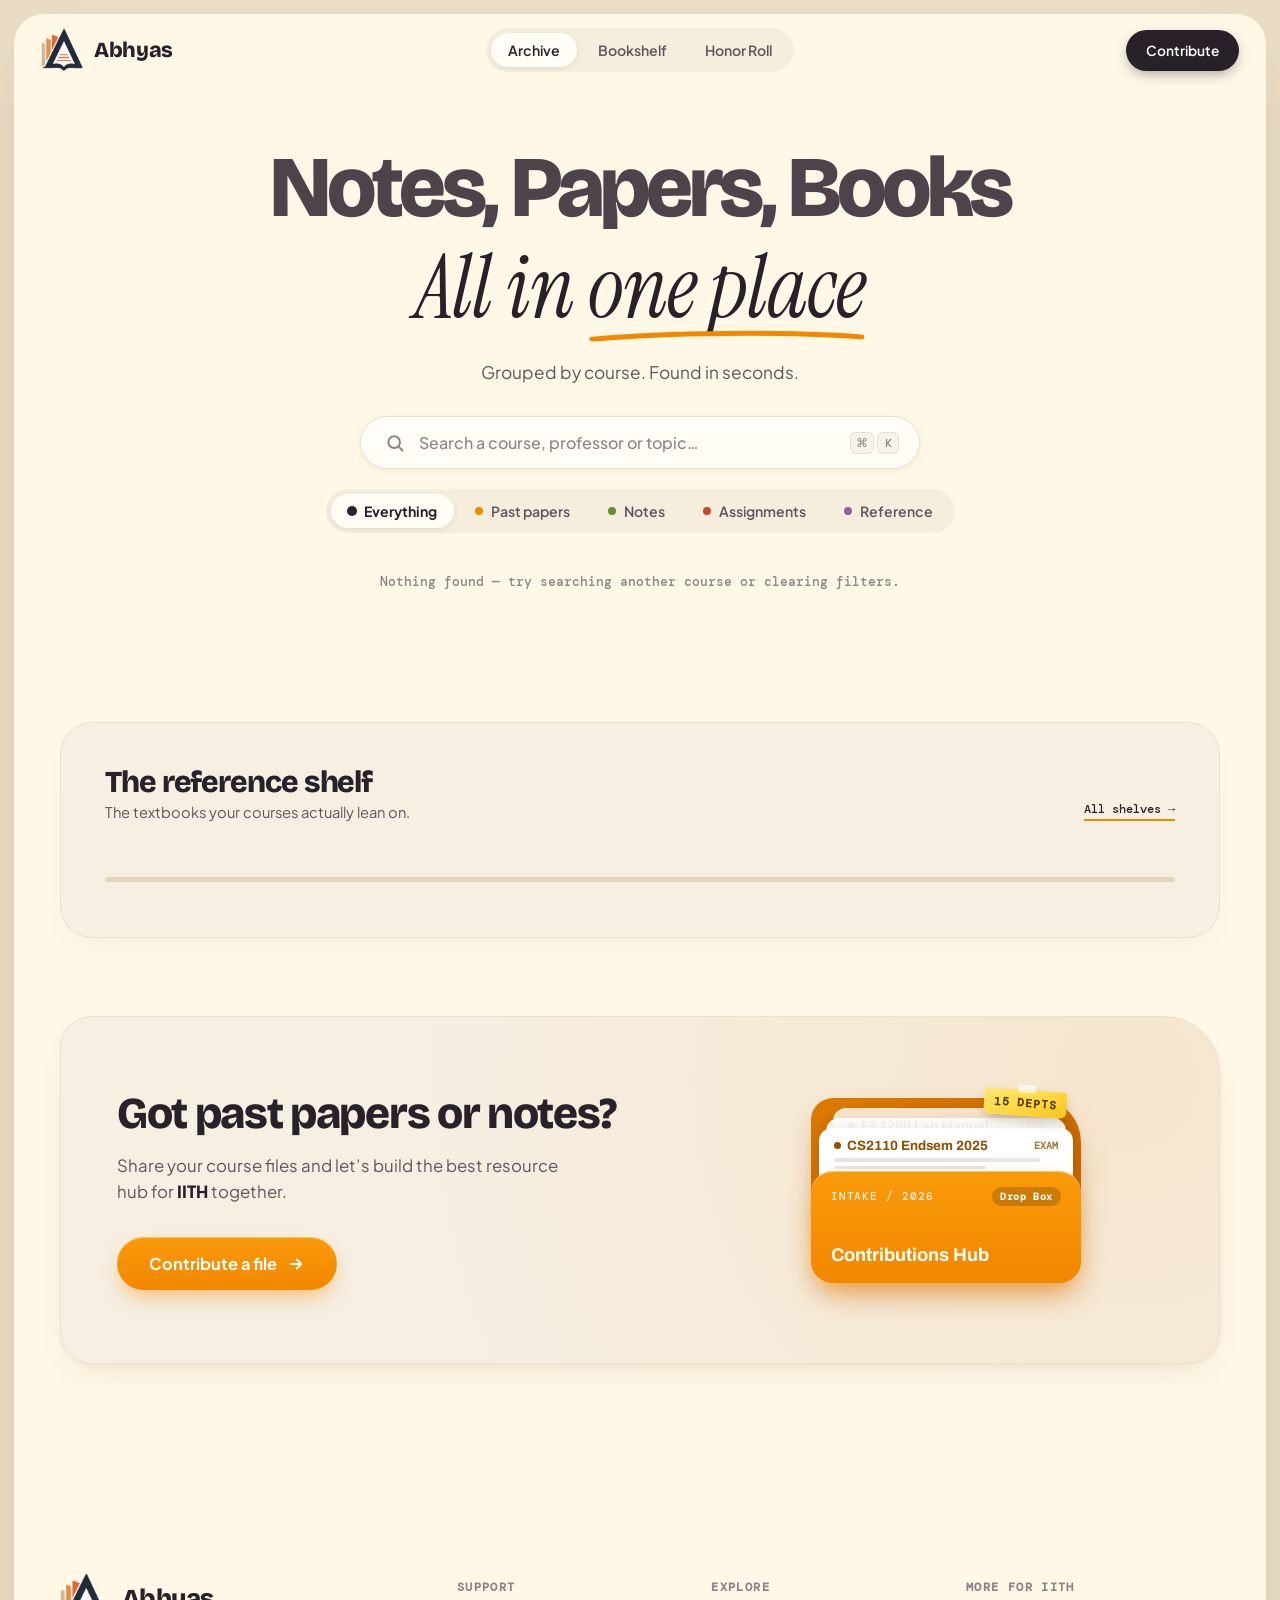
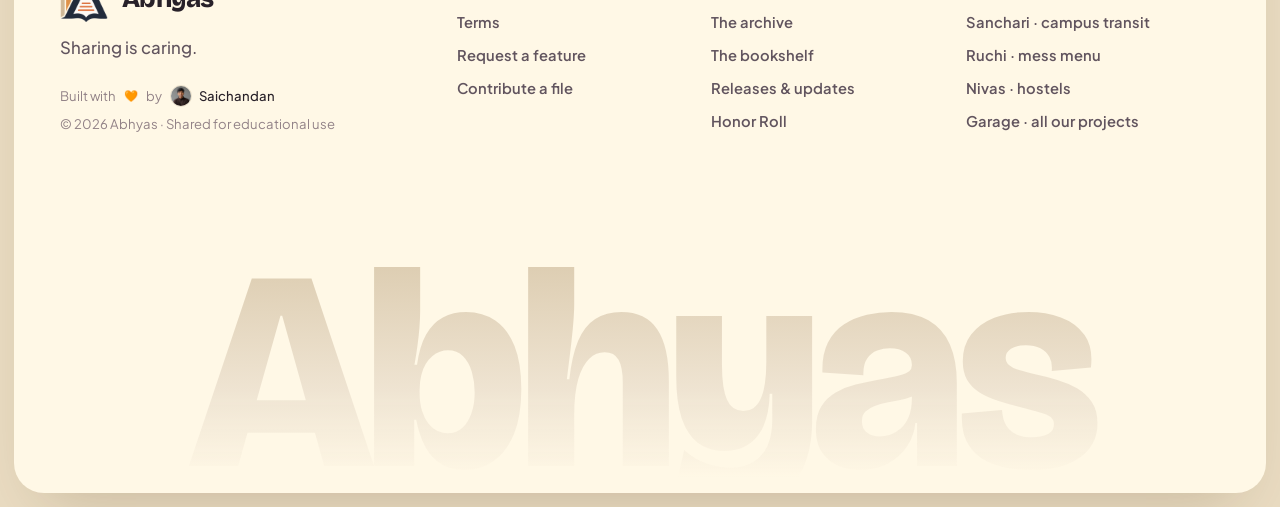
<file: index.html>
<!DOCTYPE html>
<html lang="en">
<head>
<meta charset="UTF-8">
<meta name="viewport" content="width=device-width, initial-scale=1.0">
<link rel="icon" type="image/png" href="assets/abhyas-mark.png">
<title>Abhyas</title>
<link rel="preconnect" href="https://fonts.googleapis.com">
<link rel="preconnect" href="https://fonts.gstatic.com" crossorigin>
<link href="https://fonts.googleapis.com/css2?family=Archivo:wght@700&family=Bricolage+Grotesque:opsz,wght@12..96,700;12..96,800&family=DM+Mono:wght@400;500&family=Instrument+Serif:ital@0;1&family=Newsreader:ital,opsz,wght@1,6..72,300;1,6..72,400&family=Plus+Jakarta+Sans:wght@400;500;600;700;800&display=swap" rel="stylesheet">
<link rel="stylesheet" href="styles.css?v=165">
</head>
<body>
<div class="shell">

  <header class="top">
    <div class="wrap top-in">
      <a class="logo" href="index.html"><img src="assets/abhyas-mark.png" alt="" width="42" height="42"> Abhyas</a>
      <nav>
        <a class="on" href="index.html">Archive</a>
        <a href="library.html">Bookshelf</a>
        <a href="leaderboard.html">Honor Roll</a>
      </nav>
      <a class="btn-add" href="contribute.html">Contribute</a>
      <button class="menu-toggle" id="menuToggle" aria-label="Toggle navigation menu" aria-expanded="false" type="button">
        <span></span>
        <span></span>
        <span></span>
      </button>
    </div>
  </header>

  <section class="hero" id="archive">
    <div class="wrap">
      <h1>
        <span class="h-muted"><span class="h-word" style="--w:0">Notes,</span> <span class="h-word" style="--w:1">Papers,</span> <span class="h-word" style="--w:2">Books</span></span>
        <span class="h-serif"><span class="h-word" style="--w:3">All</span> <span class="h-word" style="--w:4">in</span> <span class="h-underline"><span class="h-word" style="--w:5">one</span> <span class="h-word" style="--w:6">place</span><svg class="h-underline-svg no-split" viewBox="0 0 160 14" fill="none" preserveAspectRatio="none"><path d="M3 10C45 4 115 3 157 8" stroke="var(--papers)" stroke-width="4.5" stroke-linecap="round"/></svg></span></span>
      </h1>
      <p class="hero-sub">Grouped by course. Found in seconds.</p>

      <div class="search">
        <svg viewBox="0 0 24 24" width="20" height="20" fill="none" stroke="currentColor" stroke-width="2.4" stroke-linecap="round"><circle cx="11" cy="11" r="7"/><path d="M21 21l-4.3-4.3"/></svg>
        <input id="q" type="text" placeholder="Search a course, professor or topic…" autocomplete="off">
        <div class="search-kbd" title="Press ⌘K or / to search"><kbd>⌘</kbd><kbd>K</kbd></div>
      </div>
      <div class="pills">
        <button class="pill on" data-kind="all" type="button"><i></i> Everything</button>
        <button class="pill" data-kind="papers" type="button"><i style="background:var(--papers)"></i> Past papers</button>
        <button class="pill" data-kind="notes" type="button"><i style="background:var(--notes)"></i> Notes</button>
        <button class="pill" data-kind="assignment" type="button"><i style="background:var(--assignment)"></i> Assignments</button>
        <button class="pill" data-kind="reference" type="button"><i style="background:var(--reference)"></i> Reference</button>
      </div>
      <p class="count" id="count"></p>
    </div>
  </section>

  <main class="wrap">
    <div class="grid" id="grid"></div>

    <section class="library">
      <div class="lib-head">
        <div>
          <h2>The reference shelf</h2>
          <p>The textbooks your courses actually lean on.</p>
        </div>
        <a class="lib-hint lib-all" href="library.html">All shelves &rarr;</a>
      </div>
      <div class="shelf">
        <div class="shelf-row" id="shelfRow"></div>
      </div>
    </section>

    <!-- Global Pre-Footer CTA -->
    <section class="global-cta">
      <div class="cta-folder-card">
        
        <!-- Left Text Column -->
        <div class="cf-left">
          <h2 class="cf-title">
            <span class="h-solid">Got past papers or notes?</span>
          </h2>

          <p class="cf-desc">
            Share your course files and let’s build the best resource hub <span class="cf-nowrap">for <b>IITH</b> together.</span>
          </p>

          <div class="cf-actions">
            <a class="cta-solid cf-btn" href="contribute.html">
              Contribute a file
              <svg viewBox="0 0 24 24" width="18" height="18" fill="none" stroke="currentColor" stroke-width="2.4" stroke-linecap="round" stroke-linejoin="round"><path d="M5 12h14M13 6l6 6-6 6"/></svg>
            </a>
          </div>
        </div>

        <!-- Right Folder Artifact (Interactive Physics) -->
        <div class="cf-right">
          <div class="cf-stage" aria-hidden="true">
            <div class="cf-folder">
              
              <!-- Yellow Sticky Note -->
              <div class="cf-sticky">15 Depts</div>

              <!-- Folder Back Panel -->
              <div class="cf-fback"></div>
              
              <!-- Sheet 3: Terracotta (Assignments) -->
              <div class="cf-sheet cf-s3">
                <div class="cf-sheet-header">
                  <div class="cf-sheet-tag"><i></i> EE1200 Lab Manual</div>
                  <span class="cf-sheet-badge">Labs</span>
                </div>
                <div class="cf-sheet-lines"><span></span><span></span></div>
              </div>

              <!-- Sheet 2: Olive (Notes & Slides) -->
              <div class="cf-sheet cf-s2">
                <div class="cf-sheet-header">
                  <div class="cf-sheet-tag"><i></i> MA1110 Lecture Deck</div>
                  <span class="cf-sheet-badge">Slides</span>
                </div>
                <div class="cf-sheet-lines"><span></span><span></span></div>
              </div>

              <!-- Sheet 1: Amber (Past Exam Paper) -->
              <div class="cf-sheet cf-s1">
                <div class="cf-sheet-header">
                  <div class="cf-sheet-tag"><i></i> CS2110 Endsem 2025</div>
                  <span class="cf-sheet-badge">Exam</span>
                </div>
                <div class="cf-sheet-lines"><span></span><span></span></div>
              </div>

              <!-- Folder Front Pocket Flap -->
              <div class="cf-ffront">
                <div class="cf-ffront-top">
                  <span class="cf-ffront-code">INTAKE / 2026</span>
                  <span class="cf-ffront-pill">Drop Box</span>
                </div>
                <h3 class="cf-ffront-title">Contributions Hub</h3>
              </div>

            </div>
          </div>
        </div>

      </div>
    </section>
  </main>

  <footer class="foot">
    <div class="wrap">
      <div class="foot-top">

        <div class="foot-brand">
          <a class="foot-mark" href="index.html"><img src="assets/abhyas-mark.png" alt="" width="42" height="42"> Abhyas</a>
          <p class="foot-blurb">Sharing is caring.</p>
          <div class="foot-fine">
            <span class="foot-by">Built with <span class="foot-heart">🧡</span> by <a class="foot-person" href="https://github.com/chandanmettu" target="_blank" rel="noopener noreferrer"><img src="assets/chandan.png" alt="" width="22" height="22" onerror="this.remove()"><b>Saichandan</b></a></span>
            <span>&copy; 2026 Abhyas &middot; Shared for educational use</span>
          </div>
        </div>

        <div class="foot-col">
          <h3>Support</h3>
          <ul>
            <li><a href="terms.html">Terms</a></li>
            <li><a href="mailto:ms24btech11021@iith.ac.in?subject=Feature%20Request">Request a feature</a></li>
            <li><a href="contribute.html">Contribute a file</a></li>
          </ul>
        </div>

        <div class="foot-col">
          <h3>Explore</h3>
          <ul>
            <li><a href="index.html">The archive</a></li>
            <li><a href="library.html">The bookshelf</a></li>
            <li><a href="releases.html">Releases &amp; updates</a></li>
            <li><a href="leaderboard.html">Honor Roll</a></li>
          </ul>
        </div>

        <div class="foot-col">
          <h3>More for IITH</h3>
          <ul>
            <li><a href="https://sanchari.iith.online">Sanchari &middot; campus transit</a></li>
            <li><a href="https://ruchi.iith.online">Ruchi &middot; mess menu</a></li>
            <li><a href="https://nivas.iith.online">Nivas &middot; hostels</a></li>
            <li><a href="https://iith.online">Garage &middot; all our projects</a></li>
          </ul>
        </div>

      </div>

    </div>

    <div class="wrap foot-word-wrap">
      <div class="foot-word" aria-hidden="true">Abhyas</div>
    </div>
  </footer>

</div>

<!-- Book Detail Modal -->
<div class="modal" id="bookModal" role="dialog" aria-modal="true" aria-labelledby="modalBody" hidden>
  <div class="modal-back"></div>
  <div class="modal-card">
    <button class="modal-close" id="modalClose" type="button" aria-label="Close">&times;</button>
    <div class="modal-cover" id="modalCover"></div>
    <div class="modal-page">
      <div id="modalBody"></div>
      <div class="flap" id="modalFlap" aria-hidden="true"></div>
    </div>
  </div>
</div>

<!-- Course Folder Detail Modal -->
<div class="modal" id="folderModal" role="dialog" aria-modal="true" aria-labelledby="fmTitle" hidden>
  <div class="modal-back"></div>
  <div class="folder-modal-card">
    <button class="modal-close" id="folderModalClose" type="button" aria-label="Close">&times;</button>
    <div class="fm-header">
      <div class="fm-meta-row">
        <span class="fm-badge-dept" id="fmDept">Computer Science</span>
        <span class="fm-badge-code" id="fmCode">CS2010</span>
      </div>
      <h2 class="fm-title" id="fmTitle">Data Structures and Algorithms</h2>
      <p class="fm-sub" id="fmSub">All resources for this course, organized by category.</p>
      <div class="fm-tabs" id="fmTabs">
        <button class="fm-tab on" data-fmtab="all" type="button">All Files (<span id="fmTabAllCount">0</span>)</button>
        <button class="fm-tab" data-fmtab="papers" type="button">Past Papers</button>
        <button class="fm-tab" data-fmtab="notes" type="button">Notes & Slides</button>
        <button class="fm-tab" data-fmtab="assignment" type="button">Assignments</button>
        <button class="fm-tab" data-fmtab="reference" type="button">Reference Books</button>
      </div>
    </div>
    <div class="fm-body" id="fmBody">
      <!-- Dynamically generated resource rows -->
    </div>
    <div class="fm-footer">
      <button class="btn-share-course" id="fmShareBtn" type="button">
        <svg viewBox="0 0 24 24" width="16" height="16" fill="none" stroke="currentColor" stroke-width="2.2" stroke-linecap="round"><path d="M21 15v4a2 2 0 0 1-2 2H5a2 2 0 0 1-2-2v-4"/><polyline points="17 8 12 3 7 8"/><line x1="12" y1="3" x2="12" y2="15"/></svg>
        Upload a file to this course
      </button>
    </div>
  </div>
</div>

<!-- Share / Contribute Resource Modal -->
<div class="modal" id="shareModal" role="dialog" aria-modal="true" aria-labelledby="shareModalTitle" hidden>
  <div class="modal-back"></div>
  <div class="share-modal-card">
    <button class="modal-close" id="shareModalClose" type="button" aria-label="Close">&times;</button>
    <div class="sm-header">
      <div class="sm-icon">
        <svg viewBox="0 0 24 24" width="28" height="28" fill="none" stroke="currentColor" stroke-width="2.2" stroke-linecap="round" stroke-linejoin="round"><path d="M21 15v4a2 2 0 0 1-2 2H5a2 2 0 0 1-2-2v-4"/><polyline points="17 8 12 3 7 8"/><line x1="12" y1="3" x2="12" y2="15"/></svg>
      </div>
      <h2 class="sm-title" id="shareModalTitle">Share Course Resources</h2>
      <p class="sm-sub">Help fellow students by uploading past papers, lecture notes, or assignments.</p>
    </div>
    <div class="sm-dropzone" id="smDropzone">
      <svg viewBox="0 0 24 24" width="36" height="36" fill="none" stroke="currentColor" stroke-width="1.8"><path d="M14 2H6a2 2 0 0 0-2 2v16a2 2 0 0 0 2 2h12a2 2 0 0 0 2-2V8z"/><polyline points="14 2 14 8 20 8"/><line x1="12" y1="18" x2="12" y2="12"/><line x1="9" y1="15" x2="12" y2="12"/><line x1="15" y1="15" x2="12" y2="12"/></svg>
      <b>Drag & drop your file here</b>
      <span>PDF, PPTX, DOCX, ZIP up to 50MB</span>
      <button class="cta-solid sm-choose-btn" type="button">Browse Files</button>
      <input type="file" id="smFileInput" style="display:none" multiple>
    </div>
    <form class="sm-form" id="smForm" onsubmit="event.preventDefault();">
      <div class="sm-field">
        <label for="smCourseInput">Course Name or Code</label>
        <input type="text" id="smCourseInput" placeholder="e.g. Data Structures (CS2010)" required>
      </div>
      <div class="sm-grid">
        <div class="sm-field">
          <label for="smTypeSelect">Resource Type</label>
          <select id="smTypeSelect">
            <option value="papers">Past Exam Paper / Quiz</option>
            <option value="notes">Lecture Notes / Slides</option>
            <option value="assignment">Assignment / Lab Sheet</option>
            <option value="reference">Reference Book</option>
          </select>
        </div>
        <div class="sm-field">
          <label for="smDeptSelect">Branch</label>
          <select id="smDeptSelect"></select>
        </div>
        <div class="sm-field">
          <label for="smYearInput">Academic Year / Sem</label>
          <input type="text" id="smYearInput" placeholder="e.g. 2024 &middot; Sem 3">
        </div>
      </div>
      <button class="cta-solid sm-submit-btn" id="smSubmitBtn" type="submit">Submit Resource</button>
    </form>
  </div>
</div>

<!-- Floating Toast Notification -->
<div class="toast" id="toast" aria-live="polite" hidden></div>

<!-- Mobile nav menu + backdrop: moved outside .shell, which has
     overflow:clip. position:fixed descendants of an overflow:clip/
     hidden ancestor get clipped/broken (most reliably reproducible
     on iOS Safari) even though fixed is meant to be viewport-relative
     regardless of DOM nesting. .toast already lives out here for the
     same reason. -->
  <div class="mobile-menu" id="mobileMenu" aria-hidden="true">
    <ul class="mobile-nav-list">
      <li>
        <a class="mobile-nav-link active" href="index.html">
          <div class="mobile-nav-left">
            <div class="mobile-nav-icon">
              <svg viewBox="0 0 24 24" width="16" height="16" fill="none" stroke="currentColor" stroke-width="2.2" stroke-linecap="round"><path d="M4 19.5A2.5 2.5 0 0 1 6.5 17H20"/><path d="M6.5 2H20v20H6.5A2.5 2.5 0 0 1 4 19.5v-15A2.5 2.5 0 0 1 6.5 2z"/></svg>
            </div>
            <span>Archive</span>
          </div>
        </a>
      </li>
      <li>
        <a class="mobile-nav-link" href="library.html">
          <div class="mobile-nav-left">
            <div class="mobile-nav-icon">
              <svg viewBox="0 0 24 24" width="16" height="16" fill="none" stroke="currentColor" stroke-width="2.2" stroke-linecap="round"><path d="M4 6h16M4 12h16M4 18h7"/></svg>
            </div>
            <span>Bookshelf</span>
          </div>
        </a>
      </li>
      <li>
        <a class="mobile-nav-link" href="leaderboard.html">
          <div class="mobile-nav-left">
            <div class="mobile-nav-icon">
              <svg viewBox="0 0 24 24" width="16" height="16" fill="none" stroke="currentColor" stroke-width="2.2" stroke-linecap="round"><path d="M6 9H4.5a2.5 2.5 0 0 1 0-5H6M18 9h1.5a2.5 2.5 0 0 0 0-5H18M4 22h16M10 14.66V17c0 .55-.45 1-1 1H7v4h10v-4h-2c-.55 0-1-.45-1-1v-2.34M7 4h10v6a5 5 0 0 1-10 0V4z"/></svg>
            </div>
            <span>Honor Roll</span>
          </div>
        </a>
      </li>
      <li>
        <a class="mobile-nav-link" href="releases.html">
          <div class="mobile-nav-left">
            <div class="mobile-nav-icon">
              <svg viewBox="0 0 24 24" width="16" height="16" fill="none" stroke="currentColor" stroke-width="2.2" stroke-linecap="round"><path d="M12 2v4M12 18v4M4.93 4.93l2.83 2.83M16.24 16.24l2.83 2.83M2 12h4M18 12h4M4.93 19.07l2.83-2.83M16.24 7.76l2.83-2.83"/></svg>
            </div>
            <span>Releases</span>
          </div>
        </a>
      </li>
      <li>
        <a class="mobile-nav-link" href="terms.html">
          <div class="mobile-nav-left">
            <div class="mobile-nav-icon">
              <svg viewBox="0 0 24 24" width="16" height="16" fill="none" stroke="currentColor" stroke-width="2.2" stroke-linecap="round"><path d="M14 2H6a2 2 0 0 0-2 2v16a2 2 0 0 0 2 2h12a2 2 0 0 0 2-2V8z"/><polyline points="14 2 14 8 20 8"/></svg>
            </div>
            <span>Terms & Rules</span>
          </div>
        </a>
      </li>
    </ul>

    <div class="mobile-divider"></div>

    <a class="mobile-menu-cta" href="contribute.html">
      <div style="display:flex; align-items:center; gap:8px;">
        <span class="mobile-cta-pulse"></span>
        <span>Contribute to Archive</span>
      </div>
      <svg viewBox="0 0 24 24" width="18" height="18" fill="none" stroke="currentColor" stroke-width="2.4" stroke-linecap="round"><path d="M5 12h14M12 5l7 7-7 7"/></svg>
    </a>
  </div>

  <div class="mobile-backdrop" id="mobileBackdrop"></div>

<script src="lenis.min.js"></script>
<script src="smooth.js?v=10"></script>
<script src="data.js?v=14"></script>
<script src="books.js?v=8"></script>
<script src="app.js?v=19"></script>
</body>
</html>
</file>
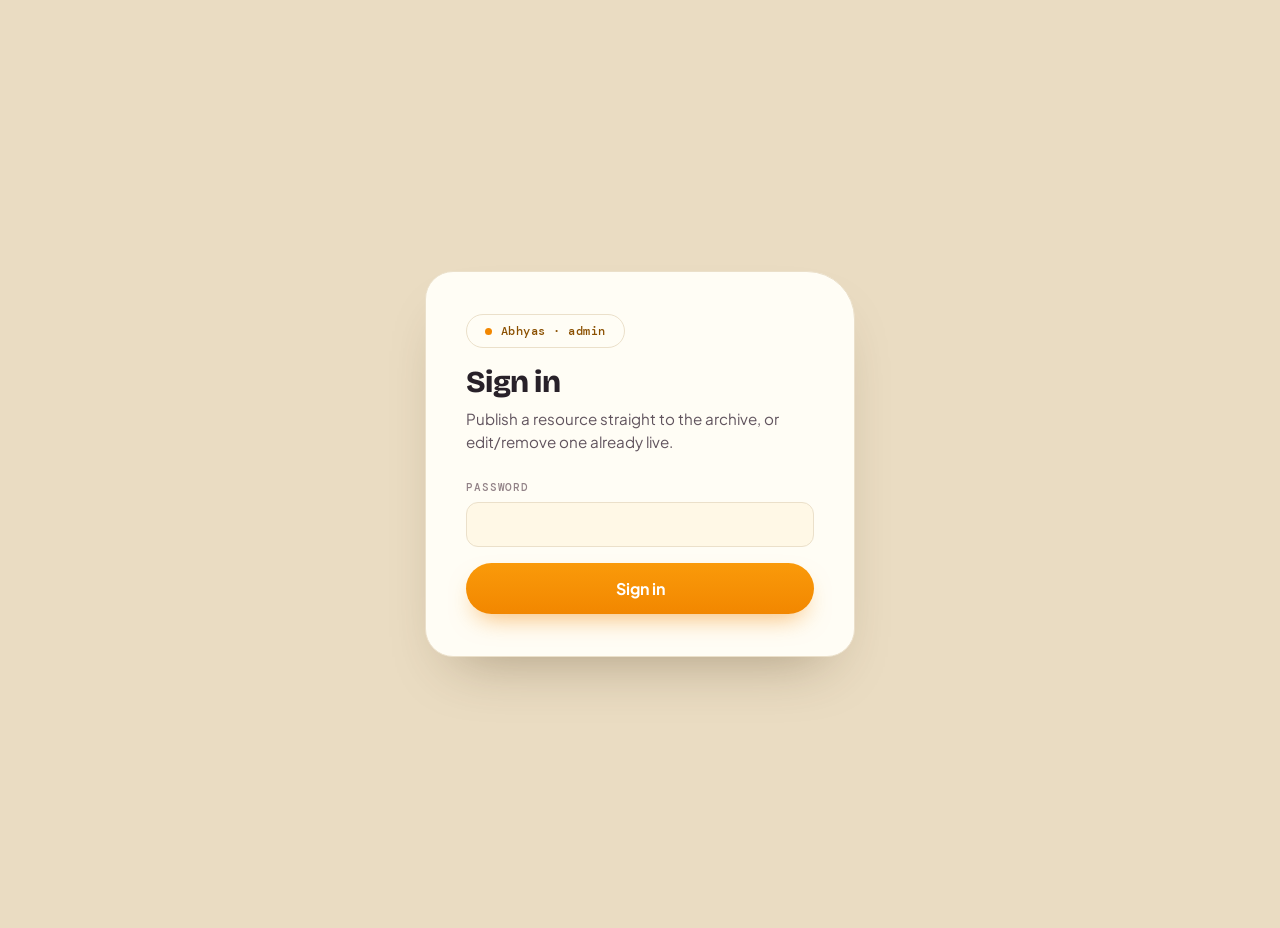
<file: admin/index.html>
<!DOCTYPE html>
<html lang="en">
<head>
<meta charset="UTF-8">
<meta name="viewport" content="width=device-width, initial-scale=1.0">
<meta name="robots" content="noindex, nofollow">
<link rel="icon" type="image/png" href="../assets/abhyas-mark.png">
<title>Admin &middot; Abhyas</title>
<link rel="preconnect" href="https://fonts.googleapis.com">
<link rel="preconnect" href="https://fonts.gstatic.com" crossorigin>
<link href="https://fonts.googleapis.com/css2?family=Archivo:wght@700&family=Bricolage+Grotesque:opsz,wght@12..96,700;12..96,800&family=DM+Mono:wght@400;500&family=Plus+Jakarta+Sans:wght@400;500;600;700;800&display=swap" rel="stylesheet">
<link rel="stylesheet" href="admin.css?v=13">
</head>
<body>

<!-- ============================================================
     Login gate. The real check happens server-side; this only
     hides the console until the session cookie exists.
     ============================================================ -->
<div class="ab-login-wrap" id="loginWrap">
  <form class="ab-login" id="loginForm">
    <span class="ab-kicker"><i></i> Abhyas · admin</span>
    <h1>Sign in</h1>
    <p>Publish a resource straight to the archive, or edit/remove one already live.</p>
    <p class="ab-err" id="loginErr" hidden></p>
    <label class="ab-field">
      <span>Password</span>
      <input type="password" id="pw" autocomplete="current-password" required>
    </label>
    <button class="ab-btn-primary" type="submit">Sign in</button>
  </form>
</div>

<!-- ============================================================
     Console
     ============================================================ -->
<div class="ab-shell" id="console" hidden>

  <div class="ab-top">
    <div class="ab-brand">
      <img src="../assets/abhyas-mark.png" alt="" width="34" height="34">
      <b>Abhyas</b>
      <span>Admin</span>
    </div>
    <div class="ab-topright">
      <span class="ab-who" id="who"></span>
      <button class="ab-logout" type="button" id="logout">Sign out</button>
    </div>
  </div>

  <div class="ab-stats">
    <div class="ab-stat is-live"><b id="sPublished">0</b><span>Published</span></div>
    <div class="ab-stat"><b id="sContrib">0</b><span>Contributors</span></div>
    <div class="ab-stat"><b id="sPending">0</b><span>Pending review</span></div>
  </div>

  <div class="ab-tabs" id="tabs" role="group" aria-label="Queue filter">
    <button class="ab-tab on" type="button" data-tab="pending">Pending <i id="cPending">0</i></button>
    <button class="ab-tab" type="button" data-tab="published">Published <i id="cPublished">0</i></button>
    <button class="ab-tab" type="button" data-tab="trash">Trash <i id="cTrash">0</i></button>
    <button class="ab-tab" type="button" data-tab="people">Contributors <i id="cPeople">0</i></button>
  </div>

  <div class="ab-toolbar">
    <input class="ab-search" type="search" id="search" placeholder="Search by title, code, or contributor&hellip;">
    <button class="ab-review-btn" type="button" id="btnAdd">+ Add resource</button>
  </div>

  <!-- Reuses the site's own .pill component (styles.css) rather than a
       second filter-pill implementation just for the admin console. -->
  <div class="ab-filters" id="filterBar">
    <div class="pills">
      <button class="pill on" data-kind="all" type="button"><i></i> Everything</button>
      <button class="pill" data-kind="papers" type="button"><i style="background:var(--papers)"></i> Past papers</button>
      <button class="pill" data-kind="notes" type="button"><i style="background:var(--notes)"></i> Notes</button>
      <button class="pill" data-kind="assignment" type="button"><i style="background:var(--assignment)"></i> Assignments</button>
      <button class="pill" data-kind="reference" type="button"><i style="background:var(--reference)"></i> Reference</button>
    </div>
    <select class="ab-filter-select" id="filterDept"><option value="all">Branch: All</option></select>
    <select class="ab-filter-select" id="filterYear"><option value="all">Year: All</option></select>
  </div>

  <div class="ab-queue" id="queue"></div>
</div>

<!-- ============================================================
     Add / edit — PDF preview on the left, editable metadata on
     the right. When adding, the preview is the file you just
     picked, rendered entirely in your browser before anything is
     uploaded. When editing, it's the file already live on the site.
     ============================================================ -->
<div class="ab-review" id="review" role="dialog" aria-modal="true" aria-labelledby="revTitle">
  <div class="ab-review-back" id="reviewBack"></div>
  <div class="ab-review-panel">

    <div class="ab-pdf" id="pdfPane"></div>

    <div class="ab-side">
      <div class="ab-side-head">
        <h2 id="revTitle">Add resource</h2>
        <button class="ab-close" type="button" id="revClose" aria-label="Close">&times;</button>
      </div>

      <div class="ab-side-body">
        <p class="ab-warn" id="dupeWarn" hidden></p>
        <p class="ab-hint" id="submissionInfo" hidden></p>

        <label class="ab-field" id="fileField">
          <span id="fileFieldLabel">PDF file</span>
          <input type="file" id="fFile" accept="application/pdf">
        </label>
        <!-- A reference book has nowhere legal to host the actual text —
             it's a pointer to a real book, not a copy of one — so it skips
             the file entirely and takes a link out instead. Any other type
             still requires the PDF field above. -->
        <p class="ab-hint" id="noFileHint" hidden>Reference books don't need a file — add a link to find it online instead.</p>

        <label class="ab-field">
          <span>Course code</span>
          <input type="text" id="fCode" list="codeList" placeholder="CS2110">
        </label>
        <datalist id="codeList"></datalist>
        <p class="ab-hint" id="codeHint" hidden></p>

        <label class="ab-field">
          <span>Course name</span>
          <input type="text" id="fCourse">
        </label>

        <label class="ab-field">
          <span>Branch</span>
          <select id="fDept"></select>
        </label>

        <div class="ab-row2">
          <label class="ab-field">
            <span>Type</span>
            <select id="fType">
              <option value="papers">Past paper / quiz</option>
              <option value="notes">Notes / slides</option>
              <option value="assignment">Assignment / lab</option>
              <option value="reference">Reference book</option>
            </select>
          </label>
          <!-- A span, not a bare number: see academicYear() in data.js for
               why "2025" on its own is the one field two people reliably
               fill in two different ways. The option VALUE is still the
               single start-year integer the record stores. -->
          <label class="ab-field">
            <span>Academic year</span>
            <select id="fYear"></select>
          </label>
        </div>

        <!-- Free text, not a fixed <select>: the Contribute page offers this
             same field as open text ("Resource Title / Specifics"), so a
             submission can arrive saying "Quiz 2" or "Lab Manual". A select
             with four options silently blanked anything outside its list on
             review, losing what the student actually wrote. The datalist
             keeps the common answers one keystroke away without closing the
             door on the rest. -->
        <label class="ab-field">
          <span>Exam type</span>
          <input type="text" id="fExam" list="examList" placeholder="Mid-Sem, Quiz 2, Lab Manual… (optional)" autocomplete="off">
          <datalist id="examList">
            <option value="Mid-Sem"></option>
            <option value="End-Sem"></option>
            <option value="Quiz 1"></option>
            <option value="Quiz 2"></option>
            <option value="Makeup"></option>
            <option value="Lecture Notes"></option>
            <option value="Lab Manual"></option>
          </datalist>
        </label>

        <!-- The headline shown on the card, the resource page and search.
             It is normally derived (course — exam type) and stays derived
             while this is blank, so correcting a course name corrects the
             title everywhere too. Type here only to override that. -->
        <label class="ab-field" id="titleField">
          <span>Display title</span>
          <input type="text" id="fTitle" autocomplete="off">
        </label>
        <p class="ab-hint" id="titleHint">Leave blank to build it from the course name and exam type.</p>

        <!-- Reference books carry the payload library.html renders. Without it
             the Bookshelf filters the record out and the shelf shows nothing. -->
        <div id="bookFields" hidden>
          <label class="ab-field"><span>Book title</span><input type="text" id="fBookTitle" placeholder="Thomas' Calculus"></label>
          <div class="ab-row2">
            <label class="ab-field"><span>Book author</span><input type="text" id="fBookAuthor"></label>
            <label class="ab-field"><span>Publisher</span><input type="text" id="fBookPublisher"></label>
          </div>
          <div class="ab-row2">
            <label class="ab-field"><span>Pages</span><input type="number" id="fBookPages" min="1"></label>
            <label class="ab-field">
              <span>Cover</span>
              <select id="fBookCover">
                <option value="ink">Ink</option><option value="amber">Amber</option>
                <option value="crimson">Crimson</option><option value="mint">Mint</option>
                <option value="violet">Violet</option><option value="sky">Sky</option>
              </select>
            </label>
          </div>
          <label class="ab-field"><span>Summary</span><textarea id="fBookGist" rows="5" placeholder="A couple of paragraphs on what the book covers and why it's on this list."></textarea></label>
          <label class="ab-field"><span>Link to find it online</span><input type="url" id="fBookLink" placeholder="https://..."></label>
        </div>

        <label class="ab-field">
          <span>Professor</span>
          <input type="text" id="fProf" placeholder="Comma-separated if more than one">
        </label>

        <div class="ab-row2">
          <label class="ab-field">
            <span>Contributor</span>
            <input type="text" id="fContrib" placeholder="Leave blank for no credit">
          </label>
          <label class="ab-field">
            <span>Roll number</span>
            <input type="text" id="fRoll" placeholder="MS24BTECH11021" maxlength="20" autocomplete="off">
          </label>
        </div>
      </div>

      <div class="ab-side-foot">
        <button class="ab-reject" type="button" id="btnDelete" hidden>Delete</button>
        <button class="ab-reject" type="button" id="btnReject" hidden>Reject</button>
        <button class="ab-approve" type="button" id="btnSave">Publish</button>
      </div>
    </div>

  </div>
</div>

<!-- Same toast used site-wide (styles.css) — not a separate admin-only notification system. -->
<div class="toast" id="toast" aria-live="polite" hidden></div>

<script src="../data.js?v=14"></script>
<script src="admin.js?v=26"></script>
</body>
</html>
</file>
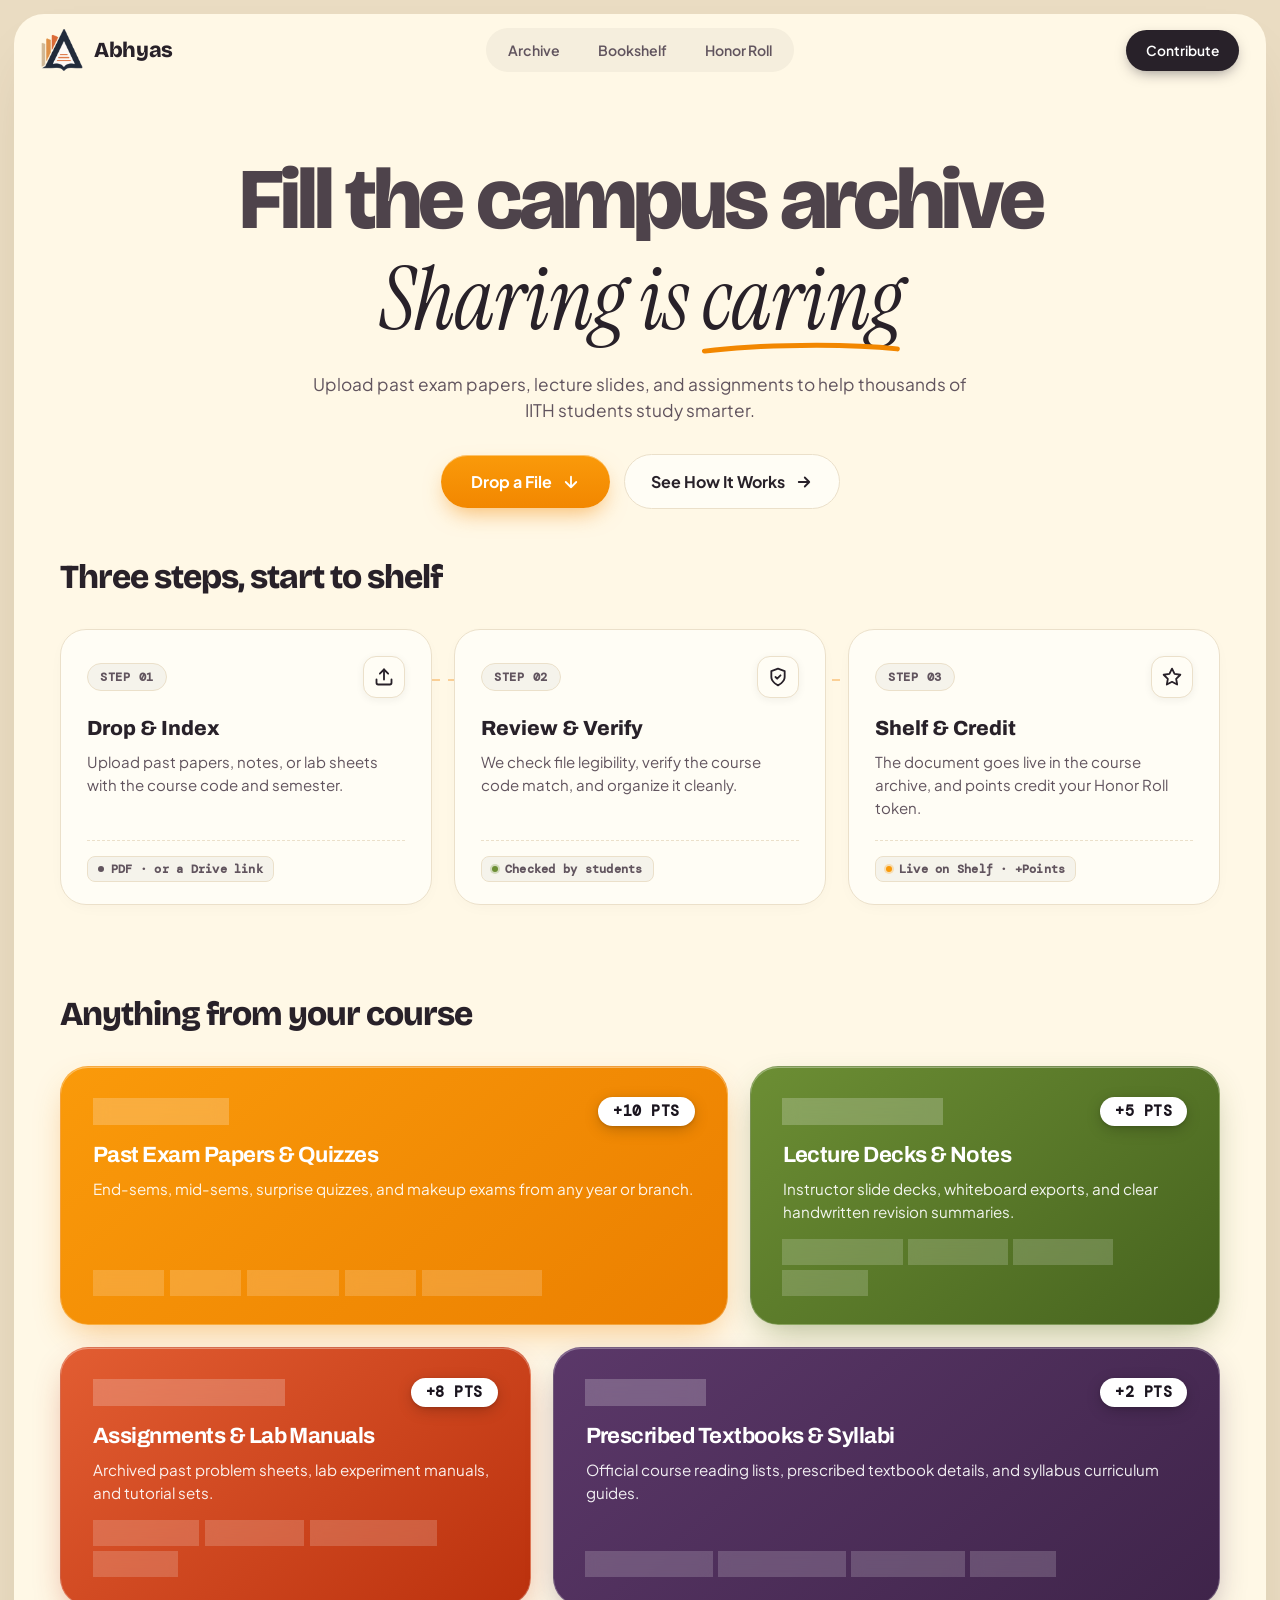
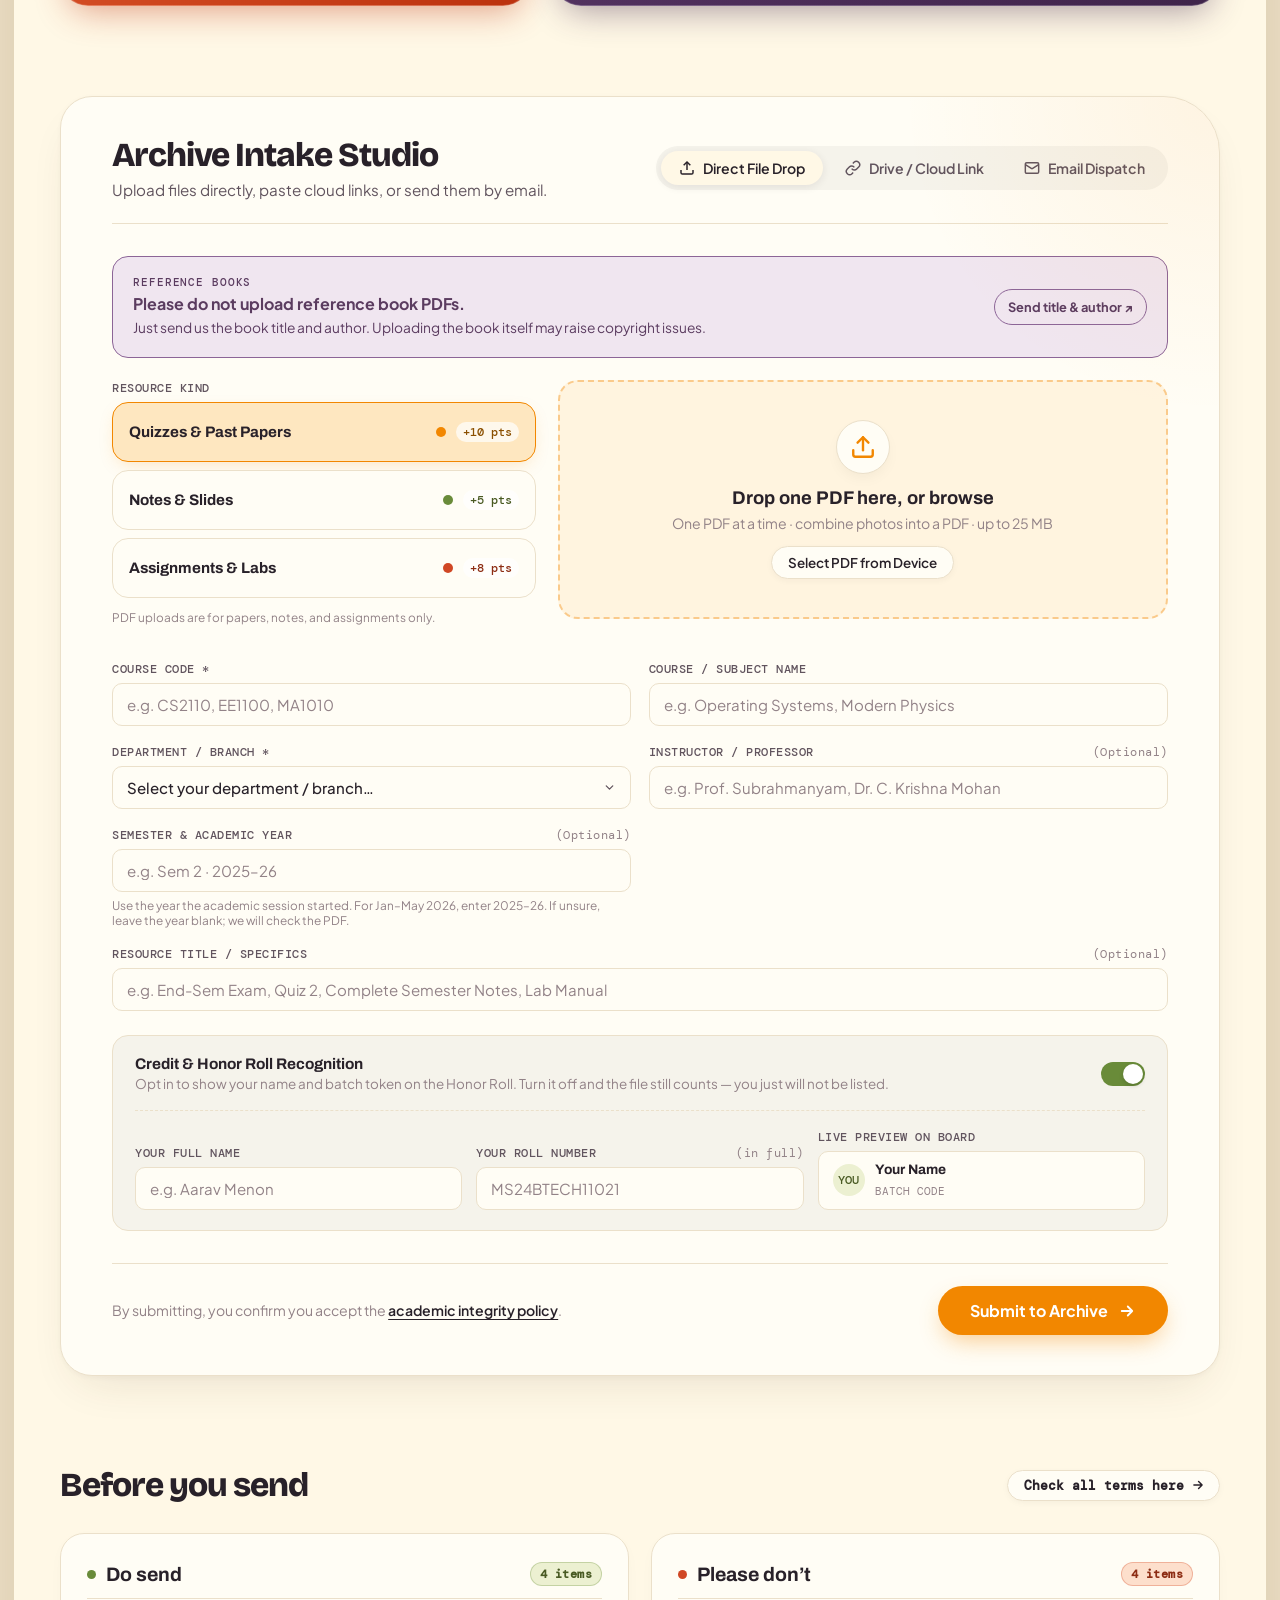
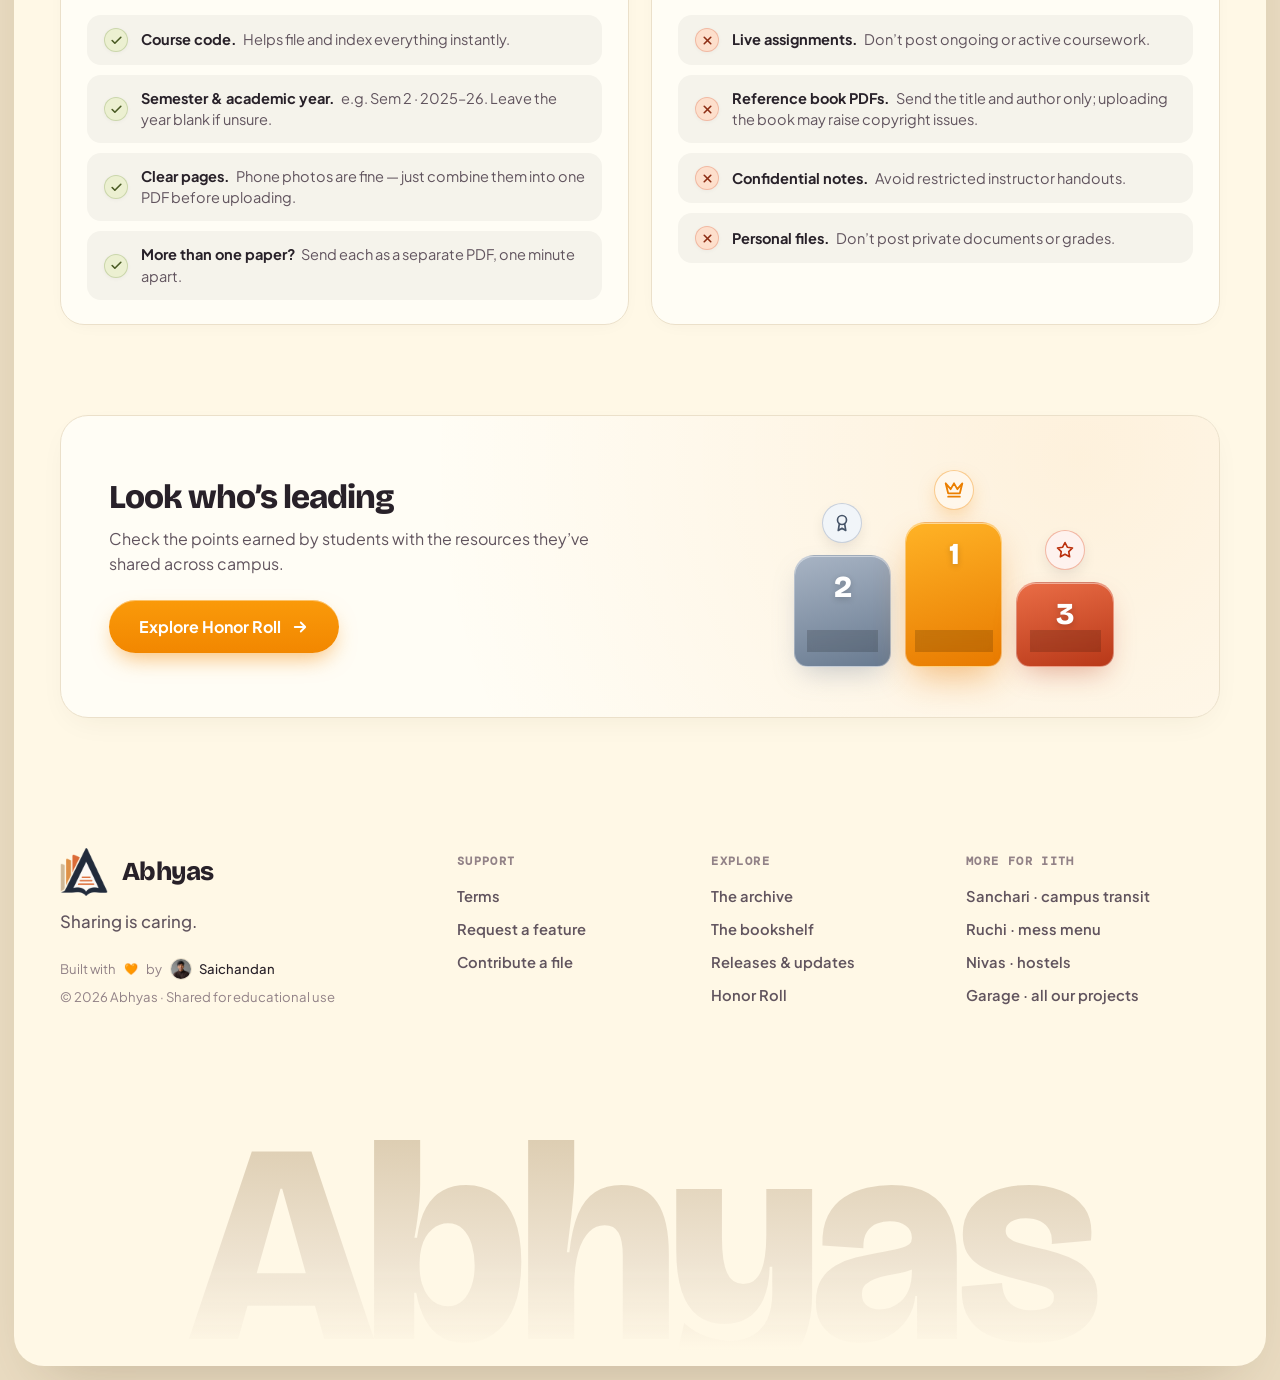
<file: contribute.html>
<!DOCTYPE html>
<html lang="en">
<head>
<meta charset="UTF-8">
<meta name="viewport" content="width=device-width, initial-scale=1.0">
<link rel="icon" type="image/png" href="assets/abhyas-mark.png">
<title>Contribute &middot; Abhyas</title>
<link rel="preconnect" href="https://fonts.googleapis.com">
<link rel="preconnect" href="https://fonts.gstatic.com" crossorigin>
<link href="https://fonts.googleapis.com/css2?family=Archivo:wght@700&family=Bricolage+Grotesque:opsz,wght@12..96,700;12..96,800&family=DM+Mono:wght@400;500&family=Instrument+Serif:ital@0;1&family=Newsreader:ital,opsz,wght@1,6..72,300;1,6..72,400&family=Plus+Jakarta+Sans:wght@400;500;600;700;800&display=swap" rel="stylesheet">
<link rel="stylesheet" href="styles.css?v=166">
</head>
<body>
<div class="shell">

  <header class="top">
    <div class="wrap top-in">
      <a class="logo" href="index.html"><img src="assets/abhyas-mark.png" alt="" width="42" height="42"> Abhyas</a>
      <nav>
        <a href="index.html">Archive</a>
        <a href="library.html">Bookshelf</a>
        <a href="leaderboard.html">Honor Roll</a>
      </nav>
      <a class="btn-add on" href="contribute.html">Contribute</a>
      <button class="menu-toggle" id="menuToggle" aria-label="Toggle navigation menu" aria-expanded="false" type="button">
        <span></span>
        <span></span>
        <span></span>
      </button>
    </div>
  </header>

  <section class="hero ctr-hero">
    <div class="wrap">
      <h1>
        <span class="h-muted"><span class="h-word" style="--w:0">Fill</span> <span class="h-word" style="--w:1">the</span> <span class="h-word" style="--w:2">campus</span> <span class="h-word" style="--w:3">archive</span></span>
        <span class="h-serif"><span class="h-word" style="--w:4">Sharing</span> <span class="h-word" style="--w:5">is</span> <span class="h-underline"><span class="h-word" style="--w:6">caring</span><svg class="h-underline-svg no-split" viewBox="0 0 160 14" fill="none" preserveAspectRatio="none"><path d="M3 10C45 4 115 3 157 8" stroke="var(--papers)" stroke-width="4.5" stroke-linecap="round"/></svg></span></span>
      </h1>
      <p class="hero-sub">Upload past exam papers, lecture slides, and assignments to help thousands of IITH students study smarter.</p>

      <div class="cta-row" style="margin-top: 24px;">
        <a class="cta-solid" href="#intakeStudio">
          Drop a File
          <svg viewBox="0 0 24 24" width="18" height="18" fill="none" stroke="currentColor" stroke-width="2.4" stroke-linecap="round" stroke-linejoin="round"><path d="M12 5v14M19 12l-7 7-7-7"/></svg>
        </a>
        <a class="cta-ghost" href="#howItWorks">
          See How It Works
          <svg viewBox="0 0 24 24" width="18" height="18" fill="none" stroke="currentColor" stroke-width="2.4" stroke-linecap="round" stroke-linejoin="round"><path d="M5 12h14M13 6l6 6-6 6"/></svg>
        </a>
      </div>
    </div>
  </section>

  <main class="wrap">

    <!-- ============================================================
         How it works — Three Steps
         ============================================================ -->
    <section class="cg-sec" id="howItWorks">
      <div class="reveal">
        <h2 class="cg-sec-title">Three steps, start to shelf</h2>

        <div class="cg-pipeline">

          <!-- Step 01 -->
          <article class="cg-pipe-docket">
            <div class="cg-pipe-head">
              <div class="cg-pipe-badge">
                <span class="cg-pipe-step">Step 01</span>
              </div>
              <div class="cg-pipe-icon-wrap">
                <svg viewBox="0 0 24 24" width="20" height="20" fill="none" stroke="currentColor" stroke-width="2.2" stroke-linecap="round" stroke-linejoin="round"><path d="M21 15v4a2 2 0 0 1-2 2H5a2 2 0 0 1-2-2v-4"/><polyline points="17 8 12 3 7 8"/><line x1="12" y1="3" x2="12" y2="15"/></svg>
              </div>
            </div>

            <div class="cg-pipe-body">
              <h3>Drop &amp; Index</h3>
              <p>Upload past papers, notes, or lab sheets with the course code and semester.</p>
            </div>

            <div class="cg-pipe-foot">
              <div class="cg-pipe-chip">
                <span class="cg-pipe-chip-dot"></span>
                <span>PDF &middot; or a Drive link</span>
              </div>
            </div>
          </article>

          <!-- Step 02 -->
          <article class="cg-pipe-docket">
            <div class="cg-pipe-head">
              <div class="cg-pipe-badge">
                <span class="cg-pipe-step">Step 02</span>
              </div>
              <div class="cg-pipe-icon-wrap">
                <svg viewBox="0 0 24 24" width="20" height="20" fill="none" stroke="currentColor" stroke-width="2.2" stroke-linecap="round" stroke-linejoin="round"><path d="M12 22s8-4 8-10V5l-8-3-8 3v7c0 6 8 10 8 10z"/><polyline points="9 12 11 14 15 10"/></svg>
              </div>
            </div>

            <div class="cg-pipe-body">
              <h3>Review &amp; Verify</h3>
              <p>We check file legibility, verify the course code match, and organize it cleanly.</p>
            </div>

            <div class="cg-pipe-foot">
              <div class="cg-pipe-chip">
                <span class="cg-pipe-chip-dot dot-green"></span>
                <span>Checked by students</span>
              </div>
            </div>
          </article>

          <!-- Step 03 -->
          <article class="cg-pipe-docket">
            <div class="cg-pipe-head">
              <div class="cg-pipe-badge">
                <span class="cg-pipe-step">Step 03</span>
              </div>
              <div class="cg-pipe-icon-wrap">
                <svg viewBox="0 0 24 24" width="20" height="20" fill="none" stroke="currentColor" stroke-width="2.2" stroke-linecap="round" stroke-linejoin="round"><polygon points="12 2 15.09 8.26 22 9.27 17 14.14 18.18 21.02 12 17.77 5.82 21.02 7 14.14 2 9.27 8.91 8.26 12 2"/></svg>
              </div>
            </div>

            <div class="cg-pipe-body">
              <h3>Shelf &amp; Credit</h3>
              <p>The document goes live in the course archive, and points credit your Honor Roll token.</p>
            </div>

            <div class="cg-pipe-foot">
              <div class="cg-pipe-chip">
                <span class="cg-pipe-chip-dot dot-amber"></span>
                <span>Live on Shelf &middot; +Points</span>
              </div>
            </div>
          </article>

        </div>
      </div>
    </section>

    <!-- ============================================================
         What we take — 12-Column Bento Specimen Showcase
         ============================================================ -->
    <section class="cg-sec">
      <div class="reveal">
        <h2 class="cg-sec-title">Anything from your course</h2>

        <div class="cg-bento">

          <!-- Specimen 1: Past Papers (Amber - span 7) -->
          <article class="cg-bento-card cg-bento-amber">
            <div class="cg-bento-head">
              <span class="cg-bento-badge">
                <svg viewBox="0 0 24 24" width="14" height="14" fill="none" stroke="currentColor" stroke-width="2.2" stroke-linecap="round" stroke-linejoin="round"><path d="M14 2H6a2 2 0 0 0-2 2v16a2 2 0 0 0 2 2h12a2 2 0 0 0 2-2V8z"/><polyline points="14 2 14 8 20 8"/></svg>
                Past Papers
              </span>
              <span class="cg-bento-pts-badge">+10 PTS</span>
            </div>
            <h3>Past Exam Papers &amp; Quizzes</h3>
            <p>End-sems, mid-sems, surprise quizzes, and makeup exams from any year or branch.</p>
            <div class="cg-bento-tags">
              <span>End-Sem</span>
              <span>Mid-Sem</span>
              <span>Quiz 1 &amp; 2</span>
              <span>Makeups</span>
              <span>Surprise Tests</span>
            </div>
          </article>

          <!-- Specimen 2: Notes & Slides (Green - span 5) -->
          <article class="cg-bento-card cg-bento-green">
            <div class="cg-bento-head">
              <span class="cg-bento-badge">
                <svg viewBox="0 0 24 24" width="14" height="14" fill="none" stroke="currentColor" stroke-width="2.2" stroke-linecap="round" stroke-linejoin="round"><path d="M12 20h9"/><path d="M16.5 3.5a2.121 2.121 0 0 1 3 3L7 19l-4 1 1-4L16.5 3.5z"/></svg>
                Notes &amp; Slides
              </span>
              <span class="cg-bento-pts-badge">+5 PTS</span>
            </div>
            <h3>Lecture Decks &amp; Notes</h3>
            <p>Instructor slide decks, whiteboard exports, and clear handwritten revision summaries.</p>
            <div class="cg-bento-tags">
              <span>Lecture Slides</span>
              <span>Handwritten</span>
              <span>Cheatsheets</span>
              <span>Summaries</span>
            </div>
          </article>

          <!-- Specimen 3: Assignments & Labs (Red - span 5) -->
          <article class="cg-bento-card cg-bento-red">
            <div class="cg-bento-head">
              <span class="cg-bento-badge">
                <svg viewBox="0 0 24 24" width="14" height="14" fill="none" stroke="currentColor" stroke-width="2.2" stroke-linecap="round" stroke-linejoin="round"><polyline points="16 18 22 12 16 6"/><polyline points="8 6 2 12 8 18"/></svg>
                Assignments &amp; Labs
              </span>
              <span class="cg-bento-pts-badge">+8 PTS</span>
            </div>
            <h3>Assignments &amp; Lab Manuals</h3>
            <p>Archived past problem sheets, lab experiment manuals, and tutorial sets.</p>
            <div class="cg-bento-tags">
              <span>Problem Sets</span>
              <span>Lab Manuals</span>
              <span>Tutorial Sheets</span>
              <span>Viva Prep</span>
            </div>
          </article>

          <!-- Specimen 4: Reference Books (Purple - span 7) -->
          <article class="cg-bento-card cg-bento-purple">
            <div class="cg-bento-head">
              <span class="cg-bento-badge">
                <svg viewBox="0 0 24 24" width="14" height="14" fill="none" stroke="currentColor" stroke-width="2.2" stroke-linecap="round" stroke-linejoin="round"><path d="M4 19.5A2.5 2.5 0 0 1 6.5 17H20"/><path d="M6.5 2H20v20H6.5A2.5 2.5 0 0 1 4 19.5v-15A2.5 2.5 0 0 1 6.5 2z"/></svg>
                Reference
              </span>
              <span class="cg-bento-pts-badge">+2 PTS</span>
            </div>
            <h3>Prescribed Textbooks &amp; Syllabi</h3>
            <p>Official course reading lists, prescribed textbook details, and syllabus curriculum guides.</p>
            <div class="cg-bento-tags">
              <span>Prescribed Text</span>
              <span>Course Syllabus</span>
              <span>Reading Lists</span>
              <span>Handbooks</span>
            </div>
          </article>

        </div>
      </div>
    </section>

    <!-- ============================================================
         Intake studio — the primary section.
         ============================================================ -->
    <section class="cg-sec" id="intakeStudio">
      <div class="cg-studio reveal">

        <div class="cg-studio-header">
          <div class="cg-studio-title">
            <h2>Archive Intake Studio</h2>
            <p>Upload files directly, paste cloud links, or send them by email.</p>
          </div>

          <div class="cg-modes" role="tablist">
            <button class="cg-mode-btn on" type="button" data-mode="files" role="tab" aria-selected="true">
              <svg viewBox="0 0 24 24" width="16" height="16" fill="none" stroke="currentColor" stroke-width="2.2"><path d="M21 15v4a2 2 0 0 1-2 2H5a2 2 0 0 1-2-2v-4"/><polyline points="17 8 12 3 7 8"/><line x1="12" y1="3" x2="12" y2="15"/></svg>
              Direct File Drop
            </button>
            <button class="cg-mode-btn" type="button" data-mode="link" role="tab" aria-selected="false">
              <svg viewBox="0 0 24 24" width="16" height="16" fill="none" stroke="currentColor" stroke-width="2.2"><path d="M10 13a5 5 0 0 0 7.54.54l3-3a5 5 0 0 0-7.07-7.07l-1.72 1.71"/><path d="M14 11a5 5 0 0 0-7.54-.54l-3 3a5 5 0 0 0 7.07 7.07l1.71-1.71"/></svg>
              Drive / Cloud Link
            </button>
            <button class="cg-mode-btn" type="button" data-mode="mail" role="tab" aria-selected="false">
              <svg viewBox="0 0 24 24" width="16" height="16" fill="none" stroke="currentColor" stroke-width="2.2"><rect width="20" height="16" x="2" y="4" rx="2"/><path d="m22 7-8.97 5.7a1.94 1.94 0 0 1-2.06 0L2 7"/></svg>
              Email Dispatch
            </button>
          </div>
        </div>

        <!-- Panel 1 — direct upload -->
        <div class="cg-panel on" id="cgPanel-files" role="tabpanel">

          <aside class="cg-book-notice" aria-label="Reference book upload notice">
            <div>
              <span class="cg-book-notice-kicker">Reference books</span>
              <strong>Please do not upload reference book PDFs.</strong>
              <p>Just send us the book title and author. Uploading the book itself may raise copyright issues.</p>
            </div>
            <a href="mailto:ms24btech11021@iith.ac.in?subject=Abhyas%20reference%20book%20suggestion&amp;body=Book%20title%3A%0AAuthor%3A%0ACourse%20code%20%28optional%29%3A" aria-label="Email a reference book title and author without attaching the book">Send title &amp; author <span aria-hidden="true">↗</span></a>
          </aside>

          <div class="cg-intake-split">

            <div class="cg-intake-kinds">
              <label class="cg-label">
                <span>Resource Kind</span>
              </label>
              <div class="cg-kind-selector" id="cgKindSelector"></div>
              <p class="cg-label-hint">PDF uploads are for papers, notes, and assignments only.</p>
            </div>

            <div class="cg-intake-drop">
              <div class="cg-dropzone" id="cgDropzone" role="button" tabindex="0" aria-label="Select one PDF to upload">
                <input type="file" id="cgFileInput" accept=".pdf,application/pdf" style="display:none">
                <div class="cg-dropzone-icon">
                  <svg viewBox="0 0 24 24" width="26" height="26" fill="none" stroke="currentColor" stroke-width="2.2" stroke-linecap="round" stroke-linejoin="round"><path d="M21 15v4a2 2 0 0 1-2 2H5a2 2 0 0 1-2-2v-4"/><polyline points="17 8 12 3 7 8"/><line x1="12" y1="3" x2="12" y2="15"/></svg>
                </div>
                <h3>Drop one PDF here, or browse</h3>
                <p>One PDF at a time &middot; combine photos into a PDF &middot; up to 25 MB</p>
                <span class="cg-dropzone-btn">Select PDF from Device</span>
              </div>
              <div class="cg-file-list" id="cgFileList"></div>
            </div>

          </div>

          <div class="cg-form-grid">
            <div class="cg-field">
              <label class="cg-label" for="cgCourseCode">Course Code *</label>
              <input class="cg-input" id="cgCourseCode" type="text" list="cgCodeList" placeholder="e.g. CS2110, EE1100, MA1010" autocomplete="off">
              <datalist id="cgCodeList"></datalist>
              <span class="cg-label-hint" id="cgCodeHint" hidden></span>
            </div>

            <div class="cg-field">
              <label class="cg-label" for="cgCourseName">Course / Subject Name</label>
              <input class="cg-input" id="cgCourseName" type="text" placeholder="e.g. Operating Systems, Modern Physics" autocomplete="off">
            </div>

            <div class="cg-field">
              <label class="cg-label" for="cgDept">Department / Branch *</label>
              <select class="cg-select" id="cgDept"><option value="">Select your department / branch…</option></select>
            </div>

            <div class="cg-field">
              <label class="cg-label" for="cgProfessor">Instructor / Professor <span class="cg-label-hint">(Optional)</span></label>
              <input class="cg-input" id="cgProfessor" type="text" placeholder="e.g. Prof. Subrahmanyam, Dr. C. Krishna Mohan" autocomplete="off">
            </div>

            <div class="cg-field">
              <label class="cg-label" for="cgSemesterYear">Semester &amp; Academic Year <span class="cg-label-hint">(Optional)</span></label>
              <input class="cg-input" id="cgSemesterYear" type="text" placeholder="e.g. Sem 2 · 2025–26" autocomplete="off" aria-describedby="cgYearHelp">
              <span class="cg-label-hint" id="cgYearHelp">Use the year the academic session started. For Jan–May 2026, enter 2025–26. If unsure, leave the year blank; we will check the PDF.</span>
            </div>

            <div class="cg-field cg-field-full">
              <label class="cg-label" for="cgExamType">Resource Title / Specifics <span class="cg-label-hint">(Optional)</span></label>
              <input class="cg-input" id="cgExamType" type="text" list="cgExamList" placeholder="e.g. End-Sem Exam, Quiz 2, Complete Semester Notes, Lab Manual" autocomplete="off">
              <datalist id="cgExamList">
                <option value="End-Semester Exam">
                <option value="Mid-Semester Exam">
                <option value="Quiz 1">
                <option value="Quiz 2">
                <option value="Complete Semester Notes">
                <option value="Lab Manual / Assignment">
                <option value="Cheatsheet / Summary">
                <option value="Reference Material">
              </datalist>
            </div>
          </div>

          <div class="cg-attr-box">
            <div class="cg-attr-toggle-row">
              <div class="cg-attr-toggle-info">
                <h4>Credit &amp; Honor Roll Recognition</h4>
                <p>Opt in to show your name and batch token on the Honor Roll. Turn it off and the file still counts &mdash; you just will not be listed.</p>
              </div>
              <div class="cg-switch on" id="cgAttrSwitch" role="switch" aria-checked="true" tabindex="0">
                <div class="cg-switch-knob"></div>
              </div>
            </div>

            <div class="cg-attr-fields" id="cgAttrFields">
              <div class="cg-field">
                <label class="cg-label" for="cgContribName">Your Full Name</label>
                <input class="cg-input" id="cgContribName" type="text" placeholder="e.g. Aarav Menon">
              </div>
              <div class="cg-field">
                <label class="cg-label" for="cgContribRoll">Your Roll Number <span class="cg-label-hint">(in full)</span></label>
                <input class="cg-input" id="cgContribRoll" type="text" placeholder="MS24BTECH11021" maxlength="20" autocomplete="off">
              </div>
              <div class="cg-field">
                <label class="cg-label">Live Preview on Board</label>
                <div class="cg-live-preview-chip">
                  <div class="cg-live-preview-avatar" id="cgPrevAvatar">YOU</div>
                  <div class="cg-live-preview-text">
                    <b id="cgPrevName">Your Name</b>
                    <span id="cgPrevRoll">BATCH CODE</span>
                  </div>
                </div>
              </div>
            </div>
          </div>

          <div class="cg-submit-bar">
            <p class="cg-submit-terms">
              By submitting, you confirm you accept the <a href="terms.html">academic integrity policy</a>.
            </p>
            <button class="cg-submit-btn" id="cgSubmitBtn" type="button">
              Submit to Archive
              <svg viewBox="0 0 24 24" width="18" height="18" fill="none" stroke="currentColor" stroke-width="2.4" stroke-linecap="round" stroke-linejoin="round"><path d="M5 12h14M13 6l6 6-6 6"/></svg>
            </button>
          </div>
        </div>

        <!-- Panel 2 — cloud link -->
        <div class="cg-panel" id="cgPanel-link" role="tabpanel">
          <div class="cg-cloud-box">
            <div class="cg-callout">
              Got a whole folder of notes and papers on Drive or OneDrive? Paste the link to open a pre-filled email draft, then send it to us. Please make sure anyone with the link can view the folder.
            </div>

            <div class="cg-form-grid">
              <div class="cg-field cg-field-full">
                <label class="cg-label" for="cgLinkUrl">Cloud Drive / Folder URL *</label>
                <input class="cg-input" id="cgLinkUrl" type="url" placeholder="https://drive.google.com/drive/folders/&hellip;">
              </div>
              <div class="cg-field cg-field-full">
                <label class="cg-label" for="cgLinkSemester">Semester &amp; Academic Year</label>
                <input class="cg-input" id="cgLinkSemester" type="text" placeholder="e.g. Sem 3 &amp; 4 · 2025–26">
              </div>
              <div class="cg-field cg-field-full">
                <label class="cg-label" for="cgLinkNotes">Folder Description / Included Courses &amp; Instructors</label>
                <textarea class="cg-textarea" id="cgLinkNotes" placeholder="List the course codes, professors, or anything special in the folder&hellip;"></textarea>
              </div>
            </div>

            <div class="cg-submit-bar">
              <p class="cg-submit-terms">
                Folders are reviewed in accordance with our <a href="terms.html">terms</a>.
              </p>
              <button class="cg-submit-btn" id="cgLinkSubmitBtn" type="button">
                Open Email Draft
                <svg viewBox="0 0 24 24" width="18" height="18" fill="none" stroke="currentColor" stroke-width="2.4" stroke-linecap="round" stroke-linejoin="round"><path d="M5 12h14M13 6l6 6-6 6"/></svg>
              </button>
            </div>
          </div>
        </div>

        <!-- Panel 3 — email -->
        <div class="cg-panel" id="cgPanel-mail" role="tabpanel">
          <div class="cg-email-box">
            <div class="cg-callout">
              Prefer sending straight from your institute email? Copy the address, or open a pre-filled draft.
            </div>

            <div class="ctr-drop-mail" style="margin:0">
              <span class="ctr-drop-addr" id="ctrAddr">ms24btech11021@iith.ac.in</span>
              <button class="ctr-copy" id="ctrCopy" type="button">Copy</button>
            </div>

            <div class="cg-mail-preview-sheet">
              <div class="ctr-note-head"><span class="ctr-note-dot"></span> Pre-composed email</div>
              <ul class="ctr-note-lines">
                <li><b>To</b><span>ms24btech11021@iith.ac.in</span></li>
                <li><b>Subject</b><span>Abhyas contribution</span></li>
                <li><b>Body</b><span>Course code, professor, semester &amp; year, credit</span></li>
                <li><b>Attach</b><span>Papers and notes only; no book PDFs</span></li>
              </ul>
            </div>

            <div class="cg-submit-bar">
              <p class="cg-submit-terms">
                Emails are processed in accordance with our <a href="terms.html">terms</a>.
              </p>
              <a class="cta-solid" href="mailto:ms24btech11021@iith.ac.in?subject=Abhyas%20contribution&amp;body=Course%20name%20%26%20code%3A%0AInstructor%20%2F%20Professor%3A%0ASemester%20%26%20academic%20year%20%28e.g.%20Sem%202%202025-26%29%3A%0AType%20%28past%20paper%20/%20notes%20/%20assignment%20/%20reference%20book%29%3A%0ABook%20title%20and%20author%20%28if%20suggesting%20a%20book%29%3A%0ACredit%20me%20as%20%28or%20write%3A%20anonymous%29%3A%0A%0AAttach%20only%20papers%2C%20notes%2C%20or%20assignments.%20Do%20not%20attach%20book%20PDFs.">
                Open Email Client
                <svg viewBox="0 0 24 24" width="18" height="18" fill="none" stroke="currentColor" stroke-width="2.4" stroke-linecap="round" stroke-linejoin="round"><path d="M5 12h14M13 6l6 6-6 6"/></svg>
              </a>
            </div>
          </div>
        </div>

      </div>
    </section>

    <!-- ============================================================
         Before you send — Guidelines (Do's & Don'ts)
         ============================================================ -->
    <section class="cg-sec">
      <div class="reveal">
        <div class="cg-sec-head-row">
          <h2 class="cg-sec-title" style="margin-bottom:0">Before you send</h2>
          <a class="cg-sec-link" href="terms.html">
            Check all terms here
            <svg viewBox="0 0 24 24" width="14" height="14" fill="none" stroke="currentColor" stroke-width="2.5" stroke-linecap="round" stroke-linejoin="round"><path d="M5 12h14M13 6l6 6-6 6"/></svg>
          </a>
        </div>

        <div class="ctr-rules">
          <!-- Do Send -->
          <div class="ctr-rulecol ctr-yes">
            <div class="ctr-rulecol-head">
              <div class="ctr-rulecol-title">
                <span class="ctr-rulecol-dot"></span>
                <h3>Do send</h3>
              </div>
              <span class="ctr-rulecol-badge">4 items</span>
            </div>
            <ul>
              <li class="ctr-rule-row">
                <span class="ctr-rule-mark">
                  <svg viewBox="0 0 24 24" width="13" height="13" fill="none" stroke="currentColor" stroke-width="3" stroke-linecap="round" stroke-linejoin="round"><polyline points="20 6 9 17 4 12"/></svg>
                </span>
                <span class="ctr-rule-text"><b>Course code.</b> Helps file and index everything instantly.</span>
              </li>
              <li class="ctr-rule-row">
                <span class="ctr-rule-mark">
                  <svg viewBox="0 0 24 24" width="13" height="13" fill="none" stroke="currentColor" stroke-width="3" stroke-linecap="round" stroke-linejoin="round"><polyline points="20 6 9 17 4 12"/></svg>
                </span>
                <span class="ctr-rule-text"><b>Semester &amp; academic year.</b> e.g. Sem 2 · 2025–26. Leave the year blank if unsure.</span>
              </li>
              <li class="ctr-rule-row">
                <span class="ctr-rule-mark">
                  <svg viewBox="0 0 24 24" width="13" height="13" fill="none" stroke="currentColor" stroke-width="3" stroke-linecap="round" stroke-linejoin="round"><polyline points="20 6 9 17 4 12"/></svg>
                </span>
                <span class="ctr-rule-text"><b>Clear pages.</b> Phone photos are fine &mdash; just combine them into one PDF before uploading.</span>
              </li>
              <li class="ctr-rule-row">
                <span class="ctr-rule-mark">
                  <svg viewBox="0 0 24 24" width="13" height="13" fill="none" stroke="currentColor" stroke-width="3" stroke-linecap="round" stroke-linejoin="round"><polyline points="20 6 9 17 4 12"/></svg>
                </span>
                <span class="ctr-rule-text"><b>More than one paper?</b> Send each as a separate PDF, one minute apart.</span>
              </li>
            </ul>
          </div>

          <!-- Please Don't -->
          <div class="ctr-rulecol ctr-no">
            <div class="ctr-rulecol-head">
              <div class="ctr-rulecol-title">
                <span class="ctr-rulecol-dot"></span>
                <h3>Please don&rsquo;t</h3>
              </div>
              <span class="ctr-rulecol-badge">4 items</span>
            </div>
            <ul>
              <li class="ctr-rule-row">
                <span class="ctr-rule-mark">
                  <svg viewBox="0 0 24 24" width="13" height="13" fill="none" stroke="currentColor" stroke-width="3" stroke-linecap="round" stroke-linejoin="round"><line x1="18" y1="6" x2="6" y2="18"/><line x1="6" y1="6" x2="18" y2="18"/></svg>
                </span>
                <span class="ctr-rule-text"><b>Live assignments.</b> Don&rsquo;t post ongoing or active coursework.</span>
              </li>
              <li class="ctr-rule-row">
                <span class="ctr-rule-mark">
                  <svg viewBox="0 0 24 24" width="13" height="13" fill="none" stroke="currentColor" stroke-width="3" stroke-linecap="round" stroke-linejoin="round"><line x1="18" y1="6" x2="6" y2="18"/><line x1="6" y1="6" x2="18" y2="18"/></svg>
                </span>
                <span class="ctr-rule-text"><b>Reference book PDFs.</b> Send the title and author only; uploading the book may raise copyright issues.</span>
              </li>
              <li class="ctr-rule-row">
                <span class="ctr-rule-mark">
                  <svg viewBox="0 0 24 24" width="13" height="13" fill="none" stroke="currentColor" stroke-width="3" stroke-linecap="round" stroke-linejoin="round"><line x1="18" y1="6" x2="6" y2="18"/><line x1="6" y1="6" x2="18" y2="18"/></svg>
                </span>
                <span class="ctr-rule-text"><b>Confidential notes.</b> Avoid restricted instructor handouts.</span>
              </li>
              <li class="ctr-rule-row">
                <span class="ctr-rule-mark">
                  <svg viewBox="0 0 24 24" width="13" height="13" fill="none" stroke="currentColor" stroke-width="3" stroke-linecap="round" stroke-linejoin="round"><line x1="18" y1="6" x2="6" y2="18"/><line x1="6" y1="6" x2="18" y2="18"/></svg>
                </span>
                <span class="ctr-rule-text"><b>Personal files.</b> Don&rsquo;t post private documents or grades.</span>
              </li>
            </ul>
          </div>
        </div>
      </div>
    </section>

    <!-- ============================================================
         Closing CTA — Honor Roll Podium Banner
         ============================================================ -->
    <section class="cg-sec">
      <div class="ctr-drop reveal">

        <div class="ctr-drop-l">
          <h2>Look who&rsquo;s leading</h2>
          <p>Check the points earned by students with the resources they&rsquo;ve shared across campus.</p>

          <div class="ctr-drop-actions">
            <a class="cta-solid" href="leaderboard.html">
              Explore Honor Roll
              <svg viewBox="0 0 24 24" width="18" height="18" fill="none" stroke="currentColor" stroke-width="2.4" stroke-linecap="round" stroke-linejoin="round"><path d="M5 12h14M13 6l6 6-6 6"/></svg>
            </a>
          </div>
        </div>

        <div class="ctr-drop-r">
          <div class="ctr-podium-artifact">
            
            <!-- Podium 2nd Place -->
            <div class="ctr-pod-col ctr-pod-2">
              <div class="ctr-pod-cap cap-silver">
                <svg viewBox="0 0 24 24" width="18" height="18" fill="none" stroke="currentColor" stroke-width="2.2" stroke-linecap="round" stroke-linejoin="round">
                  <circle cx="12" cy="8" r="6"/>
                  <path d="M15.477 12.89 17 22l-5-3-5 3 1.523-9.11"/>
                </svg>
              </div>
              <div class="ctr-pod-pillar">
                <span class="ctr-pod-num">2</span>
                <span class="ctr-pod-tag">+50 PTS</span>
              </div>
            </div>

            <!-- Podium 1st Place (Hero) -->
            <div class="ctr-pod-col ctr-pod-1">
              <div class="ctr-pod-cap cap-gold">
                <svg viewBox="0 0 24 24" width="20" height="20" fill="none" stroke="currentColor" stroke-width="2.2" stroke-linecap="round" stroke-linejoin="round">
                  <path d="m2 4 3 12h14l3-12-6 7-4-7-4 7-6-7zm3 16h14"/>
                </svg>
              </div>
              <div class="ctr-pod-pillar">
                <span class="ctr-pod-num">1</span>
                <span class="ctr-pod-tag">+100 PTS</span>
              </div>
            </div>

            <!-- Podium 3rd Place -->
            <div class="ctr-pod-col ctr-pod-3">
              <div class="ctr-pod-cap cap-bronze">
                <svg viewBox="0 0 24 24" width="18" height="18" fill="none" stroke="currentColor" stroke-width="2.2" stroke-linecap="round" stroke-linejoin="round">
                  <polygon points="12 2 15.09 8.26 22 9.27 17 14.14 18.18 21.02 12 17.77 5.82 21.02 7 14.14 2 9.27 8.91 8.26 12 2"/>
                </svg>
              </div>
              <div class="ctr-pod-pillar">
                <span class="ctr-pod-num">3</span>
                <span class="ctr-pod-tag">+25 PTS</span>
              </div>
            </div>

          </div>
        </div>

      </div>
    </section>

  </main>

  <footer class="foot">
    <div class="wrap">
      <div class="foot-top">

        <div class="foot-brand">
          <a class="foot-mark" href="index.html"><img src="assets/abhyas-mark.png" alt="" width="42" height="42"> Abhyas</a>
          <p class="foot-blurb">Sharing is caring.</p>
          <div class="foot-fine">
            <span class="foot-by">Built with <span class="foot-heart">🧡</span> by <a class="foot-person" href="https://github.com/chandanmettu" target="_blank" rel="noopener noreferrer"><img src="assets/chandan.png" alt="" width="22" height="22" onerror="this.remove()"><b>Saichandan</b></a></span>
            <span>&copy; 2026 Abhyas &middot; Shared for educational use</span>
          </div>
        </div>

        <div class="foot-col">
          <h3>Support</h3>
          <ul>
            <li><a href="terms.html">Terms</a></li>
            <li><a href="mailto:ms24btech11021@iith.ac.in?subject=Feature%20Request">Request a feature</a></li>
            <li><a class="on" href="contribute.html">Contribute a file</a></li>
          </ul>
        </div>

        <div class="foot-col">
          <h3>Explore</h3>
          <ul>
            <li><a href="index.html">The archive</a></li>
            <li><a href="library.html">The bookshelf</a></li>
            <li><a href="releases.html">Releases &amp; updates</a></li>
            <li><a href="leaderboard.html">Honor Roll</a></li>
          </ul>
        </div>

        <div class="foot-col">
          <h3>More for IITH</h3>
          <ul>
            <li><a href="https://sanchari.iith.online">Sanchari &middot; campus transit</a></li>
            <li><a href="https://ruchi.iith.online">Ruchi &middot; mess menu</a></li>
            <li><a href="https://nivas.iith.online">Nivas &middot; hostels</a></li>
            <li><a href="https://iith.online">Garage &middot; all our projects</a></li>
          </ul>
        </div>

      </div>

    </div>

    <div class="wrap foot-word-wrap">
      <div class="foot-word" aria-hidden="true">Abhyas</div>
    </div>
  </footer>

</div>

<!-- Floating Toast Notification -->
<div class="toast" id="toast" aria-live="polite" hidden></div>

<!-- Mobile nav menu + backdrop: moved outside .shell, which has
     overflow:clip. position:fixed descendants of an overflow:clip/
     hidden ancestor get clipped/broken (most reliably reproducible
     on iOS Safari) even though fixed is meant to be viewport-relative
     regardless of DOM nesting. .toast already lives out here for the
     same reason. -->
  <div class="mobile-menu" id="mobileMenu" aria-hidden="true">
    <ul class="mobile-nav-list">
      <li>
        <a class="mobile-nav-link" href="index.html">
          <div class="mobile-nav-left">
            <div class="mobile-nav-icon">
              <svg viewBox="0 0 24 24" width="16" height="16" fill="none" stroke="currentColor" stroke-width="2.2" stroke-linecap="round"><path d="M4 19.5A2.5 2.5 0 0 1 6.5 17H20"/><path d="M6.5 2H20v20H6.5A2.5 2.5 0 0 1 4 19.5v-15A2.5 2.5 0 0 1 6.5 2z"/></svg>
            </div>
            <span>Archive</span>
          </div>
        </a>
      </li>
      <li>
        <a class="mobile-nav-link" href="library.html">
          <div class="mobile-nav-left">
            <div class="mobile-nav-icon">
              <svg viewBox="0 0 24 24" width="16" height="16" fill="none" stroke="currentColor" stroke-width="2.2" stroke-linecap="round"><path d="M4 6h16M4 12h16M4 18h7"/></svg>
            </div>
            <span>Bookshelf</span>
          </div>
        </a>
      </li>
      <li>
        <a class="mobile-nav-link" href="leaderboard.html">
          <div class="mobile-nav-left">
            <div class="mobile-nav-icon">
              <svg viewBox="0 0 24 24" width="16" height="16" fill="none" stroke="currentColor" stroke-width="2.2" stroke-linecap="round"><path d="M6 9H4.5a2.5 2.5 0 0 1 0-5H6M18 9h1.5a2.5 2.5 0 0 0 0-5H18M4 22h16M10 14.66V17c0 .55-.45 1-1 1H7v4h10v-4h-2c-.55 0-1-.45-1-1v-2.34M7 4h10v6a5 5 0 0 1-10 0V4z"/></svg>
            </div>
            <span>Honor Roll</span>
          </div>
        </a>
      </li>
      <li>
        <a class="mobile-nav-link" href="releases.html">
          <div class="mobile-nav-left">
            <div class="mobile-nav-icon">
              <svg viewBox="0 0 24 24" width="16" height="16" fill="none" stroke="currentColor" stroke-width="2.2" stroke-linecap="round"><path d="M12 2v4M12 18v4M4.93 4.93l2.83 2.83M16.24 16.24l2.83 2.83M2 12h4M18 12h4M4.93 19.07l2.83-2.83M16.24 7.76l2.83-2.83"/></svg>
            </div>
            <span>Releases</span>
          </div>
        </a>
      </li>
      <li>
        <a class="mobile-nav-link" href="terms.html">
          <div class="mobile-nav-left">
            <div class="mobile-nav-icon">
              <svg viewBox="0 0 24 24" width="16" height="16" fill="none" stroke="currentColor" stroke-width="2.2" stroke-linecap="round"><path d="M14 2H6a2 2 0 0 0-2 2v16a2 2 0 0 0 2 2h12a2 2 0 0 0 2-2V8z"/><polyline points="14 2 14 8 20 8"/></svg>
            </div>
            <span>Terms & Rules</span>
          </div>
        </a>
      </li>
    </ul>

    <div class="mobile-divider"></div>

    <a class="mobile-menu-cta" href="contribute.html">
      <div style="display:flex; align-items:center; gap:8px;">
        <span class="mobile-cta-pulse"></span>
        <span>Contribute to Archive</span>
      </div>
      <svg viewBox="0 0 24 24" width="18" height="18" fill="none" stroke="currentColor" stroke-width="2.4" stroke-linecap="round"><path d="M5 12h14M12 5l7 7-7 7"/></svg>
    </a>
  </div>

  <div class="mobile-backdrop" id="mobileBackdrop"></div>

<script src="lenis.min.js"></script>
<script src="smooth.js?v=10"></script>
<script src="data.js?v=14"></script>
<script src="contribute.js?v=16"></script>
</body>
</html>
</file>
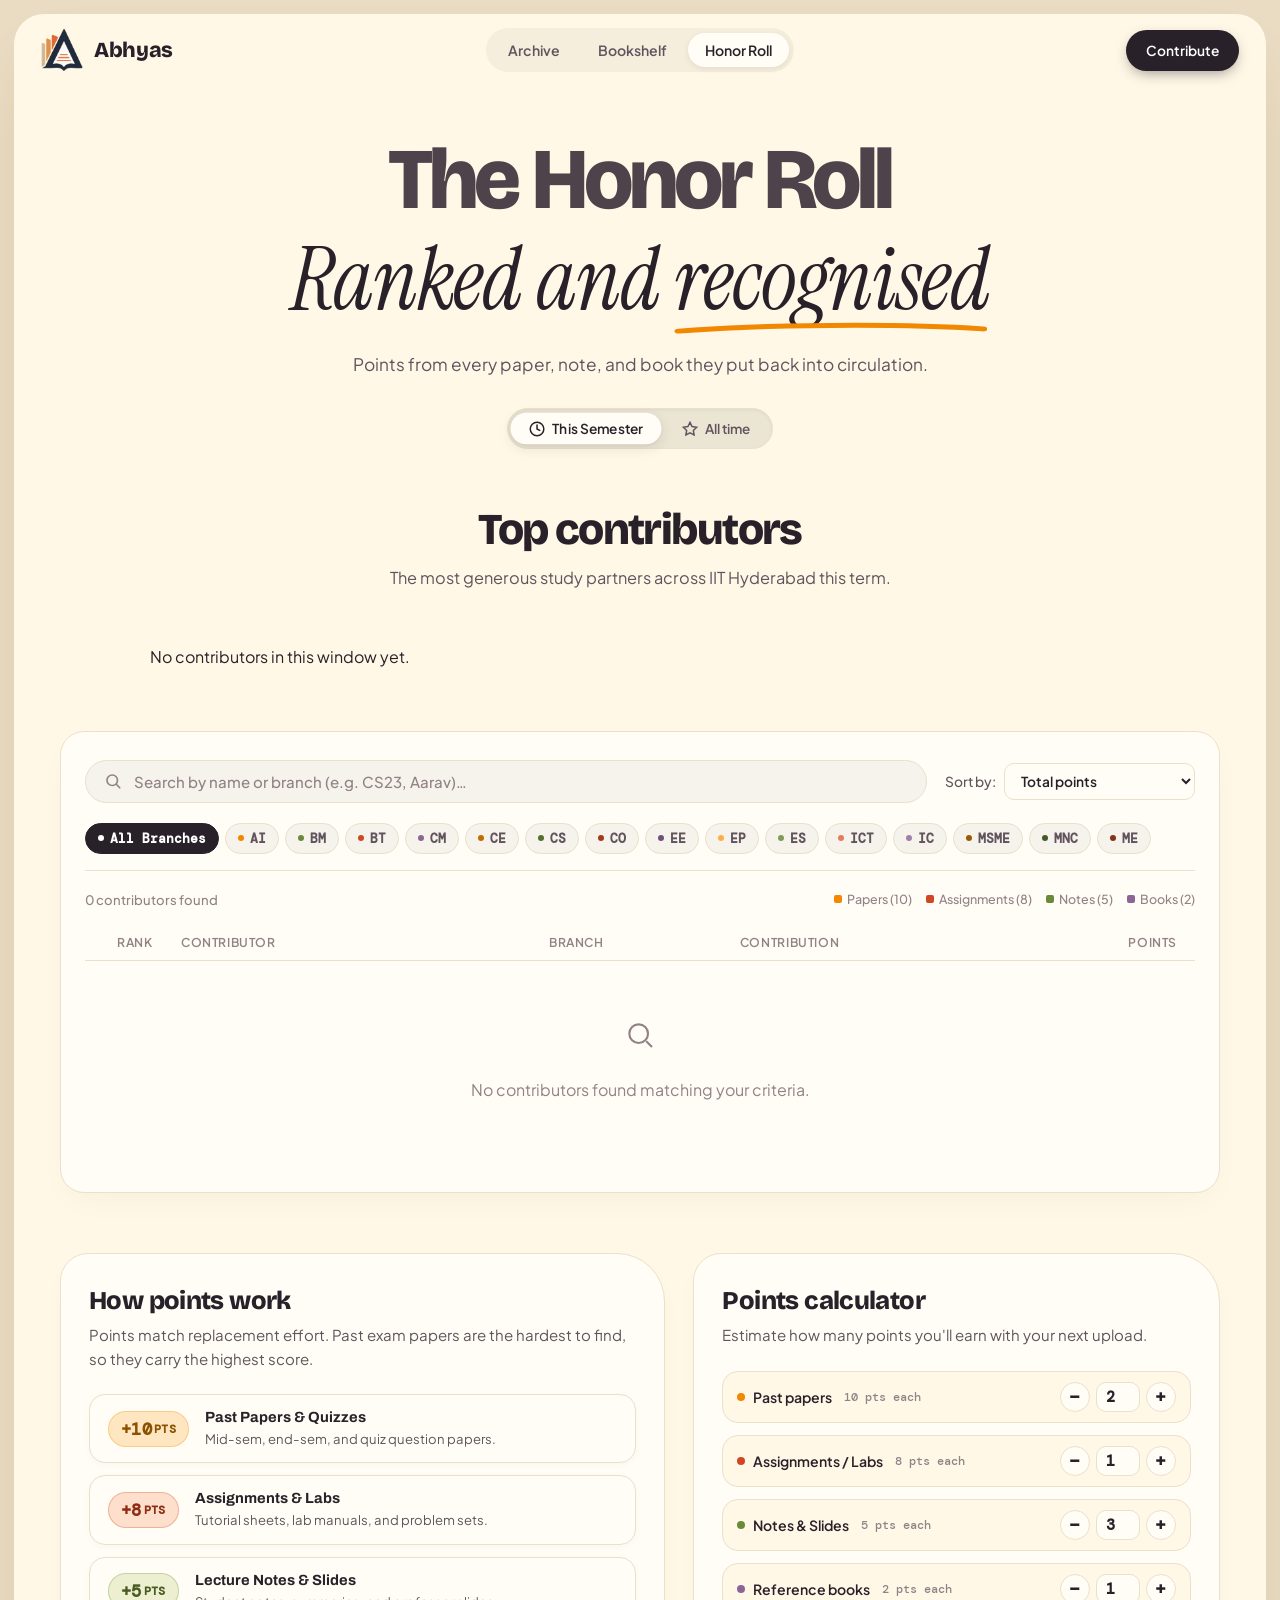
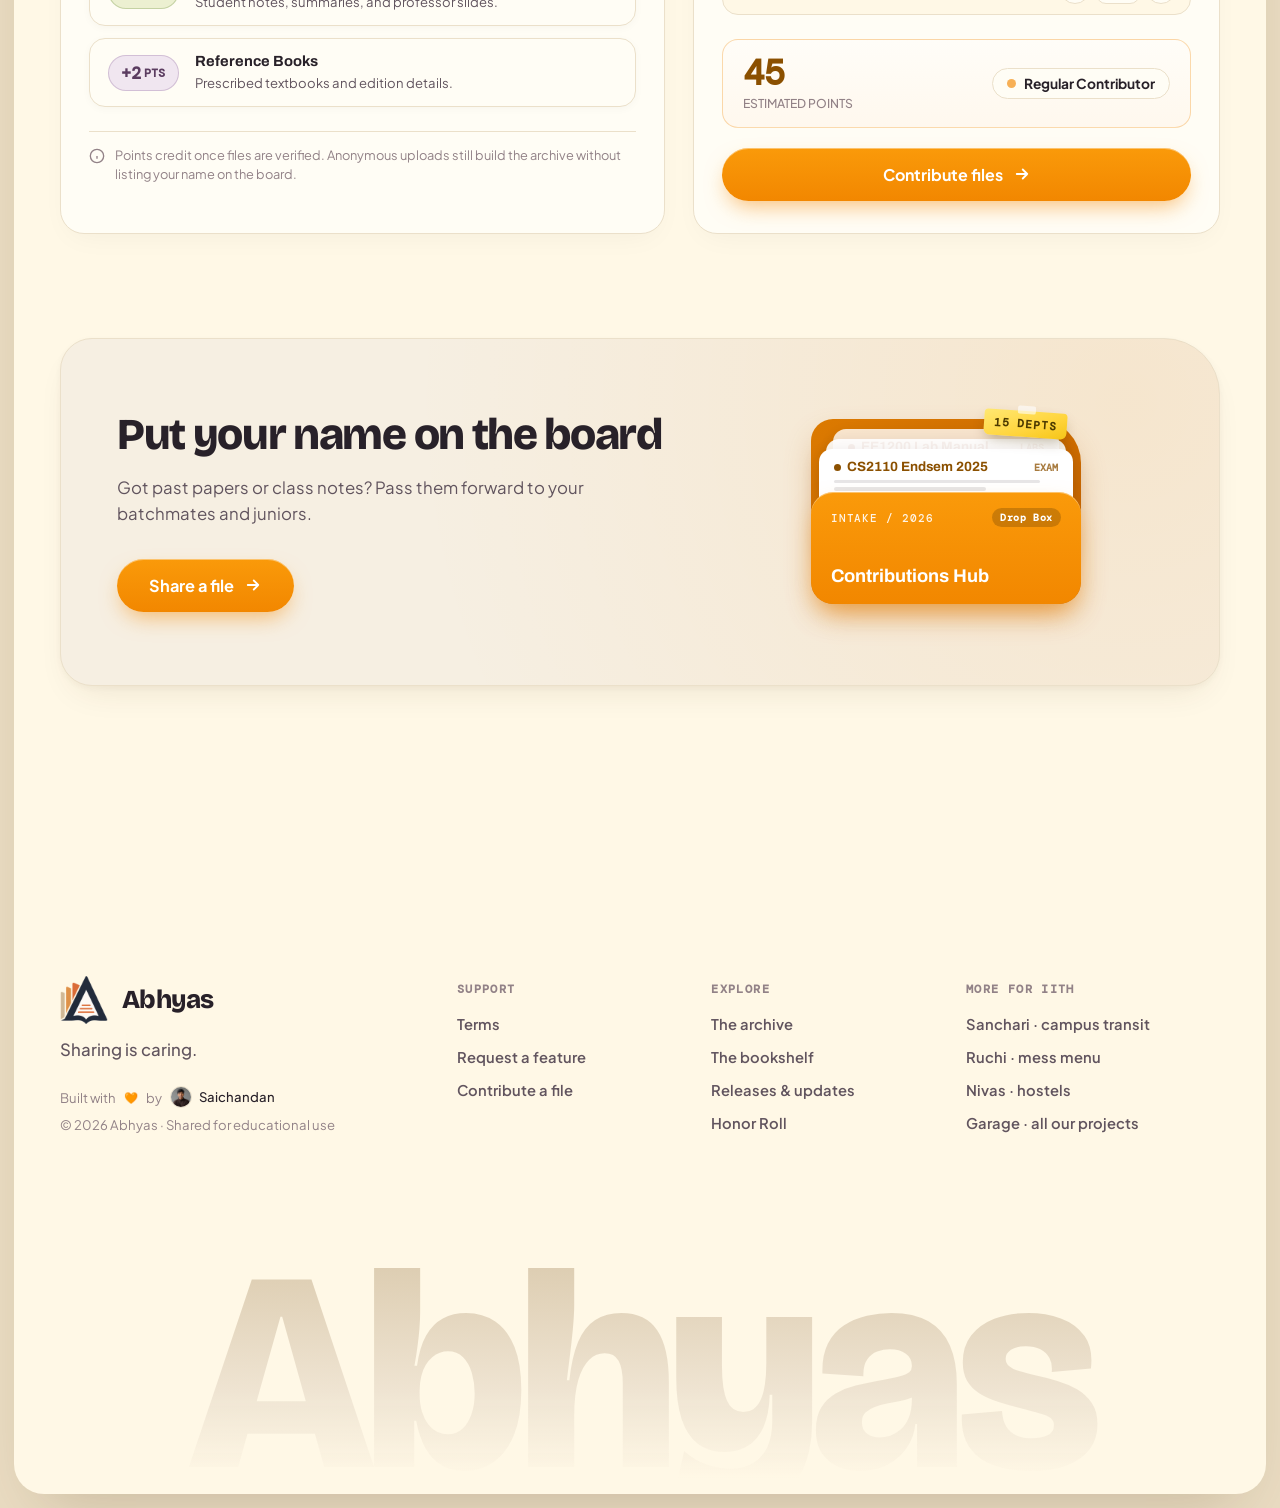
<file: leaderboard.html>
<!DOCTYPE html>
<html lang="en">
<head>
<meta charset="UTF-8">
<meta name="viewport" content="width=device-width, initial-scale=1.0">
<link rel="icon" type="image/png" href="assets/abhyas-mark.png">
<title>Honor Roll — Abhyas</title>
<link rel="preconnect" href="https://fonts.googleapis.com">
<link rel="preconnect" href="https://fonts.gstatic.com" crossorigin>
<link href="https://fonts.googleapis.com/css2?family=Archivo:wght@700&family=Bricolage+Grotesque:opsz,wght@12..96,700;12..96,800&family=DM+Mono:wght@400;500&family=Instrument+Serif:ital@0;1&family=Newsreader:ital,opsz,wght@1,6..72,300;1,6..72,400&family=Plus+Jakarta+Sans:wght@400;500;600;700;800&display=swap" rel="stylesheet">
<link rel="stylesheet" href="styles.css?v=165">
</head>
<body>
<div class="shell">

  <!-- Header / Navigation -->
  <header class="top">
    <div class="wrap top-in">
      <a class="logo" href="index.html"><img src="assets/abhyas-mark.png" alt="" width="42" height="42"> Abhyas</a>
      <nav>
        <a href="index.html">Archive</a>
        <a href="library.html">Bookshelf</a>
        <a class="on" href="leaderboard.html">Honor Roll</a>
      </nav>
      <a class="btn-add" href="contribute.html">Contribute</a>
      <button class="menu-toggle" id="menuToggle" aria-label="Toggle navigation menu" aria-expanded="false" type="button">
        <span></span>
        <span></span>
        <span></span>
      </button>
    </div>
  </header>

  <!-- Honor Roll Hero -->
  <section class="hero lbg-hero">
    <div class="wrap">
      <h1>
        <span class="h-muted"><span class="h-word" style="--w:0">The</span> <span class="h-word" style="--w:1">Honor</span> <span class="h-word" style="--w:2">Roll</span></span>
        <span class="h-serif"><span class="h-word" style="--w:3">Ranked</span> <span class="h-word" style="--w:4">and</span> <span class="h-underline"><span class="h-word" style="--w:5">recognised</span><svg class="h-underline-svg no-split" viewBox="0 0 160 14" fill="none" preserveAspectRatio="none"><path d="M3 10C45 4 115 3 157 8" stroke="var(--papers)" stroke-width="4.5" stroke-linecap="round"/></svg></span></span>
      </h1>
      <p class="hero-sub">Points from every paper, note, and book they put back into circulation.</p>

      <!-- Scope Switcher: Semester vs All-time -->
      <div class="lbg-scope-bar">
        <div class="lbg-scope-toggle" role="tablist" aria-label="Honor Roll scope">
          <button class="lbg-scope-btn on" id="scopeSemesterBtn" role="tab" aria-selected="true" type="button">
            <svg viewBox="0 0 24 24" width="16" height="16" fill="none" stroke="currentColor" stroke-width="2.2" stroke-linecap="round"><circle cx="12" cy="12" r="10"/><polyline points="12 6 12 12 16 14"/></svg>
            <span id="scopeSemesterLabel">This semester</span>
          </button>
          <button class="lbg-scope-btn" id="scopeAllTimeBtn" role="tab" aria-selected="false" type="button">
            <svg viewBox="0 0 24 24" width="16" height="16" fill="none" stroke="currentColor" stroke-width="2.2" stroke-linecap="round"><path d="M12 2l3.09 6.26L22 9.27l-5 4.87 1.18 6.88L12 17.77l-6.18 3.25L7 14.14 2 9.27l6.91-1.01L12 2z"/></svg>
            <span>All time</span>
          </button>
        </div>
      </div>
    </div>
  </section>

  <!-- Main Content Area -->
  <main class="wrap lbg-main">

    <!-- 1. The Podium Showcase (Top 3 staircase) -->
    <section class="lbg-podium-sec" id="lbgPodiumSec" aria-label="Top 3 Contributors">
      <div class="lbg-sec-head">
        <div>
          <h2>Top contributors</h2>
          <p id="lbgPodiumSub">The most generous study partners across IIT Hyderabad this term.</p>
        </div>
      </div>
      <div class="lbg-podium" id="lbgPodium">
        <!-- Rendered dynamically by leaderboard.js -->
      </div>
    </section>

    <!-- 2. Controls: Search, Branch Pills, and Sort Switcher -->
    <section class="lbg-board-sec">
      <div class="lbg-controls-bar">
        
        <!-- Search Input -->
        <div class="lbg-search-box">
          <svg viewBox="0 0 24 24" width="18" height="18" fill="none" stroke="currentColor" stroke-width="2.2" stroke-linecap="round"><circle cx="11" cy="11" r="7"/><path d="M21 21l-4.3-4.3"/></svg>
          <input type="text" id="lbgSearch" placeholder="Search by name or branch (e.g. CS23, Aarav)…" autocomplete="off">
        </div>

        <!-- Sort Select / Options -->
        <div class="lbg-sort-wrap">
          <label for="lbgSortSelect">Sort by:</label>
          <select id="lbgSortSelect" class="lbg-sort-select">
            <option value="points">Total points</option>
            <option value="papers">Past papers (+10 pts)</option>
            <option value="assignment">Assignments (+8 pts)</option>
            <option value="notes">Notes &amp; slides (+5 pts)</option>
            <option value="reference">Books (+2 pts)</option>
            <option value="count">Total files</option>
          </select>
        </div>
      </div>

      <!-- Department Filter Pills -->
      <div class="lbg-dept-pills" id="lbgDeptPills">
        <!-- Rendered dynamically with dot accents -->
      </div>

      <!-- Live Count / Filter Status -->
      <div class="lbg-table-meta">
        <span class="lbg-filter-count" id="lbgFilterCount">Showing all contributors</span>
        <div class="lbg-legend">
          <span class="lbg-legend-item"><i style="background:var(--papers)"></i> Papers (10)</span>
          <span class="lbg-legend-item"><i style="background:var(--assignment)"></i> Assignments (8)</span>
          <span class="lbg-legend-item"><i style="background:var(--notes)"></i> Notes (5)</span>
          <span class="lbg-legend-item"><i style="background:var(--reference)"></i> Books (2)</span>
        </div>
      </div>

      <!-- The Contributor Ranking Table / Cards List -->
      <div class="lbg-table-container">
        <div class="lbg-table-header">
          <span class="col-rank">Rank</span>
          <span class="col-user">Contributor</span>
          <span class="col-branch">Branch</span>
          <span class="col-composition">Contribution</span>
          <span class="col-score">Points</span>
        </div>

        <div class="lbg-table-body" id="lbgTableBody">
          <!-- Dynamically populated rows -->
        </div>
      </div>
    </section>

    <!-- 3. Gamification Rulebook & Interactive Score Simulator -->
    <section class="lbg-rules-sec">
      <div class="lbg-rules-grid">

        <!-- Left: How Points Work Cards -->
        <div class="lbg-rules-card">
          <h3>How points work</h3>
          <p>Points match replacement effort. Past exam papers are the hardest to find, so they carry the highest score.</p>

          <div class="lbg-points-grid">
            <div class="lbg-point-item k-papers">
              <div class="lbg-point-score">+10<span>pts</span></div>
              <div class="lbg-point-info">
                <b>Past Papers &amp; Quizzes</b>
                <span>Mid-sem, end-sem, and quiz question papers.</span>
              </div>
            </div>

            <div class="lbg-point-item k-assignment">
              <div class="lbg-point-score">+8<span>pts</span></div>
              <div class="lbg-point-info">
                <b>Assignments &amp; Labs</b>
                <span>Tutorial sheets, lab manuals, and problem sets.</span>
              </div>
            </div>

            <div class="lbg-point-item k-notes">
              <div class="lbg-point-score">+5<span>pts</span></div>
              <div class="lbg-point-info">
                <b>Lecture Notes &amp; Slides</b>
                <span>Student notes, summaries, and professor slides.</span>
              </div>
            </div>

            <div class="lbg-point-item k-reference">
              <div class="lbg-point-score">+2<span>pts</span></div>
              <div class="lbg-point-info">
                <b>Reference Books</b>
                <span>Prescribed textbooks and edition details.</span>
              </div>
            </div>
          </div>

          <div class="lbg-rules-note">
            <svg viewBox="0 0 24 24" width="16" height="16" fill="none" stroke="currentColor" stroke-width="2"><circle cx="12" cy="12" r="10"/><line x1="12" y1="16" x2="12" y2="12"/><line x1="12" y1="8" x2="12.01" y2="8"/></svg>
            <span>Points credit once files are verified. Anonymous uploads still build the archive without listing your name on the board.</span>
          </div>
        </div>

        <!-- Right: Interactive Point Calculator Simulator -->
        <div class="lbg-sim-card">
          <h3>Points calculator</h3>
          <p>Estimate how many points you'll earn with your next upload.</p>

          <form class="lbg-sim-form" id="lbgSimForm" onsubmit="event.preventDefault();">
            <div class="lbg-sim-inputs">
              
              <div class="lbg-sim-row">
                <div class="lbg-sim-row-label">
                  <i style="background:var(--papers)"></i>
                  <span>Past papers</span>
                  <small>10 pts each</small>
                </div>
                <div class="lbg-sim-stepper">
                  <button type="button" class="lbg-step-btn" data-field="papers" data-dir="-1">&minus;</button>
                  <input type="number" id="simPapers" min="0" max="50" value="2">
                  <button type="button" class="lbg-step-btn" data-field="papers" data-dir="1">&plus;</button>
                </div>
              </div>

              <div class="lbg-sim-row">
                <div class="lbg-sim-row-label">
                  <i style="background:var(--assignment)"></i>
                  <span>Assignments / Labs</span>
                  <small>8 pts each</small>
                </div>
                <div class="lbg-sim-stepper">
                  <button type="button" class="lbg-step-btn" data-field="assignment" data-dir="-1">&minus;</button>
                  <input type="number" id="simAssignment" min="0" max="50" value="1">
                  <button type="button" class="lbg-step-btn" data-field="assignment" data-dir="1">&plus;</button>
                </div>
              </div>

              <div class="lbg-sim-row">
                <div class="lbg-sim-row-label">
                  <i style="background:var(--notes)"></i>
                  <span>Notes &amp; Slides</span>
                  <small>5 pts each</small>
                </div>
                <div class="lbg-sim-stepper">
                  <button type="button" class="lbg-step-btn" data-field="notes" data-dir="-1">&minus;</button>
                  <input type="number" id="simNotes" min="0" max="50" value="3">
                  <button type="button" class="lbg-step-btn" data-field="notes" data-dir="1">&plus;</button>
                </div>
              </div>

              <div class="lbg-sim-row">
                <div class="lbg-sim-row-label">
                  <i style="background:var(--reference)"></i>
                  <span>Reference books</span>
                  <small>2 pts each</small>
                </div>
                <div class="lbg-sim-stepper">
                  <button type="button" class="lbg-step-btn" data-field="reference" data-dir="-1">&minus;</button>
                  <input type="number" id="simReference" min="0" max="50" value="1">
                  <button type="button" class="lbg-step-btn" data-field="reference" data-dir="1">&plus;</button>
                </div>
              </div>

            </div>

            <!-- Estimated Calculation Result -->
            <div class="lbg-sim-result">
              <div class="lbg-sim-total">
                <span class="lbg-sim-val" id="simTotalScore">45</span>
                <span class="lbg-sim-tag">Estimated points</span>
              </div>
              <div class="lbg-sim-tier" id="simTierBadge">
                <span class="tier-icon">🏅</span>
                <span class="tier-name">Regular Contributor</span>
              </div>
            </div>

            <a class="cta-solid lbg-sim-cta" href="contribute.html">
              Contribute files
              <svg viewBox="0 0 24 24" width="18" height="18" fill="none" stroke="currentColor" stroke-width="2.4" stroke-linecap="round" stroke-linejoin="round"><path d="M5 12h14M13 6l6 6-6 6"/></svg>
            </a>
          </form>
        </div>

      </div>
    </section>

    <!-- Global Pre-Footer CTA -->
    <section class="global-cta">
      <div class="cta-folder-card">
        
        <!-- Left Text Column -->
        <div class="cf-left">
          <h2 class="cf-title">
            <span class="h-solid">Put your name on the board</span>
          </h2>

          <p class="cf-desc">
            Got past papers or class notes? Pass them forward to your batchmates and juniors.
          </p>

          <div class="cf-actions">
            <a class="cta-solid cf-btn" href="contribute.html">
              Share a file
              <svg viewBox="0 0 24 24" width="18" height="18" fill="none" stroke="currentColor" stroke-width="2.4" stroke-linecap="round" stroke-linejoin="round"><path d="M5 12h14M13 6l6 6-6 6"/></svg>
            </a>
          </div>
        </div>

        <!-- Right Folder Artifact (Interactive Physics) -->
        <div class="cf-right">
          <div class="cf-stage" aria-hidden="true">
            <div class="cf-folder">
              
              <!-- Yellow Sticky Note -->
              <div class="cf-sticky">15 Depts</div>

              <!-- Folder Back Panel -->
              <div class="cf-fback"></div>
              
              <!-- Sheet 3: Terracotta (Assignments) -->
              <div class="cf-sheet cf-s3">
                <div class="cf-sheet-header">
                  <div class="cf-sheet-tag"><i></i> EE1200 Lab Manual</div>
                  <span class="cf-sheet-badge">Labs</span>
                </div>
                <div class="cf-sheet-lines"><span></span><span></span></div>
              </div>

              <!-- Sheet 2: Olive (Notes & Slides) -->
              <div class="cf-sheet cf-s2">
                <div class="cf-sheet-header">
                  <div class="cf-sheet-tag"><i></i> MA1110 Lecture Deck</div>
                  <span class="cf-sheet-badge">Slides</span>
                </div>
                <div class="cf-sheet-lines"><span></span><span></span></div>
              </div>

              <!-- Sheet 1: Amber (Past Exam Paper) -->
              <div class="cf-sheet cf-s1">
                <div class="cf-sheet-header">
                  <div class="cf-sheet-tag"><i></i> CS2110 Endsem 2025</div>
                  <span class="cf-sheet-badge">Exam</span>
                </div>
                <div class="cf-sheet-lines"><span></span><span></span></div>
              </div>

              <!-- Folder Front Pocket Flap -->
              <div class="cf-ffront">
                <div class="cf-ffront-top">
                  <span class="cf-ffront-code">INTAKE / 2026</span>
                  <span class="cf-ffront-pill">Drop Box</span>
                </div>
                <h3 class="cf-ffront-title">Contributions Hub</h3>
              </div>

            </div>
          </div>
        </div>

      </div>
    </section>

  </main>

  <!-- Footer -->
  <footer class="foot">
    <div class="wrap">
      <div class="foot-top">

        <div class="foot-brand">
          <a class="foot-mark" href="index.html"><img src="assets/abhyas-mark.png" alt="" width="42" height="42"> Abhyas</a>
          <p class="foot-blurb">Sharing is caring.</p>
          <div class="foot-fine">
            <span class="foot-by">Built with <span class="foot-heart">🧡</span> by <a class="foot-person" href="https://github.com/chandanmettu" target="_blank" rel="noopener noreferrer"><img src="assets/chandan.png" alt="" width="22" height="22" onerror="this.remove()"><b>Saichandan</b></a></span>
            <span>&copy; 2026 Abhyas &middot; Shared for educational use</span>
          </div>
        </div>

        <div class="foot-col">
          <h3>Support</h3>
          <ul>
            <li><a href="terms.html">Terms</a></li>
            <li><a href="mailto:ms24btech11021@iith.ac.in?subject=Feature%20Request">Request a feature</a></li>
            <li><a href="contribute.html">Contribute a file</a></li>
          </ul>
        </div>

        <div class="foot-col">
          <h3>Explore</h3>
          <ul>
            <li><a href="index.html">The archive</a></li>
            <li><a href="library.html">The bookshelf</a></li>
            <li><a href="releases.html">Releases &amp; updates</a></li>
            <li><a class="on" href="leaderboard.html">Honor Roll</a></li>
          </ul>
        </div>

        <div class="foot-col">
          <h3>More for IITH</h3>
          <ul>
            <li><a href="https://sanchari.iith.online">Sanchari &middot; campus transit</a></li>
            <li><a href="https://ruchi.iith.online">Ruchi &middot; mess menu</a></li>
            <li><a href="https://nivas.iith.online">Nivas &middot; hostels</a></li>
            <li><a href="https://iith.online">Garage &middot; all our projects</a></li>
          </ul>
        </div>

      </div>
    </div>

    <div class="wrap foot-word-wrap">
      <div class="foot-word" aria-hidden="true">Abhyas</div>
    </div>
  </footer>

</div>

<!-- Contributor Profile Inspection Drawer / Modal -->
<div class="modal" id="lbgProfileModal" role="dialog" aria-modal="true" aria-labelledby="lbgModalTitle" hidden>
  <div class="modal-back" id="lbgModalBack"></div>
  <div class="lbg-modal-card">
    <button class="modal-close" id="lbgModalClose" type="button" aria-label="Close">&times;</button>
    
    <div class="lbg-m-header">
      <div class="lbg-m-avatar" id="lbgModalAvatar">AM</div>
      <div class="lbg-m-title-block">
        <div class="lbg-m-tier" id="lbgModalTier">Academic Legend</div>
        <h2 class="lbg-m-name" id="lbgModalName">Aarav Menon</h2>
        <div class="lbg-m-sub">
          <span class="lbg-m-roll" id="lbgModalRoll">CS23</span>
          <span class="lbg-m-dept" id="lbgModalDept">Computer Science</span>
        </div>
      </div>
      <div class="lbg-m-score-box">
        <span class="lbg-m-score-num" id="lbgModalScore">0</span>
        <span class="lbg-m-score-lbl">Total Score</span>
      </div>
    </div>

    <!-- Modal Breakdown Chart & Kind stats -->
    <div class="lbg-m-breakdown-sec">
      <h4>Resource Contribution Breakdown</h4>
      <div class="lbg-m-bar" id="lbgModalBar"></div>
      <div class="lbg-m-stats-grid" id="lbgModalStatsGrid">
        <!-- Dynamically injected -->
      </div>
    </div>

    <!-- Uploaded Resources List -->
    <div class="lbg-m-files-sec">
      <div class="lbg-m-files-head">
        <h4>Shared Resources (<span id="lbgModalFileCount">0</span>)</h4>
        <span class="lbg-m-files-hint">Verified in archive</span>
      </div>
      <div class="lbg-m-files-list" id="lbgModalFilesList">
        <!-- Dynamically injected rows -->
      </div>
    </div>

    <div class="lbg-m-footer">
      <a class="cta-solid lbg-m-contribute-btn" href="contribute.html">
        Share another file &rarr;
      </a>
    </div>
  </div>
</div>

<!-- Floating Toast Notification -->
<div class="toast" id="toast" aria-live="polite" hidden></div>

<!-- Scripts -->
<!-- Mobile nav menu + backdrop: moved outside .shell, which has
     overflow:clip. position:fixed descendants of an overflow:clip/
     hidden ancestor get clipped/broken (most reliably reproducible
     on iOS Safari) even though fixed is meant to be viewport-relative
     regardless of DOM nesting. .toast already lives out here for the
     same reason. -->
  <div class="mobile-menu" id="mobileMenu" aria-hidden="true">
    <ul class="mobile-nav-list">
      <li>
        <a class="mobile-nav-link" href="index.html">
          <div class="mobile-nav-left">
            <div class="mobile-nav-icon">
              <svg viewBox="0 0 24 24" width="16" height="16" fill="none" stroke="currentColor" stroke-width="2.2" stroke-linecap="round"><path d="M4 19.5A2.5 2.5 0 0 1 6.5 17H20"/><path d="M6.5 2H20v20H6.5A2.5 2.5 0 0 1 4 19.5v-15A2.5 2.5 0 0 1 6.5 2z"/></svg>
            </div>
            <span>Archive</span>
          </div>
        </a>
      </li>
      <li>
        <a class="mobile-nav-link" href="library.html">
          <div class="mobile-nav-left">
            <div class="mobile-nav-icon">
              <svg viewBox="0 0 24 24" width="16" height="16" fill="none" stroke="currentColor" stroke-width="2.2" stroke-linecap="round"><path d="M4 6h16M4 12h16M4 18h7"/></svg>
            </div>
            <span>Bookshelf</span>
          </div>
        </a>
      </li>
      <li>
        <a class="mobile-nav-link active" href="leaderboard.html">
          <div class="mobile-nav-left">
            <div class="mobile-nav-icon">
              <svg viewBox="0 0 24 24" width="16" height="16" fill="none" stroke="currentColor" stroke-width="2.2" stroke-linecap="round"><path d="M6 9H4.5a2.5 2.5 0 0 1 0-5H6M18 9h1.5a2.5 2.5 0 0 0 0-5H18M4 22h16M10 14.66V17c0 .55-.45 1-1 1H7v4h10v-4h-2c-.55 0-1-.45-1-1v-2.34M7 4h10v6a5 5 0 0 1-10 0V4z"/></svg>
            </div>
            <span>Honor Roll</span>
          </div>
        </a>
      </li>
      <li>
        <a class="mobile-nav-link" href="releases.html">
          <div class="mobile-nav-left">
            <div class="mobile-nav-icon">
              <svg viewBox="0 0 24 24" width="16" height="16" fill="none" stroke="currentColor" stroke-width="2.2" stroke-linecap="round"><path d="M12 2v4M12 18v4M4.93 4.93l2.83 2.83M16.24 16.24l2.83 2.83M2 12h4M18 12h4M4.93 19.07l2.83-2.83M16.24 7.76l2.83-2.83"/></svg>
            </div>
            <span>Releases</span>
          </div>
        </a>
      </li>
      <li>
        <a class="mobile-nav-link" href="terms.html">
          <div class="mobile-nav-left">
            <div class="mobile-nav-icon">
              <svg viewBox="0 0 24 24" width="16" height="16" fill="none" stroke="currentColor" stroke-width="2.2" stroke-linecap="round"><path d="M14 2H6a2 2 0 0 0-2 2v16a2 2 0 0 0 2 2h12a2 2 0 0 0 2-2V8z"/><polyline points="14 2 14 8 20 8"/></svg>
            </div>
            <span>Terms & Rules</span>
          </div>
        </a>
      </li>
    </ul>

    <div class="mobile-divider"></div>

    <a class="mobile-menu-cta" href="contribute.html">
      <div style="display:flex; align-items:center; gap:8px;">
        <span class="mobile-cta-pulse"></span>
        <span>Contribute to Archive</span>
      </div>
      <svg viewBox="0 0 24 24" width="18" height="18" fill="none" stroke="currentColor" stroke-width="2.4" stroke-linecap="round"><path d="M5 12h14M12 5l7 7-7 7"/></svg>
    </a>
  </div>

  <div class="mobile-backdrop" id="mobileBackdrop"></div>

<script src="lenis.min.js"></script>
<script src="smooth.js?v=10"></script>
<script src="data.js?v=14"></script>
<script src="leaderboard.js?v=21"></script>
</body>
</html>
</file>
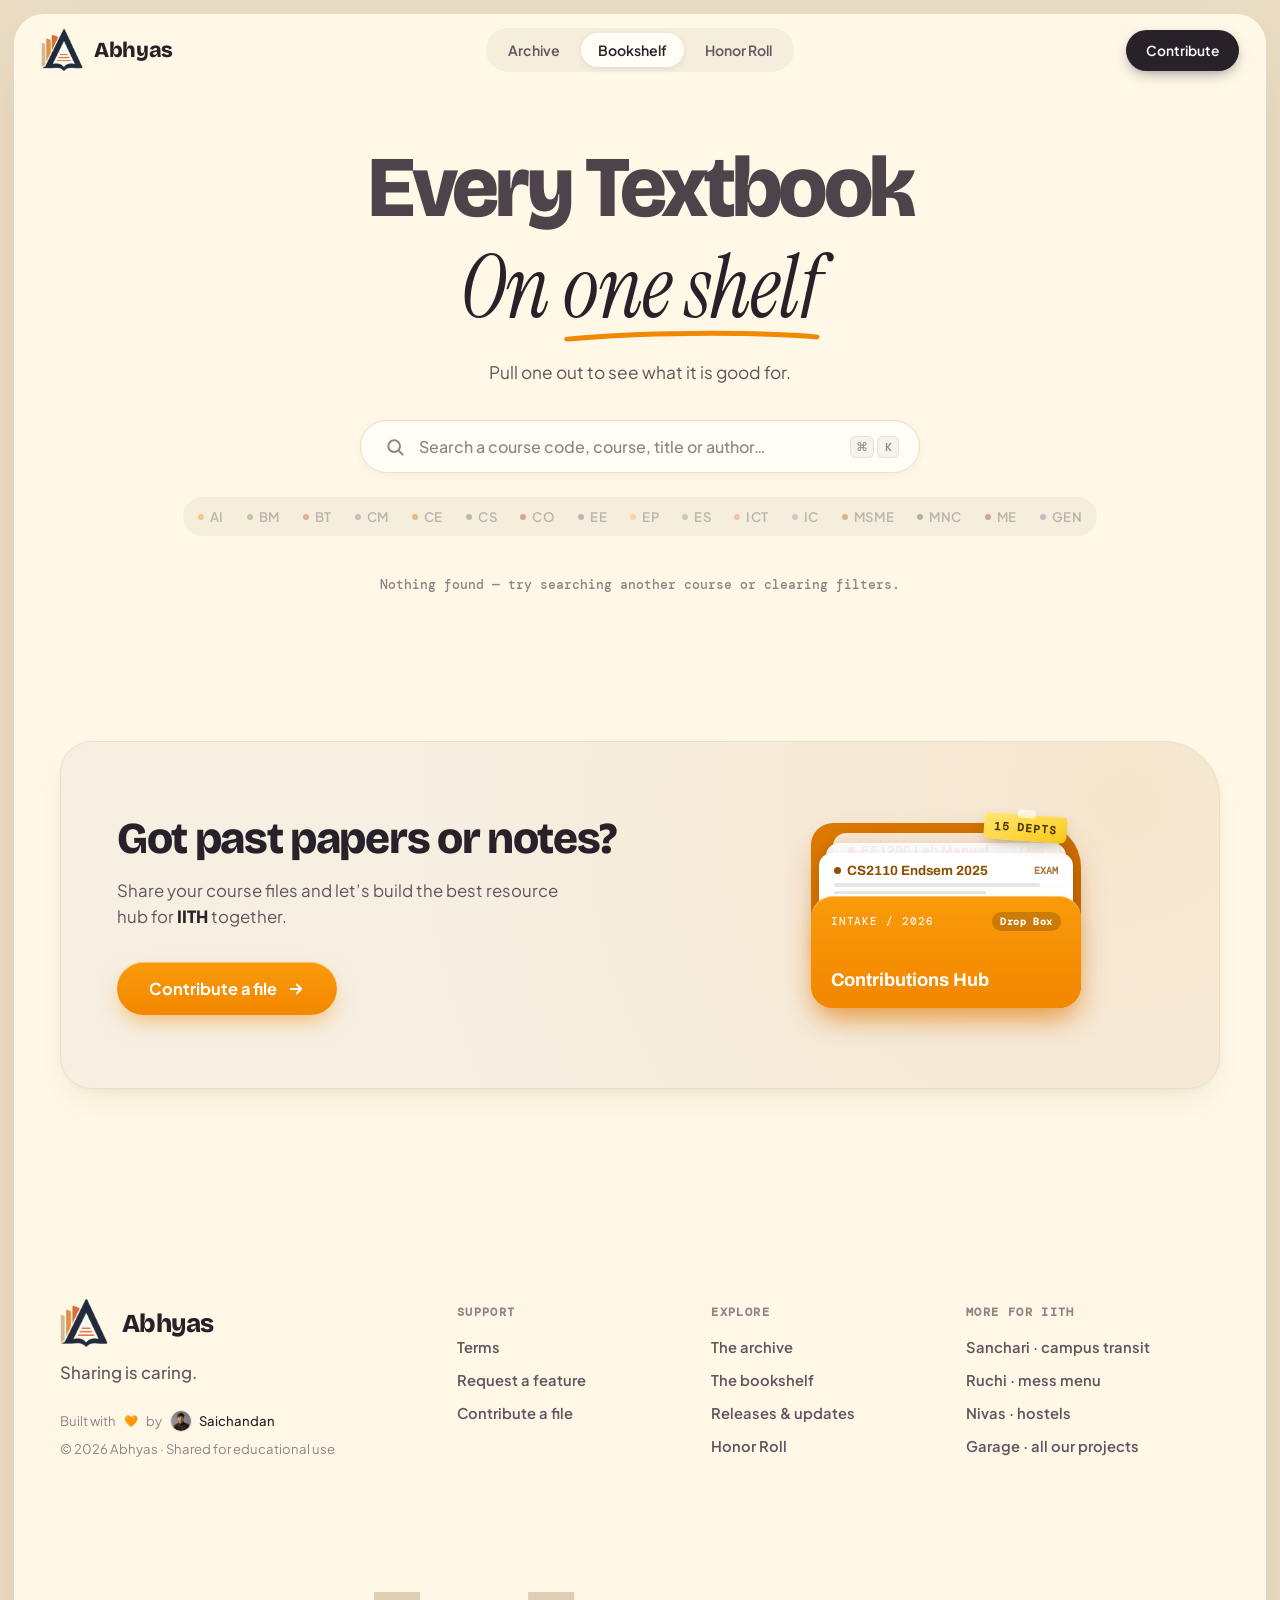
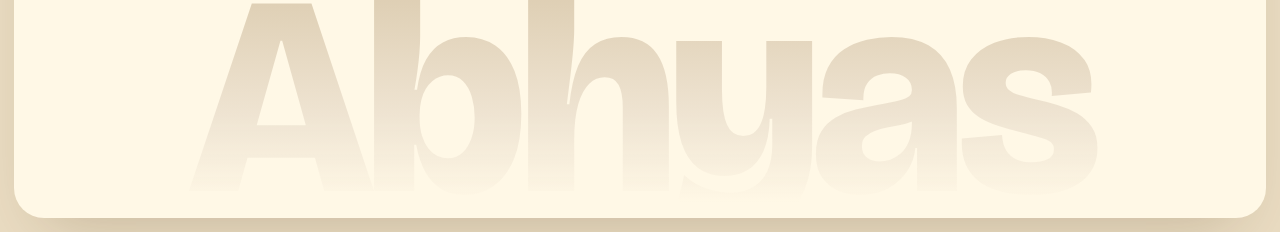
<file: library.html>
<!DOCTYPE html>
<html lang="en">
<head>
<meta charset="UTF-8">
<meta name="viewport" content="width=device-width, initial-scale=1.0">
<link rel="icon" type="image/png" href="assets/abhyas-mark.png">
<title>The Bookshelf — Abhyas</title>
<link rel="preconnect" href="https://fonts.googleapis.com">
<link rel="preconnect" href="https://fonts.gstatic.com" crossorigin>
<link href="https://fonts.googleapis.com/css2?family=Archivo:wght@700&family=Bricolage+Grotesque:opsz,wght@12..96,700;12..96,800&family=DM+Mono:wght@400;500&family=Instrument+Serif:ital@0;1&family=Newsreader:ital,opsz,wght@1,6..72,300;1,6..72,400&family=Plus+Jakarta+Sans:wght@400;500;600;700;800&display=swap" rel="stylesheet">
<link rel="stylesheet" href="styles.css?v=165">
</head>
<body>
<div class="shell">

  <header class="top">
    <div class="wrap top-in">
      <a class="logo" href="index.html"><img src="assets/abhyas-mark.png" alt="" width="42" height="42"> Abhyas</a>
      <nav>
        <a href="index.html">Archive</a>
        <a class="on" href="library.html">Bookshelf</a>
        <a href="leaderboard.html">Honor Roll</a>
      </nav>
      <a class="btn-add" href="contribute.html">Contribute</a>
      <button class="menu-toggle" id="menuToggle" aria-label="Toggle navigation menu" aria-expanded="false" type="button">
        <span></span>
        <span></span>
        <span></span>
      </button>
    </div>
  </header>

  <section class="hero lib-hero">
    <div class="wrap">
      <h1>
        <span class="h-muted"><span class="h-word" style="--w:0">Every</span> <span class="h-word" style="--w:1">Textbook</span></span>
        <span class="h-serif"><span class="h-word" style="--w:2">On</span> <span class="h-underline"><span class="h-word" style="--w:3">one</span> <span class="h-word" style="--w:4">shelf</span><svg class="h-underline-svg no-split" viewBox="0 0 160 14" fill="none" preserveAspectRatio="none"><path d="M3 10C45 4 115 3 157 8" stroke="var(--papers)" stroke-width="4.5" stroke-linecap="round"/></svg></span></span>
      </h1>
      <p class="hero-sub">Pull one out to see what it is good for.</p>

      <div class="search">
        <svg viewBox="0 0 24 24" width="20" height="20" fill="none" stroke="currentColor" stroke-width="2.4" stroke-linecap="round"><circle cx="11" cy="11" r="7"/><path d="M21 21l-4.3-4.3"/></svg>
        <input id="libSearch" type="text" placeholder="Search a course code, course, title or author…" autocomplete="off">
        <div class="search-kbd" title="Press ⌘K or / to search"><kbd>⌘</kbd><kbd>K</kbd></div>
      </div>
      <div class="pills" id="libPills"></div>
      <p class="count" id="libCount"></p>
    </div>
  </section>

  <main class="wrap">
    <div id="shelves"></div>

    <!-- Global Pre-Footer CTA -->
    <section class="global-cta">
      <div class="cta-folder-card">
        
        <!-- Left Text Column -->
        <div class="cf-left">
          <h2 class="cf-title">
            <span class="h-solid">Got past papers or notes?</span>
          </h2>

          <p class="cf-desc">
            Share your course files and let’s build the best resource hub <span class="cf-nowrap">for <b>IITH</b> together.</span>
          </p>

          <div class="cf-actions">
            <a class="cta-solid cf-btn" href="contribute.html">
              Contribute a file
              <svg viewBox="0 0 24 24" width="18" height="18" fill="none" stroke="currentColor" stroke-width="2.4" stroke-linecap="round" stroke-linejoin="round"><path d="M5 12h14M13 6l6 6-6 6"/></svg>
            </a>
          </div>
        </div>

        <!-- Right Folder Artifact (Interactive Physics) -->
        <div class="cf-right">
          <div class="cf-stage" aria-hidden="true">
            <div class="cf-folder">
              
              <!-- Yellow Sticky Note -->
              <div class="cf-sticky">15 Depts</div>

              <!-- Folder Back Panel -->
              <div class="cf-fback"></div>
              
              <!-- Sheet 3: Terracotta (Assignments) -->
              <div class="cf-sheet cf-s3">
                <div class="cf-sheet-header">
                  <div class="cf-sheet-tag"><i></i> EE1200 Lab Manual</div>
                  <span class="cf-sheet-badge">Labs</span>
                </div>
                <div class="cf-sheet-lines"><span></span><span></span></div>
              </div>

              <!-- Sheet 2: Olive (Notes & Slides) -->
              <div class="cf-sheet cf-s2">
                <div class="cf-sheet-header">
                  <div class="cf-sheet-tag"><i></i> MA1110 Lecture Deck</div>
                  <span class="cf-sheet-badge">Slides</span>
                </div>
                <div class="cf-sheet-lines"><span></span><span></span></div>
              </div>

              <!-- Sheet 1: Amber (Past Exam Paper) -->
              <div class="cf-sheet cf-s1">
                <div class="cf-sheet-header">
                  <div class="cf-sheet-tag"><i></i> CS2110 Endsem 2025</div>
                  <span class="cf-sheet-badge">Exam</span>
                </div>
                <div class="cf-sheet-lines"><span></span><span></span></div>
              </div>

              <!-- Folder Front Pocket Flap -->
              <div class="cf-ffront">
                <div class="cf-ffront-top">
                  <span class="cf-ffront-code">INTAKE / 2026</span>
                  <span class="cf-ffront-pill">Drop Box</span>
                </div>
                <h3 class="cf-ffront-title">Contributions Hub</h3>
              </div>

            </div>
          </div>
        </div>

      </div>
    </section>
  </main>

  <footer class="foot">
    <div class="wrap">
      <div class="foot-top">

        <div class="foot-brand">
          <a class="foot-mark" href="index.html"><img src="assets/abhyas-mark.png" alt="" width="42" height="42"> Abhyas</a>
          <p class="foot-blurb">Sharing is caring.</p>
          <div class="foot-fine">
            <span class="foot-by">Built with <span class="foot-heart">🧡</span> by <a class="foot-person" href="https://github.com/chandanmettu" target="_blank" rel="noopener noreferrer"><img src="assets/chandan.png" alt="" width="22" height="22" onerror="this.remove()"><b>Saichandan</b></a></span>
            <span>&copy; 2026 Abhyas &middot; Shared for educational use</span>
          </div>
        </div>

        <div class="foot-col">
          <h3>Support</h3>
          <ul>
            <li><a href="terms.html">Terms</a></li>
            <li><a href="mailto:ms24btech11021@iith.ac.in?subject=Feature%20Request">Request a feature</a></li>
            <li><a href="contribute.html">Contribute a file</a></li>
          </ul>
        </div>

        <div class="foot-col">
          <h3>Explore</h3>
          <ul>
            <li><a href="index.html">The archive</a></li>
            <li><a href="library.html">The bookshelf</a></li>
            <li><a href="releases.html">Releases &amp; updates</a></li>
            <li><a href="leaderboard.html">Honor Roll</a></li>
          </ul>
        </div>

        <div class="foot-col">
          <h3>More for IITH</h3>
          <ul>
            <li><a href="https://sanchari.iith.online">Sanchari &middot; campus transit</a></li>
            <li><a href="https://ruchi.iith.online">Ruchi &middot; mess menu</a></li>
            <li><a href="https://nivas.iith.online">Nivas &middot; hostels</a></li>
            <li><a href="https://iith.online">Garage &middot; all our projects</a></li>
          </ul>
        </div>

      </div>

    </div>

    <div class="wrap foot-word-wrap">
      <div class="foot-word" aria-hidden="true">Abhyas</div>
    </div>
  </footer>

</div>

<div class="modal" id="bookModal" role="dialog" aria-modal="true" aria-labelledby="modalBody" hidden>
  <div class="modal-back"></div>
  <div class="modal-card">
    <button class="modal-close" id="modalClose" type="button" aria-label="Close">&times;</button>
    <div class="modal-cover" id="modalCover"></div>
    <div class="modal-page">
      <div id="modalBody"></div>
      <div class="flap" id="modalFlap" aria-hidden="true"></div>
    </div>
  </div>
</div>

<!-- Share / Contribute Resource Modal -->
<div class="modal" id="shareModal" role="dialog" aria-modal="true" aria-labelledby="shareModalTitle" hidden>
  <div class="modal-back"></div>
  <div class="share-modal-card">
    <button class="modal-close" id="shareModalClose" type="button" aria-label="Close">&times;</button>
    <div class="sm-header">
      <div class="sm-icon">
        <svg viewBox="0 0 24 24" width="28" height="28" fill="none" stroke="currentColor" stroke-width="2.2" stroke-linecap="round" stroke-linejoin="round"><path d="M21 15v4a2 2 0 0 1-2 2H5a2 2 0 0 1-2-2v-4"/><polyline points="17 8 12 3 7 8"/><line x1="12" y1="3" x2="12" y2="15"/></svg>
      </div>
      <h2 class="sm-title" id="shareModalTitle">Add a Book / Resource</h2>
      <p class="sm-sub">Recommend or upload a textbook for courses at IITH.</p>
    </div>
    <div class="sm-dropzone" id="smDropzone">
      <svg viewBox="0 0 24 24" width="36" height="36" fill="none" stroke="currentColor" stroke-width="1.8"><path d="M14 2H6a2 2 0 0 0-2 2v16a2 2 0 0 0 2 2h12a2 2 0 0 0 2-2V8z"/><polyline points="14 2 14 8 20 8"/><line x1="12" y1="18" x2="12" y2="12"/><line x1="9" y1="15" x2="12" y2="12"/><line x1="15" y1="15" x2="12" y2="12"/></svg>
      <b>Drag & drop textbook PDF here</b>
      <span>PDF up to 100MB</span>
      <button class="cta-solid sm-choose-btn" type="button">Browse Files</button>
      <input type="file" id="smFileInput" style="display:none" multiple>
    </div>
    <form class="sm-form" id="smForm" onsubmit="event.preventDefault();">
      <div class="sm-field">
        <label for="smCourseInput">Book Title & Author</label>
        <input type="text" id="smCourseInput" placeholder="e.g. Introduction to Algorithms — CLRS" required>
      </div>
      <div class="sm-grid">
        <div class="sm-field">
          <label for="smTypeSelect">Department</label>
          <select id="smTypeSelect"></select>
        </div>
        <div class="sm-field">
          <label for="smYearInput">Course Code</label>
          <input type="text" id="smYearInput" placeholder="e.g. CS2010">
        </div>
      </div>
      <button class="cta-solid sm-submit-btn" id="smSubmitBtn" type="submit">Submit Book</button>
    </form>
  </div>
</div>

<!-- Floating Toast Notification -->
<div class="toast" id="toast" aria-live="polite" hidden></div>

<!-- Mobile nav menu + backdrop: moved outside .shell, which has
     overflow:clip. position:fixed descendants of an overflow:clip/
     hidden ancestor get clipped/broken (most reliably reproducible
     on iOS Safari) even though fixed is meant to be viewport-relative
     regardless of DOM nesting. .toast already lives out here for the
     same reason. -->
  <div class="mobile-menu" id="mobileMenu" aria-hidden="true">
    <ul class="mobile-nav-list">
      <li>
        <a class="mobile-nav-link" href="index.html">
          <div class="mobile-nav-left">
            <div class="mobile-nav-icon">
              <svg viewBox="0 0 24 24" width="16" height="16" fill="none" stroke="currentColor" stroke-width="2.2" stroke-linecap="round"><path d="M4 19.5A2.5 2.5 0 0 1 6.5 17H20"/><path d="M6.5 2H20v20H6.5A2.5 2.5 0 0 1 4 19.5v-15A2.5 2.5 0 0 1 6.5 2z"/></svg>
            </div>
            <span>Archive</span>
          </div>
        </a>
      </li>
      <li>
        <a class="mobile-nav-link active" href="library.html">
          <div class="mobile-nav-left">
            <div class="mobile-nav-icon">
              <svg viewBox="0 0 24 24" width="16" height="16" fill="none" stroke="currentColor" stroke-width="2.2" stroke-linecap="round"><path d="M4 6h16M4 12h16M4 18h7"/></svg>
            </div>
            <span>Bookshelf</span>
          </div>
        </a>
      </li>
      <li>
        <a class="mobile-nav-link" href="leaderboard.html">
          <div class="mobile-nav-left">
            <div class="mobile-nav-icon">
              <svg viewBox="0 0 24 24" width="16" height="16" fill="none" stroke="currentColor" stroke-width="2.2" stroke-linecap="round"><path d="M6 9H4.5a2.5 2.5 0 0 1 0-5H6M18 9h1.5a2.5 2.5 0 0 0 0-5H18M4 22h16M10 14.66V17c0 .55-.45 1-1 1H7v4h10v-4h-2c-.55 0-1-.45-1-1v-2.34M7 4h10v6a5 5 0 0 1-10 0V4z"/></svg>
            </div>
            <span>Honor Roll</span>
          </div>
        </a>
      </li>
      <li>
        <a class="mobile-nav-link" href="releases.html">
          <div class="mobile-nav-left">
            <div class="mobile-nav-icon">
              <svg viewBox="0 0 24 24" width="16" height="16" fill="none" stroke="currentColor" stroke-width="2.2" stroke-linecap="round"><path d="M12 2v4M12 18v4M4.93 4.93l2.83 2.83M16.24 16.24l2.83 2.83M2 12h4M18 12h4M4.93 19.07l2.83-2.83M16.24 7.76l2.83-2.83"/></svg>
            </div>
            <span>Releases</span>
          </div>
        </a>
      </li>
      <li>
        <a class="mobile-nav-link" href="terms.html">
          <div class="mobile-nav-left">
            <div class="mobile-nav-icon">
              <svg viewBox="0 0 24 24" width="16" height="16" fill="none" stroke="currentColor" stroke-width="2.2" stroke-linecap="round"><path d="M14 2H6a2 2 0 0 0-2 2v16a2 2 0 0 0 2 2h12a2 2 0 0 0 2-2V8z"/><polyline points="14 2 14 8 20 8"/></svg>
            </div>
            <span>Terms & Rules</span>
          </div>
        </a>
      </li>
    </ul>

    <div class="mobile-divider"></div>

    <a class="mobile-menu-cta" href="contribute.html">
      <div style="display:flex; align-items:center; gap:8px;">
        <span class="mobile-cta-pulse"></span>
        <span>Contribute to Archive</span>
      </div>
      <svg viewBox="0 0 24 24" width="18" height="18" fill="none" stroke="currentColor" stroke-width="2.4" stroke-linecap="round"><path d="M5 12h14M12 5l7 7-7 7"/></svg>
    </a>
  </div>

  <div class="mobile-backdrop" id="mobileBackdrop"></div>

<script src="lenis.min.js"></script>
<script src="smooth.js?v=10"></script>
<script src="data.js?v=14"></script>
<script src="books.js?v=8"></script>
<script src="library.js?v=11"></script>
</body>
</html>
</file>
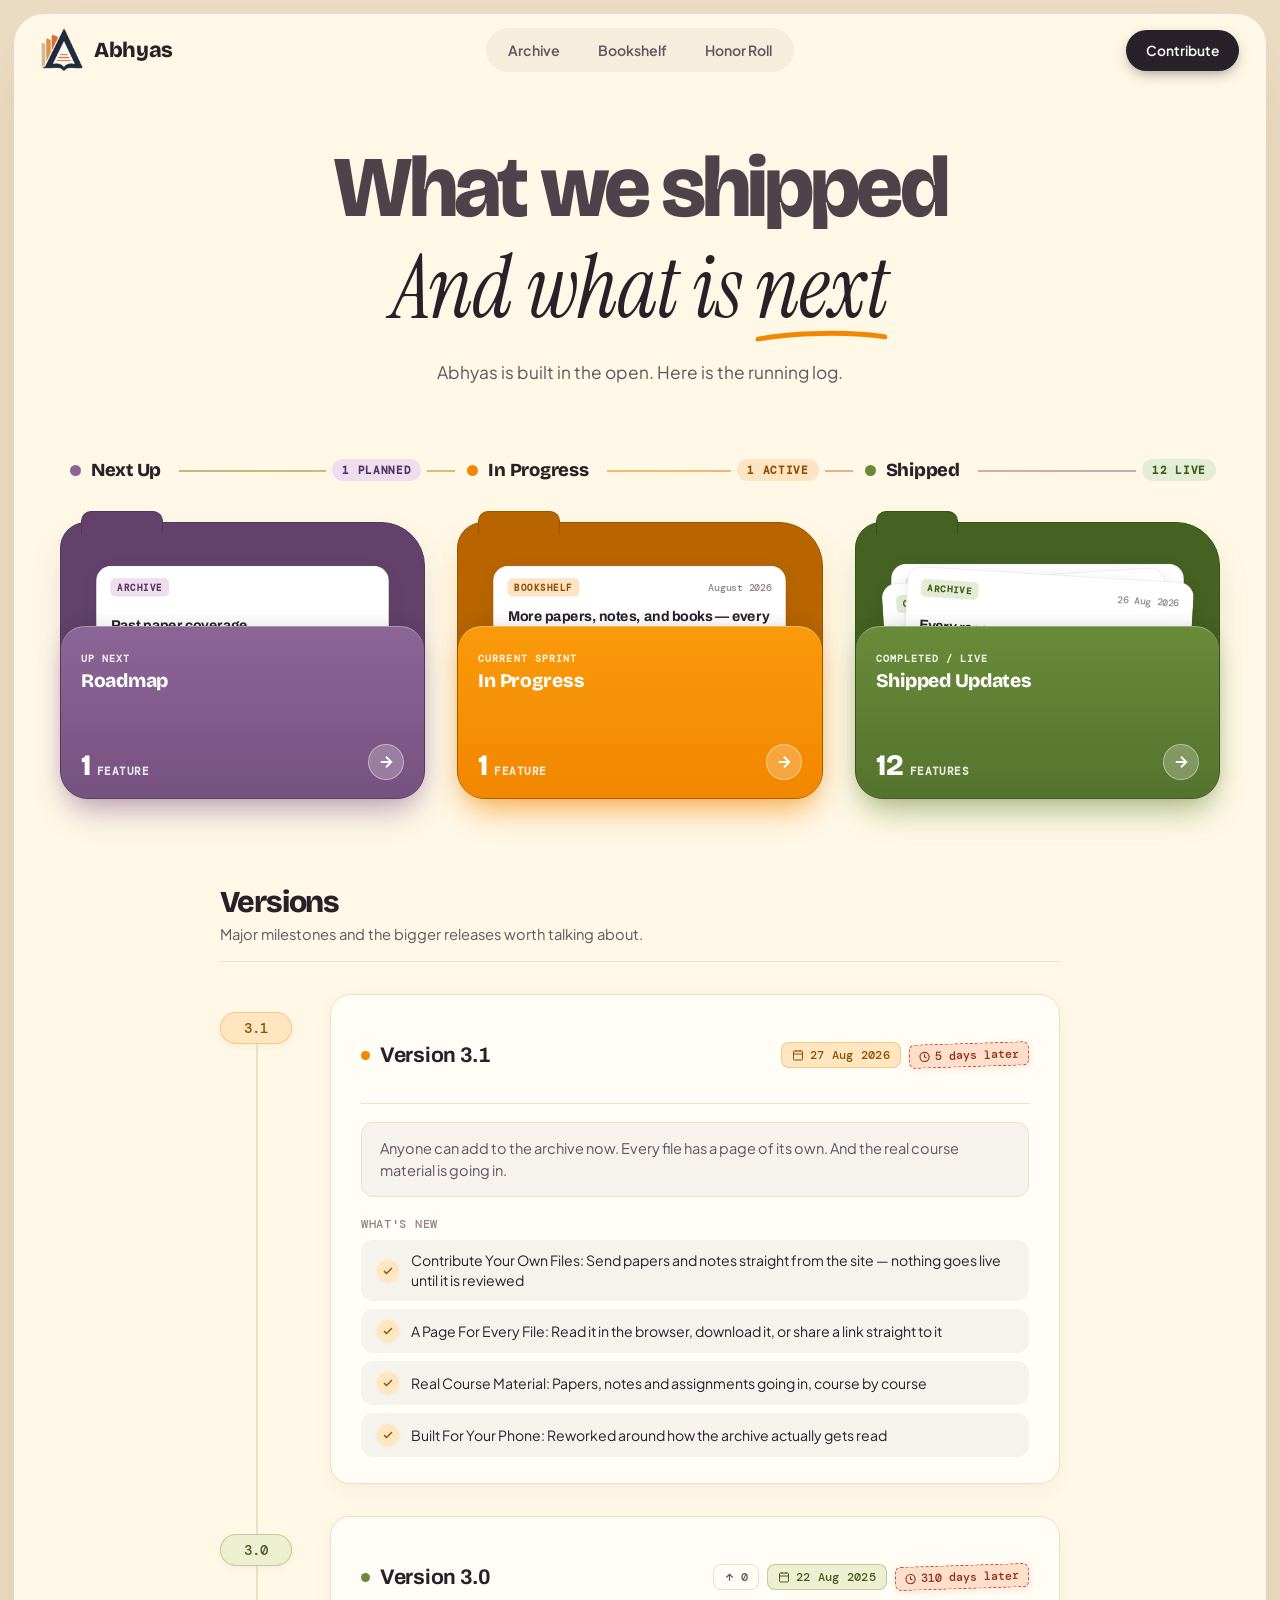
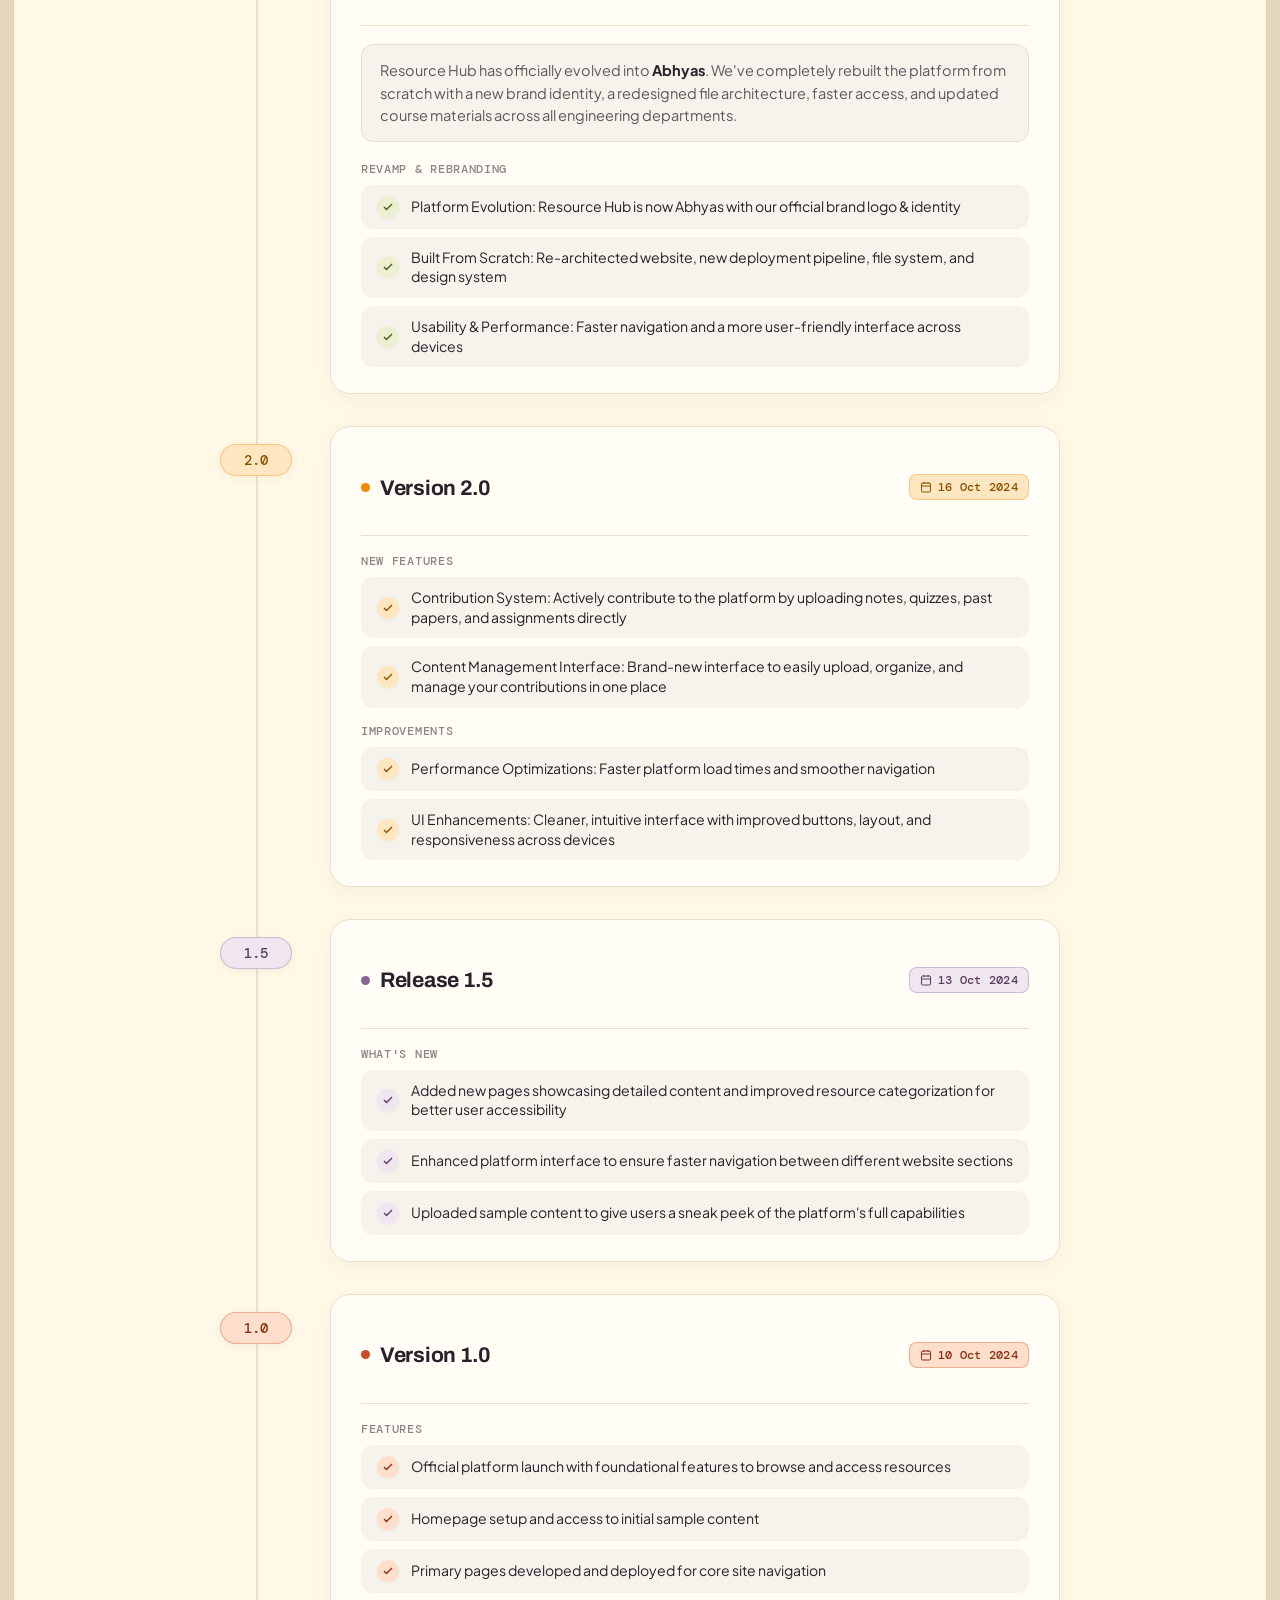
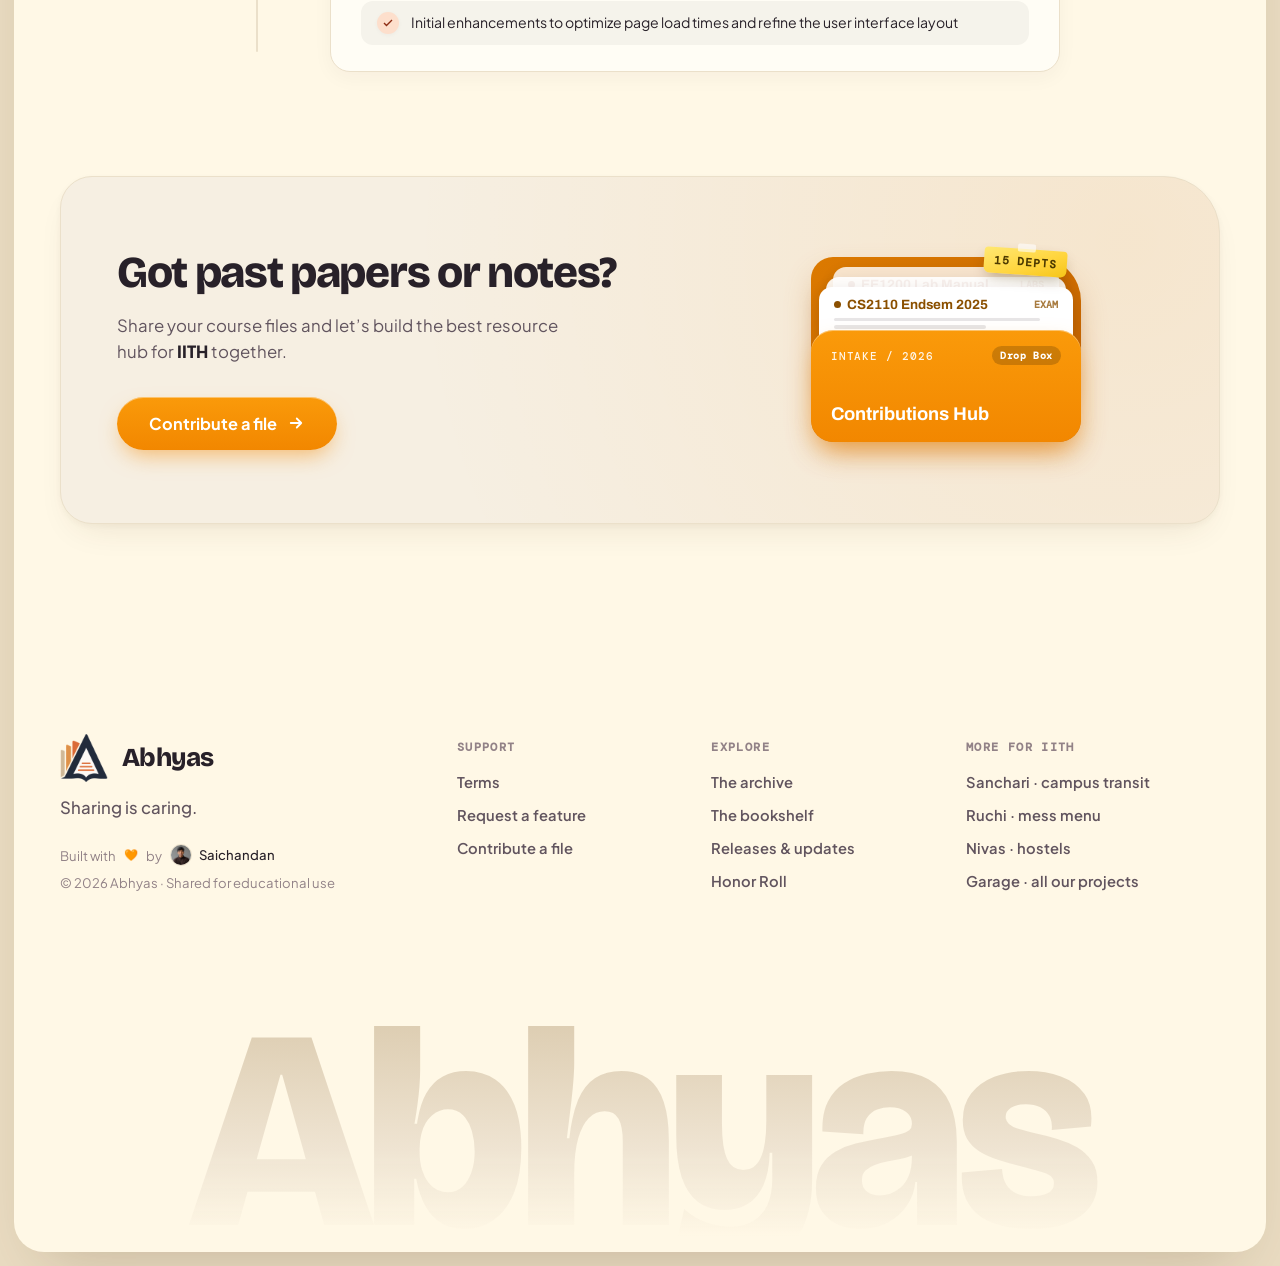
<file: releases.html>
<!DOCTYPE html>
<html lang="en">
<head>
<meta charset="UTF-8">
<meta name="viewport" content="width=device-width, initial-scale=1.0">
<link rel="icon" type="image/png" href="assets/abhyas-mark.png">
<title>Releases &mdash; Abhyas</title>
<link rel="preconnect" href="https://fonts.googleapis.com">
<link rel="preconnect" href="https://fonts.gstatic.com" crossorigin>
<link href="https://fonts.googleapis.com/css2?family=Archivo:wght@700&family=Bricolage+Grotesque:opsz,wght@12..96,700;12..96,800&family=DM+Mono:wght@400;500&family=Instrument+Serif:ital@0;1&family=Newsreader:ital,opsz,wght@1,6..72,300;1,6..72,400&family=Plus+Jakarta+Sans:wght@400;500;600;700;800&display=swap" rel="stylesheet">
<link rel="stylesheet" href="styles.css?v=165">
</head>
<body>
<div class="shell">

  <header class="top">
    <div class="wrap top-in">
      <a class="logo" href="index.html"><img src="assets/abhyas-mark.png" alt="" width="42" height="42"> Abhyas</a>
      <nav>
        <a href="index.html">Archive</a>
        <a href="library.html">Bookshelf</a>
        <a href="leaderboard.html">Honor Roll</a>
      </nav>
      <a class="btn-add" href="contribute.html">Contribute</a>
      <button class="menu-toggle" id="menuToggle" aria-label="Toggle navigation menu" aria-expanded="false" type="button">
        <span></span>
        <span></span>
        <span></span>
      </button>
    </div>
  </header>

  <section class="hero rel-hero">
    <div class="wrap">
      <h1>
        <span class="h-muted"><span class="h-word" style="--w:0">What</span> <span class="h-word" style="--w:1">we</span> <span class="h-word" style="--w:2">shipped</span></span>
        <span class="h-serif"><span class="h-word" style="--w:3">And</span> <span class="h-word" style="--w:4">what</span> <span class="h-word" style="--w:5">is</span> <span class="h-underline"><span class="h-word" style="--w:6">next</span><svg class="h-underline-svg no-split" viewBox="0 0 160 14" fill="none" preserveAspectRatio="none"><path d="M3 10C45 4 115 3 157 8" stroke="var(--papers)" stroke-width="4.5" stroke-linecap="round"/></svg></span></span>
      </h1>
      <p class="hero-sub">Abhyas is built in the open. Here is the running log.</p>
    </div>
  </section>

  <main class="wrap">
    <div class="rel-board" id="releaseList"></div>

    <section class="vt" id="versions">
      <header class="vt-header">
        <div class="vt-title-group">
          <h2>Versions</h2>
          <p>Major milestones and the bigger releases worth talking about.</p>
        </div>
      </header>
      <div class="vt-timeline" id="versionTimeline">
        <div class="vt-rail-line" aria-hidden="true"><div class="vt-rail-fill" id="railFill"></div></div>
      </div>
    </section>

    <!-- Global Pre-Footer CTA -->
    <section class="global-cta">
      <div class="cta-folder-card">
        
        <!-- Left Text Column -->
        <div class="cf-left">
          <h2 class="cf-title">
            <span class="h-solid">Got past papers or notes?</span>
          </h2>

          <p class="cf-desc">
            Share your course files and let’s build the best resource hub <span class="cf-nowrap">for <b>IITH</b> together.</span>
          </p>

          <div class="cf-actions">
            <a class="cta-solid cf-btn" href="contribute.html">
              Contribute a file
              <svg viewBox="0 0 24 24" width="18" height="18" fill="none" stroke="currentColor" stroke-width="2.4" stroke-linecap="round" stroke-linejoin="round"><path d="M5 12h14M13 6l6 6-6 6"/></svg>
            </a>
          </div>
        </div>

        <!-- Right Folder Artifact (Interactive Physics) -->
        <div class="cf-right">
          <div class="cf-stage" aria-hidden="true">
            <div class="cf-folder">
              
              <!-- Yellow Sticky Note -->
              <div class="cf-sticky">15 Depts</div>

              <!-- Folder Back Panel -->
              <div class="cf-fback"></div>
              
              <!-- Sheet 3: Terracotta (Assignments) -->
              <div class="cf-sheet cf-s3">
                <div class="cf-sheet-header">
                  <div class="cf-sheet-tag"><i></i> EE1200 Lab Manual</div>
                  <span class="cf-sheet-badge">Labs</span>
                </div>
                <div class="cf-sheet-lines"><span></span><span></span></div>
              </div>

              <!-- Sheet 2: Olive (Notes & Slides) -->
              <div class="cf-sheet cf-s2">
                <div class="cf-sheet-header">
                  <div class="cf-sheet-tag"><i></i> MA1110 Lecture Deck</div>
                  <span class="cf-sheet-badge">Slides</span>
                </div>
                <div class="cf-sheet-lines"><span></span><span></span></div>
              </div>

              <!-- Sheet 1: Amber (Past Exam Paper) -->
              <div class="cf-sheet cf-s1">
                <div class="cf-sheet-header">
                  <div class="cf-sheet-tag"><i></i> CS2110 Endsem 2025</div>
                  <span class="cf-sheet-badge">Exam</span>
                </div>
                <div class="cf-sheet-lines"><span></span><span></span></div>
              </div>

              <!-- Folder Front Pocket Flap -->
              <div class="cf-ffront">
                <div class="cf-ffront-top">
                  <span class="cf-ffront-code">INTAKE / 2026</span>
                  <span class="cf-ffront-pill">Drop Box</span>
                </div>
                <h3 class="cf-ffront-title">Contributions Hub</h3>
              </div>

            </div>
          </div>
        </div>

      </div>
    </section>
  </main>

  <footer class="foot">
    <div class="wrap">
      <div class="foot-top">

        <div class="foot-brand">
          <a class="foot-mark" href="index.html"><img src="assets/abhyas-mark.png" alt="" width="42" height="42"> Abhyas</a>
          <p class="foot-blurb">Sharing is caring.</p>
          <div class="foot-fine">
            <span class="foot-by">Built with <span class="foot-heart">🧡</span> by <a class="foot-person" href="https://github.com/chandanmettu" target="_blank" rel="noopener noreferrer"><img src="assets/chandan.png" alt="" width="22" height="22" onerror="this.remove()"><b>Saichandan</b></a></span>
            <span>&copy; 2026 Abhyas &middot; Shared for educational use</span>
          </div>
        </div>

        <div class="foot-col">
          <h3>Support</h3>
          <ul>
            <li><a href="terms.html">Terms</a></li>
            <li><a href="mailto:ms24btech11021@iith.ac.in?subject=Feature%20Request">Request a feature</a></li>
            <li><a href="contribute.html">Contribute a file</a></li>
          </ul>
        </div>

        <div class="foot-col">
          <h3>Explore</h3>
          <ul>
            <li><a href="index.html">The archive</a></li>
            <li><a href="library.html">The bookshelf</a></li>
            <li><a href="releases.html">Releases &amp; updates</a></li>
            <li><a href="leaderboard.html">Honor Roll</a></li>
          </ul>
        </div>

        <div class="foot-col">
          <h3>More for IITH</h3>
          <ul>
            <li><a href="https://sanchari.iith.online">Sanchari &middot; campus transit</a></li>
            <li><a href="https://ruchi.iith.online">Ruchi &middot; mess menu</a></li>
            <li><a href="https://nivas.iith.online">Nivas &middot; hostels</a></li>
            <li><a href="https://iith.online">Garage &middot; all our projects</a></li>
          </ul>
        </div>

      </div>

    </div>

    <div class="wrap foot-word-wrap">
      <div class="foot-word" aria-hidden="true">Abhyas</div>
    </div>
  </footer>

</div>

<!-- Mobile nav menu + backdrop: moved outside .shell, which has
     overflow:clip. position:fixed descendants of an overflow:clip/
     hidden ancestor get clipped/broken (most reliably reproducible
     on iOS Safari) even though fixed is meant to be viewport-relative
     regardless of DOM nesting. .toast already lives out here for the
     same reason. -->
  <div class="mobile-menu" id="mobileMenu" aria-hidden="true">
    <ul class="mobile-nav-list">
      <li>
        <a class="mobile-nav-link" href="index.html">
          <div class="mobile-nav-left">
            <div class="mobile-nav-icon">
              <svg viewBox="0 0 24 24" width="16" height="16" fill="none" stroke="currentColor" stroke-width="2.2" stroke-linecap="round"><path d="M4 19.5A2.5 2.5 0 0 1 6.5 17H20"/><path d="M6.5 2H20v20H6.5A2.5 2.5 0 0 1 4 19.5v-15A2.5 2.5 0 0 1 6.5 2z"/></svg>
            </div>
            <span>Archive</span>
          </div>
        </a>
      </li>
      <li>
        <a class="mobile-nav-link" href="library.html">
          <div class="mobile-nav-left">
            <div class="mobile-nav-icon">
              <svg viewBox="0 0 24 24" width="16" height="16" fill="none" stroke="currentColor" stroke-width="2.2" stroke-linecap="round"><path d="M4 6h16M4 12h16M4 18h7"/></svg>
            </div>
            <span>Bookshelf</span>
          </div>
        </a>
      </li>
      <li>
        <a class="mobile-nav-link" href="leaderboard.html">
          <div class="mobile-nav-left">
            <div class="mobile-nav-icon">
              <svg viewBox="0 0 24 24" width="16" height="16" fill="none" stroke="currentColor" stroke-width="2.2" stroke-linecap="round"><path d="M6 9H4.5a2.5 2.5 0 0 1 0-5H6M18 9h1.5a2.5 2.5 0 0 0 0-5H18M4 22h16M10 14.66V17c0 .55-.45 1-1 1H7v4h10v-4h-2c-.55 0-1-.45-1-1v-2.34M7 4h10v6a5 5 0 0 1-10 0V4z"/></svg>
            </div>
            <span>Honor Roll</span>
          </div>
        </a>
      </li>
      <li>
        <a class="mobile-nav-link active" href="releases.html">
          <div class="mobile-nav-left">
            <div class="mobile-nav-icon">
              <svg viewBox="0 0 24 24" width="16" height="16" fill="none" stroke="currentColor" stroke-width="2.2" stroke-linecap="round"><path d="M12 2v4M12 18v4M4.93 4.93l2.83 2.83M16.24 16.24l2.83 2.83M2 12h4M18 12h4M4.93 19.07l2.83-2.83M16.24 7.76l2.83-2.83"/></svg>
            </div>
            <span>Releases</span>
          </div>
        </a>
      </li>
      <li>
        <a class="mobile-nav-link" href="terms.html">
          <div class="mobile-nav-left">
            <div class="mobile-nav-icon">
              <svg viewBox="0 0 24 24" width="16" height="16" fill="none" stroke="currentColor" stroke-width="2.2" stroke-linecap="round"><path d="M14 2H6a2 2 0 0 0-2 2v16a2 2 0 0 0 2 2h12a2 2 0 0 0 2-2V8z"/><polyline points="14 2 14 8 20 8"/></svg>
            </div>
            <span>Terms & Rules</span>
          </div>
        </a>
      </li>
    </ul>

    <div class="mobile-divider"></div>

    <a class="mobile-menu-cta" href="contribute.html">
      <div style="display:flex; align-items:center; gap:8px;">
        <span class="mobile-cta-pulse"></span>
        <span>Contribute to Archive</span>
      </div>
      <svg viewBox="0 0 24 24" width="18" height="18" fill="none" stroke="currentColor" stroke-width="2.4" stroke-linecap="round"><path d="M5 12h14M12 5l7 7-7 7"/></svg>
    </a>
  </div>

  <div class="mobile-backdrop" id="mobileBackdrop"></div>

<script src="lenis.min.js"></script>
<script src="smooth.js?v=10"></script>
<script src="releases.js?v=24"></script>
</body>
</html>
</file>
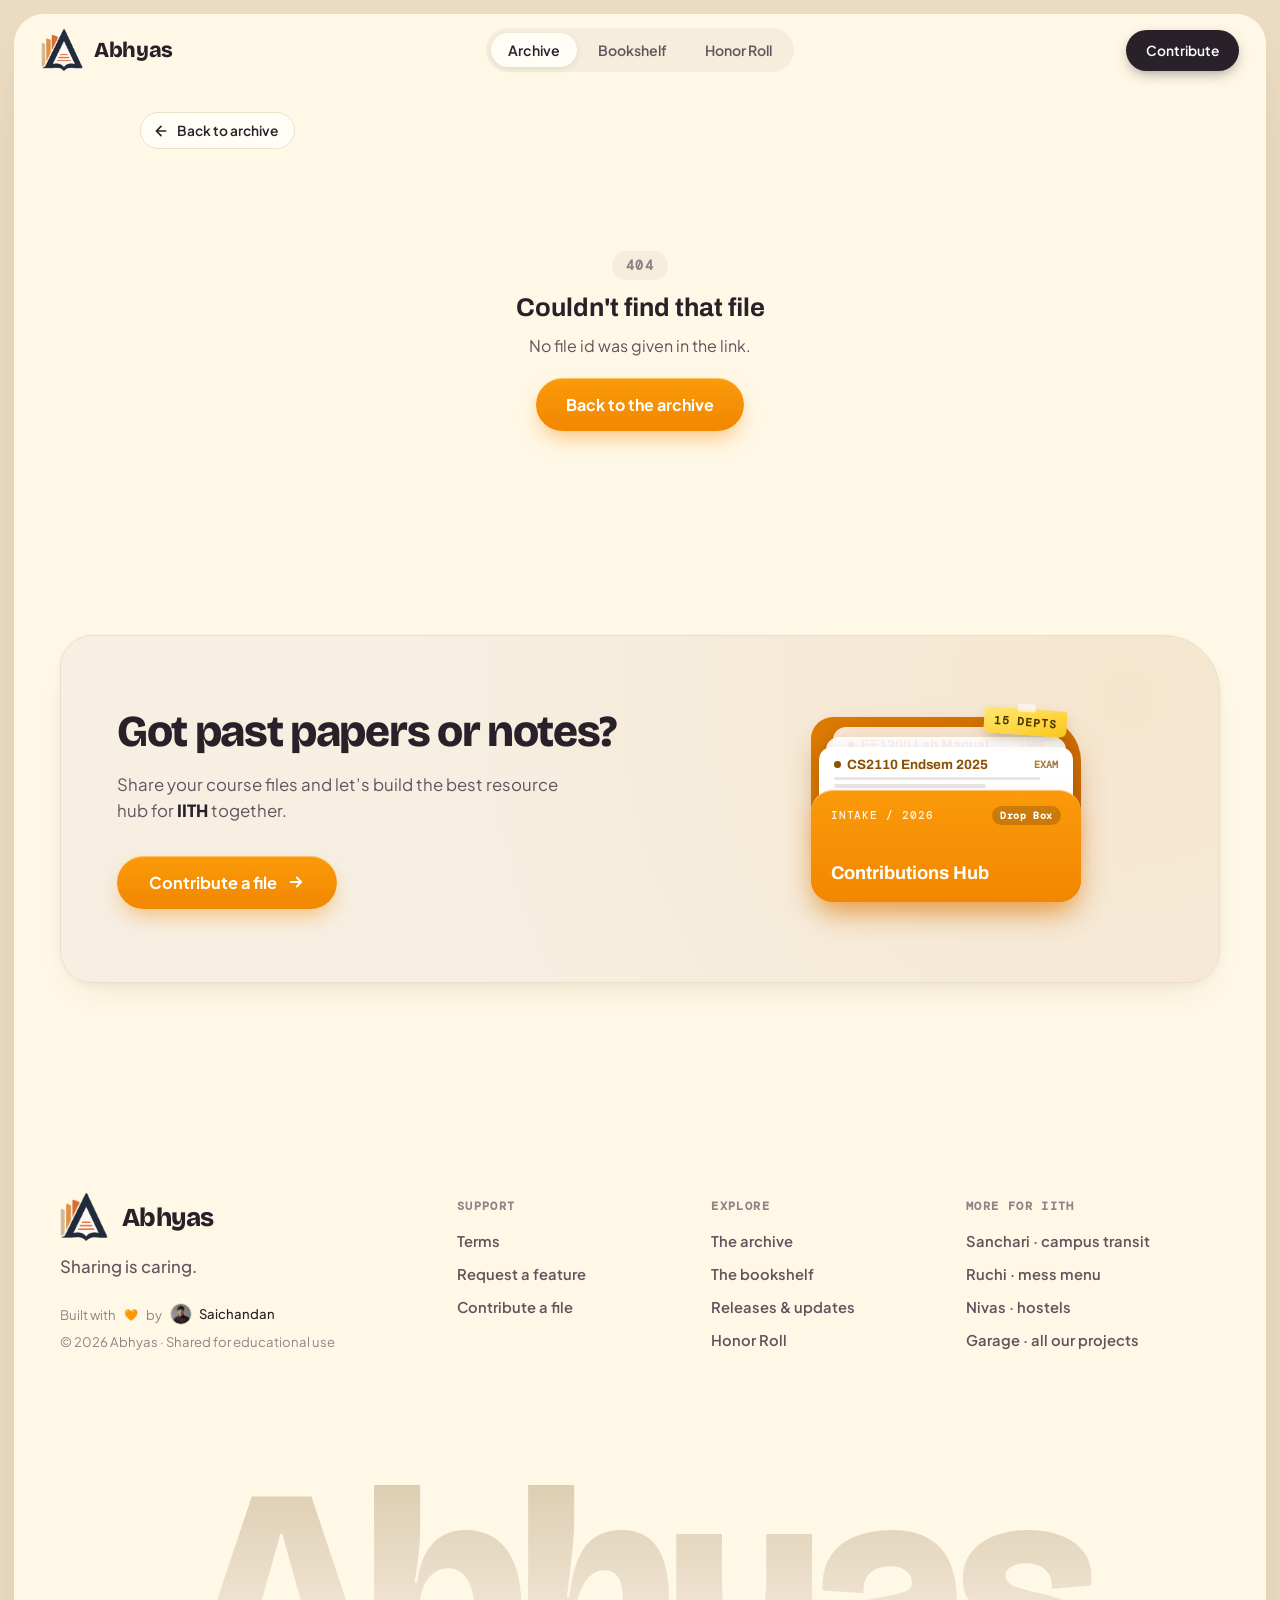
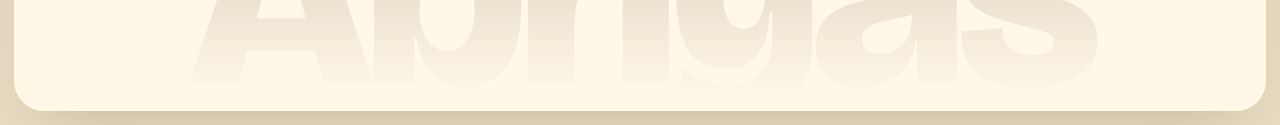
<file: resource.html>
<!DOCTYPE html>
<html lang="en">
<head>
<meta charset="UTF-8">
<meta name="viewport" content="width=device-width, initial-scale=1.0">
<link rel="icon" type="image/png" href="assets/abhyas-mark.png">
<title id="rpPageTitle">Resource &middot; Abhyas</title>
<link rel="preconnect" href="https://fonts.googleapis.com">
<link rel="preconnect" href="https://fonts.gstatic.com" crossorigin>
<link href="https://fonts.googleapis.com/css2?family=Archivo:wght@700&family=Bricolage+Grotesque:opsz,wght@12..96,700;12..96,800&family=DM+Mono:wght@400;500&family=Instrument+Serif:ital@0;1&family=Newsreader:ital,opsz,wght@1,6..72,300;1,6..72,400&family=Plus+Jakarta+Sans:wght@400;500;600;700;800&display=swap" rel="stylesheet">
<link rel="stylesheet" href="styles.css?v=165">
</head>
<body>
<div class="shell">

  <header class="top">
    <div class="wrap top-in">
      <a class="logo" href="index.html"><img src="assets/abhyas-mark.png" alt="" width="42" height="42"> Abhyas</a>
      <nav>
        <a class="on" href="index.html">Archive</a>
        <a href="library.html">Bookshelf</a>
        <a href="leaderboard.html">Honor Roll</a>
      </nav>
      <a class="btn-add" href="contribute.html">Contribute</a>
      <button class="menu-toggle" id="menuToggle" aria-label="Toggle navigation menu" aria-expanded="false" type="button">
        <span></span>
        <span></span>
        <span></span>
      </button>
    </div>
  </header>

  <main class="wrap rp-wrap">
    <a class="rp-back" href="index.html">
      <svg viewBox="0 0 24 24" width="16" height="16" fill="none" stroke="currentColor" stroke-width="2.4" stroke-linecap="round" stroke-linejoin="round"><path d="M19 12H5M12 19l-7-7 7-7"/></svg>
      Back to archive
    </a>

    <!-- resource.js fills this in once the file is found — a loading
         skeleton first, then either the real layout or a not-found state. -->
    <div id="rpRoot" class="rp-loading">
      <div class="rp-loading-line" style="width:40%"></div>
      <div class="rp-loading-line" style="width:70%; height:34px; margin-top:14px;"></div>
      <div class="rp-loading-line" style="width:100%; height:340px; margin-top:26px; border-radius:22px;"></div>
    </div>
  </main>

  <!-- Global Pre-Footer CTA — every other page carries this; resource.html
       had dropped it simply because it was built from scratch instead of
       from an existing page's boilerplate. Same markup as terms.html. -->
  <section class="global-cta wrap">
    <div class="cta-folder-card">

      <div class="cf-left">
        <h2 class="cf-title">
          <span class="h-solid">Got past papers or notes?</span>
        </h2>

        <p class="cf-desc">
          Share your course files and let&rsquo;s build the best resource hub <span class="cf-nowrap">for <b>IITH</b> together.</span>
        </p>

        <div class="cf-actions">
          <a class="cta-solid cf-btn" href="contribute.html">
            Contribute a file
            <svg viewBox="0 0 24 24" width="18" height="18" fill="none" stroke="currentColor" stroke-width="2.4" stroke-linecap="round" stroke-linejoin="round"><path d="M5 12h14M13 6l6 6-6 6"/></svg>
          </a>
        </div>
      </div>

      <div class="cf-right">
        <div class="cf-stage" aria-hidden="true">
          <div class="cf-folder">
            <div class="cf-sticky">15 Depts</div>
            <div class="cf-fback"></div>

            <div class="cf-sheet cf-s3">
              <div class="cf-sheet-header">
                <div class="cf-sheet-tag"><i></i> EE1200 Lab Manual</div>
                <span class="cf-sheet-badge">Labs</span>
              </div>
              <div class="cf-sheet-lines"><span></span><span></span></div>
            </div>

            <div class="cf-sheet cf-s2">
              <div class="cf-sheet-header">
                <div class="cf-sheet-tag"><i></i> MA1110 Lecture Deck</div>
                <span class="cf-sheet-badge">Slides</span>
              </div>
              <div class="cf-sheet-lines"><span></span><span></span></div>
            </div>

            <div class="cf-sheet cf-s1">
              <div class="cf-sheet-header">
                <div class="cf-sheet-tag"><i></i> CS2110 Endsem 2025</div>
                <span class="cf-sheet-badge">Exam</span>
              </div>
              <div class="cf-sheet-lines"><span></span><span></span></div>
            </div>

            <div class="cf-ffront">
              <div class="cf-ffront-top">
                <span class="cf-ffront-code">INTAKE / 2026</span>
                <span class="cf-ffront-pill">Drop Box</span>
              </div>
              <h3 class="cf-ffront-title">Contributions Hub</h3>
            </div>
          </div>
        </div>
      </div>

    </div>
  </section>

  <footer class="foot">
    <div class="wrap">
      <div class="foot-top">

        <div class="foot-brand">
          <a class="foot-mark" href="index.html"><img src="assets/abhyas-mark.png" alt="" width="42" height="42"> Abhyas</a>
          <p class="foot-blurb">Sharing is caring.</p>
          <div class="foot-fine">
            <span class="foot-by">Built with <span class="foot-heart">🧡</span> by <a class="foot-person" href="https://github.com/chandanmettu" target="_blank" rel="noopener noreferrer"><img src="assets/chandan.png" alt="" width="22" height="22" onerror="this.remove()"><b>Saichandan</b></a></span>
            <span>&copy; 2026 Abhyas &middot; Shared for educational use</span>
          </div>
        </div>

        <div class="foot-col">
          <h3>Support</h3>
          <ul>
            <li><a href="terms.html">Terms</a></li>
            <li><a href="mailto:ms24btech11021@iith.ac.in?subject=Feature%20Request">Request a feature</a></li>
            <li><a href="contribute.html">Contribute a file</a></li>
          </ul>
        </div>

        <div class="foot-col">
          <h3>Explore</h3>
          <ul>
            <li><a class="on" href="index.html">The archive</a></li>
            <li><a href="library.html">The bookshelf</a></li>
            <li><a href="releases.html">Releases &amp; updates</a></li>
            <li><a href="leaderboard.html">Honor Roll</a></li>
          </ul>
        </div>

        <div class="foot-col">
          <h3>More for IITH</h3>
          <ul>
            <li><a href="https://sanchari.iith.online">Sanchari &middot; campus transit</a></li>
            <li><a href="https://ruchi.iith.online">Ruchi &middot; mess menu</a></li>
            <li><a href="https://nivas.iith.online">Nivas &middot; hostels</a></li>
            <li><a href="https://iith.online">Garage &middot; all our projects</a></li>
          </ul>
        </div>

      </div>

    </div>

    <div class="wrap foot-word-wrap">
      <div class="foot-word" aria-hidden="true">Abhyas</div>
    </div>
  </footer>

</div>

<!-- Floating Toast Notification -->
<div class="toast" id="toast" aria-live="polite" hidden></div>

<!-- Mobile nav menu + backdrop: moved outside .shell, which has
     overflow:clip. position:fixed descendants of an overflow:clip/
     hidden ancestor get clipped/broken (most reliably reproducible
     on iOS Safari) even though fixed is meant to be viewport-relative
     regardless of DOM nesting. .toast already lives out here for the
     same reason. -->
  <div class="mobile-menu" id="mobileMenu" aria-hidden="true">
    <ul class="mobile-nav-list">
      <li>
        <a class="mobile-nav-link active" href="index.html">
          <div class="mobile-nav-left">
            <div class="mobile-nav-icon">
              <svg viewBox="0 0 24 24" width="16" height="16" fill="none" stroke="currentColor" stroke-width="2.2" stroke-linecap="round"><path d="M4 19.5A2.5 2.5 0 0 1 6.5 17H20"/><path d="M6.5 2H20v20H6.5A2.5 2.5 0 0 1 4 19.5v-15A2.5 2.5 0 0 1 6.5 2z"/></svg>
            </div>
            <span>Archive</span>
          </div>
        </a>
      </li>
      <li>
        <a class="mobile-nav-link" href="library.html">
          <div class="mobile-nav-left">
            <div class="mobile-nav-icon">
              <svg viewBox="0 0 24 24" width="16" height="16" fill="none" stroke="currentColor" stroke-width="2.2" stroke-linecap="round"><path d="M4 6h16M4 12h16M4 18h7"/></svg>
            </div>
            <span>Bookshelf</span>
          </div>
        </a>
      </li>
      <li>
        <a class="mobile-nav-link" href="leaderboard.html">
          <div class="mobile-nav-left">
            <div class="mobile-nav-icon">
              <svg viewBox="0 0 24 24" width="16" height="16" fill="none" stroke="currentColor" stroke-width="2.2" stroke-linecap="round"><path d="M6 9H4.5a2.5 2.5 0 0 1 0-5H6M18 9h1.5a2.5 2.5 0 0 0 0-5H18M4 22h16M10 14.66V17c0 .55-.45 1-1 1H7v4h10v-4h-2c-.55 0-1-.45-1-1v-2.34M7 4h10v6a5 5 0 0 1-10 0V4z"/></svg>
            </div>
            <span>Honor Roll</span>
          </div>
        </a>
      </li>
      <li>
        <a class="mobile-nav-link" href="releases.html">
          <div class="mobile-nav-left">
            <div class="mobile-nav-icon">
              <svg viewBox="0 0 24 24" width="16" height="16" fill="none" stroke="currentColor" stroke-width="2.2" stroke-linecap="round"><path d="M12 2v4M12 18v4M4.93 4.93l2.83 2.83M16.24 16.24l2.83 2.83M2 12h4M18 12h4M4.93 19.07l2.83-2.83M16.24 7.76l2.83-2.83"/></svg>
            </div>
            <span>Releases</span>
          </div>
        </a>
      </li>
      <li>
        <a class="mobile-nav-link" href="terms.html">
          <div class="mobile-nav-left">
            <div class="mobile-nav-icon">
              <svg viewBox="0 0 24 24" width="16" height="16" fill="none" stroke="currentColor" stroke-width="2.2" stroke-linecap="round"><path d="M14 2H6a2 2 0 0 0-2 2v16a2 2 0 0 0 2 2h12a2 2 0 0 0 2-2V8z"/><polyline points="14 2 14 8 20 8"/></svg>
            </div>
            <span>Terms & Rules</span>
          </div>
        </a>
      </li>
    </ul>

    <div class="mobile-divider"></div>

    <a class="mobile-menu-cta" href="contribute.html">
      <div style="display:flex; align-items:center; gap:8px;">
        <span class="mobile-cta-pulse"></span>
        <span>Contribute to Archive</span>
      </div>
      <svg viewBox="0 0 24 24" width="18" height="18" fill="none" stroke="currentColor" stroke-width="2.4" stroke-linecap="round"><path d="M5 12h14M12 5l7 7-7 7"/></svg>
    </a>
  </div>

  <div class="mobile-backdrop" id="mobileBackdrop"></div>

<script src="lenis.min.js"></script>
<script src="smooth.js?v=10"></script>
<script src="data.js?v=14"></script>
<script src="resource.js?v=16"></script>
</body>
</html>
</file>
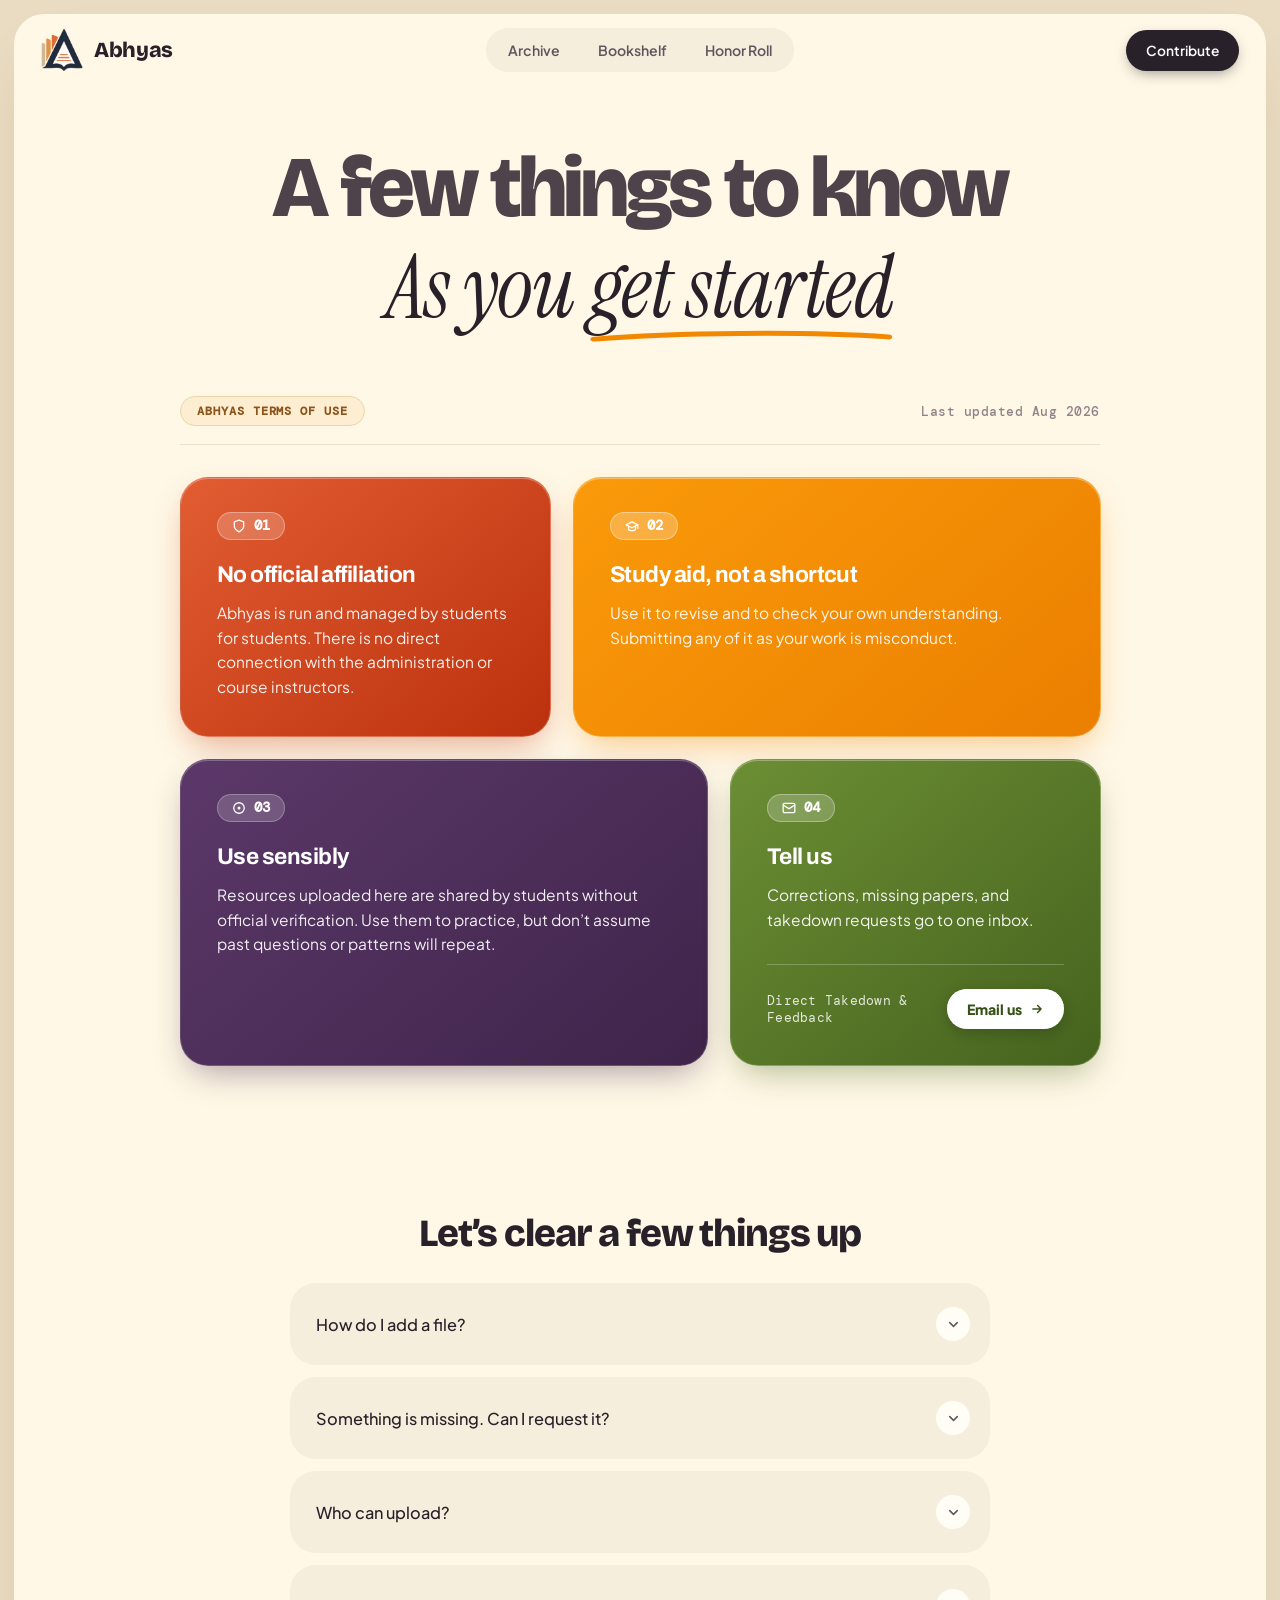
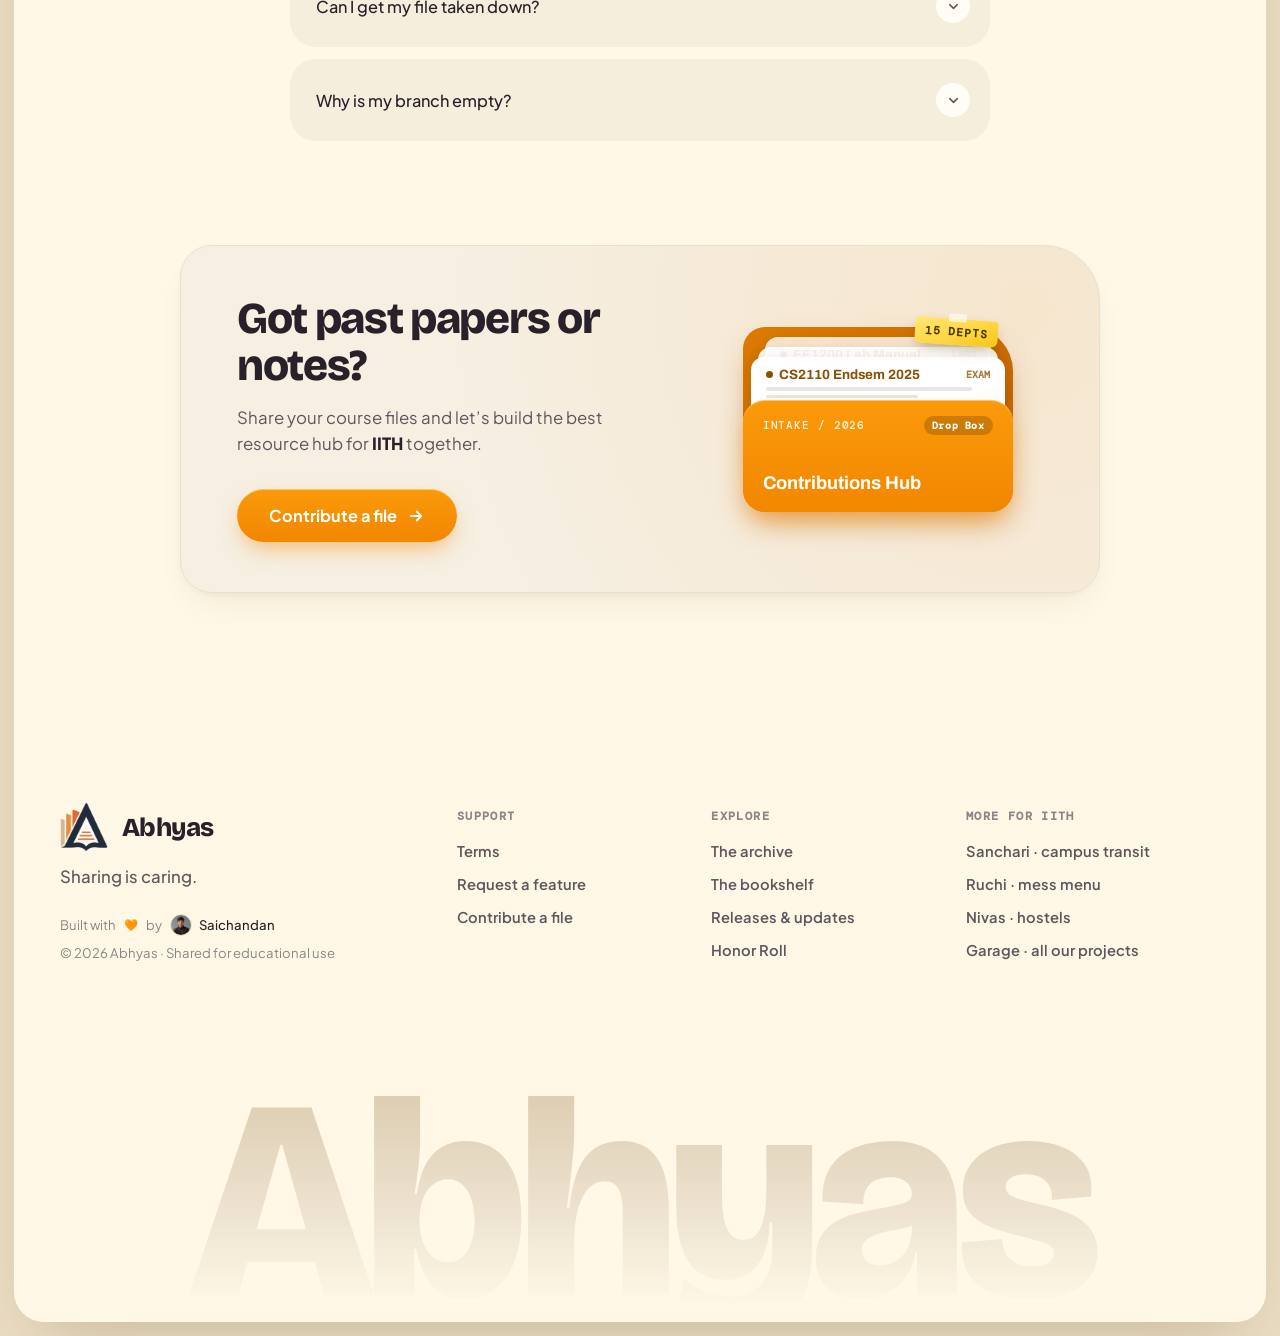
<file: terms.html>
<!DOCTYPE html>
<html lang="en">
<head>
<meta charset="UTF-8">
<meta name="viewport" content="width=device-width, initial-scale=1.0">
<link rel="icon" type="image/png" href="assets/abhyas-mark.png">
<title>Terms &middot; Abhyas</title>
<link rel="preconnect" href="https://fonts.googleapis.com">
<link rel="preconnect" href="https://fonts.gstatic.com" crossorigin>
<link href="https://fonts.googleapis.com/css2?family=Archivo:wght@700&family=Bricolage+Grotesque:opsz,wght@12..96,700;12..96,800&family=DM+Mono:wght@400;500&family=Instrument+Serif:ital@0;1&family=Newsreader:ital,opsz,wght@1,6..72,300;1,6..72,400&family=Plus+Jakarta+Sans:wght@400;500;600;700;800&display=swap" rel="stylesheet">
<link rel="stylesheet" href="styles.css?v=165">
</head>
<body>
<div class="shell">

  <header class="top">
    <div class="wrap top-in">
      <a class="logo" href="index.html"><img src="assets/abhyas-mark.png" alt="" width="42" height="42"> Abhyas</a>
      <nav>
        <a href="index.html">Archive</a>
        <a href="library.html">Bookshelf</a>
        <a href="leaderboard.html">Honor Roll</a>
      </nav>
      <a class="btn-add" href="contribute.html">Contribute</a>
      <button class="menu-toggle" id="menuToggle" aria-label="Toggle navigation menu" aria-expanded="false" type="button">
        <span></span>
        <span></span>
        <span></span>
      </button>
    </div>
  </header>

  <section class="hero doc-hero">
    <div class="wrap">
      <h1>
        <span class="h-muted"><span class="h-word" style="--w:0">A</span> <span class="h-word" style="--w:1">few</span> <span class="h-word" style="--w:2">things</span> <span class="h-word" style="--w:3">to</span> <span class="h-word" style="--w:4">know</span></span>
        <span class="h-serif"><span class="h-word" style="--w:5">As</span> <span class="h-word" style="--w:6">you</span> <span class="h-underline"><span class="h-word" style="--w:7">get</span> <span class="h-word" style="--w:8">started</span><svg class="h-underline-svg no-split" viewBox="0 0 160 14" fill="none" preserveAspectRatio="none"><path d="M3 10C45 4 115 3 157 8" stroke="var(--papers)" stroke-width="4.5" stroke-linecap="round"/></svg></span></span>
      </h1>
    </div>
  </section>

  <main class="wrap ts-wrap">
    <header class="ts-section-head">
      <div class="ts-subhead">
        <span class="ts-kicker-pill">Abhyas terms of use</span>
        <span class="ts-meta">Last updated Aug 2026</span>
      </div>
    </header>

    <div class="ts-grid">
      <article class="ts-card ts-card-red">
        <div class="ts-card-top">
          <span class="ts-card-badge">
            <svg class="ts-card-icon" viewBox="0 0 24 24" width="14" height="14" fill="none" stroke="currentColor" stroke-width="2.2" stroke-linecap="round" stroke-linejoin="round"><path d="M12 22s8-4 8-10V5l-8-3-8 3v7c0 6 8 10 8 10z"/></svg>
            01
          </span>
        </div>
        <h2>No official affiliation</h2>
        <p>Abhyas is run and managed by students for students. There is no direct connection with the administration or course instructors.</p>
      </article>

      <article class="ts-card ts-card-amber">
        <div class="ts-card-top">
          <span class="ts-card-badge">
            <svg class="ts-card-icon" viewBox="0 0 24 24" width="14" height="14" fill="none" stroke="currentColor" stroke-width="2.2" stroke-linecap="round" stroke-linejoin="round"><path d="M22 10v6M2 10l10-5 10 5-10 5z"/><path d="M6 12v5c0 2 3 3 6 3s6-1 6-3v-5"/></svg>
            02
          </span>
        </div>
        <h2>Study aid, not a shortcut</h2>
        <p>Use it to revise and to check your own understanding. Submitting any of it as your work is misconduct.</p>
      </article>

      <article class="ts-card ts-card-purple">
        <div class="ts-card-top">
          <span class="ts-card-badge">
            <svg class="ts-card-icon" viewBox="0 0 24 24" width="14" height="14" fill="none" stroke="currentColor" stroke-width="2.2" stroke-linecap="round" stroke-linejoin="round"><circle cx="12" cy="12" r="9"/><circle cx="12" cy="12" r="1.5" fill="currentColor"/></svg>
            03
          </span>
        </div>
        <h2>Use sensibly</h2>
        <p>Resources uploaded here are shared by students without official verification. Use them to practice, but don’t assume past questions or patterns will repeat.</p>
      </article>

      <article class="ts-card ts-card-green">
        <div class="ts-card-top">
          <span class="ts-card-badge">
            <svg class="ts-card-icon" viewBox="0 0 24 24" width="14" height="14" fill="none" stroke="currentColor" stroke-width="2.2" stroke-linecap="round" stroke-linejoin="round"><rect width="20" height="16" x="2" y="4" rx="2"/><path d="m22 7-8.97 5.7a1.94 1.94 0 0 1-2.06 0L2 7"/></svg>
            04
          </span>
        </div>
        <h2>Tell us</h2>
        <p>Corrections, missing papers, and takedown requests go to one inbox.</p>
        <div class="ts-card-foot">
          <span class="ts-card-foot-label">Direct Takedown &amp; Feedback</span>
          <a class="ts-card-btn" href="mailto:ms24btech11021@iith.ac.in?subject=Abhyas" aria-label="Email Abhyas at ms24btech11021@iith.ac.in">
            Email us
            <svg viewBox="0 0 24 24" width="14" height="14" fill="none" stroke="currentColor" stroke-width="2.6" stroke-linecap="round" stroke-linejoin="round"><path d="M5 12h14M13 6l6 6-6 6"/></svg>
          </a>
        </div>
      </article>
    </div>

    <section class="faq">
      <div class="faq-intro">
        <h2>Let’s clear a few things up</h2>
      </div>
      <ul class="faq-list">
        <li class="faq-item">
          <button class="faq-q" type="button" aria-expanded="false" aria-controls="faq0">
            <span>How do I add a file?</span>
            <span class="faq-icon" aria-hidden="true">
              <svg viewBox="0 0 24 24" width="15" height="15" fill="none" stroke="currentColor" stroke-width="2.4" stroke-linecap="round" stroke-linejoin="round"><path d="m6 9 6 6 6-6"/></svg>
            </span>
          </button>
          <div class="faq-panel" id="faq0" role="region">
            <div class="faq-panel-in"><p>Use <b>Share a file</b> in the header and send us the course code, resource type, and file. We&rsquo;ll review it before it joins the archive.</p></div>
          </div>
        </li>
        <li class="faq-item">
          <button class="faq-q" type="button" aria-expanded="false" aria-controls="faq1">
            <span>Something is missing. Can I request it?</span>
            <span class="faq-icon" aria-hidden="true">
              <svg viewBox="0 0 24 24" width="15" height="15" fill="none" stroke="currentColor" stroke-width="2.4" stroke-linecap="round" stroke-linejoin="round"><path d="m6 9 6 6 6-6"/></svg>
            </span>
          </button>
          <div class="faq-panel" id="faq1" role="region">
            <div class="faq-panel-in"><p>Yes. Send the course code and the resource you&rsquo;re looking for to the address in <b>Tell us</b>. We&rsquo;ll add it to the list and fill it when a copy turns up.</p></div>
          </div>
        </li>
        <li class="faq-item">
          <button class="faq-q" type="button" aria-expanded="false" aria-controls="faq2">
            <span>Who can upload?</span>
            <span class="faq-icon" aria-hidden="true">
              <svg viewBox="0 0 24 24" width="15" height="15" fill="none" stroke="currentColor" stroke-width="2.4" stroke-linecap="round" stroke-linejoin="round"><path d="m6 9 6 6 6-6"/></svg>
            </span>
          </button>
          <div class="faq-panel" id="faq2" role="region">
            <div class="faq-panel-in"><p>Anyone from IITH can share a useful file. Please upload only material you&rsquo;re allowed to share, and include the course code so others can find it.</p></div>
          </div>
        </li>
        <li class="faq-item">
          <button class="faq-q" type="button" aria-expanded="false" aria-controls="faq3">
            <span>Can I get my file taken down?</span>
            <span class="faq-icon" aria-hidden="true">
              <svg viewBox="0 0 24 24" width="15" height="15" fill="none" stroke="currentColor" stroke-width="2.4" stroke-linecap="round" stroke-linejoin="round"><path d="m6 9 6 6 6-6"/></svg>
            </span>
          </button>
          <div class="faq-panel" id="faq3" role="region">
            <div class="faq-panel-in"><p>Yes. Email us with the link or course details. We&rsquo;ll remove it promptly&mdash;no explanation required.</p></div>
          </div>
        </li>
        <li class="faq-item">
          <button class="faq-q" type="button" aria-expanded="false" aria-controls="faq4">
            <span>Why is my branch empty?</span>
            <span class="faq-icon" aria-hidden="true">
              <svg viewBox="0 0 24 24" width="15" height="15" fill="none" stroke="currentColor" stroke-width="2.4" stroke-linecap="round" stroke-linejoin="round"><path d="m6 9 6 6 6-6"/></svg>
            </span>
          </button>
          <div class="faq-panel" id="faq4" role="region">
            <div class="faq-panel-in"><p>It simply hasn&rsquo;t had a contribution yet. As students finish courses and pass material forward, more branches will fill in.</p></div>
          </div>
        </li>
      </ul>
    </section>

    <!-- Global Pre-Footer CTA -->
    <section class="global-cta">
      <div class="cta-folder-card">
        
        <!-- Left Text Column -->
        <div class="cf-left">
          <h2 class="cf-title">
            <span class="h-solid">Got past papers or notes?</span>
          </h2>

          <p class="cf-desc">
            Share your course files and let’s build the best resource hub <span class="cf-nowrap">for <b>IITH</b> together.</span>
          </p>

          <div class="cf-actions">
            <a class="cta-solid cf-btn" href="contribute.html">
              Contribute a file
              <svg viewBox="0 0 24 24" width="18" height="18" fill="none" stroke="currentColor" stroke-width="2.4" stroke-linecap="round" stroke-linejoin="round"><path d="M5 12h14M13 6l6 6-6 6"/></svg>
            </a>
          </div>
        </div>

        <!-- Right Folder Artifact (Interactive Physics) -->
        <div class="cf-right">
          <div class="cf-stage" aria-hidden="true">
            <div class="cf-folder">
              
              <!-- Yellow Sticky Note -->
              <div class="cf-sticky">15 Depts</div>

              <!-- Folder Back Panel -->
              <div class="cf-fback"></div>
              
              <!-- Sheet 3: Terracotta (Assignments) -->
              <div class="cf-sheet cf-s3">
                <div class="cf-sheet-header">
                  <div class="cf-sheet-tag"><i></i> EE1200 Lab Manual</div>
                  <span class="cf-sheet-badge">Labs</span>
                </div>
                <div class="cf-sheet-lines"><span></span><span></span></div>
              </div>

              <!-- Sheet 2: Olive (Notes & Slides) -->
              <div class="cf-sheet cf-s2">
                <div class="cf-sheet-header">
                  <div class="cf-sheet-tag"><i></i> MA1110 Lecture Deck</div>
                  <span class="cf-sheet-badge">Slides</span>
                </div>
                <div class="cf-sheet-lines"><span></span><span></span></div>
              </div>

              <!-- Sheet 1: Amber (Past Exam Paper) -->
              <div class="cf-sheet cf-s1">
                <div class="cf-sheet-header">
                  <div class="cf-sheet-tag"><i></i> CS2110 Endsem 2025</div>
                  <span class="cf-sheet-badge">Exam</span>
                </div>
                <div class="cf-sheet-lines"><span></span><span></span></div>
              </div>

              <!-- Folder Front Pocket Flap -->
              <div class="cf-ffront">
                <div class="cf-ffront-top">
                  <span class="cf-ffront-code">INTAKE / 2026</span>
                  <span class="cf-ffront-pill">Drop Box</span>
                </div>
                <h3 class="cf-ffront-title">Contributions Hub</h3>
              </div>

            </div>
          </div>
        </div>

      </div>
    </section>
  </main>

  <footer class="foot">
    <div class="wrap">
      <div class="foot-top">

        <div class="foot-brand">
          <a class="foot-mark" href="index.html"><img src="assets/abhyas-mark.png" alt="" width="42" height="42"> Abhyas</a>
          <p class="foot-blurb">Sharing is caring.</p>
          <div class="foot-fine">
            <span class="foot-by">Built with <span class="foot-heart">🧡</span> by <a class="foot-person" href="https://github.com/chandanmettu" target="_blank" rel="noopener noreferrer"><img src="assets/chandan.png" alt="" width="22" height="22" onerror="this.remove()"><b>Saichandan</b></a></span>
            <span>&copy; 2026 Abhyas &middot; Shared for educational use</span>
          </div>
        </div>

        <div class="foot-col">
          <h3>Support</h3>
          <ul>
            <li><a class="on" href="terms.html">Terms</a></li>
            <li><a href="mailto:ms24btech11021@iith.ac.in?subject=Feature%20Request">Request a feature</a></li>
            <li><a href="contribute.html">Contribute a file</a></li>
          </ul>
        </div>

        <div class="foot-col">
          <h3>Explore</h3>
          <ul>
            <li><a href="index.html">The archive</a></li>
            <li><a href="library.html">The bookshelf</a></li>
            <li><a href="releases.html">Releases &amp; updates</a></li>
            <li><a href="leaderboard.html">Honor Roll</a></li>
          </ul>
        </div>

        <div class="foot-col">
          <h3>More for IITH</h3>
          <ul>
            <li><a href="https://sanchari.iith.online">Sanchari &middot; campus transit</a></li>
            <li><a href="https://ruchi.iith.online">Ruchi &middot; mess menu</a></li>
            <li><a href="https://nivas.iith.online">Nivas &middot; hostels</a></li>
            <li><a href="https://iith.online">Garage &middot; all our projects</a></li>
          </ul>
        </div>

      </div>

    </div>

    <div class="wrap foot-word-wrap">
      <div class="foot-word" aria-hidden="true">Abhyas</div>
    </div>
  </footer>

</div>

<!-- Mobile nav menu + backdrop: moved outside .shell, which has
     overflow:clip. position:fixed descendants of an overflow:clip/
     hidden ancestor get clipped/broken (most reliably reproducible
     on iOS Safari) even though fixed is meant to be viewport-relative
     regardless of DOM nesting. .toast already lives out here for the
     same reason. -->
  <div class="mobile-menu" id="mobileMenu" aria-hidden="true">
    <ul class="mobile-nav-list">
      <li>
        <a class="mobile-nav-link" href="index.html">
          <div class="mobile-nav-left">
            <div class="mobile-nav-icon">
              <svg viewBox="0 0 24 24" width="16" height="16" fill="none" stroke="currentColor" stroke-width="2.2" stroke-linecap="round"><path d="M4 19.5A2.5 2.5 0 0 1 6.5 17H20"/><path d="M6.5 2H20v20H6.5A2.5 2.5 0 0 1 4 19.5v-15A2.5 2.5 0 0 1 6.5 2z"/></svg>
            </div>
            <span>Archive</span>
          </div>
        </a>
      </li>
      <li>
        <a class="mobile-nav-link" href="library.html">
          <div class="mobile-nav-left">
            <div class="mobile-nav-icon">
              <svg viewBox="0 0 24 24" width="16" height="16" fill="none" stroke="currentColor" stroke-width="2.2" stroke-linecap="round"><path d="M4 6h16M4 12h16M4 18h7"/></svg>
            </div>
            <span>Bookshelf</span>
          </div>
        </a>
      </li>
      <li>
        <a class="mobile-nav-link" href="leaderboard.html">
          <div class="mobile-nav-left">
            <div class="mobile-nav-icon">
              <svg viewBox="0 0 24 24" width="16" height="16" fill="none" stroke="currentColor" stroke-width="2.2" stroke-linecap="round"><path d="M6 9H4.5a2.5 2.5 0 0 1 0-5H6M18 9h1.5a2.5 2.5 0 0 0 0-5H18M4 22h16M10 14.66V17c0 .55-.45 1-1 1H7v4h10v-4h-2c-.55 0-1-.45-1-1v-2.34M7 4h10v6a5 5 0 0 1-10 0V4z"/></svg>
            </div>
            <span>Honor Roll</span>
          </div>
        </a>
      </li>
      <li>
        <a class="mobile-nav-link" href="releases.html">
          <div class="mobile-nav-left">
            <div class="mobile-nav-icon">
              <svg viewBox="0 0 24 24" width="16" height="16" fill="none" stroke="currentColor" stroke-width="2.2" stroke-linecap="round"><path d="M12 2v4M12 18v4M4.93 4.93l2.83 2.83M16.24 16.24l2.83 2.83M2 12h4M18 12h4M4.93 19.07l2.83-2.83M16.24 7.76l2.83-2.83"/></svg>
            </div>
            <span>Releases</span>
          </div>
        </a>
      </li>
      <li>
        <a class="mobile-nav-link active" href="terms.html">
          <div class="mobile-nav-left">
            <div class="mobile-nav-icon">
              <svg viewBox="0 0 24 24" width="16" height="16" fill="none" stroke="currentColor" stroke-width="2.2" stroke-linecap="round"><path d="M14 2H6a2 2 0 0 0-2 2v16a2 2 0 0 0 2 2h12a2 2 0 0 0 2-2V8z"/><polyline points="14 2 14 8 20 8"/></svg>
            </div>
            <span>Terms & Rules</span>
          </div>
        </a>
      </li>
    </ul>

    <div class="mobile-divider"></div>

    <a class="mobile-menu-cta" href="contribute.html">
      <div style="display:flex; align-items:center; gap:8px;">
        <span class="mobile-cta-pulse"></span>
        <span>Contribute to Archive</span>
      </div>
      <svg viewBox="0 0 24 24" width="18" height="18" fill="none" stroke="currentColor" stroke-width="2.4" stroke-linecap="round"><path d="M5 12h14M12 5l7 7-7 7"/></svg>
    </a>
  </div>

  <div class="mobile-backdrop" id="mobileBackdrop"></div>

<script src="lenis.min.js"></script>
<script src="smooth.js?v=10"></script>
<script src="data.js?v=14"></script>
<script src="books.js?v=8"></script>
<script src="terms.js?v=2"></script>
</body>
</html>
</file>
<file: styles.css>
/* ============================================================
   Abhyas — light revamp
   Warm paper background, friendly type, one distinct material
   per resource kind so you can spot a type before you read it.
   Standalone: nothing here is loaded by index.html yet.
   ============================================================ */

:root {
  /* --- ground ---
   The whole palette is tuned a few hundred K warm, the way a screen looks
   under macOS Night Shift, and the four resource hues carry ~20% more
   saturation. Night Shift is a display filter, so it never reaches a
   visitor's screen; this bakes the same feel into the design itself.
   Verified: no text pair lost contrast, four pairs gained. --- */
  --paper: #FFF8E6;          /* warm cream page */
  --surface: #FFFDF5;
  --ink: #282129;
  --ink-soft: #61545E;
  --muted: #928287;
  --hair: #EBE0CA;
  /* --- washes ---
     Soft surfaces are ink at low alpha, not opaque greys. A wash picks up
     whatever sits behind it, so a chip on the cream sheet and the same chip
     inside a white panel stay related instead of looking like two greys. --- */
  --wash:        rgba(40, 33, 41, .045);
  --wash-strong: rgba(40, 33, 41, .09);

  /* --- brand --- */
  --brand: #6A57E0;
  --brand-soft: #EEEAF8;
  --pink: #FF6B9D;

  /* --- one colour family per resource kind ---
     All four are pulled toward the warm cream ground and the amber CTA:
     amber is the anchor, the rest are its warm neighbours (terracotta,
     olive, clay-mauve) rather than four unrelated primaries. --- */
  --papers: #F28700;         /* quizzes & past papers — the CTA amber itself */
  --papers-tint: #FEE7C0;
  --papers-ink: #8B5000;

  --notes: #698B39;          /* notes & slides — warm olive */
  --notes-tint: #ECF0D1;
  --notes-ink: #495A23;

  --assignment: #D04724;     /* assignments — terracotta */
  --assignment-tint: #FDDFCC;
  --assignment-ink: #8D2D14;

  --reference: #8C6597;      /* reference books — clay mauve */
  --reference-tint: #F0E6F0;
  --reference-ink: #5B3C60;

  --font-display: "Bricolage Grotesque", "Plus Jakarta Sans", sans-serif;
  --font-body: "Plus Jakarta Sans", -apple-system, sans-serif;
  --font-mono: "DM Mono", ui-monospace, monospace;
  /* course names — the one thing people scan, so it gets its own face */
  --font-course: "Archivo", "Bricolage Grotesque", sans-serif;

  /* one vertical rhythm for content blocks — sections should not each
     invent their own padding */
  --section-y: 80px;

  --r-sm: 10px;
  --r-md: 16px;
  --r-lg: 24px;

  /* --- optical tracking ---
     Letter-spacing scales with size: display type needs to be pulled tight,
     body type needs none. Pick the band by rendered px, not by eye. Archivo
     runs one band looser than these — its counters close up faster than
     Bricolage's. --- */
  --track-hero: -.045em;   /* 48px+   */
  --track-xl:   -.036em;   /* 30–48px */
  --track-lg:   -.030em;   /* 24–30px */
  --track-md:   -.024em;   /* 19–24px */
  --track-sm:   -.014em;   /* 16–19px */
  --track-xs:   0;         /* <16px   */

  --ease: cubic-bezier(.2, .9, .3, 1);
  --pop: cubic-bezier(.34, 1.56, .64, 1);
  /* --- motion ---
     One curve for arrivals, heavily decelerated, and deliberately long:
     a slow front-loaded ease is most of what reads as "premium". Hovers
     stay short — a slow hover feels broken, not luxurious. --- */
  --ease-out-expo: cubic-bezier(.16, 1, .3, 1);
  --dur-arrive: .9s;
  --dur-hover: .28s;
}

* { box-sizing: border-box; }
html { scroll-behavior: smooth; }
html.lenis, html.lenis body { height: auto; }
html.lenis { scroll-behavior: auto; }
.lenis.lenis-smooth { scroll-behavior: auto !important; }
.lenis.lenis-stopped { overflow: hidden; }

body {
  margin: 0;
  color: var(--ink);
  font-family: var(--font-body);
  -webkit-font-smoothing: antialiased;
}
/* Bumped from clamp(20px,3.2vw,36px) 2026-08-26: folder cards and the
   leaderboard table were reading edge-to-edge / "elongated" on phone and
   tablet widths. This is the ONE shared container for every page (Browse,
   Library, Leaderboard, Releases, Terms, Contribute all use it, unmodified
   per-page) — so bumping it here fixes the side-margin everywhere at once. */
.wrap { max-width: 1240px; margin: 0 auto; padding: 0 clamp(24px, 4vw, 40px); }

/* ------------------------------------------------------------
   Page shell — the whole site sits on a tinted frame as a
   rounded sheet of paper.
   ------------------------------------------------------------ */
body { background: #EADCC2; padding: 14px; }
.shell {
  background: var(--paper);
  border-radius: 30px;
  min-height: calc(100vh - 28px);
  box-shadow: 0 30px 60px -30px rgba(70, 50, 20, .25);
  overflow: clip;
}

/* ------------------------------------------------------------
   Header — Floating glass morphing bar
   ------------------------------------------------------------ */
.top {
  position: sticky;
  top: 10px;
  z-index: 90;
  padding: 0;
  pointer-events: none;
}
.top-in {
  pointer-events: auto;
  display: flex;
  align-items: center;
  height: 72px;
  padding: 0 20px;
  border-radius: 999px;
  border: 1px solid transparent;
  transition:
    background-color .45s var(--ease-out-expo),
    border-color .45s var(--ease-out-expo),
    box-shadow .45s var(--ease-out-expo),
    backdrop-filter .45s var(--ease-out-expo),
    -webkit-backdrop-filter .45s var(--ease-out-expo),
    height .35s var(--ease-out-expo);
}
.top[data-scrolled="true"] .top-in {
  background-color: rgba(254, 252, 248, 0.82);
  backdrop-filter: blur(20px);
  -webkit-backdrop-filter: blur(20px);
  border-color: rgba(235, 224, 202, 0.85);
  box-shadow: 0 10px 32px -8px rgba(40, 33, 41, 0.09), inset 0 1px 0 rgba(255, 255, 255, 0.95);
  height: 64px;
}
.logo {
  display: flex; align-items: center; gap: 11px;
  font-family: var(--font-display); font-weight: 800;
  font-size: 1.34rem; letter-spacing: var(--track-sm);
  text-decoration: none; color: var(--ink);
}
/* the mark carries its own ink and amber, so it needs no badge behind it */
.logo img {
  width: 42px; height: 42px; flex-shrink: 0;
  display: block; object-fit: contain;
  transition: transform .4s var(--pop);
}
.logo:hover img { transform: rotate(-10deg) scale(1.08); }

.top nav {
  position: absolute; left: 50%; transform: translateX(-50%);
  display: flex; gap: 4px; padding: 5px;
  background: var(--wash); border-radius: 999px;
  transition: background .3s var(--ease);
}
.top nav a {
  text-decoration: none; color: var(--ink-soft);
  font-size: .88rem; font-weight: 600;
  padding: 8px 17px; border-radius: 999px;
  transition: background .25s var(--ease), color .25s var(--ease), transform .2s var(--pop);
}
.top nav a:hover { color: var(--ink); }
.top nav a:active { transform: scale(0.95); }
.top nav a.on { background: var(--surface); color: var(--ink); box-shadow: 0 2px 6px rgba(70,50,20,.09); }

.btn-add {
  /* now an <a> to the contribute page, not a button that opens a modal */
  display: inline-flex; align-items: center; text-decoration: none;
  margin-left: auto; border: 0; cursor: pointer; font-family: inherit;
  background: var(--ink); color: #fff; font-weight: 600; font-size: .86rem;
  padding: 12px 20px; border-radius: 999px;
  transition: transform .2s var(--pop), box-shadow .2s var(--ease);
  box-shadow: 0 5px 14px -4px rgba(38,33,46,.5);
}
.btn-add:hover { transform: translateY(-2px); box-shadow: 0 10px 20px -6px rgba(38,33,46,.55); }
.btn-add:active { transform: scale(0.975); }

/* ------------------------------------------------------------
   Mobile Navigation Toggle & Floating Glass Dropdown (Option A)
   ------------------------------------------------------------ */
.menu-toggle {
  display: none;
  width: 42px;
  height: 42px;
  border-radius: 50%;
  border: 1px solid var(--hair);
  background: var(--surface);
  color: var(--ink);
  flex-direction: column;
  align-items: center;
  justify-content: center;
  gap: 4.5px;
  cursor: pointer;
  padding: 0;
  margin-left: auto;
  transition: all 0.25s var(--ease);
  position: relative;
  box-shadow: 0 2px 8px rgba(40, 33, 41, 0.05);
  z-index: 102;
}
.menu-toggle:hover {
  background: #fff;
  border-color: var(--ink);
}
.menu-toggle:active {
  transform: scale(0.94);
}
.menu-toggle span {
  display: block;
  width: 19px;
  height: 2px;
  background: var(--ink);
  border-radius: 2px;
  transition: transform 0.28s var(--ease), opacity 0.2s var(--ease), width 0.2s var(--ease);
}
/* Morph to "X" close icon.
   Driven by body[data-menu-open], not a class on this element — see the
   comment on .mobile-menu below for why: one flag, one place it's set,
   nothing to fall out of sync. */
body[data-menu-open="true"] .menu-toggle {
  background: var(--ink);
  border-color: var(--ink);
}
body[data-menu-open="true"] .menu-toggle span {
  background: #fff;
}
body[data-menu-open="true"] .menu-toggle span:nth-child(1) {
  transform: translateY(6.5px) rotate(45deg);
}
body[data-menu-open="true"] .menu-toggle span:nth-child(2) {
  opacity: 0;
  transform: scaleX(0);
}
body[data-menu-open="true"] .menu-toggle span:nth-child(3) {
  transform: translateY(-6.5px) rotate(-45deg);
}

/* Floating Glass Dropdown Menu */
.mobile-menu {
  display: none;
  position: fixed;
  top: 86px;
  left: 14px;
  right: 14px;
  max-width: 480px;
  margin: 0 auto;
  background: rgba(255, 253, 245, 0.96);
  backdrop-filter: blur(24px) saturate(180%);
  -webkit-backdrop-filter: blur(24px) saturate(180%);
  border: 1px solid rgba(235, 224, 202, 0.95);
  border-radius: 28px;
  padding: 16px;
  box-shadow: 0 20px 50px -10px rgba(40, 33, 41, 0.24), 0 2px 6px rgba(40, 33, 41, 0.04);
  z-index: 998;
  opacity: 0;
  visibility: hidden;
  transform: translateY(-12px) scale(0.96);
  transition: opacity 0.28s var(--ease), transform 0.32s var(--ease), visibility 0.28s;
  pointer-events: none;
}
/* Single source of truth: one attribute, set once, in one place — the
   same mechanic iith-athletics' nav uses (.nav[data-open="true"] driving
   everything via CSS). Abhyas previously toggled three separate classes
   on three separate elements (menu-toggle, mobile-menu, mobile-backdrop)
   from JS — three DOM writes that could desync if any one silently
   failed (e.g. a null element skipped by an `if` guard), instead of one
   flag every rule reads from. .mobile-menu can't use this same selector
   directly relative to a data-attribute on <header> because it was
   deliberately moved to be a <body>-level sibling of .shell (see the
   earlier fix for why) — so the flag lives on <body> itself, the nearest
   common ancestor of the toggle, the menu, and the backdrop. */
body[data-menu-open="true"] .mobile-menu {
  opacity: 1;
  visibility: visible;
  transform: translateY(0) scale(1);
  pointer-events: auto;
}

.mobile-nav-list {
  display: flex;
  flex-direction: column;
  gap: 5px;
  list-style: none;
  padding: 0;
  margin: 0;
}
.mobile-nav-link {
  display: flex;
  align-items: center;
  justify-content: space-between;
  padding: 12px 16px;
  border-radius: 16px;
  color: var(--ink);
  font-size: 0.95rem;
  font-weight: 600;
  text-decoration: none;
  background: transparent;
  transition: background 0.18s var(--ease), color 0.18s var(--ease), transform 0.15s var(--ease);
}
.mobile-nav-left {
  display: flex;
  align-items: center;
  gap: 12px;
}
.mobile-nav-icon {
  width: 32px;
  height: 32px;
  border-radius: 10px;
  background: var(--wash);
  display: flex;
  align-items: center;
  justify-content: center;
  color: var(--ink-soft);
  transition: all 0.2s var(--ease);
}
.mobile-nav-link:hover {
  background: var(--wash);
}
.mobile-nav-link:active {
  transform: scale(0.98);
}
.mobile-nav-link.active {
  background: var(--surface);
  color: var(--ink);
  box-shadow: 0 2px 8px rgba(70, 50, 20, 0.06);
  border: 1px solid var(--hair);
  font-weight: 700;
}
.mobile-nav-link.active .mobile-nav-icon {
  background: var(--papers-tint);
  color: var(--papers-ink);
}
.mobile-nav-badge {
  font-family: var(--font-mono);
  font-size: 0.68rem;
  font-weight: 600;
  color: var(--muted);
  background: var(--wash);
  padding: 2px 8px;
  border-radius: 999px;
}

.mobile-divider {
  height: 1px;
  background: var(--hair);
  margin: 10px 4px;
}

/* Prominent Featured CTA inside Mobile Menu */
.mobile-menu-cta {
  display: flex;
  align-items: center;
  justify-content: space-between;
  background: linear-gradient(135deg, #FA9A0A 0%, #F28700 100%);
  color: #fff;
  padding: 14px 18px;
  border-radius: 20px;
  text-decoration: none;
  font-weight: 700;
  font-size: 0.94rem;
  box-shadow: 0 8px 20px -4px rgba(242, 135, 0, 0.5), inset 0 1px 0 rgba(255, 255, 255, 0.35);
  transition: transform 0.18s var(--ease), box-shadow 0.18s var(--ease);
  margin-top: 4px;
}
.mobile-menu-cta:hover {
  transform: translateY(-2px);
  box-shadow: 0 12px 24px -4px rgba(242, 135, 0, 0.6);
}
.mobile-menu-cta:active {
  transform: scale(0.98);
}
.mobile-cta-pulse {
  width: 8px;
  height: 8px;
  border-radius: 50%;
  background: #fff;
  box-shadow: 0 0 0 3px rgba(255, 255, 255, 0.4);
  animation: pulseDot 2s infinite;
}
@keyframes pulseDot {
  0%, 100% { transform: scale(1); opacity: 1; }
  50% { transform: scale(1.3); opacity: 0.7; }
}

/* Fullscreen Dimming Backdrop */
.mobile-backdrop {
  display: none;
  position: fixed;
  top: 0;
  left: 0;
  right: 0;
  bottom: 0;
  background: rgba(40, 33, 41, 0.3);
  backdrop-filter: blur(4px);
  -webkit-backdrop-filter: blur(4px);
  z-index: 997;
  opacity: 0;
  visibility: hidden;
  transition: opacity 0.28s var(--ease), visibility 0.28s;
}
body[data-menu-open="true"] .mobile-backdrop {
  opacity: 1;
  visibility: visible;
}

/* ------------------------------------------------------------
   Hero — pill, two-tone headline, one line, two buttons
   Headline reveals smoothly line-by-line without DOM word splitting
   or inline-block bounding box clipping.
   ------------------------------------------------------------ */
.hero { padding: 52px 0 20px; text-align: center; }
.badge {
  display: inline-flex; align-items: center; gap: 9px;
  font-size: .82rem; font-weight: 600; color: var(--ink-soft);
  background: var(--surface); border: 1px solid var(--hair);
  padding: 8px 17px; border-radius: 999px; margin-bottom: 26px;
  box-shadow: 0 2px 8px rgba(70,50,20,.06);
}
.badge i { width: 7px; height: 7px; border-radius: 50%; background: var(--papers); animation: blip 2.4s infinite; }
.badge b { font-weight: 800; color: var(--ink); }
@keyframes blip { 0%,100% { opacity: 1; } 50% { opacity: .35; } }

.hero h1 {
  font-family: var(--font-display); font-weight: 800;
  /* Floor was 2.35rem — since 7.4vw only clears that at ~508px, every phone
     was rendering at the floor value, not scaling with viewport at all.
     Raised the floor itself so phones get a visibly bigger headline; the
     vw term and the 5.4rem cap above ~508px are unchanged. */
  font-size: clamp(2.7rem, 7.4vw, 5.4rem);
  line-height: 1.12; letter-spacing: var(--track-hero);
  margin: 0 0 22px;
  overflow: visible;
}
.hero h1 > span {
  display: block;
  text-wrap: balance;
  overflow: visible;
  line-height: 1.16;
}

/* Word-by-word cinematic kinetic blur reveal.
   Each word animates smoothly on its own staggered trajectory without
   bounding box clipping, maintaining pristine italic swashes and punctuation. */
.hero h1 .h-word {
  display: inline-block;
  vertical-align: baseline;
  overflow: visible;
  padding: 0.06em 0.25em 0.06em 0.08em;
  margin: -0.06em -0.25em -0.06em -0.08em;
  opacity: 0;
  filter: blur(18px);
  transform: translateY(22px) scale(0.96);
  will-change: transform, opacity, filter;
  transition:
    opacity 0.85s cubic-bezier(0.16, 1, 0.3, 1),
    filter 0.95s cubic-bezier(0.16, 1, 0.3, 1),
    transform 0.95s cubic-bezier(0.16, 1, 0.3, 1);
  transition-delay: calc(var(--w, 0) * 0.085s + 0.04s);
}

.hero.in h1 .h-word,
.in.hero h1 .h-word,
.in h1 .h-word {
  opacity: 1;
  filter: blur(0px);
  transform: translateY(0) scale(1);
}

/* Fallback: if lines do not use .h-word, animate lines directly */
.hero h1 > span:not(:has(.h-word)) {
  opacity: 0;
  filter: blur(14px);
  transform: translateY(28px) scale(0.97);
  will-change: transform, opacity, filter;
  transition:
    opacity 1.15s cubic-bezier(0.16, 1, 0.3, 1),
    filter 1.25s cubic-bezier(0.16, 1, 0.3, 1),
    transform 1.25s cubic-bezier(0.16, 1, 0.3, 1);
}
.hero h1 > span:not(:has(.h-word)):first-child {
  transition-delay: 0.06s;
}
.hero h1 > span:not(:has(.h-word)):nth-child(2) {
  transition-delay: 0.22s;
}

.hero.in h1 > span:not(:has(.h-word)),
.in.hero h1 > span:not(:has(.h-word)),
.in h1 > span:not(:has(.h-word)) {
  opacity: 1;
  filter: none;
  transform: none;
}

/* The hero is clamp()ed from 37.6px to 86.4px, so its tracking has to move
   with it: below ~650px it drops out of the 48px+ band and needs one step
   looser, or it reads cramped on a phone. */
@media (max-width: 650px) {
  .hero h1 { letter-spacing: var(--track-xl); }
}
.h-muted { color: #4E434B; }
.h-solid { color: var(--ink); }
.h-serif {
  font-family: "Instrument Serif", "Newsreader", serif;
  font-style: italic;
  font-weight: 400;
  color: var(--ink);
  letter-spacing: -0.012em;
  line-height: 1.25;
  overflow: visible;
}
.h-serif .h-word {
  padding-right: 0.38em;
  margin-right: -0.38em;
  padding-left: 0.14em;
  margin-left: -0.14em;
}
.hero h1 .h-underline {
  position: relative;
  display: inline-block !important;
  white-space: nowrap;
  overflow: visible;
}
.h-underline-svg {
  position: absolute;
  left: 0;
  bottom: -0.06em;
  width: 100%;
  height: 0.18em;
  pointer-events: none;
  overflow: visible;
}
.h-underline-svg path {
  stroke: var(--papers);
  stroke-width: 4.5;
  stroke-linecap: round;
  stroke-linejoin: round;
  stroke-dasharray: 220;
  stroke-dashoffset: 220;
  transition: stroke-dashoffset 1.35s cubic-bezier(0.22, 1, 0.36, 1) 0.52s;
}
.hero.in .h-underline-svg path,
.in .h-underline-svg path {
  stroke-dashoffset: 0;
}

.hero-sub {
  font-size: 1.08rem;
  color: var(--ink-soft);
  margin: 0 auto 30px;
  max-width: 52ch;
  line-height: 1.5;
  opacity: 0;
  filter: blur(10px);
  transform: translateY(16px);
  will-change: transform, opacity, filter;
  transition:
    opacity 1.1s cubic-bezier(0.16, 1, 0.3, 1) 0.55s,
    filter 1.1s cubic-bezier(0.16, 1, 0.3, 1) 0.55s,
    transform 1.1s cubic-bezier(0.16, 1, 0.3, 1) 0.55s;
}

.hero.in .hero-sub,
.in .hero-sub {
  opacity: 1;
  filter: none;
  transform: none;
}

@media (prefers-reduced-motion: reduce) {
  .hero h1 > span,
  .hero h1 .h-word,
  .hero-sub,
  .h-serif,
  .h-muted {
    opacity: 1 !important;
    filter: none !important;
    transform: none !important;
    transition: none !important;
  }
  .h-underline-svg path {
    stroke-dashoffset: 0 !important;
    transition: none !important;
  }
}

.cta-row { display: flex; gap: 14px; justify-content: center; align-items: center; flex-wrap: wrap; }
.cta-solid {
  display: inline-flex; align-items: center; gap: 10px; text-decoration: none;
  background: linear-gradient(180deg, #FA9A0A 0%, #F28700 100%);
  color: #fff; font-weight: 700; font-size: 1rem;
  padding: 16px 30px; border-radius: 999px;
  box-shadow: 0 10px 22px -6px rgba(242, 135, 0, .55), inset 0 1px 0 rgba(255,255,255,.4);
  transition: transform .18s var(--ease), box-shadow .18s var(--ease);
}
.cta-solid:hover { transform: translateY(-3px); box-shadow: 0 16px 30px -8px rgba(242, 135, 0, .6), inset 0 1px 0 rgba(255,255,255,.4); }
.cta-solid:active { transform: scale(0.975) translateY(1px); }
.cta-ghost {
  display: inline-flex; align-items: center; gap: 10px; text-decoration: none;
  color: var(--ink); font-weight: 700; font-size: 1rem;
  padding: 16px 26px; border-radius: 999px;
  background: var(--surface); border: 1.5px solid var(--hair);
  transition: transform .2s var(--pop), border-color .2s, background .2s;
}
.cta-ghost:hover { transform: translateY(-3px); border-color: var(--ink); }
.cta-ghost:active { transform: scale(0.975); }
.cta-ghost svg, .cta-solid svg { transition: transform .3s var(--pop); }
.cta-ghost:hover svg { transform: translateX(4px); }

/* ------------------------------------------------------------
   Hero stage — one big folder, two cards floating over it
   ------------------------------------------------------------ */
.stage { position: relative; margin-top: 52px; padding-bottom: 40px; min-height: 330px; }

/* the hero folder and floating cards were replaced by the fan (see below) */
/* ------------------------------------------------------------
   Filters — same segment-track as the hero nav, centred.
   One track, one raised chip, so the whole site speaks once.
   ------------------------------------------------------------ */
.controls { padding: 26px 0 30px; text-align: center; }

/* the search field borrows the hero badge's shape and shadow */
.search {
  display: flex; align-items: center; gap: 12px;
  max-width: 560px; margin: 0 auto 20px;
  background: var(--surface); border: 1px solid var(--hair);
  border-radius: 999px; padding: 14px 20px 14px 24px;
  box-shadow: 0 2px 8px rgba(70, 50, 20, .06);
  transition: border-color .22s var(--ease), box-shadow .22s var(--ease), transform .22s var(--ease);
}
.search:focus-within {
  border-color: var(--ink);
  transform: translateY(-1px);
  box-shadow: 0 8px 24px -6px rgba(70, 50, 20, .22), 0 0 0 3px var(--wash);
}
.search input { flex: 1; border: 0; outline: 0; font: 500 1rem var(--font-body); color: var(--ink); background: transparent; }
.search input::placeholder { color: var(--muted); }
.search svg { color: var(--muted); flex-shrink: 0; }
.search-kbd {
  display: flex; align-items: center; gap: 3px;
  margin-left: auto; pointer-events: none; flex-shrink: 0;
}
.search-kbd kbd {
  display: inline-flex; align-items: center; justify-content: center;
  min-width: 22px; height: 22px; padding: 0 5px;
  font-family: var(--font-mono); font-size: .74rem; font-weight: 500;
  color: var(--muted); background: var(--wash);
  border: 1px solid var(--wash-strong); border-radius: 6px;
}

/* the track — identical construction to .top nav */
.pills {
  display: inline-flex; gap: 4px; padding: 5px;
  background: var(--wash);
  border-radius: 999px;
  max-width: 100%; overflow-x: auto;
  scrollbar-width: none;
}
@media (max-width: 640px) {
  /* Wrap filter toggles on mobile, centered, so all 5 categories are visible without horizontal scroll */
  .pills {
    display: flex;
    flex-wrap: wrap;
    justify-content: center;
    align-items: center;
    gap: 6px;
    padding: 6px;
    border-radius: 22px;
    max-width: 360px;
    margin: 0 auto;
    overflow-x: visible;
    -webkit-mask-image: none;
    mask-image: none;
  }
}
.pills::-webkit-scrollbar { display: none; }

.pill {
  cursor: pointer; font-family: inherit; white-space: nowrap;
  display: inline-flex; align-items: center; gap: 8px;
  font-size: .88rem; font-weight: 600;
  padding: 8px 17px; border-radius: 999px;
  background: transparent; border: 0; color: var(--ink-soft);
  transition: background .25s var(--ease), color .25s var(--ease), box-shadow .25s var(--ease), transform .2s var(--pop);
}
.pill i { width: 8px; height: 8px; border-radius: 50%; background: currentColor; transition: transform .3s var(--pop); }
.pill:hover { color: var(--ink); }
.pill:active { transform: scale(0.95); }
/* the raised chip — the same white lift the nav uses */
.pill.on {
  background: var(--surface);
  box-shadow: 0 2px 6px rgba(70, 50, 20, .09);
  font-weight: 700;
}
.pill.on i { transform: scale(1.25); }
.pill[data-kind="all"].on        { color: var(--ink); }
.pill[data-kind="papers"].on     { color: var(--papers-ink); }
.pill[data-kind="notes"].on      { color: var(--notes-ink); }
.pill[data-kind="assignment"].on { color: var(--assignment-ink); }
.pill[data-kind="reference"].on  { color: var(--reference-ink); }

/* only speaks when a filter returns nothing — otherwise it takes no space */
/* Doubles as the empty-state message on both the Archive and Bookshelf
   pages (app.js / library.js) — empty the rest of the time, per
   .count:empty below. The larger top margin here is deliberate: this is
   the ONLY thing on screen when a search/filter matches nothing, right
   under the filter pills, and it read as cramped against them. */
.count { font: 500 .82rem var(--font-mono); color: var(--muted); margin: 40px 0 0; text-align: center; }
.count:empty { display: none; }

/* ------------------------------------------------------------
   Folder cards
   Three real layers: .fc-back (the folder), the sheets in the
   middle, .fc-front (the pocket flap) on top. On hover the sheets
   spring out and the flap sinks — opposing motion is what sells it.
   Each resource kind gets its own way of opening.
   ------------------------------------------------------------ */
/* Fixed-width tiles, left-aligned, and the last row is allowed to end
   ragged. A `1fr` track would stretch the cards to fill the row, which
   makes a card a different size at every viewport width and pads a short
   last row out to nothing. */
.grid {
  display: grid;
  grid-template-columns: repeat(auto-fill, minmax(260px, 1fr));
  /* Row gap was 30px — .t-papers's hover lift rises sheets up to 64px
     (.t-papers:hover .s3 { transform: translateY(-64px) }), and that sheet
     starts at top:10px inside a 220px card, so on hover it pokes
     10-64 = -54px above its own card's top edge. A 30px gap only covered
     just over half that, so a hovered card in row 2 visibly overlapped
     row 1's card sitting right above it. 64px row gap clears the worst
     case (papers) with a few px to spare; every other kind's lift is
     smaller so they clear with room to spare. Column gap unchanged. */
  gap: 64px 24px;
  padding: 22px 0 var(--section-y);
}

.fcard {
  position: relative;
  height: 220px;
  cursor: pointer;
  user-select: none;
  border-radius: 28px 48px 28px 28px;
  will-change: transform, opacity, filter;
  transition: transform .38s cubic-bezier(0.16, 1, 0.3, 1), box-shadow .38s cubic-bezier(0.16, 1, 0.3, 1);
}
.fcard.reveal-card {
  opacity: 0;
  transform: scale(0.92) translateY(24px);
  filter: blur(4px);
  transition: transform var(--dur-arrive) var(--ease-out-expo),
              opacity var(--dur-arrive) var(--ease-out-expo),
              filter var(--dur-arrive) var(--ease-out-expo),
              box-shadow .38s var(--ease-out-expo);
  transition-delay: var(--d, 0ms);
}
.fcard.reveal-card.in {
  opacity: 1;
  transform: scale(1) translateY(0);
  filter: blur(0px);
}
.fcard:hover, .fcard:focus-visible {
  transform: translateY(-6px) scale(1.018);
  box-shadow: 0 20px 38px -12px rgba(50, 35, 10, .22), 0 4px 10px rgba(0, 0, 0, .04);
}

/* layer 1 — the folder itself */
.fc-back {
  position: absolute; inset: 0; z-index: 1;
  border-radius: 28px 48px 28px 28px;
  background: var(--back);
}

/* layer 2 — the paper inside; these carry the real file names */
.fc-sheet {
  position: absolute; z-index: 2;
  background: #fff;
  border-radius: 14px;
  padding: 9px 14px;
  box-shadow: 0 4px 12px rgba(0, 0, 0, .08);
  transition: transform .38s cubic-bezier(.34, 1.56, .64, 1);
}
.fc-sheet b {
  display: block; font-size: .84rem; font-weight: 700; color: var(--ink);
  line-height: 1.25; letter-spacing: var(--track-xs); margin-bottom: 6px;
  overflow: hidden; text-overflow: ellipsis; white-space: nowrap;
}
/* marker and year share one row, which buys the room the ruled lines need */
.sh-top { display: flex; align-items: center; justify-content: space-between; gap: 8px; margin-bottom: 4px; }
.fc-sheet small { font: 500 .68rem var(--font-mono); color: var(--muted); }
.fc-sheet i {
  display: block; width: 22px; height: 4px; border-radius: 2px;
  background: var(--dot); flex-shrink: 0;
}

/* the page should read as written-on, not blank: ruled lines standing in for
   body text. Two show at rest; the rest arrive as the sheets spring out. */
.fc-rule { display: flex; flex-direction: column; gap: 4px; }
.fc-rule span { height: 3.5px; border-radius: 2px; background: rgba(38, 33, 46, .13); }
.fc-rule span:nth-child(2) { width: 92%; }
.fc-rule span:nth-child(3) { width: 74%; }
.fc-rule span:nth-child(4) { width: 88%; }
.fc-rule span:nth-child(5) { width: 56%; }

/* layer 3 — the pocket flap; it carries the card's name */
.fc-front {
  position: absolute; bottom: 0; left: 0; right: 0; z-index: 3;
  height: 132px;
  border-radius: 28px;
  padding: 22px;
  display: flex; justify-content: space-between; align-items: flex-end;
  color: #fff;
  background: var(--front);
  box-shadow: 0 12px 24px -6px var(--glow);
  transition: transform .35s ease;
}
.fcard:hover .fc-front { transform: translateY(4px); }

/* identity on the left of the flap, count on the right — the two children
   .fc-front was always laid out for. */
.fc-id { min-width: 0; }
.fc-meta {
  font: 500 .7rem var(--font-mono);
  opacity: .85; margin-bottom: 5px; letter-spacing: .06em;
}
.fc-title {
  font-family: var(--font-course); font-size: 16.5px; font-weight: 700;
  line-height: 1.22; letter-spacing: var(--track-sm);
  display: -webkit-box; -webkit-line-clamp: 2; -webkit-box-orient: vertical; overflow: hidden;
}
.fc-stat { font-size: 26px; font-weight: 800; line-height: 1; flex-shrink: 0; text-align: right; padding-left: 12px; }
.fc-stat span { display: block; font-size: 10px; font-weight: 600; opacity: .8; letter-spacing: .05em; text-transform: uppercase; margin-top: 3px; }
.fc-open {
  margin-top: 9px; font-size: 10px; font-weight: 700;
  letter-spacing: .08em; text-transform: uppercase; opacity: .82;
}
.fc-open span { display: inline-block; transition: transform .3s var(--pop); }
.fcard:hover .fc-open span { transform: translateX(3px); }

/* the file count rides the card as a little stuck-on note */
.sticky {
  position: absolute; top: 12px; right: 12px; z-index: 5;
  display: flex; flex-direction: column; align-items: center; justify-content: center;
  min-width: 42px; padding: 7px 9px 6px;
  border-radius: 4px 4px 6px 6px;
  background: linear-gradient(158deg, #ffe873 0%, #ffd43b 62%, #f5c518 100%);
  box-shadow: 0 5px 12px -4px rgba(80, 60, 0, .45);
  transform: rotate(-4deg);
  transition: transform .35s var(--pop);
}
.sticky b { font-size: 1.24rem; font-weight: 800; color: #4d3a00; line-height: 1; }
.sticky span { margin-top: 2px; font-size: .5rem; font-weight: 800; letter-spacing: .1em; text-transform: uppercase; color: #8a6a10; }
/* the strip of tape across the top */
.sticky::before {
  content: ""; position: absolute; top: -5px; left: 50%; transform: translateX(-50%);
  width: 22px; height: 10px; border-radius: 2px;
  background: rgba(255, 255, 255, .55);
}
/* the turned-up bottom corner */
.sticky::after {
  content: ""; position: absolute; right: 0; bottom: 0;
  width: 10px; height: 10px;
  background: linear-gradient(135deg, rgba(0, 0, 0, .14), transparent 60%);
  border-radius: 0 0 6px 0;
}
.fcard:hover .sticky { transform: rotate(3deg) scale(1.06); }
.grid .fcard:hover .sticky { transform: scale(1.07); }

.grid .sticky {
  top: 10px; right: 10px;
  flex-direction: row; align-items: baseline; gap: 4px;
  min-width: 0; padding: 5px 9px;
  transform: none;
}
.grid .sticky b { font-size: .82rem; }
.grid .sticky span { margin-top: 0; font-size: .48rem; letter-spacing: .07em; }
.grid .sticky::before { width: 18px; height: 8px; top: -4px; }
.grid .sticky::after { width: 8px; height: 8px; }


/* =========================================================
   PAST PAPERS — the lift.
   One stack of sheets rises straight out of the pocket.
   ========================================================= */
.t-papers {
  /* Reverted again, explicitly: match .cf-ffront (the "Got past papers or
     notes?" CTA folder every page's footer already carries) exactly —
     #FA9A0A -> #F28700, the site's original brighter --papers CTA amber.
     That CTA folder was the actual reference this time ("look at the
     yellow from the other section... it looks so nice"), not the Harvest
     mockup from the round before. White text on this gradient is
     2.17-2.55:1, under the 4.5:1 AA floor (same number DESIGN.md already
     documents) — flagged, not silently worked around, because the call
     to accept that anyway for visual consistency with .cf-ffront (which
     ships the same combination unflagged) was made explicitly this round. */
  --back: #DC7A00;
  --front: linear-gradient(180deg, #FA9A0A 0%, #F28700 100%);
  --glow: rgba(242, 135, 0, .4);
  --dot: #F28700;
}
.t-papers .fc-sheet { top: 22px; left: 20px; right: 20px; height: 132px; }
.t-papers .s2 { top: 16px; left: 27px; right: 27px; z-index: 1; opacity: .72; }
.t-papers .s3 { top: 10px; left: 34px; right: 34px; z-index: 0; opacity: .5; }
.t-papers.one .fc-sheet { top: 26px; }
.t-papers:hover .s1 { transform: translateY(-38px); }
.t-papers:hover .s2 { transform: translateY(-52px); }
.t-papers:hover .s3 { transform: translateY(-64px); }

/* =========================================================
   NOTES & SLIDES — the angular cutout (Folder 4).
   The front panel is clipped with a diagonal notch at the
   top right; the pages sit in that notch and slide out
   diagonally on hover.
   ========================================================= */
.t-notes {
  /* The back must be clearly darker than the front: the notch in .fc-front
     cuts a hole, and what shows through it IS the inside of the folder. Same
     lightness on both layers and the card reads as a flat rectangle. */
  /* Desaturated ~10 points (HSL) off every stop — same lightness, same
     hue, just pulled back from the original's saturation the way the
     assignment terracotta already was and got a good reaction for. */
  --back: linear-gradient(135deg, #425825 0%, #2E3F19 100%);
  --front: linear-gradient(180deg, #779148 0%, #587433 100%);
  --glow: rgba(89, 124, 43, .42);
  --dot: #678143;
}
.t-notes .fc-mid { display: none; }
.t-notes .fc-back { border-radius: 28px; }

/* the pages, tucked into the notch */
.t-notes .fc-sheet {
  left: auto; height: 108px; width: 52%;
  border-radius: 13px; padding: 11px 12px 11px 14px;
  background: #fff;
  box-shadow: 0 5px 13px -6px rgba(58, 68, 30, .45);
  transition: transform .42s cubic-bezier(.34, 1.5, .64, 1);
}
.t-notes .fc-sheet i { display: none; }
.t-notes .s1 { top: 13px; right: 13px; z-index: 3; }
.t-notes .s2 { top: 23px; right: 27px; width: 49%; z-index: 2; opacity: .8; }
.t-notes .s3 { display: none; }
.t-notes:hover .s1 { transform: translate(7px, -31px) rotate(4.5deg); }
.t-notes:hover .s2 { transform: translate(-11px, -39px) rotate(-6.5deg); }
.t-notes.one .s1 { top: 16px; right: 18px; }

/* the clipped front */
.t-notes .fc-front {
  top: 0; height: auto; z-index: 4;
  border-radius: 28px;
  clip-path: polygon(0 0, 33% 0, 46% 38%, 100% 38%, 100% 100%, 0 100%);
  box-shadow: 0 14px 26px -10px var(--glow);
  transition: transform .35s ease;
}
.t-notes:hover .fc-front { transform: translateY(3px); }

/* =========================================================
   ASSIGNMENTS — the frosted reveal.
   The flap is glass; the paper blurs through it before it rises.
   ========================================================= */
/* Reverted: tried a dark sheet behind the frosted glass so the blur had
   something to differentiate against (white sheet through white-tinted
   glass was reading as one washed-out smear). Explicit call: every kind's
   sheet stays the site's one white paper — consistent white sheets across
   all four kinds is the actual decision, over any one kind's blur getting
   slightly more definition from a dark sheet. */
.t-assignment {
  /* Re-anchored to "Harvest"'s softer terracotta (#CE6046) instead of the
     brighter --assignment CTA red (#D04724) the back gradient used before —
     same reasoning as .t-papers above. */
  --back: linear-gradient(135deg, #D57862 0%, #904331 100%);
  --front: rgba(255, 255, 255, .22);
  --glow: rgba(206, 96, 70, .32);
  --dot: #CE6046;
}
.t-assignment .fc-front {
  backdrop-filter: blur(14px); -webkit-backdrop-filter: blur(14px);
  border: 1px solid rgba(255, 255, 255, .35);
  transition: transform .35s ease, background .3s ease;
}
.t-assignment:hover .fc-front { background: rgba(255, 255, 255, .3); }
.t-assignment .fc-sheet { top: 24px; left: 26px; right: 26px; height: 124px; }
.t-assignment .s2 { top: 17px; left: 34px; right: 34px; z-index: 1; opacity: .7; }
.t-assignment .s3 { display: none; }
.t-assignment .fc-sheet { transition: transform .35s cubic-bezier(.34, 1.45, .64, 1); }
.t-assignment:hover .s1 { transform: translateY(-40px); }
.t-assignment:hover .s2 { transform: translateY(-54px); }

/* =========================================================
   REFERENCE BOOKS — the stepped stack.
   Tiers rise by different amounts, like books pulled off a shelf.
   ========================================================= */
.t-reference {
  --back: transparent;
  --front: #46354E;
  --glow: rgba(73, 46, 85, .45);
  --dot: #8C6597;
}
.t-reference .fc-back { display: none; }
.fc-tier {
  position: absolute; z-index: 2;
  border-radius: 24px 24px 0 0;
  transition: transform .35s cubic-bezier(.34, 1.4, .64, 1);
  padding: 13px 20px 0;
  color: #fff;
  font-size: .78rem; font-weight: 700;
  overflow: hidden; white-space: nowrap; text-overflow: ellipsis;
}
.fc-tier small { display: block; font: 500 .64rem var(--font-mono); opacity: .78; margin-top: 2px; }
/* Desaturated ~10 points (HSL) off every tier and the front flap — same
   lightness and hue as before, just pulled back from the original's
   saturation, matching the softer touch the assignment terracotta got. */
.t3 { top: 0;  height: 86px; width: 80%;  left: 10%; background: #CBBED0; color: #46354E; }
.t2 { top: 12px; height: 86px; width: 90%; left: 5%;  background: #A28FAB; }
.t1 { top: 24px; height: 86px; width: 100%; left: 0;  background: #6B5976; }
.t-reference:hover .t3 { transform: translateY(-26px); }
.t-reference:hover .t2 { transform: translateY(-15px); }
.t-reference:hover .t1 { transform: translateY(-6px); }
.t-reference .fc-front { height: 140px; border-radius: 26px; }
/* ------------------------------------------------------------
   List view — the same folders, same order, no preview. One row
   each, aligned on a shared column grid so the eye can run down
   any single field.
   ------------------------------------------------------------ */
/* ------------------------------------------------------------
   Small screens
   ------------------------------------------------------------ */
@media (max-width: 620px) {
  .grid { grid-template-columns: repeat(auto-fill, minmax(240px, 1fr)); }
}

@media (max-width: 720px) {
  .wrap { padding: 0 18px; }
  .top nav { display: none; }
  .top .btn-add { display: none; }
  .menu-toggle { display: flex; }
  .mobile-menu { display: block; }
  .mobile-backdrop { display: block; }
  .top-in { gap: 12px; }
  .logo { margin-right: auto; }
  .btn-add { white-space: nowrap; padding: 10px 15px; font-size: .82rem; }
  .hero-stats { gap: 24px; }
  .confetti { display: none; }
  .pills {
    display: flex;
    flex-wrap: wrap;
    justify-content: center;
    align-items: center;
    gap: 6px;
    padding: 6px;
    border-radius: 22px;
    max-width: 360px;
    margin: 0 auto;
    overflow-x: visible;
  }
  .pill { font-size: .82rem; padding: 7px 13px; }
  .search { padding: 13px 18px; margin-bottom: 16px; }
  /* Was 8px flat — less than desktop's 14px, so the header (and the
     logo/hamburger inside it) sat closer to the screen's top edge on
     phones than anywhere else on the site. Top gets desktop's breathing
     room back; sides stay tighter since width is actually scarce there. */
  body { padding: 14px 8px 8px; }
  .shell { border-radius: 22px; }
  .top-in { height: 64px; }
  .hero { padding: 30px 0 10px; }
  .stage { margin-top: 36px; min-height: 0; }
  .cta-row { flex-direction: column; align-items: stretch; }
  .cta-solid, .cta-ghost { justify-content: center; }

  /* Folder cards only — scoped to .grid, not .wrap.
     Reduced padding-top from 64px to 28px to eliminate excessive dead air
     between the category pills and the first row of cards on mobile. */
  .grid { padding-top: 28px; }
}

/* Folder cards only, narrowest phones — .grid, not .wrap, so the search bar
   and pills (which already use .wrap and already look right) stay untouched.
   At one column wide, `1fr` stretched every card edge-to-edge against a
   fixed 220px height, reading as an elongated bar rather than a card. Extra
   side padding here narrows it without shrinking the flap content inside. */
@media (max-width: 480px) {
  .grid { padding-left: 14px; padding-right: 14px; }
}

/* ------------------------------------------------------------
   The reference shelf — books stand up, you pull one out.
   ------------------------------------------------------------ */
.library {
  background: #f6efe2;
  border: 1px solid var(--hair);
  border-radius: 32px;
  margin: 10px 0 54px;
  padding: 44px 44px 16px;
  box-shadow: 0 16px 36px -18px rgba(70, 50, 20, .08);
}
.lib-head { display: flex; align-items: flex-end; justify-content: space-between; gap: 20px; margin-bottom: 30px; }
.lib-head h2 { font-family: var(--font-display); font-size: 1.9rem; font-weight: 800; letter-spacing: var(--track-xl); line-height: 1.02; margin: 0 0 5px; }
.lib-head p { margin: 0; color: var(--ink-soft); font-size: .92rem; }
.lib-hint { font: 500 .74rem var(--font-mono); color: var(--muted); white-space: nowrap; }

.shelf { position: relative; padding-bottom: 44px; }
.shelf-row {
  display: flex; gap: 30px; align-items: flex-end;
  overflow-x: auto; padding: 26px 4px 0;   /* no bottom pad — the books rest on the plank */
  scrollbar-width: none;
}
.shelf-row::-webkit-scrollbar { display: none; }
/* the plank: its top edge is exactly where the books end */
.shelf::after {
  content: ""; position: absolute; left: 0; right: 0; bottom: 39px; height: 5px;
  border-radius: 99px; background: #e2d5bd;
  box-shadow: 0 10px 22px -8px rgba(90, 66, 24, .45);
}

.book {
  position: relative; display: block; flex: 0 0 auto;
  width: 132px; aspect-ratio: 2 / 3;
  border: 0; padding: 0; cursor: pointer; font-family: inherit; text-align: left;
  border-radius: 3px 9px 9px 3px;
  background: linear-gradient(135deg, var(--c1), var(--c2));
  color: var(--c-ink);
  box-shadow: 6px 10px 16px -12px rgba(50, 35, 10, .75);
  transition: transform .42s cubic-bezier(.34, 1.5, .64, 1), box-shadow .42s var(--ease);
  transform-origin: bottom center;
}
/* pulled straight off the shelf towards the reader — no tilt */
.book:hover, .book:focus-visible {
  transform: translateY(-16px) scale(1.045);
  box-shadow: 8px 26px 32px -18px rgba(50, 35, 10, .6);
  outline: none;
}
.book:hover .pages, .book:focus-visible .pages { right: -5px; }
.book:focus-visible { box-shadow: 0 32px 42px -16px rgba(50,35,10,.5), 0 0 0 3px var(--ink); }

/* spine on the left, page block on the right */
.book .spine {
  position: absolute; left: 0; top: 0; bottom: 0; width: 11px;
  background: linear-gradient(90deg, rgba(0,0,0,.3), rgba(0,0,0,.04));
  border-radius: 3px 0 0 3px;
}
.book .pages {
  position: absolute; right: -3px; transition: right .42s var(--ease); top: 5px; bottom: 5px; width: 5px;
  border-radius: 0 3px 3px 0;
  background: repeating-linear-gradient(180deg, #fdfaf3 0 2px, #ded7c8 2px 3px);
}
/* An uploaded cover scan: fills the board edge to edge, under the spine
   and page-block so the shelf still reads as a 3D book. Inherits the
   book's rounded corner and clips the image to it. */
.book .cover-art { position: absolute; inset: 0; border-radius: inherit; overflow: hidden; background: linear-gradient(135deg, var(--c1), var(--c2)); }
.book .cover-art img { width: 100%; height: 100%; object-fit: cover; object-position: center; display: block; }
.book .cover-in { position: absolute; inset: 0; padding: 20px 15px 16px 21px; display: flex; flex-direction: column; }
.book .b-title { font-family: var(--font-course); font-size: .92rem; font-weight: 800; line-height: 1.18; letter-spacing: var(--track-xs); }
.book .b-author { margin-top: auto; font-size: .62rem; font-weight: 700; opacity: .8; letter-spacing: .04em; text-transform: uppercase; }
.book .b-rule { width: 26px; height: 3px; border-radius: 2px; background: currentColor; opacity: .55; margin: 9px 0 0; }

/* cover palettes */
.c-ink     { --c1: #3b3446; --c2: #221d2b; --c-ink: #fff; }
.c-amber   { --c1: #FA9A0A; --c2: #E27D00; --c-ink: #412100; }
.c-crimson { --c1: #E16331; --c2: #b04327; --c-ink: #fff; }
.c-mint    { --c1: #8ca860; --c2: #526e35; --c-ink: #fff; }
.c-violet  { --c1: #a585b5; --c2: #6b4c7d; --c-ink: #fff; }
.c-sky     { --c1: #8aa8b8; --c2: #4c6b7d; --c-ink: #fff; }

/* ------------------------------------------------------------
   Book detail — the cover flies from the shelf into the panel
   ------------------------------------------------------------ */
.modal { position: fixed; inset: 0; z-index: 200; display: grid; place-items: center; padding: 24px; overflow-y: auto; }
.modal[hidden] { display: none; }
.modal-back {
  position: absolute; inset: 0;
  background: rgba(38, 33, 46, .48); backdrop-filter: blur(14px); -webkit-backdrop-filter: blur(14px);
  opacity: 0; transition: opacity .35s var(--ease);
}
.modal.open .modal-back { opacity: 1; }

/* Course Folder Modal */
.folder-modal-card {
  /* Not `min(720px, 100%)`: .modal is `display:grid; place-items:center`
     with no explicit column track, so a percentage on a grid item has no
     definite basis to resolve against here — it silently loses to the
     720px branch instead of constraining it, and the card ran off both
     edges of the viewport on phones. calc(100vw - 48px) matches .modal's
     24px padding on each side and is viewport-relative regardless of grid
     sizing quirks — same fix already used correctly by .lbg-modal-card. */
  position: relative; width: min(720px, calc(100vw - 48px));
  background: var(--surface); border-radius: 28px;
  padding: 34px 32px 26px;
  box-shadow: 0 40px 90px -25px rgba(50, 35, 10, .5);
  max-height: calc(100vh - 56px);
  display: flex; flex-direction: column;
  opacity: 0; transform: translateY(22px) scale(.96);
  transition: opacity .32s var(--ease), transform .42s var(--pop);
}
.modal.open .folder-modal-card { opacity: 1; transform: none; }
.fm-header { margin-bottom: 20px; }
.fm-meta-row { display: flex; align-items: center; gap: 8px; margin-bottom: 10px; }
.fm-badge-dept {
  font: 500 .74rem var(--font-mono); text-transform: uppercase; letter-spacing: .06em;
  padding: 5px 12px; border-radius: 999px; background: var(--brand-soft); color: var(--brand);
}
.fm-badge-code {
  font: 500 .74rem var(--font-mono); color: var(--ink-soft); background: var(--wash);
  letter-spacing: .06em;
  padding: 5px 12px; border-radius: 999px;
}
.fm-title {
  font-family: var(--font-course); font-size: 1.72rem; font-weight: 700; letter-spacing: var(--track-md);
  line-height: 1.05; margin: 0 0 6px;
}
.fm-sub { color: var(--ink-soft); font-size: .92rem; margin: 0 0 18px; }
/* WRAPS, never scrolls sideways. The old strip scrolled with a fade to
   hint at more, and the hint did not work: a tab you cannot see is a tab
   nobody finds, which is the same conclusion the archive's own filter
   pills reached. Two things make wrapping affordable here — empty tabs
   are no longer rendered at all, and a folder holding one kind drops the
   strip entirely (both in openFolderModal) — so five tabs is now the rare
   case rather than the default. */
.fm-tabs {
  display: flex; flex-wrap: wrap; gap: 6px;
  padding-bottom: 8px; border-bottom: 1px solid var(--hair);
}
.fm-tab[hidden], .fm-tabs[hidden] { display: none; }
.fm-tab {
  border: 0; background: transparent; cursor: pointer; font-family: inherit;
  font-size: .84rem; font-weight: 600; color: var(--ink-soft);
  padding: 8px 15px; border-radius: 999px;
  transition: background .2s, color .2s; white-space: nowrap;
}
.fm-tab:hover { color: var(--ink); background: var(--wash); }
.fm-tab.on { background: var(--ink); color: #fff; }
/* The "All Files" tab stays neutral ink — it isn't one kind. Each of the
   other four picks up its own color when selected, so the color story
   lives on the toggle itself rather than being repeated down every card. */
.fm-tab.on[data-fmtab="papers"] { background: var(--papers); }
.fm-tab.on[data-fmtab="notes"] { background: var(--notes); }
.fm-tab.on[data-fmtab="assignment"] { background: var(--assignment); }
.fm-tab.on[data-fmtab="reference"] { background: var(--reference); }

.fm-body {
  /* padding-top/bottom (not just padding-right, which was already here for
     the scrollbar) so the hover lift + glow on the first/last row has room
     to render instead of getting clipped flat by this scrollport's own
     edge — that's what was cutting off the top border on hover. */
  overflow-y: auto; max-height: 380px; padding: 6px 4px; margin: 16px 0;
  display: flex; flex-direction: column; gap: 10px;
}
.fm-row {
  display: flex; align-items: center; justify-content: space-between; gap: 14px;
  padding: 14px 18px; border-radius: 18px;
  /* A soft wash of the kind's own color instead of a flat neutral —
     reads as "this card belongs to this kind" without a hard accent bar. */
  background: color-mix(in srgb, var(--k, var(--wash)) 12%, var(--wash));
  border: 1px solid var(--hair);
  transition: transform .18s var(--ease), border-color .2s, background .2s, box-shadow .2s;
}
/* Going white on hover made the row look deselected/blank against its own
   colored wash — confusing, since the card the pointer is over should read
   as MORE its color, not less. Deepen the same tint instead, add a border
   in the kind's own color, and a soft glow behind it — all still the one
   hue already established for that card, just turned up. */
.fm-row:hover {
  background: color-mix(in srgb, var(--k, var(--ink)) 22%, var(--surface));
  border-color: var(--k, rgba(38, 33, 46, .35));
  transform: translateY(-2px);
  box-shadow: 0 10px 24px -8px color-mix(in srgb, var(--k, rgba(70, 50, 20, 1)) 55%, transparent);
}
/* Each row carries its kind (.k-papers/.k-notes/.k-assignment/.k-reference,
   already defined site-wide with --k/--k-tint/--k-ink) so the row's own
   background wash and the year chip can pick up the same amber/olive/
   terracotta/mauve family used everywhere else, instead of introducing
   new colors. */
.fm-row-left { display: flex; align-items: flex-start; gap: 14px; min-width: 0; }
.fm-type-dot { width: 10px; height: 10px; border-radius: 50%; flex-shrink: 0; margin-top: 7px; }
.fm-info { min-width: 0; display: flex; flex-direction: column; gap: 4px; }
.fm-info b { display: block; font-size: .94rem; font-weight: 700; color: var(--ink); line-height: 1.3; }
.fm-kind { font-size: .8rem; color: var(--ink-soft); }
.fm-prof { font-size: .8rem; color: var(--ink-soft); }

.fm-actions { display: flex; align-items: center; gap: 14px; flex-shrink: 0; }
.fm-year-chip {
  font: 600 .72rem var(--font-mono);
  color: var(--k-ink, var(--ink-soft));
  background: var(--k-tint, var(--wash-strong));
  padding: 3px 9px; border-radius: 999px;
  flex-shrink: 0; white-space: nowrap;
}
.fm-btn-group { display: flex; align-items: center; gap: 8px; }
.btn-open, .btn-share {
  display: inline-flex; align-items: center; gap: 6px;
  text-decoration: none; font-family: inherit; font-size: .82rem; font-weight: 700;
  padding: 8px 14px; border-radius: 999px; border: 0; cursor: pointer;
  transition: transform .18s var(--ease), background .2s, border-color .2s, color .2s;
  white-space: nowrap;
}
/* Was .btn-dl / "Download" — rows now open the resource's own page
   (resource.html) instead of pretending to download a file that was never
   actually served from here. Download still exists, just one level down,
   on that page, next to the real PDF. */
.btn-open { background: var(--ink); color: #fff; }
.btn-open:hover { transform: translateY(-1px); background: #3d3549; }
/* Share used to be an icon-only circle — nobody could tell what it did
   without hovering for the title tooltip. A labeled outline pill next to
   Open (same shape, secondary weight) reads immediately. */
/* Solid brand amber, not per-kind color — Share is the same action
   regardless of whether the row/page it's on is amber, olive, terracotta
   or mauve, so it gets the site's one signature color (the same gradient
   .cta-solid uses) rather than blending into or clashing with whichever
   kind happens to be showing. White text fails on this exact gradient
   (checked: 2.55:1) — same finding DESIGN.md already documents for
   .t-papers's front flap — so this reuses that fix too: var(--ink) on
   raw --papers clears 6.15:1. */
.btn-share {
  background: linear-gradient(180deg, #FA9A0A 0%, #F28700 100%);
  border: 0; color: var(--ink);
  box-shadow: 0 6px 14px -6px rgba(242, 135, 0, .5);
}
.btn-share:hover { transform: translateY(-1px); box-shadow: 0 8px 18px -6px rgba(242, 135, 0, .6); }
.fm-empty { text-align: center; color: var(--muted); padding: 32px 0; font-size: .92rem; }

.fm-footer {
  padding-top: 14px; border-top: 1px solid var(--hair);
  display: flex; justify-content: flex-end;
}
.btn-share-course {
  display: inline-flex; align-items: center; gap: 8px;
  background: transparent; border: 1.5px dashed var(--hair);
  color: var(--ink-soft); font-family: inherit; font-size: .84rem; font-weight: 600;
  padding: 10px 18px; border-radius: 999px; cursor: pointer;
  transition: border-color .2s, color .2s, background .2s;
}
.btn-share-course:hover { border-color: var(--ink); color: var(--ink); background: var(--wash); }

/* Share Resource Modal */
.share-modal-card {
  /* See .folder-modal-card above — same grid/percentage bug, same fix. */
  position: relative; width: min(560px, calc(100vw - 48px));
  background: var(--surface); border-radius: 28px;
  padding: 34px 32px; box-shadow: 0 40px 90px -25px rgba(50, 35, 10, .5);
  opacity: 0; transform: translateY(22px) scale(.96);
  transition: opacity .32s var(--ease), transform .42s var(--pop);
}
.modal.open .share-modal-card { opacity: 1; transform: none; }
.sm-icon {
  width: 50px; height: 50px; border-radius: 16px;
  background: var(--brand-soft); color: var(--brand);
  display: grid; place-items: center; margin-bottom: 16px;
}
.sm-title { font-family: var(--font-display); font-size: 1.6rem; font-weight: 800; letter-spacing: var(--track-lg); line-height: 1.05; margin: 0 0 6px; }
.sm-sub { color: var(--ink-soft); font-size: .92rem; margin: 0 0 20px; }
.sm-dropzone {
  border: 2px dashed rgba(38, 33, 46, .18); border-radius: 20px;
  padding: 26px 20px; text-align: center; background: var(--wash);
  display: flex; flex-direction: column; align-items: center; gap: 6px;
  margin-bottom: 20px; transition: border-color .2s, background .2s; cursor: pointer;
}
.sm-dropzone.dragover, .sm-dropzone:hover { border-color: var(--brand); background: var(--brand-soft); }
.sm-dropzone svg { color: var(--brand); margin-bottom: 4px; }
.sm-dropzone b { font-size: .95rem; color: var(--ink); }
.sm-dropzone span { font-size: .8rem; color: var(--muted); margin-bottom: 10px; }
.sm-choose-btn { font-size: .84rem; padding: 10px 22px; cursor: pointer; }

.sm-form { display: flex; flex-direction: column; gap: 14px; }
.sm-field { display: flex; flex-direction: column; gap: 6px; }
.sm-field label { font-size: .78rem; font-weight: 700; color: var(--ink-soft); text-transform: uppercase; letter-spacing: .04em; }
.sm-field input, .sm-field select {
  /* Flex items get an implicit min-width:auto floor — a <select> won't
     shrink below its widest option's content width by default, which was
     pushing these past the card edge once the mobile fix above put them
     in a narrower single column. width:100% + min-width:0 overrides it. */
  width: 100%; min-width: 0; box-sizing: border-box;
  font: 500 .92rem var(--font-body); color: var(--ink); background: var(--wash);
  border: 1px solid var(--hair); border-radius: 12px; padding: 12px 14px; outline: none;
  transition: border-color .2s, box-shadow .2s;
}
.sm-field input:focus, .sm-field select:focus { border-color: var(--brand); box-shadow: 0 0 0 3px rgba(108, 92, 231, .15); background: #fff; }
.sm-grid { display: grid; grid-template-columns: 1fr 1fr; gap: 12px; }
.sm-submit-btn { width: 100%; justify-content: center; margin-top: 6px; cursor: pointer; border: 0; font-family: inherit; }

/* Course Folder / Share modals — mobile readability.
   These three had never been checked at phone width (only their outer
   `width` was, when the grid/percentage bleed bug was fixed). */
@media (max-width: 640px) {
  .folder-modal-card { padding: 26px 20px 20px; }
  .fm-tab { font-size: .8rem; padding: 7px 13px; }
  .fm-title { font-size: 1.32rem; }
  .fm-sub { font-size: .86rem; }
  /* Stack each file row: title+meta on their own line at full width, then
     actions (pages + Share/Download) below on their own row. */
  .fm-row {
    flex-direction: column;
    align-items: stretch;
    gap: 12px;
    padding: 14px;
  }
  .fm-row-left { width: 100%; }
  .fm-info { flex: 1; min-width: 0; }
  .fm-actions { width: 100%; justify-content: space-between; }

  .share-modal-card { padding: 26px 20px; }
  .sm-grid { grid-template-columns: 1fr; }

  /* Full-screen on phones — same move as #lbgProfileModal and for the same
     reason: this card is a header + a variable-length file list + a footer,
     the exact shape that was double-scrolling (.fm-body capped at 380px
     scrolling inside .folder-modal-card, itself capped at 100vh-56px
     scrolling inside .modal). Letting the card fill the viewport and the
     file list take the real remaining space removes both caps and the
     inner scrollbar. #shareModal and the book-cover modal are NOT included
     here on purpose — they're short, fixed-content cards (a form, a flip
     animation), not lists, and going full-screen would just leave empty
     space under them. */
  #folderModal { padding: 0; }
  /* A bottom sheet, not a forced full screen. height:100dvh was right for
     a long file list and absurd for a short one -- a folder with a single
     file left two thirds of the screen blank above its own footer. Auto
     height capped at the viewport gives both: short folders end where
     their content ends, long ones still fill the screen and scroll
     internally exactly as before. Anchoring to the bottom keeps the close
     button and the list within thumb reach either way. */
  #folderModal { padding: 0; place-items: end stretch; }
  #folderModal .folder-modal-card {
    width: 100vw;
    max-width: 100vw;
    height: auto;
    max-height: 92dvh;
    border-radius: 22px 22px 0 0;
  }
  #folderModal .fm-body { max-height: none; flex: 0 1 auto; }
}

/* Toast Notification */
.toast {
  position: fixed; bottom: 28px; left: 50%;
  transform: translateX(-50%) translateY(24px) scale(0.95);
  background: var(--ink); color: #fff; font-size: .88rem; font-weight: 600;
  padding: 12px 24px; border-radius: 999px;
  box-shadow: 0 14px 34px -8px rgba(38, 33, 46, .45);
  z-index: 400; opacity: 0; pointer-events: none;
  transition: opacity .3s var(--ease), transform .35s var(--pop);
  display: flex; align-items: center; gap: 8px;
}
.toast.show { opacity: 1; transform: translateX(-50%) translateY(0) scale(1); }

.modal-card {
  /* See .folder-modal-card above — same grid/percentage bug, same fix. */
  position: relative; width: min(760px, calc(100vw - 48px));
  background: var(--surface); border-radius: 28px;
  padding: 32px; display: grid; grid-template-columns: 180px 1fr; gap: 30px;
  perspective: 3000px; perspective-origin: 28% 50%;
  box-shadow: 0 40px 80px -30px rgba(50, 35, 10, .55);
  max-height: calc(100vh - 48px); overflow-y: auto;
  opacity: 0; transform: translateY(22px) scale(.97);
  transition: opacity .34s var(--ease), transform .44s var(--pop);
}
.modal.open .modal-card { opacity: 1; transform: none; }

/* the cover animates independently — FLIP from the shelf position */
.modal-cover { width: 180px; aspect-ratio: 2 / 3; align-self: start; transform-origin: top left; }
.modal-cover .book { width: 100%; cursor: default; }
.modal-cover .book:hover { transform: none; box-shadow: 0 12px 22px -10px rgba(50, 35, 10, .55); }

.modal-close {
  position: absolute; top: 18px; right: 18px;
  width: 36px; height: 36px; border-radius: 50%; border: 1px solid var(--hair);
  background: var(--surface); cursor: pointer; color: var(--ink-soft);
  display: grid; place-items: center; font-size: 1.1rem; line-height: 1;
  transition: transform .25s var(--pop), background .2s, color .2s;
}
.modal-close:hover { transform: rotate(90deg); background: var(--ink); color: #fff; }

.m-kind { font: 500 .68rem var(--font-mono); letter-spacing: .1em; text-transform: uppercase; color: var(--reference); }
.m-title { font-family: var(--font-course); font-size: 1.72rem; font-weight: 700; letter-spacing: var(--track-md); line-height: 1.05; margin: 9px 0 6px; }
.m-author { font-size: .95rem; font-weight: 600; color: var(--ink-soft); margin: 0 0 20px; }
.m-gist { font-size: .95rem; line-height: 1.6; color: var(--ink-soft); margin: 0 0 22px; }
.m-facts { display: grid; grid-template-columns: repeat(3, 1fr); gap: 10px; margin-bottom: 24px; }
.m-facts div { background: #f7f1e6; border-radius: 14px; padding: 12px 14px; }
.m-facts b { display: block; font-size: .95rem; font-weight: 800; letter-spacing: var(--track-xs); }
.m-facts span { font: 500 .64rem var(--font-mono); color: var(--muted); text-transform: uppercase; letter-spacing: .05em; }
.m-cta { display: flex; gap: 10px; flex-wrap: wrap; }

@media (max-width: 620px) {
  .modal-card { grid-template-columns: 1fr; padding: 24px; gap: 20px; }
  .modal-cover { width: 132px; }
  .m-facts { grid-template-columns: 1fr 1fr; }
  .lib-head { display: block; }
  .lib-hint { display: none; }
}

@media (prefers-reduced-motion: reduce) {
  .book, .modal-card, .modal-back, .modal-cover { transition-duration: .01ms !important; }
}

/* ------------------------------------------------------------
   The panel opens like a book.
   The flap is a second copy of the cover lying over the detail
   page. It hinges on the spine and swings left; the page behind
   it lifts in as it goes.
   ------------------------------------------------------------ */
.modal-card { transform-style: preserve-3d; }

.modal-page { position: relative; }
.flap {
  position: absolute; z-index: 5;
  inset: 0;
  border-radius: 2px 12px 12px 2px;
  transform-origin: left center;
  transform: rotateY(0deg);
  transform-style: preserve-3d;
  /* a leaf of paper, not a second cover — the cover is already
     standing on the left, so this is the page that turns */
  background: linear-gradient(96deg, #f0e7d7 0%, #fdfaf3 14%, #fffdf8 100%);
  box-shadow: -10px 0 26px -14px rgba(40, 28, 8, .55), inset 9px 0 14px -12px rgba(70, 50, 18, .5);
  transition: transform .82s cubic-bezier(.58, .04, .18, 1), opacity .26s ease .5s;
  pointer-events: none;
  backface-visibility: hidden;
}
/* the reverse of the leaf, seen once it turns past edge-on */
.flap::after {
  content: ""; position: absolute; inset: 0;
  border-radius: 2px 12px 12px 2px;
  background: linear-gradient(96deg, #fffdf8, #f2ead9);
  box-shadow: inset -9px 0 14px -12px rgba(70, 50, 18, .45);
  transform: rotateY(180deg);
  backface-visibility: hidden;
}
/* faint ruled body, so the leaf reads as a printed page in motion */
.flap::before {
  content: ""; position: absolute; inset: 30px 26px auto 26px; height: 62%;
  background: repeating-linear-gradient(180deg, rgba(70, 50, 18, .09) 0 1px, transparent 1px 15px);
}
.modal.opened .flap { transform: rotateY(-124deg); opacity: 0; }

/* the detail page rises in behind the turning cover */
#modalBody { opacity: 0; transform: translateY(14px); transition: opacity .5s ease .3s, transform .6s var(--ease) .3s; }
.modal.opened #modalBody { opacity: 1; transform: none; }
/* the spine edge of the right-hand page */
#modalBody::before {
  content: ""; position: absolute; left: -20px; top: 0; bottom: 0; width: 14px;
  border-radius: 8px;
  background: linear-gradient(90deg, rgba(60, 42, 14, .12), transparent);
  pointer-events: none;
}

@media (max-width: 620px) {
  #modalBody::before { display: none; }
}

/* reference folders open the book, so say so */
.t-reference { cursor: pointer; }

/* ------------------------------------------------------------
   The library page
   ------------------------------------------------------------ */
.lib-hero { padding-bottom: 10px; }
.lib-hero .search { margin-top: 34px; }
.lib-hero .pills { margin-top: 4px; }

.shelf-block { margin-bottom: 44px; animation: rise .55s var(--ease) both; animation-delay: var(--d, 0ms); }
.shelf-label { display: flex; align-items: baseline; gap: 12px; margin-bottom: 10px; }
.shelf-label h2 { font-family: var(--font-course); font-size: 1.2rem; font-weight: 700; letter-spacing: var(--track-sm); margin: 0; }
.shelf-label span { font: 500 .72rem var(--font-mono); color: var(--muted); }
main > #shelves { padding-top: 34px; padding-bottom: var(--section-y); }

.lib-all { text-decoration: none; color: var(--ink); border-bottom: 2px solid var(--papers); padding-bottom: 2px; transition: color .2s, border-color .2s; }
.lib-all:hover { color: var(--papers-ink); border-color: var(--ink); }

/* ------------------------------------------------------------
   Scroll polish — sections settle in as they come into view.
   IntersectionObserver adds .in; the sections start slightly
   low and blurred and land on a long, soft curve.
   ------------------------------------------------------------ */
.reveal {
  opacity: 0;
  transform: translateY(34px);
  filter: blur(6px);
  transition:
    opacity .9s cubic-bezier(.22, .61, .36, 1),
    transform 1.05s cubic-bezier(.22, .61, .36, 1),
    filter .9s cubic-bezier(.22, .61, .36, 1);
  transition-delay: var(--rd, 0ms);
  will-change: opacity, transform;
}
.reveal.in { opacity: 1; transform: none; filter: none; }

/* children of a revealed block come in one after another */
.reveal-group > * { opacity: 0; transform: translateY(22px); transition: opacity .7s var(--ease), transform .8s cubic-bezier(.22,.61,.36,1); }
.reveal-group.in > * { opacity: 1; transform: none; }
.reveal-group.in > *:nth-child(1) { transition-delay: .04s; }
.reveal-group.in > *:nth-child(2) { transition-delay: .10s; }
.reveal-group.in > *:nth-child(3) { transition-delay: .16s; }
.reveal-group.in > *:nth-child(4) { transition-delay: .22s; }
.reveal-group.in > *:nth-child(5) { transition-delay: .28s; }
.reveal-group.in > *:nth-child(6) { transition-delay: .34s; }

/* Native scroll-linked polish where the browser supports it.
   The (animation-range: entry) test is required: some engines ship
   animation-timeline without ranges, and would run this wrong. */
@supports ((animation-timeline: view()) and (animation-range: entry)) {
  @media (prefers-reduced-motion: no-preference) {
    .book {
      animation: bookArrive linear both;
      animation-timeline: view(inline);
      animation-range: entry 0% entry 40%;
    }
    @keyframes bookArrive { from { opacity: 0; transform: translateY(26px); } }
  }
}

@media (prefers-reduced-motion: reduce) {
  .reveal, .reveal-group > * { opacity: 1 !important; transform: none !important; filter: none !important; }
  html { scroll-behavior: auto; }
}


@keyframes fanDeal {
  /* no `to` — it interpolates to the slot's own resting transform, which is
     what lets the hover transition take over cleanly once the deal is done */
  from { opacity: 0; transform: translate(0, 62px) rotate(0deg) scale(.82); }
}


/* a page marker tucked into the top corner */


/* the coloured foot, with a wave where it meets the paper */
/* No overlay here. The wave is a separate SVG filled with the same flat
   colour, and any gradient on the foot alone shows up as a hard seam where
   the two meet. Flat colour is what makes them read as one shape. */

/* the card at the front of the fan is the one in full colour */





/* ------------------------------------------------------------
   Footer — the sign-off.
   Menus and fine print sit on a hairline grid; the wordmark
   below is set as large as the sheet allows and dissolves into
   the paper, cropped by the shell's own rounded corner.
   ------------------------------------------------------------ */
/* No rule above the footer. Supaste can drop its divider because the ground
   changes colour; here the sheet is continuous, so the separation is carried
   by space instead — which is why the gap above is large. */
.foot { margin-top: 130px; padding-top: 0; padding-bottom: 6px; }

.foot-top {
  display: grid;
  grid-template-columns: 1.7fr 1fr 1fr 1.25fr;
  gap: 40px clamp(24px, 4vw, 56px);
  align-items: start;
}

/* --- the brand column --- */
.foot-brand {
  display: flex;
  flex-direction: column;
  gap: 14px;
}
.foot-mark {
  display: inline-flex;
  align-items: center;
  gap: 14px;
  font-family: var(--font-display);
  font-weight: 800;
  font-size: 1.62rem;
  letter-spacing: var(--track-md);
  text-decoration: none;
  color: var(--ink);
}
.foot-mark img {
  width: 48px;
  height: 48px;
  display: block;
  object-fit: contain;
}
.foot-blurb {
  color: var(--ink-soft);
  font-size: 1.05rem;
  font-weight: 500;
  line-height: 1.45;
  margin: 0;
}

/* --- the link columns --- */
.foot-col h3 {
  font: 600 .72rem var(--font-mono);
  letter-spacing: .12em;
  text-transform: uppercase;
  color: var(--muted);
  margin: 6px 0 16px;
}
.foot-col ul {
  list-style: none;
  margin: 0;
  padding: 0;
  display: grid;
  gap: 12px;
}
.foot-col a {
  text-decoration: none;
  color: var(--ink-soft);
  font-size: .92rem;
  font-weight: 600;
  display: inline-block;
  transition: color .2s var(--ease), transform .2s var(--ease);
}
.foot-col a:hover {
  color: var(--ink);
  transform: translateX(3px);
}

/* --- the fine print --- */
.foot-fine {
  display: flex;
  flex-direction: column;
  gap: 8px;
  margin-top: 10px;
  font: 400 .82rem var(--font-body);
  color: var(--muted);
}
.foot-fine b { font-weight: 600; color: var(--ink); }
.foot-heart { font-size: .86em; line-height: 1; }

/* the byline — a face makes it read as a person, not a credit line */
.foot-by { display: inline-flex; align-items: center; gap: 8px; }
.foot-person {
  display: inline-flex; align-items: center; gap: 7px;
  text-decoration: none; color: var(--ink-soft);
}
.foot-person img {
  width: 22px; height: 22px; border-radius: 50%; object-fit: cover;
  display: block; border: 1px solid var(--hair); background: var(--surface);
}
.foot-person b {
  font-weight: 500; color: var(--ink);
  border-bottom: 1px solid transparent; transition: border-color .2s var(--ease);
}
.foot-person:hover b { border-bottom-color: var(--ink); }

/* --- the oversized wordmark --- */
.foot-word-wrap {
  container-type: inline-size;
  overflow: visible;
  padding-bottom: 8px;
}
.foot-word {
  margin: 124px 0 0;
  font-family: var(--font-display); font-weight: 800;
  font-size: min(22vw, 16.5rem);   /* fallback: no container units */
  line-height: .82;
  letter-spacing: -.035em;
  font-optical-sizing: none;
  font-variation-settings: "opsz" 96, "wght" 800;
  text-align: center; user-select: none;
  pointer-events: none;
  padding: 0 16px;
  background: linear-gradient(180deg, #DCCCB0 0%, #EFE4D2 58%, rgba(253, 248, 239, 0) 95%);
  -webkit-background-clip: text; background-clip: text;
  color: transparent;
  margin-bottom: -.035em;
}

@supports (font-size: 1cqi) {
  .foot-word { font-size: 24.5cqi; }
}

@media (max-width: 900px) {
  .foot-top { grid-template-columns: 1fr 1fr; gap: 36px 28px; }
  .foot-brand { grid-column: 1 / -1; max-width: none; margin-bottom: 8px; }
}
@media (max-width: 560px) {
  .foot { margin-top: 84px; }
  .foot-word { margin-top: 76px; }
  .foot-top { grid-template-columns: 1fr; gap: 30px; }
  /* tracking stays at -.055em here: the cqi sizing is derived from that
     exact advance width, so loosening it overflows the column. */
}

/* ============================================================
   MOTION — scroll-linked arrival.

   Two paths, never both:
   · Chrome / Edge / Safari get a real scroll-driven animation, so a
     card's arrival is tied to scroll position and reverses if you
     scroll back up. This runs off the compositor.
   · Firefox has no scroll-driven animation support, so it keeps the
     IntersectionObserver one-shot defined further up. app.js skips
     the observer entirely when the native path is available.

   Only opacity and transform are animated — both compositor-friendly.
   ============================================================ */
@supports ((animation-timeline: view()) and (animation-range: entry)) {
  @media (prefers-reduced-motion: no-preference) {

    /* hand control to the scroll timeline: clear the observer's base state */
    .fcard.reveal-card,
    .rel-track {
      opacity: 1;
      transform: none;
      filter: none;
      transition: none;
    }

    @keyframes arrive {
      from { opacity: 0; transform: translateY(30px) scale(.965); }
      to   { opacity: 1; transform: translateY(0)   scale(1); }
    }

    .fcard.reveal-card {
      animation: arrive linear both;
      animation-timeline: view();
      animation-range: entry 0% cover 26%;
      will-change: opacity, transform;
    }

    /* a light cascade across each row, so a row lands as a wave
       rather than four cards snapping together */
    .grid > .fcard:nth-child(4n + 2) { animation-range: entry 4% cover 29%; }
    .grid > .fcard:nth-child(4n + 3) { animation-range: entry 8% cover 32%; }
    .grid > .fcard:nth-child(4n + 4) { animation-range: entry 12% cover 35%; }

    .rel-track {
      animation: arrive linear both;
      animation-timeline: view();
      animation-range: entry 0% cover 24%;
      will-change: opacity, transform;
    }

    /* The rail draws itself across the whole time the timeline is on
       screen. `cover` is used rather than `contain`: the track is often
       shorter than the viewport, and `contain` collapses to a degenerate
       range in that case and never runs. */
    /* The rail is driven from releases.js, not a view() timeline. Its
       subject is position:absolute, and an absolutely-positioned subject
       whose containing block is not the scroll container leaves the
       ViewTimeline inactive — currentTime stays null even with the element
       fully on screen. A short rAF-throttled scroll handler is exact and
       costs one element. Everything else on the site stays CSS-driven. */

  }
}

/* ------------------------------------------------------------
   Releases — three folders, one per status.

   Same construction as the archive cards: a coloured folder body
   with the site's asymmetric corner, white sheets sitting inside,
   and the sheets lifting on hover the way the resource sheets do.
   ------------------------------------------------------------ */
.s-building {
  /* --col-* dress the release folders; --k-* dress the version timeline.
     Both map to the same four brand families. */
  --k: var(--papers);    --k-tint: var(--papers-tint);    --k-ink: var(--papers-ink);

  --col-back:  linear-gradient(150deg, #F09A22 0%, #DC7A00 100%);
  --col-front: linear-gradient(180deg, #FCB343 0%, #F09A22 100%);
  --col-glow:  rgba(242, 135, 0, .40);
  --col-dot:   #FFE0B0;
  --sheet-tag-bg: #FEE7C0; --sheet-tag-ink: #8B5000;
}
.s-shipped {
  --k: var(--notes);     --k-tint: var(--notes-tint);     --k-ink: var(--notes-ink);

  --col-back:  linear-gradient(150deg, #7A9C3D 0%, #435E1F 100%);
  --col-front: linear-gradient(180deg, #96BD55 0%, #7A9C3D 100%);
  --col-glow:  rgba(89, 124, 43, .42);
  --col-dot:   #DCEBBB;
  --sheet-tag-bg: #ECF0D1; --sheet-tag-ink: #495A23;
}
.s-next {
  --k: var(--reference); --k-tint: var(--reference-tint); --k-ink: var(--reference-ink);

  --col-back:  linear-gradient(150deg, #8C6597 0%, #492E55 100%);
  --col-front: linear-gradient(180deg, #A67EB2 0%, #8C6597 100%);
  --col-glow:  rgba(73, 46, 85, .40);
  --col-dot:   #E7D6EC;
  --sheet-tag-bg: #F0E6F0; --sheet-tag-ink: #5B3C60;
}

/* ============================================================
   RELEASES BOARD — 3D Fan-Out & Expandable Folders
   ============================================================ */
.rel-board {
  position: relative;
  display: grid;
  grid-template-columns: repeat(3, minmax(0, 1fr));
  gap: 32px;
  align-items: start;
  padding: 10px 0 var(--section-y);
  margin-top: 10px;
}

/* Continuous horizontal connecting rail (Lazy drawn after text appears) */
.rel-board::before {
  content: "";
  position: absolute;
  top: 24px;
  left: 24px;
  right: 24px;
  height: 2px;
  border-radius: 2px;
  background: linear-gradient(90deg, #698B39 0%, #F28700 50%, #8C6597 100%);
  opacity: 0.55;
  z-index: 0;
  transform: scaleX(0);
  transform-origin: left center;
  animation: drawRailLine 2.2s cubic-bezier(0.22, 1, 0.36, 1) 0.95s both;
}

@keyframes drawRailLine {
  0% { transform: scaleX(0); opacity: 0; }
  10% { opacity: 0.55; }
  100% { transform: scaleX(1); opacity: 0.55; }
}

/* Column Wrapper */
.ab-folder-col {
  position: relative;
  display: flex;
  flex-direction: column;
}

/* --- STAGE HEADER ON RAIL --- */
.ab-stage-head {
  position: relative;
  z-index: 10;
  display: flex;
  align-items: center;
  justify-content: space-between;
  margin-bottom: 38px; /* Headroom to prevent hover overlap */
  padding: 0 4px;
}
.ab-stage-title-wrap {
  display: inline-flex;
  align-items: center;
  gap: 10px;
  background: var(--paper, #FAF6EE);
  padding: 3px 12px 3px 6px;
  border-radius: 999px;
  box-shadow: 0 0 0 6px var(--paper, #FAF6EE);
}
.ab-stage-dot {
  width: 11px;
  height: 11px;
  border-radius: 50%;
  background: var(--f-accent);
  flex-shrink: 0;
  animation: popStageDot 0.5s var(--pop) both;
}
.f-shipped .ab-stage-dot { animation-delay: 0.95s; }
.f-building .ab-stage-dot { animation-delay: 1.8s; }
.f-next .ab-stage-dot { animation-delay: 2.7s; }

@keyframes popStageDot {
  0% { transform: scale(0); opacity: 0; }
  100% { transform: scale(1); opacity: 1; }
}
.f-building .ab-stage-dot {
  animation: popStageDot 0.5s var(--pop) both 1.8s, beacon 2s infinite 2.3s;
}
@keyframes beacon {
  0%, 100% { transform: scale(1); opacity: 1; box-shadow: 0 0 0 0 rgba(242, 135, 0, 0.6); }
  50% { transform: scale(1.15); opacity: 0.8; box-shadow: 0 0 0 6px rgba(242, 135, 0, 0); }
}
.ab-stage-title {
  font-family: var(--font-display);
  font-weight: 800;
  font-size: 1.15rem;
  letter-spacing: var(--track-sm);
  color: var(--ink);
}
.ab-stage-pill {
  font-family: var(--font-mono);
  font-size: 0.7rem;
  font-weight: 700;
  letter-spacing: 0.06em;
  text-transform: uppercase;
  padding: 4px 10px;
  border-radius: 999px;
  background: var(--f-pill-bg);
  color: var(--f-pill-ink);
  box-shadow: 0 0 0 6px var(--paper, #FAF6EE);
}

/* --- FOLDER CONTAINER --- */
.ab-folder {
  position: relative;
  border-radius: 26px 44px 28px 28px;
  background: var(--f-back);
  box-shadow: 0 18px 36px -12px var(--f-glow);
  border: 1.5px solid var(--f-border);
  transition: box-shadow 0.35s var(--ease-out-expo), transform 0.35s var(--ease-out-expo);
}

/* Authentic top tab notch */
.ab-folder::before {
  content: "";
  position: absolute;
  top: -12px;
  left: 20px;
  width: 80px;
  height: 22px;
  background: var(--f-back);
  border-radius: 10px 10px 0 0;
  border-top: 1.5px solid var(--f-border);
  border-left: 1.5px solid var(--f-border);
  border-right: 1.5px solid var(--f-border);
  z-index: 1;
}

/* --- CLOSED FOLDER DECK (PEEKING STATE) --- */
.ab-folder-closed {
  position: relative;
  height: 275px;
  cursor: pointer;
  user-select: none;
  border-radius: inherit;
}
.ab-folder-col.is-open .ab-folder-closed {
  display: none;
}

/* Fanning Document Mini-Cards inside Closed Folder */
.ab-card-mini {
  position: absolute;
  width: 84%;
  height: 120px;
  background: #FFFFFF;
  border-radius: 16px;
  padding: 12px 14px;
  box-shadow: 0 6px 18px rgba(70, 50, 20, 0.08), 0 1px 3px rgba(0,0,0,0.04);
  display: flex;
  flex-direction: column;
  justify-content: space-between;
  border: 1px solid rgba(0, 0, 0, 0.06);
  transition: transform 0.42s cubic-bezier(0.34, 1.56, 0.64, 1), box-shadow 0.42s var(--ease-out-expo);
  transform-origin: bottom center;
}

.ab-card-mini-tag {
  font-family: var(--font-mono);
  font-size: 0.6rem;
  font-weight: 700;
  letter-spacing: 0.08em;
  text-transform: uppercase;
  padding: 3px 7px;
  border-radius: 5px;
  background: var(--f-pill-bg);
  color: var(--f-pill-ink);
}

.ab-card-mini-date {
  font-family: var(--font-mono);
  font-size: 0.65rem;
  font-weight: 500;
  color: var(--muted);
}

.ab-card-mini-head {
  display: flex;
  justify-content: space-between;
  align-items: center;
}

.ab-card-mini-title {
  font-family: var(--font-course);
  font-weight: 700;
  font-size: 0.92rem;
  letter-spacing: var(--track-sm);
  color: var(--ink);
  line-height: 1.2;
  margin: 4px 0 0;
}

.ab-card-mini-lines {
  display: flex;
  flex-direction: column;
  gap: 4px;
  margin-top: 6px;
}
.ab-mini-line {
  height: 4px;
  border-radius: 3px;
  background: rgba(0,0,0,0.06);
}
.ab-mini-line.w-full { width: 100%; }
.ab-mini-line.w-3-4 { width: 75%; }

/* Card Resting Stacking (Slight Peeking Angles inside pocket) */
.cm-center {
  top: 36px;
  left: 8%;
  z-index: 1;
  transform: translateY(0) rotate(0deg) scale(0.96);
}

.cm-left {
  top: 44px;
  left: 6%;
  z-index: 2;
  transform: translateY(0) rotate(-3.5deg) scale(0.93);
}

.cm-right {
  top: 44px;
  left: 10%;
  z-index: 3;
  transform: translateY(0) rotate(3.5deg) scale(0.94);
}

.cm-single {
  top: 38px;
  left: 8%;
  z-index: 2;
  transform: translateY(0) rotate(0deg) scale(0.96);
}

/* --- CALIBRATED HOVER FANOUT (NO OVERLAP) --- */
.ab-folder-closed:hover .cm-left {
  transform: translate(-30px, -46px) rotate(-9deg) scale(1.01);
  box-shadow: 0 14px 28px -6px rgba(70, 50, 20, 0.2);
}

.ab-folder-closed:hover .cm-center {
  transform: translateY(-56px) rotate(0deg) scale(1.02);
  box-shadow: 0 16px 32px -8px rgba(70, 50, 20, 0.22);
  z-index: 5;
}

.ab-folder-closed:hover .cm-right {
  transform: translate(30px, -46px) rotate(9deg) scale(1.01);
  box-shadow: 0 14px 28px -6px rgba(70, 50, 20, 0.2);
}

.ab-folder-closed:hover .cm-single {
  transform: translateY(-50px) rotate(0deg) scale(1.02);
  box-shadow: 0 16px 32px -8px rgba(70, 50, 20, 0.22);
  z-index: 5;
}

.ab-folder-closed:hover .ab-folder-front {
  transform: translateY(3px);
}

/* --- FRONT POCKET COVER --- */
.ab-folder-front {
  position: absolute;
  bottom: 0;
  left: 0;
  right: 0;
  height: 172px;
  background: var(--f-front);
  border-radius: 24px 24px 26px 26px;
  padding: 18px 20px;
  display: flex;
  flex-direction: column;
  justify-content: space-between;
  z-index: 4;
  border-top: 1.5px solid rgba(255, 255, 255, 0.38);
  box-shadow: 0 -4px 16px rgba(0, 0, 0, 0.08), 0 14px 28px -6px var(--f-glow);
  transition: transform 0.35s ease;
  color: #FFFFFF;
}

.ab-front-tag {
  font-family: var(--font-mono);
  font-size: 0.65rem;
  font-weight: 700;
  letter-spacing: 0.1em;
  text-transform: uppercase;
  opacity: 0.85;
}

.ab-front-title {
  font-family: var(--font-display);
  font-weight: 800;
  font-size: 1.2rem;
  letter-spacing: var(--track-sm);
  line-height: 1.15;
  margin-top: 4px;
  color: #FFFFFF;
}

.ab-front-bottom {
  display: flex;
  justify-content: space-between;
  align-items: flex-end;
}

.ab-front-count-wrap {
  display: flex;
  align-items: baseline;
  gap: 6px;
}

.ab-front-count {
  font-family: var(--font-display);
  font-size: 1.85rem;
  font-weight: 900;
  line-height: 1;
}

.ab-front-label {
  font-family: var(--font-mono);
  font-size: 0.68rem;
  font-weight: 600;
  opacity: 0.85;
  letter-spacing: 0.04em;
  text-transform: uppercase;
}

.ab-front-btn {
  width: 36px;
  height: 36px;
  border-radius: 50%;
  background: rgba(255, 255, 255, 0.24);
  border: 1px solid rgba(255, 255, 255, 0.4);
  display: flex;
  align-items: center;
  justify-content: center;
  backdrop-filter: blur(8px);
  transition: transform .25s var(--pop), background .25s ease;
}
.ab-folder-closed:hover .ab-front-btn {
  transform: scale(1.12) rotate(45deg);
  background: rgba(255, 255, 255, 0.38);
}

/* --- EXPANDED FOLDER CONTENT (READABLE FULL CARDS) --- */
.ab-folder-spread {
  display: grid;
  grid-template-rows: 0fr;
  transition: grid-template-rows 0.48s cubic-bezier(0.16, 1, 0.3, 1);
}
.ab-folder-col.is-open .ab-folder-spread {
  grid-template-rows: 1fr;
}
.ab-spread-inner {
  overflow: hidden;
  min-height: 0;
}
/* Open folder: cap the readable list at roughly three cards and scroll
   inside, rather than letting a long changelog run to the page bottom. */
.ab-folder-col.is-open .ab-spread-inner {
  max-height: clamp(480px, 70vh, 820px);
  overflow-y: auto;
  overscroll-behavior: contain;
  -webkit-overflow-scrolling: touch;
}
.ab-folder-col.is-open .ab-spread-inner::-webkit-scrollbar { width: 8px; }
.ab-folder-col.is-open .ab-spread-inner::-webkit-scrollbar-thumb {
  background: rgba(0, 0, 0, 0.16);
  border-radius: 999px;
}

/* Sticky bar at the top of the scroll area — stays put while the cards
   scroll under it, and carries the always-visible Collapse control. */
.ab-sheets-head {
  position: sticky;
  top: 0;
  z-index: 4;
  display: flex;
  align-items: center;
  justify-content: space-between;
  gap: 10px;
  padding: 12px 16px 10px;
  background: var(--f-back);
  border-bottom: 1px solid var(--f-border);
}
.ab-sheets-head-title {
  font-family: var(--font-mono);
  font-size: 0.66rem;
  font-weight: 700;
  letter-spacing: 0.09em;
  text-transform: uppercase;
  color: var(--f-pill-ink);
  white-space: nowrap;
  overflow: hidden;
  text-overflow: ellipsis;
  min-width: 0;
}
.ab-collapse-btn.ab-restack-btn { flex-shrink: 0; }
.ab-collapse-btn.ab-restack-btn {
  width: auto;
  margin: 0;
  padding: 6px 12px;
  font-size: 0.72rem;
  border-radius: 999px;
  background: var(--f-pill-bg);
  color: var(--f-pill-ink);
  border: 1px solid var(--f-border);
  backdrop-filter: none;
}
.ab-collapse-btn.ab-restack-btn:hover {
  background: var(--f-pill-bg);
  filter: brightness(0.96);
}
.ab-collapse-btn.ab-restack-btn svg { transform: none; }

.ab-sheets-list {
  display: flex;
  flex-direction: column;
  gap: 12px;
  padding: 16px;
}

.ab-sheet-card {
  background: #FFFFFF;
  border-radius: 16px;
  padding: 16px 18px 18px;
  box-shadow: 0 4px 14px rgba(0, 0, 0, 0.08);
  display: flex;
  flex-direction: column;
  border: 1px solid rgba(0, 0, 0, 0.05);
  transition: transform 0.25s var(--pop), box-shadow 0.25s var(--ease-out-expo);
}
.ab-sheet-card:hover {
  transform: translateY(-3px);
  box-shadow: 0 10px 22px -6px rgba(0, 0, 0, 0.12);
}

.ab-folder-col.is-open .ab-sheet-card {
  animation: sheetPop 0.42s cubic-bezier(0.16, 1, 0.3, 1) both;
  animation-delay: calc(var(--i, 0) * 70ms);
}
@keyframes sheetPop {
  0% { opacity: 0; transform: translateY(18px) scale(0.96); }
  100% { opacity: 1; transform: translateY(0) scale(1); }
}
.ab-sheet-meta {
  display: flex;
  align-items: center;
  justify-content: space-between;
  gap: 8px;
  margin-bottom: 8px;
}
.ab-sheet-tag {
  font-family: var(--font-mono);
  font-size: 0.62rem;
  font-weight: 700;
  letter-spacing: 0.08em;
  text-transform: uppercase;
  padding: 3px 8px;
  border-radius: 6px;
  background: var(--f-pill-bg);
  color: var(--f-pill-ink);
}
.ab-sheet-date {
  font-family: var(--font-mono);
  font-size: 0.68rem;
  font-weight: 500;
  color: var(--muted);
}

.ab-sheet-title {
  font-family: var(--font-course);
  font-weight: 700;
  font-size: 1.05rem;
  letter-spacing: var(--track-sm);
  line-height: 1.25;
  color: var(--ink);
  margin: 0 0 6px;
}

.ab-sheet-desc {
  font-size: 0.84rem;
  color: var(--ink-soft);
  line-height: 1.5;
  margin: 0 0 12px;
}

.ab-sheet-items {
  list-style: none;
  margin: 0;
  padding: 0;
  display: flex;
  flex-wrap: wrap;
  gap: 6px;
}
.ab-sheet-items li {
  font-family: var(--font-body);
  font-size: 0.74rem;
  font-weight: 600;
  color: var(--ink);
  background: rgba(0,0,0,0.04);
  border-radius: 6px;
  padding: 4px 8px;
  display: inline-flex;
  align-items: center;
  gap: 5px;
}
.ab-sheet-items li::before {
  content: "✓";
  font-family: var(--font-mono);
  font-size: 0.68rem;
  color: var(--f-accent);
  font-weight: 800;
}
.f-next .ab-sheet-items li::before {
  content: "✦";
}

/* Restack Button at Bottom */
.ab-restack-btn {
  display: flex;
  align-items: center;
  justify-content: center;
  gap: 7px;
  width: 100%;
  margin-top: 6px;
  border: none;
  border-radius: 999px;
  cursor: pointer;
  padding: 10px 16px;
  font-family: var(--font-mono);
  font-size: 0.72rem;
  font-weight: 700;
  letter-spacing: 0.05em;
  color: #FFFFFF;
  background: rgba(255, 255, 255, 0.22);
  border: 1px solid rgba(255, 255, 255, 0.35);
  backdrop-filter: blur(8px);
  transition: background 0.2s ease, transform 0.2s var(--pop);
}
.ab-restack-btn:hover {
  background: rgba(255, 255, 255, 0.36);
  transform: translateY(-2px);
}

/* --- COLOR SCHEMES PER STAGE --- */
/* 1. Shipped (Forest Olive) */
.f-shipped {
  --f-back: #456223;
  --f-front: linear-gradient(180deg, #698B39 0%, #56732E 100%);
  --f-border: #38501C;
  --f-accent: #698B39;
  --f-glow: rgba(105, 139, 57, 0.38);
  --f-pill-bg: #E3ECD4;
  --f-pill-ink: #3E5A17;
}

/* 2. In Progress (Warm Amber) */
.f-building {
  --f-back: #B86500;
  --f-front: linear-gradient(180deg, #FA9A0A 0%, #F28700 100%);
  --f-border: #995400;
  --f-accent: #F28700;
  --f-glow: rgba(242, 135, 0, 0.42);
  --f-pill-bg: #FBE5C5;
  --f-pill-ink: #934C00;
}

/* 3. Next Up (Mauve Plum) */
.f-next {
  --f-back: #62426B;
  --f-front: linear-gradient(180deg, #8C6597 0%, #765280 100%);
  --f-border: #52375A;
  --f-accent: #8C6597;
  --f-glow: rgba(140, 101, 151, 0.38);
  --f-pill-bg: #EEDEEF;
  --f-pill-ink: #55335E;
}

.rel-empty {
  border: 1px dashed rgba(255, 255, 255, .38); border-radius: 14px;
  padding: 20px 16px; text-align: center;
  font: 500 .74rem var(--font-mono); color: rgba(255, 255, 255, .78);
}

@media (max-width: 900px) {
  .rel-board { grid-template-columns: 1fr; gap: 50px; }
  .rel-board::before { display: none; }
}

/* branch accent on the library shelves — decorative, so it is only ever a
   dot, never a fill; the fills stay reserved for resource kind. */
.shelf-label h2 { display: inline-flex; align-items: center; gap: 10px; }
.shelf-dot {
  width: 10px; height: 10px; border-radius: 50%; flex-shrink: 0;
  box-shadow: 0 0 0 3px color-mix(in srgb, currentColor 8%, transparent);
}

/* 15 branch codes have to sit on one line, so this row runs tighter than
   the browse-page kind pills: less gap, less padding, a smaller dot. */
#libPills { gap: 1px; padding: 4px; overflow-x: auto; }
#libPills .pill {
  gap: 6px;
  font-size: .82rem;
  letter-spacing: .03em;
  padding: 7px 11px;
}
#libPills .pill i { width: 6px; height: 6px; }

/* The course code is the primary key here: a student arrives knowing
   "CS2110", not the book's title. So it leads the cover and the panel. */
.book .b-code {
  font: 500 .56rem var(--font-mono);
  letter-spacing: .12em; text-transform: uppercase;
  opacity: .72; margin-bottom: 7px; display: block;
}
/* branch pills are codes now — short enough that they all sit on one row */
#libPills .pill { letter-spacing: .04em; }

/* A branch with no books yet still gets a pill, so students can see their
   own branch is accounted for — but it is inert, not a dead link. */
#libPills .pill.is-empty {
  opacity: .38;
  cursor: default;
  pointer-events: none;
}

/* ------------------------------------------------------------
   Version timeline — the numbered releases, below the board.

   A pill node per release riding a coloured rail, each opening into a
   card with a date badge, an announcement callout for headline
   releases, and a checklist of what shipped. Interaction (voting,
   checking items off, jumping to a version) is handled by the
   top-level functions in releases.js.
   ------------------------------------------------------------ */
.vt { padding: 8px 0 var(--section-y); max-width: 840px; margin-inline: auto; }

.vt-header { margin-bottom: 32px; padding-bottom: 18px; border-bottom: 1px solid var(--hair); }
.vt-title-group h2 {
  font-family: var(--font-display); font-weight: 800; font-size: 1.9rem;
  letter-spacing: var(--track-xl); line-height: 1.05; margin: 0 0 6px;
}
.vt-title-group p { font-size: .92rem; color: var(--ink-soft); margin: 0; }

.vt-timeline { position: relative; padding-left: 110px; display: flex; flex-direction: column; gap: 32px; }
@media (max-width: 640px) { .vt-timeline { padding-left: 80px; } }

/* the rail */
.vt-rail-line {
  position: absolute; left: 36px; top: 20px; bottom: 20px; width: 2px;
  background-color: var(--hair); border-radius: 2px;
}
@media (max-width: 640px) { .vt-rail-line { left: 28px; } }

.vt-rail-fill {
  position: absolute; top: 0; left: 0; width: 100%; height: 100%;
  background: linear-gradient(to bottom, var(--notes), var(--papers), var(--reference), var(--assignment));
  background-size: 100% 0%;
  background-repeat: no-repeat;
  transition: background-size .1s linear;
}

.vt-item {
  position: relative;
  opacity: 0; transform: translateY(16px);
  transition: opacity var(--dur-arrive) var(--ease-out-expo),
              transform var(--dur-arrive) var(--ease-out-expo);
  transition-delay: var(--d, 0ms);
}
.vt-item.in { opacity: 1; transform: translateY(0); }

/* per-release theme, mapped to the site's four kind families */
.s-notes {
  --k-badge-bg: var(--notes-tint); --k-badge-ink: var(--notes-ink);
  --k-border: rgba(105, 139, 57, .35); --k-dot: var(--notes);
}
.s-papers {
  --k-badge-bg: var(--papers-tint); --k-badge-ink: var(--papers-ink);
  --k-border: rgba(242, 135, 0, .35); --k-dot: var(--papers);
}
.s-reference {
  --k-badge-bg: var(--reference-tint); --k-badge-ink: var(--reference-ink);
  --k-border: rgba(140, 101, 151, .35); --k-dot: var(--reference);
}
.s-assignment {
  --k-badge-bg: var(--assignment-tint); --k-badge-ink: var(--assignment-ink);
  --k-border: rgba(208, 71, 36, .35); --k-dot: var(--assignment);
}

/* the node — an oval version pill sitting on the rail, doubles as a
   jump-to-version link */
.vt-node-pill {
  position: absolute; left: -110px; top: 18px;
  width: 72px; height: 32px; border-radius: 99px;
  background: var(--k-badge-bg); color: var(--k-badge-ink);
  border: 1px solid var(--k-border);
  display: flex; align-items: center; justify-content: center;
  font: 500 .88rem var(--font-mono); letter-spacing: .02em;
  box-shadow: 0 2px 8px rgba(40, 33, 41, .05);
  z-index: 2; cursor: pointer;
  transition: transform var(--dur-hover) var(--ease-out-expo),
              box-shadow var(--dur-hover) var(--ease),
              border-color var(--dur-hover) var(--ease);
}
.vt-item.active-node .vt-node-pill {
  transform: scale(1.08);
  box-shadow: 0 0 0 4px var(--paper), 0 0 0 6px var(--k-dot);
}
.vt-node-pill:hover {
  transform: scale(1.06);
  box-shadow: 0 4px 12px rgba(40, 33, 41, .1);
}
@media (max-width: 640px) {
  .vt-node-pill { left: -80px; width: 56px; height: 28px; font-size: .78rem; }
}

/* the card */
.vt-card-winner {
  background: var(--surface);
  border: 1px solid var(--hair);
  border-radius: 20px;
  padding: 26px 30px;
  box-shadow: 0 6px 20px rgba(40, 33, 41, .04);
  transition: transform var(--dur-hover) var(--ease-out-expo),
              box-shadow var(--dur-hover) var(--ease),
              border-color var(--dur-hover) var(--ease);
}
.vt-card-winner:hover {
  transform: translateY(-2px);
  box-shadow: 0 10px 28px rgba(40, 33, 41, .08);
  border-color: rgba(40, 33, 41, .16);
}

.vt-winner-head {
  display: flex; flex-wrap: wrap; align-items: center; justify-content: space-between;
  gap: 10px; padding-bottom: 14px; margin-bottom: 18px;
  border-bottom: 1px solid var(--hair);
}
.vt-winner-title-group { display: flex; align-items: center; gap: 10px; }
.vt-winner-dot { width: 9px; height: 9px; border-radius: 50%; background-color: var(--k-dot); flex-shrink: 0; }
.vt-winner-title {
  font-family: var(--font-course); font-weight: 700; font-size: 1.32rem;
  letter-spacing: var(--track-sm); color: var(--ink); line-height: 1.2;
}

.vt-head-actions { display: flex; align-items: center; gap: 8px; }

.vt-date-badge {
  display: inline-flex; align-items: center; gap: 6px;
  font: 500 .78rem var(--font-mono); letter-spacing: .02em;
  color: var(--k-badge-ink); background: var(--k-badge-bg);
  padding: 4px 10px; border-radius: 8px; border: 1px solid var(--k-border);
}
.vt-date-badge svg { width: 12px; height: 12px; color: var(--k-badge-ink); flex-shrink: 0; }

/* a sticky-note patch — always the assignment red, regardless of the
   release's own theme, so it reads as an annotation rather than status */
.vt-patch-badge {
  display: inline-flex; align-items: center; gap: 5px;
  font: 500 .74rem var(--font-mono);
  color: var(--assignment-ink); background: var(--assignment-tint);
  border: 1px dashed var(--assignment);
  padding: 3px 9px; border-radius: 6px;
  transform: rotate(-1.8deg);
  box-shadow: 1px 2px 6px rgba(208, 71, 36, .12);
  transition: transform var(--dur-hover) var(--pop), box-shadow var(--dur-hover) var(--ease);
  cursor: default;
}
.vt-patch-badge:hover { transform: rotate(0deg) scale(1.05); box-shadow: 2px 4px 10px rgba(208, 71, 36, .2); }
.vt-patch-badge svg { width: 11px; height: 11px; color: var(--assignment-ink); flex-shrink: 0; }

.vt-react-btn {
  display: inline-flex; align-items: center; gap: 6px;
  font: 500 .76rem var(--font-mono);
  padding: 4px 10px; border-radius: 8px;
  background: var(--surface); color: var(--ink-soft); border: 1px solid var(--hair);
  cursor: pointer; user-select: none;
  transition: all var(--dur-hover) var(--pop);
}
.vt-react-btn:hover { background: var(--k-badge-bg); color: var(--k-badge-ink); border-color: var(--k-border); transform: translateY(-1px); }
.vt-react-btn:active { transform: scale(.92); }
.vt-react-btn.voted { background: var(--k-badge-bg); color: var(--k-badge-ink); border-color: var(--k-border); }
.vt-react-btn svg { width: 11px; height: 11px; transition: transform var(--dur-hover) var(--pop); }
.vt-react-btn:hover svg { transform: translateY(-1px); }

.vt-announcement {
  font-size: .91rem; line-height: 1.55; color: var(--ink-soft);
  background: var(--wash); border: 1px solid var(--hair); border-radius: 12px;
  padding: 14px 18px; margin-bottom: 20px;
}
.vt-announcement p { margin: 0; }
.vt-announcement strong { color: var(--ink); font-weight: 700; }

.vt-winner-group { margin-bottom: 16px; }
.vt-winner-group:last-child { margin-bottom: 0; }
.vt-winner-group-header { display: flex; align-items: center; justify-content: space-between; margin-bottom: 8px; }
.vt-winner-group-label {
  font: 500 .72rem var(--font-mono); letter-spacing: .06em; text-transform: uppercase;
  color: var(--muted);
}

.vt-capsule-row {
  background: var(--wash); border-radius: 12px; padding: 11px 16px;
  display: flex; align-items: center; gap: 12px; margin-bottom: 8px;
  cursor: pointer; user-select: none;
  transition: background var(--dur-hover) var(--ease), transform var(--dur-hover) var(--pop);
}
.vt-capsule-row:last-child { margin-bottom: 0; }
.vt-capsule-row:hover { background: var(--wash-strong); transform: translateX(2px); }

.vt-check-badge {
  width: 22px; height: 22px; border-radius: 50%;
  background: var(--k-badge-bg); color: var(--k-badge-ink);
  display: flex; align-items: center; justify-content: center; flex-shrink: 0;
  box-shadow: 0 1px 4px rgba(40, 33, 41, .04);
  transition: transform var(--dur-hover) var(--pop), background var(--dur-hover) var(--ease);
}
.vt-capsule-row.checked .vt-check-badge { transform: scale(1.1); background: var(--k-dot); color: #fff; }
.vt-check-badge svg { width: 12px; height: 12px; stroke-width: 2.8; }

.vt-capsule-text { font-size: .88rem; color: var(--ink); line-height: 1.4; transition: color var(--dur-hover) var(--ease); }
.vt-capsule-row.checked .vt-capsule-text { color: var(--ink-soft); text-decoration: line-through; text-decoration-color: var(--muted); }

/* toast — a brief confirmation for the vote / checklist micro-interactions */
.vt-toast {
  position: fixed; bottom: 24px; right: 24px;
  background: var(--ink); color: var(--paper);
  font: 500 .8rem var(--font-mono);
  padding: 8px 16px; border-radius: 10px;
  box-shadow: 0 8px 24px rgba(40, 33, 41, .2);
  z-index: 100;
  transform: translateY(20px); opacity: 0; pointer-events: none;
  transition: all .3s var(--ease-out-expo);
}
.vt-toast.show { transform: translateY(0); opacity: 1; }

/* ------------------------------------------------------------
   Closing CTA — one more nudge to contribute, after the log has
   shown the archive is actually moving.
   ------------------------------------------------------------ */
/* ------------------------------------------------------------
   Global Pre-Footer CTA (Archive Drop-Box)
   ------------------------------------------------------------ */
.global-cta {
  padding-top: 24px;
  padding-bottom: var(--section-y);
}

.cta-folder-card {
  position: relative;
  background: #F6EFE2;
  border: 1px solid var(--hair);
  border-radius: 32px 56px 32px 32px;
  padding: 48px 56px;
  display: grid;
  grid-template-columns: 1.25fr 0.95fr;
  gap: 40px;
  align-items: center;
  overflow: hidden;
  box-shadow: 0 16px 36px -16px rgba(70, 50, 20, .12), 0 2px 6px rgba(70, 50, 20, .04);
  transition:
    transform .4s var(--ease-out-expo),
    box-shadow .4s var(--ease-out-expo),
    border-color .35s var(--ease);
}
.cta-folder-card:hover {
  transform: translateY(-4px);
  border-color: rgba(242, 135, 0, .45);
  box-shadow: 0 26px 54px -20px rgba(242, 135, 0, .22), 0 4px 12px rgba(70, 50, 20, .06);
}

/* Natural warm ambient paper warmth (no purple tint) */
.cta-folder-card::before {
  content: "";
  position: absolute;
  inset: 0;
  background: radial-gradient(circle at 92% 18%, rgba(242, 135, 0, 0.09) 0%, transparent 65%);
  pointer-events: none;
}

/* ---------------- Left Content Column ---------------- */
.cf-left {
  position: relative;
  z-index: 2;
}

.cf-title {
  font-family: var(--font-display);
  font-weight: 800;
  font-size: clamp(2rem, 3.8vw, 2.75rem);
  letter-spacing: var(--track-lg);
  line-height: 1.06;
  margin: 0 0 16px;
}
.cf-title span {
  display: block;
}

.cf-desc {
  color: var(--ink-soft);
  font-size: 1.05rem;
  line-height: 1.55;
  margin: 0 0 32px;
  max-width: 44ch;
  text-wrap: pretty;
}
.cf-desc b {
  color: var(--ink);
  font-weight: 800;
}
.cf-nowrap {
  white-space: nowrap;
}

.cf-actions {
  display: flex;
  align-items: center;
  gap: 16px;
}
.cf-btn {
  padding: 16px 32px;
  font-size: 1.02rem;
}

/* ---------------- Right Folder Artifact Stage ---------------- */
.cf-stage {
  position: relative;
  z-index: 2;
  height: 250px;
  display: flex;
  align-items: center;
  justify-content: center;
  user-select: none;
}

.cf-folder {
  position: relative;
  width: 270px;
  height: 185px;
  transition: transform .45s var(--ease-out-expo);
}
.cta-folder-card:hover .cf-folder {
  transform: translateY(-6px) rotate(1deg);
}

/* Layer 1: Folder Back Panel */
.cf-fback {
  position: absolute;
  inset: 0;
  background: linear-gradient(145deg, #DC7A00 0%, #C06000 100%);
  border-radius: 22px 44px 22px 22px;
  box-shadow: 0 14px 32px -8px rgba(192, 96, 0, .45);
}

/* Yellow Sticky Note on Top Right */
.cf-sticky {
  position: absolute;
  top: -8px;
  right: 14px;
  z-index: 6;
  background: linear-gradient(158deg, #ffe873 0%, #ffd43b 62%, #f5c518 100%);
  padding: 6px 10px;
  border-radius: 4px 4px 6px 6px;
  box-shadow: 0 6px 14px -4px rgba(80, 60, 0, .4);
  transform: rotate(4deg);
  font: 800 .7rem var(--font-mono);
  color: #4d3a00;
  letter-spacing: .08em;
  text-transform: uppercase;
  transition: transform .35s var(--pop);
}
.cf-sticky::before {
  content: "";
  position: absolute;
  top: -5px;
  left: 50%;
  transform: translateX(-50%);
  width: 18px;
  height: 8px;
  border-radius: 2px;
  background: rgba(255, 255, 255, .6);
}
.cta-folder-card:hover .cf-sticky {
  transform: rotate(8deg) scale(1.08) translateY(-2px);
}

/* Layer 2: Real Peeking Paper Sheets */
.cf-sheet {
  position: absolute;
  background: #FFFFFF;
  border-radius: 13px;
  padding: 11px 15px;
  box-shadow: 0 6px 18px rgba(40, 33, 41, .13);
  transition: transform .48s cubic-bezier(.34, 1.56, .64, 1);
  display: flex;
  flex-direction: column;
  gap: 6px;
}

.cf-sheet-header {
  display: flex;
  align-items: center;
  justify-content: space-between;
  gap: 8px;
}
.cf-sheet-tag {
  display: inline-flex;
  align-items: center;
  gap: 6px;
  font-family: var(--font-course);
  font-size: .84rem;
  font-weight: 700;
  line-height: 1;
}
.cf-sheet-tag i {
  width: 7px;
  height: 7px;
  border-radius: 50%;
  background: currentColor;
  flex-shrink: 0;
}
.cf-sheet-badge {
  font: 600 .62rem var(--font-mono);
  opacity: .75;
  text-transform: uppercase;
}

.cf-sheet-lines {
  display: flex;
  flex-direction: column;
  gap: 4px;
}
.cf-sheet-lines span {
  height: 3.5px;
  border-radius: 2px;
  background: rgba(40, 33, 41, .11);
}
.cf-sheet-lines span:nth-child(1) { width: 92%; }
.cf-sheet-lines span:nth-child(2) { width: 68%; }

/* Sheet 3: Terracotta (Assignments) */
.cf-s3 {
  top: 10px;
  left: 22px;
  right: 22px;
  height: 110px;
  z-index: 1;
  opacity: .8;
  color: var(--assignment-ink);
}
/* Sheet 2: Olive (Notes & Slides) */
.cf-s2 {
  top: 20px;
  left: 15px;
  right: 15px;
  height: 110px;
  z-index: 2;
  opacity: .92;
  color: var(--notes-ink);
}
/* Sheet 1: Amber (Past Exam Paper) */
.cf-s1 {
  top: 30px;
  left: 8px;
  right: 8px;
  height: 110px;
  z-index: 3;
  color: var(--papers-ink);
}

/* Hover Spring Physics on Sheets */
.cta-folder-card:hover .cf-s1 { transform: translateY(-40px) rotate(-3.5deg); }
.cta-folder-card:hover .cf-s2 { transform: translateY(-58px) rotate(4deg); }
.cta-folder-card:hover .cf-s3 { transform: translateY(-72px) rotate(-5.5deg); }

/* Layer 3: Folder Front Pocket Flap */
.cf-ffront {
  position: absolute;
  bottom: 0;
  left: 0;
  right: 0;
  height: 112px;
  z-index: 4;
  border-radius: 22px;
  background: linear-gradient(180deg, #FA9A0A 0%, #F28700 100%);
  padding: 16px 20px 18px;
  display: flex;
  flex-direction: column;
  justify-content: space-between;
  color: #fff;
  box-shadow: 0 12px 26px -6px rgba(242, 135, 0, .55), inset 0 1px 0 rgba(255, 255, 255, .4);
  transition: transform .35s var(--ease);
}
.cta-folder-card:hover .cf-ffront {
  transform: translateY(4px);
}

.cf-ffront-top {
  display: flex;
  align-items: center;
  justify-content: space-between;
}
.cf-ffront-code {
  font: 500 .7rem var(--font-mono);
  letter-spacing: .08em;
  opacity: .9;
}
.cf-ffront-pill {
  font: 700 .62rem var(--font-mono);
  background: rgba(0, 0, 0, .18);
  padding: 3px 8px;
  border-radius: 999px;
  letter-spacing: .06em;
}

.cf-ffront-title {
  font-family: var(--font-course);
  font-size: 1.15rem;
  font-weight: 700;
  letter-spacing: var(--track-xs);
  line-height: 1.1;
  margin: 0;
}

/* ---------------- Responsive Styles ---------------- */
@media (max-width: 900px) {
  .cta-folder-card {
    grid-template-columns: 1fr;
    padding: 40px 32px;
    gap: 36px;
  }
  .cf-stage {
    height: 220px;
  }
}

@media (max-width: 620px) {
  .cta-folder-card {
    padding: 30px 22px;
    border-radius: 26px 40px 26px 26px;
  }
  .cf-stage {
    display: none; /* Mobile fallback keeps left side focused and clean */
  }
  .cf-actions {
    width: 100%;
  }
  .cf-btn {
    width: 100%;
    justify-content: center;
  }
}

/* ------------------------------------------------------------
   Releases preview.

   This is intentionally scoped to .preview-page so the experimental page
   can be reviewed without changing the live Releases layout.
   ------------------------------------------------------------ */
.preview-page .preview-hero { padding-bottom: 18px; }
.preview-kicker {
  display: block;
  font: 500 .68rem var(--font-mono);
  letter-spacing: .13em;
  text-transform: uppercase;
  color: var(--muted);
}
.preview-page .hero-sub { max-width: 38ch; }
.preview-journey, .preview-history { padding: 48px 0 var(--section-y); }
.preview-section-head { margin-bottom: 30px; }
.preview-section-head h2 {
  font-family: var(--font-display); font-weight: 800;
  font-size: clamp(1.9rem, 3.5vw, 2.8rem);
  letter-spacing: var(--track-lg); line-height: 1.02; margin: 8px 0 0;
}
.preview-stages { position: relative; display: grid; grid-template-columns: repeat(3, minmax(0, 1fr)); gap: 26px; }
.preview-rail {
  position: relative; height: 3px; margin: 0 calc(16.66% + 13px) -10px;
  border-radius: 999px;
  background: linear-gradient(90deg, var(--notes) 0 31%, var(--papers) 44% 58%, var(--reference) 70% 100%);
  box-shadow: 0 4px 12px -7px rgba(40, 33, 41, .48);
  transform: translateY(10px);
}
.preview-rail::before, .preview-rail::after { content: ""; position: absolute; top: 50%; width: 8px; height: 8px; border: 2px solid var(--paper); border-radius: 50%; transform: translateY(-50%); }
.preview-rail::before { left: 30%; background: var(--notes); }
.preview-rail::after { right: 30%; background: var(--reference); }
.preview-stage { --preview-col: var(--notes); --preview-tint: var(--notes-tint); --preview-ink: var(--notes-ink); position: relative; padding-top: 14px; }
.preview-stage-now { --preview-col: var(--papers); --preview-tint: var(--papers-tint); --preview-ink: var(--papers-ink); }
.preview-stage-next { --preview-col: var(--reference); --preview-tint: var(--reference-tint); --preview-ink: var(--reference-ink); }
.preview-stage-label {
  display: flex; align-items: center; gap: 8px; margin-bottom: 12px;
  font: 500 .68rem var(--font-mono); letter-spacing: .1em;
  text-transform: uppercase; color: var(--muted);
}
.preview-stage-label i { width: 7px; height: 7px; border-radius: 50%; background: var(--preview-col); }
.preview-stage-label { color: var(--preview-ink); }
.preview-stage-label span { margin-left: auto; color: var(--papers-ink); }
.preview-stage-card {
  position: relative; overflow: hidden; min-height: 255px; padding: 24px 22px 22px;
  background: var(--surface); border: 1px solid var(--hair);
  border-radius: 22px 38px 22px 22px;
  box-shadow: 0 12px 28px -22px rgba(70, 50, 20, .45);
}
.preview-stage-card::before { content: ""; position: absolute; inset: 0 0 auto; height: 5px; background: var(--preview-col); }
.preview-stage-card::after { content: ""; position: absolute; right: -34px; bottom: -48px; width: 150px; height: 150px; border-radius: 50%; background: var(--preview-tint); opacity: .75; }
.preview-stage-now .preview-stage-card { border-color: #f3c37e; box-shadow: 0 18px 34px -20px rgba(242, 135, 0, .5); }
.preview-card-corner { position: absolute; z-index: 1; right: 20px; top: 18px; width: 26px; height: 26px; border: 2px solid var(--preview-col); border-left: 0; border-bottom: 0; border-radius: 0 12px 0 0; opacity: .58; }
.preview-stage-meta { position: relative; z-index: 1; font: 500 .66rem var(--font-mono); letter-spacing: .08em; text-transform: uppercase; color: var(--preview-ink); }
.preview-stage-card h3, .preview-stage-card p, .preview-chip-list { position: relative; z-index: 1; }
.preview-stage-card h3 { font-family: var(--font-course); font-size: 1.35rem; line-height: 1.12; letter-spacing: var(--track-md); margin: 15px 0 10px; }
.preview-stage-card p { color: var(--ink-soft); font-size: .9rem; line-height: 1.58; margin: 0; }
.preview-chip-list { display: flex; flex-wrap: wrap; gap: 6px; list-style: none; margin: 20px 0 0; padding: 0; }
.preview-chip-list li { padding: 6px 9px; border-radius: 999px; background: var(--preview-tint); color: var(--preview-ink); font-size: .7rem; font-weight: 600; }
.preview-stage-past .preview-stage-card {
  border-radius: 16px 30px 16px 16px;
  background: linear-gradient(145deg, #fffef8 0%, var(--notes-tint) 180%);
}
.preview-stage-past .preview-stage-card::after {
  right: 18px; bottom: 17px; width: 84px; height: 46px; border: 1px solid rgba(73, 90, 35, .26);
  border-radius: 8px; background: repeating-linear-gradient(180deg, transparent 0 10px, rgba(73, 90, 35, .14) 10px 11px);
}
.preview-stage-past .preview-chip-list li { background: var(--surface); border: 1px solid rgba(73, 90, 35, .16); }
.preview-stage-now { z-index: 1; }
.preview-stage-now .preview-stage-card {
  min-height: 272px; margin-top: -8px;
  background: linear-gradient(145deg, #fffefa 0%, var(--papers-tint) 185%);
}
.preview-stage-next .preview-stage-card {
  border-style: dashed; border-radius: 12px 34px 12px 12px;
  box-shadow: 8px 8px 0 var(--reference-tint), 0 12px 28px -22px rgba(70, 50, 20, .45);
}
.preview-stage-next .preview-stage-card::after {
  right: 17px; bottom: 18px; width: 72px; height: 72px;
  border: 1px dashed rgba(91, 60, 96, .3); border-radius: 50%; background: transparent;
}
.preview-stage-next .preview-chip-list li { border: 1px dashed rgba(91, 60, 96, .25); }
.preview-history { border-top: 1px solid var(--hair); }
.preview-history-list { position: relative; display: grid; gap: 16px; max-width: 860px; margin: 0 auto; }
.preview-history-list::before { content: ""; position: absolute; top: 22px; bottom: 22px; left: 47px; width: 2px; background: linear-gradient(var(--reference), var(--notes)); }
.preview-release { position: relative; display: grid; grid-template-columns: 96px minmax(0, 1fr); gap: 22px; align-items: start; }
.preview-release-mark { position: relative; z-index: 1; display: grid; place-items: center; width: 96px; height: 46px; border: 5px solid var(--paper); border-radius: 999px; background: var(--reference-tint); color: var(--reference-ink); font: 500 .8rem var(--font-mono); }
.preview-release-shipped .preview-release-mark { background: var(--notes-tint); color: var(--notes-ink); }
.preview-release-main { padding: 20px 24px; border: 1px solid var(--hair); border-left: 4px solid var(--reference); border-radius: 18px; background: var(--surface); }
.preview-release-shipped .preview-release-main { border-left-color: var(--notes); }
.preview-release-top { display: flex; justify-content: space-between; gap: 16px; font: 500 .66rem var(--font-mono); letter-spacing: .1em; text-transform: uppercase; color: var(--muted); }
.preview-release-top span { color: var(--reference-ink); }
.preview-release-shipped .preview-release-top span { color: var(--notes-ink); }
.preview-release-main h3 { font-family: var(--font-course); font-size: 1.22rem; letter-spacing: var(--track-sm); margin: 12px 0 12px; }
.preview-release-main ul { display: grid; gap: 7px; margin: 0; padding: 0; list-style: none; color: var(--ink-soft); font-size: .86rem; line-height: 1.45; }
.preview-release-main li::before { content: "↗"; display: inline-block; width: 20px; color: var(--muted); }
.preview-note { position: relative; display: flex; align-items: center; gap: 20px; overflow: hidden; margin: 0 auto var(--section-y); padding: 22px 26px; max-width: 860px; border: 1px solid var(--hair); border-radius: 20px; background: var(--surface); }
.preview-note::before { content: ""; position: absolute; inset: 0 auto 0 0; width: 7px; background: linear-gradient(var(--notes), var(--papers), var(--reference)); }
.preview-note-mark { position: relative; z-index: 1; display: grid; place-items: center; flex-shrink: 0; width: 40px; height: 40px; border-radius: 50%; background: var(--papers-tint); color: var(--papers-ink); font-size: 1.5rem; }
.preview-note > div, .preview-note > a { position: relative; z-index: 1; }
.preview-note h2 { font-family: var(--font-display); font-size: 1.25rem; letter-spacing: var(--track-md); margin: 5px 0 4px; }
.preview-note p { color: var(--ink-soft); font-size: .86rem; line-height: 1.5; margin: 0; }
.preview-note .cta-solid { margin-left: auto; flex-shrink: 0; padding: 13px 20px; font-size: .86rem; }

@media (prefers-reduced-motion: no-preference) {
  .preview-page .preview-stage-card, .preview-page .preview-release-main { transition: transform var(--dur-hover) var(--pop), box-shadow var(--dur-hover) var(--ease-out-expo); }
  .preview-page .preview-stage-card:hover, .preview-page .preview-release-main:hover { transform: translateY(-4px); box-shadow: 0 18px 32px -20px rgba(70, 50, 20, .38); }
}
@media (max-width: 900px) {
  .preview-stages { grid-template-columns: 1fr; gap: 18px; }
  .preview-rail { display: none; }
  .preview-stage { padding-top: 0; }
  .preview-stage-card { min-height: 0; }
  .preview-stage-now .preview-stage-card { margin-top: 0; min-height: 0; }
}
@media (max-width: 620px) {
  .preview-section-head { margin-bottom: 28px; }
  .preview-journey, .preview-history { padding: 38px 0 64px; }
  .preview-release { grid-template-columns: 1fr; gap: 0; padding-left: 34px; }
  .preview-history-list::before { left: 13px; }
  .preview-release-mark { position: absolute; left: -1px; top: 18px; width: 28px; height: 28px; border-width: 4px; font-size: .56rem; }
  .preview-release-main { padding: 17px 18px; }
  .preview-note { align-items: flex-start; flex-wrap: wrap; padding: 20px; }
  .preview-note > div { flex: 1 1 190px; }
  .preview-note .cta-solid { width: 100%; justify-content: center; margin-left: 60px; }
}



/* 4 rich semantic folder colorways */








/* Bottom banner for accuracy and reporting */



@media (max-width: 820px) {
}

@media (max-width: 620px) {
}

@supports (animation-timeline: view()) and (animation-range: entry) {
  @media (prefers-reduced-motion: no-preference) {
  }
}


/* ------------------------------------------------------------
   Terms — Bento grid layout
   ------------------------------------------------------------ */
.doc-hero {
  padding: 52px 0 24px;
}

.ts-wrap {
  max-width: 1000px;
  margin: 0 auto;
}

.ts-subhead {
  display: flex;
  align-items: center;
  justify-content: space-between;
  gap: 16px;
  padding: 12px 0 18px;
  border-bottom: 1px solid var(--hair);
  margin-bottom: 32px;
}
.ts-kicker-pill {
  font-family: var(--font-mono);
  font-size: .74rem;
  font-weight: 600;
  letter-spacing: .08em;
  text-transform: uppercase;
  color: #8C531B;
  background: #FEEED1;
  border: 1px solid #EAD4AA;
  padding: 6px 16px;
  border-radius: 999px;
  display: inline-flex;
  align-items: center;
}
.ts-meta {
  font-family: var(--font-mono);
  font-size: .8rem;
  font-weight: 500;
  letter-spacing: .04em;
  color: var(--muted);
}

/* Bento Grid */
.ts-grid {
  display: grid;
  grid-template-columns: repeat(12, 1fr);
  gap: 22px;
  margin-bottom: var(--section-y);
}

.ts-card {
  position: relative;
  background: var(--surface);
  border: 1px solid var(--hair);
  border-radius: 28px;
  padding: 34px 36px 36px;
  display: flex;
  flex-direction: column;
  box-shadow: 0 4px 20px -8px rgba(70, 50, 20, .06), inset 0 1px 0 rgba(255, 255, 255, .7);
  transition: transform .32s var(--pop), box-shadow .35s var(--ease-out-expo), border-color .28s var(--ease);
  overflow: clip;
  will-change: transform, opacity;
}

/* Bento staggered asymmetrical spans */
.ts-card:nth-child(1) { grid-column: span 5; }
.ts-card:nth-child(2) { grid-column: span 7; }
.ts-card:nth-child(3) { grid-column: span 7; }
.ts-card:nth-child(4) { grid-column: span 5; }

@keyframes tsSubheadArrive {
  from { opacity: 0; transform: translateY(18px); }
  to { opacity: 1; transform: translateY(0); }
}

@keyframes tsCardArrive {
  from { opacity: 0; transform: translateY(32px) scale(.97); }
  to { opacity: 1; transform: translateY(0) scale(1); }
}

@media (prefers-reduced-motion: no-preference) {
  .ts-subhead {
    animation: tsSubheadArrive .75s var(--ease-out-expo) both;
  }
  .ts-card {
    animation: tsCardArrive .85s var(--ease-out-expo) both;
  }
  .ts-card:nth-child(1) { animation-delay: .06s; }
  .ts-card:nth-child(2) { animation-delay: .16s; }
  .ts-card:nth-child(3) { animation-delay: .26s; }
  .ts-card:nth-child(4) { animation-delay: .36s; }

  .ts-card:hover {
    transform: translateY(-5px) scale(1.008);
  }
  .ts-card-badge {
    transition: transform .32s var(--pop), background-color .25s var(--ease);
  }
  .ts-card:hover .ts-card-badge {
    transform: translateY(-2px) scale(1.05);
  }
}

.ts-card-top {
  display: flex;
  align-items: center;
  margin-bottom: 22px;
}

.ts-card-badge {
  display: inline-flex;
  align-items: center;
  gap: 8px;
  font-family: var(--font-mono);
  font-size: .86rem;
  font-weight: 700;
  padding: 6px 14px;
  border-radius: 999px;
  line-height: 1;
}
.ts-card-icon {
  flex-shrink: 0;
}

.ts-card h2 {
  font-family: var(--font-course);
  font-size: 1.42rem;
  font-weight: 700;
  letter-spacing: var(--track-md);
  line-height: 1.18;
  margin: 0 0 12px;
  color: #FFFFFF;
}
.ts-card p {
  color: rgba(255, 255, 255, .92);
  font-size: .97rem;
  line-height: 1.6;
  margin: 0;
  max-width: 52ch;
}

/* Card 01 - Terracotta / Assignments */
.ts-card-red {
  background: linear-gradient(140deg, #E25D32 0%, #BB310D 100%);
  border-color: rgba(255, 255, 255, .2);
  box-shadow: 0 14px 34px -10px rgba(187, 49, 13, .45), inset 0 1px 0 rgba(255, 255, 255, .3);
}
.ts-card-red:hover {
  border-color: rgba(255, 255, 255, .38);
  box-shadow: 0 20px 42px -10px rgba(187, 49, 13, .55), inset 0 1px 0 rgba(255, 255, 255, .4);
}
.ts-card-red .ts-card-badge {
  background: rgba(255, 255, 255, .2);
  backdrop-filter: blur(8px);
  -webkit-backdrop-filter: blur(8px);
  color: #FFFFFF;
  border: 1px solid rgba(255, 255, 255, .32);
}

/* Card 02 - Amber / Past Papers */
.ts-card-amber {
  background: linear-gradient(140deg, #FA9A0A 0%, #EB7F00 100%);
  border-color: rgba(255, 255, 255, .24);
  box-shadow: 0 14px 34px -10px rgba(235, 127, 0, .45), inset 0 1px 0 rgba(255, 255, 255, .35);
}
.ts-card-amber:hover {
  border-color: rgba(255, 255, 255, .42);
  box-shadow: 0 20px 42px -10px rgba(235, 127, 0, .55), inset 0 1px 0 rgba(255, 255, 255, .45);
}
.ts-card-amber .ts-card-badge {
  background: rgba(255, 255, 255, .24);
  backdrop-filter: blur(8px);
  -webkit-backdrop-filter: blur(8px);
  color: #FFFFFF;
  border: 1px solid rgba(255, 255, 255, .38);
}

/* Card 03 - Clay-Mauve / Reference Books */
.ts-card-purple {
  background: linear-gradient(140deg, #5B3869 0%, #3F244A 100%);
  border-color: rgba(255, 255, 255, .16);
  box-shadow: 0 14px 34px -10px rgba(63, 36, 74, .45), inset 0 1px 0 rgba(255, 255, 255, .25);
}
.ts-card-purple:hover {
  border-color: rgba(255, 255, 255, .34);
  box-shadow: 0 20px 42px -10px rgba(63, 36, 74, .55), inset 0 1px 0 rgba(255, 255, 255, .35);
}
.ts-card-purple .ts-card-badge {
  background: rgba(255, 255, 255, .18);
  backdrop-filter: blur(8px);
  -webkit-backdrop-filter: blur(8px);
  color: #FFFFFF;
  border: 1px solid rgba(255, 255, 255, .26);
}

/* Card 04 - Olive Green / Notes & Slides */
.ts-card-green {
  background: linear-gradient(140deg, #6C8E34 0%, #46631E 100%);
  border-color: rgba(255, 255, 255, .2);
  box-shadow: 0 14px 34px -10px rgba(70, 99, 30, .45), inset 0 1px 0 rgba(255, 255, 255, .3);
}
.ts-card-green:hover {
  border-color: rgba(255, 255, 255, .38);
  box-shadow: 0 20px 42px -10px rgba(70, 99, 30, .55), inset 0 1px 0 rgba(255, 255, 255, .4);
}
.ts-card-green .ts-card-badge {
  background: rgba(255, 255, 255, .2);
  backdrop-filter: blur(8px);
  -webkit-backdrop-filter: blur(8px);
  color: #FFFFFF;
  border: 1px solid rgba(255, 255, 255, .32);
}

/* Card 4 footer action row */
.ts-card-foot {
  margin-top: auto;
  padding-top: 24px;
  margin-top: 32px;
  border-top: 1px solid rgba(255, 255, 255, .24);
  display: flex;
  align-items: center;
  justify-content: space-between;
  gap: 16px;
}
.ts-card-foot-label {
  font-family: var(--font-mono);
  font-size: .82rem;
  color: rgba(255, 255, 255, .84);
  letter-spacing: .02em;
}
.ts-card-btn {
  display: inline-flex;
  align-items: center;
  gap: 8px;
  text-decoration: none;
  background: #FFFFFF;
  color: #385116;
  font-family: var(--font-body);
  font-size: .88rem;
  font-weight: 800;
  padding: 11px 20px;
  border-radius: 999px;
  box-shadow: 0 4px 14px rgba(0, 0, 0, .2), inset 0 1px 0 rgba(255, 255, 255, .9);
  transition: transform .18s var(--ease), box-shadow .18s var(--ease), background .18s var(--ease);
  white-space: nowrap;
}
.ts-card-btn:hover {
  background: #FDFBF5;
  transform: translateY(-2px);
  box-shadow: 0 8px 22px rgba(0, 0, 0, .28);
}
.ts-card-btn:active {
  transform: translateY(1px);
}
.ts-card-btn svg {
  transition: transform .25s var(--pop);
}
.ts-card-btn:hover svg {
  transform: translateX(3px);
}

@media (max-width: 860px) {
  .ts-grid {
    grid-template-columns: 1fr;
    gap: 18px;
  }
  .ts-card:nth-child(1),
  .ts-card:nth-child(2),
  .ts-card:nth-child(3),
  .ts-card:nth-child(4) {
    grid-column: span 1;
  }
  .ts-card {
    padding: 28px 26px;
    border-radius: 24px;
  }
}
@media (max-width: 560px) {
  .ts-subhead {
    flex-direction: column;
    align-items: flex-start;
    gap: 10px;
  }
  .ts-card-foot {
    flex-direction: column;
    align-items: stretch;
    gap: 14px;
  }
  .ts-card-btn {
    justify-content: center;
    width: 100%;
  }
}

/* ------------------------------------------------------------
   FAQ accordion.

   The panel animates `grid-template-rows: 0fr -> 1fr` rather than
   max-height, so it eases to the answer's real height whatever its
   length. max-height animates to a guessed value: too small clips a
   long answer, too large spends the tail of the transition easing
   through empty space, which is what makes most accordions feel cheap.
   ------------------------------------------------------------ */
.faq { padding: 66px 0 var(--section-y); max-width: 700px; margin-inline: auto; }

.faq-intro {
  margin-bottom: 30px;
  text-align: center;
  opacity: 0;
  transform: translateY(22px);
  transition: opacity .8s var(--ease-out-expo), transform .85s var(--ease-out-expo);
}
.faq.in .faq-intro,
.faq-intro.in {
  opacity: 1;
  transform: none;
}

.faq-intro h2 {
  font-family: var(--font-display); font-weight: 800;
  font-size: clamp(1.8rem, 3.4vw, 2.4rem);
  letter-spacing: var(--track-lg); line-height: 1.05; margin: 0;
}

.faq-list { list-style: none; margin: 0; padding: 0; display: grid; gap: 12px; }

.faq-item {
  border-radius: 26px;
  background: var(--wash);
  overflow: hidden;
  opacity: 0;
  transform: translateY(24px);
  transition:
    opacity .8s var(--ease-out-expo),
    transform .85s var(--ease-out-expo),
    background-color var(--dur-hover) var(--ease);
  transition-delay: var(--faq-d, 0ms);
}
.faq.in .faq-item,
.faq-item.in {
  opacity: 1;
  transform: none;
}
.faq-item:hover { background: var(--wash-strong); }

.faq-q {
  display: flex; align-items: center; justify-content: space-between; gap: 16px;
  width: 100%; padding: 24px 20px 24px 26px;
  border: 0; background: transparent; cursor: pointer;
  font-family: inherit; font-size: 1.02rem; font-weight: 500;
  color: var(--ink); text-align: left;
}
.faq-icon {
  display: grid; place-items: center; flex-shrink: 0;
  width: 34px; height: 34px; border-radius: 999px;
  background: var(--surface); color: var(--ink-soft);
  transition: transform .45s var(--pop), color .25s var(--ease), background-color .25s var(--ease);
}
.faq-item.is-open .faq-icon {
  transform: rotate(180deg) scale(1.08);
  background: var(--ink);
  color: #fff;
}

.faq-panel {
  display: grid;
  grid-template-rows: 0fr;
  transition: grid-template-rows .5s var(--ease-out-expo);
}
.faq-item.is-open .faq-panel { grid-template-rows: 1fr; }
.faq-panel-in { overflow: hidden; }      /* the row that actually collapses */
.faq-panel p {
  color: var(--ink-soft); font-size: .95rem; line-height: 1.62;
  margin: 0; padding: 0 24px 22px; max-width: 58ch;
  opacity: 0;
  transform: translateY(8px);
  transition: opacity .4s var(--ease-out-expo), transform .45s var(--ease-out-expo);
}
.faq-item.is-open .faq-panel p {
  opacity: 1;
  transform: translateY(0);
  transition-delay: .06s;
}
.faq-panel p b { font-weight: 700; color: var(--ink); }

@media (prefers-reduced-motion: reduce) {
  .ts-subhead,
  .ts-card,
  .faq-intro,
  .faq-item,
  .faq-panel,
  .faq-panel p,
  .faq-icon {
    animation: none !important;
    opacity: 1 !important;
    transform: none !important;
    transition: none !important;
  }
}
@media (max-width: 620px) {
  .faq { padding-top: 40px; }
  .faq-q { padding: 17px 14px 17px 18px; font-size: .95rem; }
  .faq-panel p { padding: 0 18px 20px; }
}


/* ============================================================
   CONTRIBUTE — the intake page
   ------------------------------------------------------------
   The one page where the reader is being asked for something,
   so it has to answer three questions before the ask lands:
   how does this work, what do you want, and where is it needed.

   Colour does the same job here as on Browse: the four kind
   cards are the legend for the whole archive, so a contributor
   learns the code (amber = papers, olive = notes...) at the
   moment they are choosing what to send. Branch colour on the
   gap board stays a dot, never a fill — same rule as the pills.
   ============================================================ */

.ctr-sec { padding-bottom: var(--section-y); }
/* the footer already brings 130px of air; separation is by space, not a
   second helping of it (DESIGN.md §5) */
.ctr-sec:last-of-type { padding-bottom: 0; }

.ctr-lede {
  font-size: 1.02rem;
  color: var(--ink-soft);
  line-height: 1.6;
  max-width: 58ch;
  margin: 0 0 34px;
  text-wrap: pretty;
}
.ctr-lede a { color: var(--papers-ink); text-decoration: underline; text-underline-offset: 3px; }

/* ------------------------------------------------------------
   1. Intake rail — how a file actually gets in
   Three nodes on a dashed rail. The rail is dashed because the
   middle step is a hand-off, not an automated pipeline; a solid
   rule would over-promise a system that does not exist yet.
   ------------------------------------------------------------ */
.ctr-rail {
  display: grid;
  grid-template-columns: repeat(3, 1fr);
  gap: 34px;
  list-style: none;
  margin: 0;
  padding: 0;
}
.ctr-step { position: relative; }

/* the connector belongs to the step it leaves, so it lands exactly
   on the next node's centre whatever the column width works out to */
.ctr-step::after {
  content: "";
  position: absolute;
  top: 17px;
  left: 44px;
  right: -42px;
  border-top: 2px dashed rgba(40, 33, 41, .17);
  transform: scaleX(0);
  transform-origin: left center;
  transition: transform 1s var(--ease-out-expo);
}
.ctr-step:last-child::after { content: none; }
.ctr-rail.in .ctr-step::after { transform: scaleX(1); }
.ctr-rail.in .ctr-step:nth-child(1)::after { transition-delay: .22s; }
.ctr-rail.in .ctr-step:nth-child(2)::after { transition-delay: .46s; }

.ctr-step-num {
  display: inline-flex;
  align-items: center;
  justify-content: center;
  width: 34px;
  height: 34px;
  border-radius: 50%;
  background: var(--surface);
  border: 1px solid var(--hair);
  font: 500 .78rem var(--font-mono);
  color: var(--papers-ink);
  letter-spacing: .02em;
  margin-bottom: 16px;
  position: relative;
  z-index: 1;
}
.ctr-step h3 {
  font-family: var(--font-course);
  font-weight: 700;
  font-size: 1.12rem;
  letter-spacing: var(--track-xs);
  line-height: 1.2;
  margin: 0 0 8px;
  color: var(--ink);
}
.ctr-step p {
  margin: 0;
  color: var(--ink-soft);
  font-size: .95rem;
  line-height: 1.55;
  max-width: 34ch;
  text-wrap: pretty;
}

/* ------------------------------------------------------------
   2. What the archive takes — the colour legend, as a form
   ------------------------------------------------------------ */
.ctr-kinds {
  display: grid;
  grid-template-columns: repeat(4, 1fr);
  gap: 16px;
}
.ctr-kind {
  background: var(--k-tint);
  border: 1px solid color-mix(in srgb, var(--k) 28%, transparent);
  border-radius: var(--r-md);
  padding: 20px 18px 18px;
  display: flex;
  flex-direction: column;
  gap: 9px;
  transition: transform .28s var(--ease), box-shadow .28s var(--ease);
}
.ctr-kind:hover {
  transform: translateY(-3px);
  box-shadow: 0 14px 26px -14px color-mix(in srgb, var(--k) 60%, transparent);
}
.k-papers     { --k: var(--papers);     --k-tint: var(--papers-tint);     --k-ink: var(--papers-ink); }
.k-notes      { --k: var(--notes);      --k-tint: var(--notes-tint);      --k-ink: var(--notes-ink); }
.k-assignment { --k: var(--assignment); --k-tint: var(--assignment-tint); --k-ink: var(--assignment-ink); }
.k-reference  { --k: var(--reference);  --k-tint: var(--reference-tint);  --k-ink: var(--reference-ink); }

.ctr-kind-dot {
  width: 11px;
  height: 11px;
  border-radius: 50%;
  background: var(--k);
}
.ctr-kind h3 {
  font-family: var(--font-course);
  font-weight: 700;
  font-size: 1.02rem;
  letter-spacing: var(--track-xs);
  line-height: 1.15;
  margin: 0;
  /* kind ink, not white-on-amber: the folder faces on Browse already
     carry that known 2.47:1 pair, and this page must not add to it */
  color: var(--k-ink);
}
.ctr-kind p {
  margin: 0;
  font-size: .88rem;
  line-height: 1.5;
  color: var(--ink-soft);
  flex: 1;
}
.ctr-eg {
  display: flex;
  flex-wrap: wrap;
  gap: 5px;
  margin-top: 3px;
}
.ctr-eg span {
  font: 400 .68rem var(--font-mono);
  color: var(--k-ink);
  background: rgba(255, 255, 255, .62);
  border-radius: 999px;
  padding: 4px 9px;
  white-space: nowrap;
}

/* ------------------------------------------------------------
   3. Gap board — where the archive is thin
   Counts come from the same array Browse renders, so this can
   never drift from what is actually on the shelves. The branch
   accent is the dot only; the bar is ink-wash, because a filled
   branch colour would read as if it meant something.
   ------------------------------------------------------------ */
.ctr-gaps {
  display: grid;
  grid-template-columns: repeat(2, 1fr);
  gap: 0 44px;
}
.ctr-gap {
  display: grid;
  grid-template-columns: 11px minmax(0, 1fr) 74px auto;
  align-items: center;
  gap: 12px;
  padding: 13px 2px;
  border-bottom: 1px solid var(--hair);
}
.ctr-gap-dot {
  width: 9px;
  height: 9px;
  border-radius: 50%;
  background: var(--acc, var(--muted));
}
.ctr-gap-name {
  font-family: var(--font-course);
  font-weight: 700;
  font-size: .95rem;
  letter-spacing: var(--track-xs);
  color: var(--ink);
  overflow: hidden;
  text-overflow: ellipsis;
  white-space: nowrap;
}
.ctr-gap-bar {
  height: 6px;
  border-radius: 999px;
  background: var(--wash);
  overflow: hidden;
}
.ctr-gap-fill {
  height: 100%;
  border-radius: 999px;
  background: var(--wash-strong);
  transform-origin: left center;
  transform: scaleX(0);
  transition: transform .9s var(--ease-out-expo) var(--bd, 0ms);
}
.ctr-gaps.in .ctr-gap-fill { transform: scaleX(var(--f, 0)); }

.ctr-gap-count {
  font: 500 .78rem var(--font-mono);
  color: var(--muted);
  justify-self: end;
  white-space: nowrap;
}
.ctr-gap.is-empty .ctr-gap-name { color: var(--ink-soft); }
.ctr-gap.is-empty .ctr-gap-bar {
  background: none;
  border-top: 2px dashed var(--wash-strong);
  height: 0;
}
.ctr-gap.is-empty .ctr-gap-count { color: var(--assignment); }

/* ------------------------------------------------------------
   4. Before you send (Do's and Don'ts) — Highlighted Capsule Cards
   ------------------------------------------------------------ */
.ctr-rules {
  display: grid;
  grid-template-columns: repeat(2, 1fr);
  gap: 22px;
}
.ctr-rulecol {
  background: var(--surface);
  border: 1px solid var(--hair);
  border-radius: 24px;
  padding: 28px 26px 24px;
  display: flex;
  flex-direction: column;
  gap: 16px;
  box-shadow: 0 4px 20px -8px rgba(70, 50, 20, .06);
  transition: transform .3s var(--ease-out-expo), box-shadow .3s var(--ease);
}
.ctr-rulecol:hover {
  transform: translateY(-3px);
  box-shadow: 0 12px 30px -10px rgba(40, 33, 41, .1);
}

.ctr-rulecol-head {
  display: flex;
  align-items: center;
  justify-content: space-between;
  padding-bottom: 12px;
  border-bottom: 1px solid var(--hair);
}
.ctr-rulecol-title {
  display: flex;
  align-items: center;
  gap: 10px;
}
.ctr-rulecol-dot {
  width: 9px;
  height: 9px;
  border-radius: 50%;
  flex-shrink: 0;
}
.ctr-yes .ctr-rulecol-dot { background: var(--notes); }
.ctr-no .ctr-rulecol-dot { background: var(--assignment); }

.ctr-rulecol h3 {
  font-family: var(--font-course);
  font-weight: 700;
  font-size: 1.22rem;
  letter-spacing: var(--track-xs);
  margin: 0;
  color: var(--ink);
}

.ctr-rulecol-badge {
  font: 700 .74rem var(--font-mono);
  letter-spacing: .04em;
  padding: 3px 9px;
  border-radius: 999px;
}
.ctr-yes .ctr-rulecol-badge {
  color: var(--notes-ink);
  background: var(--notes-tint);
  border: 1px solid color-mix(in srgb, var(--notes) 30%, transparent);
}
.ctr-no .ctr-rulecol-badge {
  color: var(--assignment-ink);
  background: var(--assignment-tint);
  border: 1px solid color-mix(in srgb, var(--assignment) 30%, transparent);
}

/* Capsule rows matching the release changelog */
.ctr-rulecol ul {
  list-style: none;
  margin: 0;
  padding: 0;
  display: flex;
  flex-direction: column;
  gap: 10px;
}

.ctr-rule-row {
  background: var(--wash);
  border: 1px solid transparent;
  border-radius: 14px;
  padding: 12px 16px;
  display: flex;
  align-items: center;
  gap: 13px;
  transition: background .2s var(--ease), transform .2s var(--ease), border-color .2s var(--ease);
}
.ctr-rule-row:hover {
  background: var(--wash-strong);
  transform: translateX(2px);
  border-color: var(--hair);
}

.ctr-rule-mark {
  width: 24px;
  height: 24px;
  border-radius: 50%;
  display: flex;
  align-items: center;
  justify-content: center;
  flex-shrink: 0;
  box-shadow: 0 1px 4px rgba(40, 33, 41, .04);
}
.ctr-yes .ctr-rule-mark {
  background: var(--notes-tint);
  color: var(--notes-ink);
  border: 1px solid color-mix(in srgb, var(--notes) 25%, transparent);
}
.ctr-no .ctr-rule-mark {
  background: var(--assignment-tint);
  color: var(--assignment-ink);
  border: 1px solid color-mix(in srgb, var(--assignment) 25%, transparent);
}

.ctr-rule-text {
  font-size: .91rem;
  line-height: 1.45;
  color: var(--ink-soft);
}
.ctr-rule-text b {
  color: var(--ink);
  font-weight: 700;
  margin-right: 4px;
}

.ctr-rules-foot {
  grid-column: 1 / -1;
  margin: 6px 0 0;
  font-size: .88rem;
  color: var(--muted);
  line-height: 1.5;
}
.ctr-rules-foot a {
  color: var(--ink);
  text-decoration: underline;
  text-underline-offset: 3px;
  font-weight: 500;
}

/* ------------------------------------------------------------
   5. Drop box — the ask
   Same folder vocabulary as the pre-footer CTA, but this one
   carries the real payload: the address, and a preview of the
   template the mailto link fills in.
   ------------------------------------------------------------ */
.ctr-drop {
  position: relative;
  background: #F6EFE2;
  border: 1px solid var(--hair);
  border-radius: 32px 56px 32px 32px;
  padding: 46px 52px;
  display: grid;
  grid-template-columns: 1.1fr .9fr;
  gap: 44px;
  align-items: center;
  overflow: hidden;
  box-shadow: 0 16px 36px -16px rgba(70, 50, 20, .12), 0 2px 6px rgba(70, 50, 20, .04);
}
.ctr-drop::before {
  content: "";
  position: absolute;
  inset: 0;
  background: radial-gradient(circle at 88% 14%, rgba(242, 135, 0, .10) 0%, transparent 62%);
  pointer-events: none;
}
.ctr-drop-l { position: relative; z-index: 2; }
.ctr-drop-l h2 {
  font-family: var(--font-display);
  font-weight: 800;
  font-size: clamp(1.85rem, 3.4vw, 2.4rem);
  letter-spacing: var(--track-lg);
  line-height: 1.06;
  margin: 0 0 14px;
}
.ctr-drop-l > p {
  color: var(--ink-soft);
  font-size: 1.02rem;
  line-height: 1.55;
  margin: 0 0 24px;
  max-width: 40ch;
  text-wrap: pretty;
}

.ctr-drop-mail {
  display: inline-flex;
  align-items: center;
  gap: 10px;
  background: var(--surface);
  border: 1px solid var(--hair);
  border-radius: 999px;
  padding: 7px 8px 7px 18px;
  margin-bottom: 22px;
  max-width: 100%;
}
.ctr-drop-addr {
  font: 400 .84rem var(--font-mono);
  color: var(--ink);
  overflow: hidden;
  text-overflow: ellipsis;
  white-space: nowrap;
}
.ctr-copy {
  flex-shrink: 0;
  border: 0;
  cursor: pointer;
  background: var(--wash);
  color: var(--ink-soft);
  font: 500 .72rem var(--font-mono);
  letter-spacing: .04em;
  text-transform: uppercase;
  padding: 7px 13px;
  border-radius: 999px;
  transition: background .25s var(--ease), color .25s var(--ease);
}
.ctr-copy:hover { background: var(--wash-strong); color: var(--ink); }
.ctr-copy.is-done { background: var(--notes-tint); color: var(--notes-ink); }

/* ============================================================
   Leaderboard Podium Artifact Card in Closing CTA
   ============================================================ */
.ctr-drop {
  background: var(--surface);
  border: 1px solid var(--hair);
  border-radius: 28px;
  padding: 44px 48px;
  display: grid;
  grid-template-columns: 1.15fr 0.85fr;
  gap: 40px;
  align-items: center;
  box-shadow: 0 10px 32px -12px rgba(70, 50, 20, .08);
  position: relative;
  overflow: clip;
}

.ctr-drop-l h2 {
  font-family: var(--font-display);
  font-weight: 800;
  font-size: clamp(1.6rem, 2.6vw, 2.2rem);
  letter-spacing: var(--track-lg);
  margin: 0 0 12px;
  color: var(--ink);
}
.ctr-drop-l p {
  font-size: 1rem;
  line-height: 1.55;
  color: var(--ink-soft);
  margin: 0 0 24px;
  max-width: 44ch;
}
.ctr-drop-actions {
  display: flex;
  align-items: center;
  gap: 14px;
  margin-bottom: 0;
}
.ctr-drop-note {
  font-size: .86rem;
  color: var(--muted);
  line-height: 1.45;
  margin: 0;
}

/* Stepped Podium Artifact */
.ctr-drop-r {
  position: relative;
  display: flex;
  justify-content: center;
  align-items: center;
}

.ctr-podium-artifact {
  display: flex;
  align-items: flex-end;
  justify-content: center;
  gap: 14px;
  width: 100%;
  max-width: 320px;
  padding: 10px 0 6px;
  position: relative;
}

.ctr-pod-col {
  flex: 1;
  display: flex;
  flex-direction: column;
  align-items: center;
  gap: 12px;
  cursor: default;
  transition: transform .35s var(--pop);
}

/* Floating Vector Badges (No Emojis) */
.ctr-pod-cap {
  width: 40px;
  height: 40px;
  border-radius: 50%;
  display: flex;
  align-items: center;
  justify-content: center;
  background: var(--surface);
  border: 1.5px solid var(--hair);
  box-shadow: 0 6px 16px -4px rgba(40, 33, 41, .15);
  transition: transform .3s var(--pop), box-shadow .3s var(--ease);
}
.ctr-pod-col:hover .ctr-pod-cap {
  transform: translateY(-4px) scale(1.1);
}

.cap-gold {
  color: #EB7F00;
  background: #FFF7EB;
  border-color: rgba(242, 135, 0, .4);
  box-shadow: 0 8px 20px -4px rgba(242, 135, 0, .35);
  animation: goldFloat 3s ease-in-out infinite;
}
.cap-silver {
  color: #475569;
  background: #F1F5F9;
  border-color: rgba(148, 163, 184, .45);
  animation: silverFloat 3.4s ease-in-out infinite .3s;
}
.cap-bronze {
  color: #BB310D;
  background: #FEF2EE;
  border-color: rgba(226, 93, 50, .4);
  animation: bronzeFloat 3.2s ease-in-out infinite .6s;
}

@keyframes goldFloat {
  0%, 100% { transform: translateY(0); }
  50% { transform: translateY(-4px); }
}
@keyframes silverFloat {
  0%, 100% { transform: translateY(0); }
  50% { transform: translateY(-3px); }
}
@keyframes bronzeFloat {
  0%, 100% { transform: translateY(0); }
  50% { transform: translateY(-3px); }
}

/* Pillar Blocks with Spring Rise */
.ctr-pod-pillar {
  width: 100%;
  border-radius: 20px 20px 14px 14px;
  display: flex;
  flex-direction: column;
  align-items: center;
  justify-content: space-between;
  padding: 16px 8px 14px;
  position: relative;
  overflow: hidden;
  transform-origin: bottom center;
  transition: transform .35s var(--pop), box-shadow .35s var(--ease);
}

/* Subtle gloss sweep effect across pillars on hover */
.ctr-pod-pillar::before {
  content: "";
  position: absolute;
  top: 0;
  left: -100%;
  width: 60%;
  height: 100%;
  background: linear-gradient(90deg, transparent, rgba(255, 255, 255, .35), transparent);
  transform: skewX(-20deg);
  transition: left .6s var(--ease);
  pointer-events: none;
}
.ctr-pod-col:hover .ctr-pod-pillar::before {
  left: 180%;
}

.ctr-pod-col:hover .ctr-pod-pillar {
  transform: translateY(-5px);
}

/* Pillar 1 — Gold Hero */
.ctr-pod-1 .ctr-pod-pillar {
  height: 145px;
  background: linear-gradient(165deg, #FFB326 0%, #E87A00 100%);
  border: 1px solid rgba(255, 255, 255, .4);
  box-shadow: 0 16px 36px -8px rgba(232, 122, 0, .48), inset 0 1px 0 rgba(255, 255, 255, .5);
}

/* Pillar 2 — Silver */
.ctr-pod-2 .ctr-pod-pillar {
  height: 112px;
  background: linear-gradient(165deg, #A8B4C4 0%, #687A90 100%);
  border: 1px solid rgba(255, 255, 255, .35);
  box-shadow: 0 12px 28px -8px rgba(104, 122, 144, .38), inset 0 1px 0 rgba(255, 255, 255, .45);
}

/* Pillar 3 — Bronze */
.ctr-pod-3 .ctr-pod-pillar {
  height: 85px;
  background: linear-gradient(165deg, #EA6D46 0%, #B83818 100%);
  border: 1px solid rgba(255, 255, 255, .35);
  box-shadow: 0 12px 28px -8px rgba(184, 56, 24, .38), inset 0 1px 0 rgba(255, 255, 255, .45);
}

.ctr-pod-num {
  font-family: var(--font-display);
  font-weight: 800;
  font-size: 1.9rem;
  line-height: 1;
  color: #FFFFFF;
  letter-spacing: -0.02em;
  text-shadow: 0 2px 6px rgba(0, 0, 0, .18);
}

.ctr-pod-tag {
  font-family: var(--font-mono);
  font-size: .68rem;
  font-weight: 800;
  letter-spacing: .04em;
  color: #FFFFFF;
  background: rgba(0, 0, 0, .16);
  border: 1px solid rgba(255, 255, 255, .28);
  backdrop-filter: blur(4px);
  -webkit-backdrop-filter: blur(4px);
  padding: 3px 8px;
  border-radius: 999px;
  white-space: nowrap;
}

@media (max-width: 900px) {
  .ctr-drop {
    grid-template-columns: 1fr;
    gap: 36px;
    padding: 34px 24px;
  }
}

/* ------------------------------------------------------------
   Contribute — responsive
   ------------------------------------------------------------ */
@media (max-width: 900px) {
  .ctr-kinds { grid-template-columns: repeat(2, 1fr); }
  .ctr-gaps { grid-template-columns: 1fr; gap: 0; }
  .ctr-drop { grid-template-columns: 1fr; padding: 40px 32px; gap: 34px; }
  .ctr-drop-l > p { max-width: none; }
}

@media (max-width: 760px) {
  .ctr-rail { grid-template-columns: 1fr; gap: 26px; }
  .ctr-step::after { content: none; }
  .ctr-step p { max-width: none; }
  .ctr-step-num { margin-bottom: 12px; }
  .ctr-rules { grid-template-columns: 1fr; }
}

@media (max-width: 620px) {
  .ctr-kinds { grid-template-columns: 1fr; }
  .ctr-drop { padding: 30px 22px; border-radius: 26px 40px 26px 26px; }
  .ctr-drop-actions { width: 100%; }
  .ctr-drop-actions .cta-solid { width: 100%; justify-content: center; }
  .ctr-drop-mail { width: 100%; }
  .ctr-note-sheet { transform: none; }
  /* the bar is reinforcement, the count is the information — drop the bar
     rather than let it squeeze branch names into ellipsis */
  .ctr-gap { grid-template-columns: 9px minmax(0, 1fr) auto; gap: 10px; }
  .ctr-gap-bar { display: none; }
  .ctr-rulecol { padding: 22px 20px 20px; }
}

@media (prefers-reduced-motion: reduce) {
  .ctr-step::after { transform: scaleX(1) !important; transition: none !important; }
  .ctr-gap-fill { transform: scaleX(var(--f, 0)) !important; transition: none !important; }
  .ctr-note-sheet, .ctr-kind { transition: none !important; }
}


/* ============================================================
   LEADERBOARD — who passed a file forward
   ------------------------------------------------------------
   A leaderboard is normally a cold, sporty, tabular thing, and the
   obvious treatment — gold, silver, bronze — would drop three new
   hues into a palette built on exactly four warm families (§2). So
   rank is carried by MONO TYPE AND SPACE instead: a rank is a count,
   and §3 gives counts to DM Mono. The top three get more room, not a
   different colour.

   All the colour on this page is doing real work: every score bar is
   segmented in the four kind colours, so a row shows not just how much
   somebody gave but WHAT — a past-papers specialist reads amber, a
   note-taker reads olive. The board doubles as a portrait of what the
   archive is made of.
   ============================================================ */

.lb-sec { padding-bottom: var(--section-y); }
.lb-sec:last-of-type { padding-bottom: 0; }

/* ------------------------------------------------------------
   Toolbar — scope left, meta right (§5)
   ------------------------------------------------------------ */
.lb-toolbar {
  display: flex;
  align-items: center;
  justify-content: space-between;
  gap: 16px;
  flex-wrap: wrap;
  margin-bottom: 30px;
}
.lb-scope {
  display: inline-flex;
  gap: 4px;
  background: var(--wash);
  padding: 4px;
  border-radius: 999px;
}
.lb-scope-btn {
  border: 0;
  cursor: pointer;
  background: none;
  color: var(--ink-soft);
  font-family: var(--font-body);
  font-size: .88rem;
  font-weight: 600;
  letter-spacing: var(--track-xs);
  padding: 8px 17px;
  border-radius: 999px;
  transition: background .28s var(--ease), color .28s var(--ease), box-shadow .28s var(--ease);
}
.lb-scope-btn:hover { color: var(--ink); }
.lb-scope-btn.on {
  background: var(--surface);
  color: var(--ink);
  box-shadow: 0 2px 6px rgba(40, 33, 41, .08);
}
.lb-meta {
  font: 500 .8rem var(--font-mono);
  letter-spacing: .04em;
  color: var(--muted);
}

/* ------------------------------------------------------------
   Podium — stepped Olympic hierarchy: 2nd on left, 1st center, 3rd right
   ------------------------------------------------------------ */
.lb-podium {
  display: grid;
  grid-template-columns: repeat(3, 1fr);
  gap: 24px;
  align-items: end;
  margin-bottom: 44px;
}

.lb-pod {
  position: relative;
  background: var(--surface);
  border: 1px solid var(--hair);
  border-radius: 26px;
  padding: 24px 24px 22px;
  display: flex;
  flex-direction: column;
  gap: 16px;
  overflow: clip;
  box-shadow: 0 4px 20px -8px rgba(70, 50, 20, .06);
  transition: transform .35s var(--pop), box-shadow .35s var(--ease), border-color .3s var(--ease);
}
.lb-pod:hover {
  transform: translateY(-5px);
  box-shadow: 0 16px 36px -10px rgba(40, 33, 41, .12);
}

/* Desktop layout order: 2nd place on left, 1st place in center (tallest), 3rd on right */
.lb-pod.is-first {
  order: 2;
  min-height: 270px;
  border-color: rgba(242, 135, 0, .45);
  box-shadow: 0 18px 40px -14px rgba(242, 135, 0, .28), 0 4px 12px -4px rgba(40, 33, 41, .06);
}
.lb-pod.is-second {
  order: 1;
  min-height: 240px;
}
.lb-pod.is-third {
  order: 3;
  min-height: 220px;
}

.lb-pod-top-row {
  display: flex;
  align-items: center;
  justify-content: space-between;
}

.lb-pod-badge {
  display: inline-flex;
  align-items: center;
  gap: 7px;
  font: 700 .74rem var(--font-mono);
  letter-spacing: .04em;
  text-transform: uppercase;
  padding: 4px 10px;
  border-radius: 999px;
  background: var(--wash);
  color: var(--ink-soft);
  border: 1px solid var(--hair);
}
.lb-pod-badge.is-first {
  background: var(--papers-tint);
  color: var(--papers-ink);
  border-color: color-mix(in srgb, var(--papers) 30%, transparent);
}
.lb-pod-badge-dot {
  width: 6px;
  height: 6px;
  border-radius: 50%;
  background: var(--muted);
}
.lb-pod-badge.is-first .lb-pod-badge-dot {
  background: var(--papers);
  box-shadow: 0 0 0 2px rgba(242, 135, 0, .25);
}

.lb-pod-cap-icon {
  width: 36px;
  height: 36px;
  border-radius: 11px;
  display: flex;
  align-items: center;
  justify-content: center;
  border: 1px solid rgba(255, 255, 255, .4);
}
.lb-pod-cap-icon.cap-gold {
  background: linear-gradient(135deg, #FFF0B8 0%, #F5B300 50%, #C48200 100%);
  color: #5C3D00;
  box-shadow: 0 4px 12px rgba(245, 179, 0, .4);
}
.lb-pod-cap-icon.cap-silver {
  background: linear-gradient(135deg, #FFFFFF 0%, #D4D8E0 50%, #8C96A8 100%);
  color: #384050;
  box-shadow: 0 4px 12px rgba(140, 150, 168, .3);
}
.lb-pod-cap-icon.cap-bronze {
  background: linear-gradient(135deg, #FFE2D1 0%, #D9885C 50%, #9E5328 100%);
  color: #4A1E08;
  box-shadow: 0 4px 12px rgba(217, 136, 92, .3);
}

.lb-pod-who {
  display: flex;
  align-items: center;
  gap: 12px;
  margin-top: auto;
}
.lb-avatar {
  flex-shrink: 0;
  width: 42px;
  height: 42px;
  border-radius: 50%;
  background: var(--wash);
  color: var(--ink);
  font: 700 .84rem var(--font-mono);
  display: inline-flex;
  align-items: center;
  justify-content: center;
  border: 1.5px solid var(--hair);
}
.lb-avatar-is-first {
  background: #FFFDF5;
  border-color: rgba(242, 135, 0, .5);
  box-shadow: 0 0 0 3px rgba(242, 135, 0, .15);
  color: var(--papers-ink);
}

.lb-pod-who-text {
  min-width: 0;
}
.lb-pod-who-text h3 {
  font-family: var(--font-course);
  font-weight: 700;
  font-size: 1.12rem;
  letter-spacing: var(--track-xs);
  line-height: 1.2;
  margin: 0 0 3px;
  color: var(--ink);
}
.lb-roll {
  display: inline-block;
  font: 600 .74rem var(--font-mono);
  color: var(--muted);
  background: var(--wash);
  padding: 2px 7px;
  border-radius: 6px;
  letter-spacing: .04em;
}

.lb-pod-foot {
  display: flex;
  align-items: baseline;
  justify-content: space-between;
  gap: 10px;
}
.lb-pod-score {
  display: flex;
  align-items: baseline;
  gap: 5px;
}
.lb-pod-score b {
  font: 700 2.1rem var(--font-mono);
  color: var(--ink);
  letter-spacing: -.02em;
  line-height: 1;
}
.lb-pod.is-first .lb-pod-score b {
  color: var(--papers-ink);
}
.lb-pod-score span {
  font: 500 .8rem var(--font-mono);
  color: var(--muted);
}
.lb-pod-files {
  font: 500 .78rem var(--font-mono);
  color: var(--muted);
}

/* Multi-Segment Stacked Kind Bar */
.lb-bar {
  display: flex;
  height: 8px;
  border-radius: 999px;
  overflow: hidden;
  background: var(--wash);
  gap: 2px;
  transform: scaleX(0);
  transform-origin: left center;
  transition: transform .95s var(--ease-out-expo);
}
.reveal.in .lb-bar, .reveal-group.in .lb-bar, .lb-bar.in {
  transform: scaleX(1);
}
.lb-seg {
  width: var(--w);
  display: block;
}
.lb-seg-papers     { background: var(--papers); }
.lb-seg-notes      { background: var(--notes); }
.lb-seg-assignment { background: var(--assignment); }
.lb-seg-reference  { background: var(--reference); }

/* ------------------------------------------------------------
   2. Contributors Ranks List Table
   ------------------------------------------------------------ */
.lb-list {
  display: flex;
  flex-direction: column;
  gap: 6px;
}
.lb-row {
  display: grid;
  grid-template-columns: 32px 42px minmax(130px, 220px) minmax(90px, 1fr) auto 80px;
  align-items: center;
  gap: 14px;
  padding: 12px 18px;
  background: var(--surface);
  border: 1px solid var(--hair);
  border-radius: 18px;
  transition: transform .25s var(--pop), box-shadow .25s var(--ease), border-color .25s var(--ease);
}
.lb-row:hover {
  transform: translateY(-2px);
  border-color: rgba(242, 135, 0, .35);
  box-shadow: 0 6px 18px -4px rgba(40, 33, 41, .08);
}
.lb-rank {
  font: 700 .9rem var(--font-mono);
  color: var(--muted);
  text-align: center;
}
.lb-who {
  display: flex;
  flex-direction: column;
  gap: 2px;
  min-width: 0;
}
.lb-who b {
  font-family: var(--font-course);
  font-weight: 700;
  font-size: .98rem;
  letter-spacing: var(--track-xs);
  color: var(--ink);
  overflow: hidden;
  text-overflow: ellipsis;
  white-space: nowrap;
}
.lb-chips {
  display: flex;
  flex-wrap: wrap;
  gap: 5px;
  justify-content: flex-end;
}
.lb-chip {
  font: 600 .7rem var(--font-mono);
  border-radius: 999px;
  padding: 3px 9px;
  white-space: nowrap;
}
.lb-chip-papers     { background: var(--papers-tint);     color: var(--papers-ink); }
.lb-chip-notes      { background: var(--notes-tint);      color: var(--notes-ink); }
.lb-chip-assignment { background: var(--assignment-tint); color: var(--assignment-ink); }
.lb-chip-reference  { background: var(--reference-tint);  color: var(--reference-ink); }

.lb-total {
  justify-self: end;
  white-space: nowrap;
  font: 500 .78rem var(--font-mono);
  color: var(--muted);
}
.lb-total b {
  font: 700 1.08rem var(--font-mono);
  color: var(--ink);
  margin-right: 3px;
}

.lb-empty {
  margin: 0;
  padding: 24px;
  color: var(--muted);
  font-size: .95rem;
  background: var(--surface);
  border: 1px dashed var(--hair);
  border-radius: 18px;
  text-align: center;
}
.lb-uncredited {
  margin: 18px 0 0;
  font-size: .88rem;
  line-height: 1.55;
  color: var(--muted);
  max-width: 62ch;
}

/* ------------------------------------------------------------
   3. "How Points Work" Specimen Grid
   ------------------------------------------------------------ */
.lb-scale {
  display: grid;
  grid-template-columns: repeat(4, 1fr);
  gap: 18px;
  margin-bottom: 34px;
}
.lb-scale-item {
  border-radius: 20px;
  padding: 22px 20px;
  display: flex;
  flex-direction: column;
  gap: 14px;
  box-shadow: 0 4px 16px -6px rgba(40, 20, 10, .1);
  transition: transform .28s var(--pop), box-shadow .28s var(--ease);
}
.lb-scale-item:hover {
  transform: translateY(-4px);
}
.lb-scale-item.k-papers {
  background: var(--papers-tint);
  border: 1px solid color-mix(in srgb, var(--papers) 35%, transparent);
}
.lb-scale-item.k-papers:hover {
  box-shadow: 0 12px 28px -8px rgba(242, 135, 0, .3);
}
.lb-scale-item.k-assignment {
  background: var(--assignment-tint);
  border: 1px solid color-mix(in srgb, var(--assignment) 35%, transparent);
}
.lb-scale-item.k-assignment:hover {
  box-shadow: 0 12px 28px -8px rgba(208, 71, 36, .3);
}
.lb-scale-item.k-notes {
  background: var(--notes-tint);
  border: 1px solid color-mix(in srgb, var(--notes) 35%, transparent);
}
.lb-scale-item.k-notes:hover {
  box-shadow: 0 12px 28px -8px rgba(105, 139, 57, .3);
}
.lb-scale-item.k-reference {
  background: var(--reference-tint);
  border: 1px solid color-mix(in srgb, var(--reference) 35%, transparent);
}
.lb-scale-item.k-reference:hover {
  box-shadow: 0 12px 28px -8px rgba(140, 101, 151, .3);
}

.lb-scale-top {
  display: flex;
  align-items: center;
  justify-content: space-between;
}
.lb-scale-icon {
  width: 34px;
  height: 34px;
  border-radius: 10px;
  background: var(--surface);
  display: flex;
  align-items: center;
  justify-content: center;
  border: 1px solid var(--hair);
  color: var(--ink);
}
.k-papers .lb-scale-icon { color: var(--papers-ink); }
.k-assignment .lb-scale-icon { color: var(--assignment-ink); }
.k-notes .lb-scale-icon { color: var(--notes-ink); }
.k-reference .lb-scale-icon { color: var(--reference-ink); }

.lb-scale-pts-pill {
  font: 700 .86rem var(--font-mono);
  background: var(--surface);
  padding: 4px 10px;
  border-radius: 999px;
  border: 1px solid var(--hair);
  letter-spacing: .03em;
}
.k-papers .lb-scale-pts-pill { color: var(--papers-ink); }
.k-assignment .lb-scale-pts-pill { color: var(--assignment-ink); }
.k-notes .lb-scale-pts-pill { color: var(--notes-ink); }
.k-reference .lb-scale-pts-pill { color: var(--reference-ink); }

.lb-scale-title {
  font-family: var(--font-course);
  font-weight: 700;
  font-size: 1.05rem;
  letter-spacing: var(--track-xs);
  margin: 0;
}
.k-papers .lb-scale-title { color: var(--papers-ink); }
.k-assignment .lb-scale-title { color: var(--assignment-ink); }
.k-notes .lb-scale-title { color: var(--notes-ink); }
.k-reference .lb-scale-title { color: var(--reference-ink); }

.lb-rules {
  display: grid;
  gap: 12px;
  list-style: none;
  margin: 0;
  padding: 0;
}
.lb-rules li {
  display: flex;
  align-items: center;
  gap: 14px;
  padding: 14px 20px;
  background: var(--surface);
  border: 1px solid var(--hair);
  border-radius: 16px;
}
.lb-rule-n {
  font: 700 .8rem var(--font-mono);
  color: var(--papers-ink);
  background: var(--papers-tint);
  border: 1px solid color-mix(in srgb, var(--papers) 30%, transparent);
  padding: 4px 10px;
  border-radius: 999px;
  flex-shrink: 0;
}

/* Responsive */
@media (max-width: 980px) {
  .lb-row { grid-template-columns: 28px 38px minmax(120px, 180px) minmax(70px, 1fr) 72px; }
  .lb-chips { display: none; }
  .lb-scale { grid-template-columns: repeat(2, 1fr); }
}

@media (max-width: 760px) {
  .lb-podium { grid-template-columns: 1fr; align-items: stretch; gap: 16px; }
  .lb-pod.is-first { order: 1; min-height: 0; }
  .lb-pod.is-second { order: 2; min-height: 0; }
  .lb-pod.is-third { order: 3; min-height: 0; }
}

@media (max-width: 620px) {
  .lb-row { grid-template-columns: 24px 1fr 64px; gap: 12px; padding: 12px 14px; }
  .lb-row .lb-avatar, .lb-row .lb-bar { display: none; }
  .lb-scale { grid-template-columns: 1fr; }
  .lb-toolbar { gap: 12px; }
  .lb-scope { width: 100%; }
  .lb-scope-btn { flex: 1; text-align: center; }
}

@media (prefers-reduced-motion: reduce) {
  .lb-bar { transform: scaleX(1) !important; transition: none !important; }
  .lb-pod, .lb-row, .lb-scale-item { transition: none !important; }
}

/* ============================================================
   CONTRIBUTE GEMINI — The Archive Intake Experience
   ============================================================ */

.cg-sec { padding-bottom: clamp(72px, 7vw, 92px); }
.cg-sec:last-of-type { padding-bottom: 0; }

/* ------------------------------------------------------------
   1. Community Pulse Metric Badges
   ------------------------------------------------------------ */
.cg-pulse-grid {
  display: grid;
  grid-template-columns: repeat(4, 1fr);
  gap: 16px;
  margin-top: 36px;
}
.cg-pulse-card {
  background: var(--surface);
  border: 1px solid var(--hair);
  border-radius: var(--r-md);
  padding: 18px 20px;
  display: flex;
  flex-direction: column;
  gap: 6px;
  transition: transform .28s var(--ease-out-expo), box-shadow .28s var(--ease);
}
.cg-pulse-card:hover {
  transform: translateY(-3px);
  box-shadow: 0 10px 24px -10px rgba(40, 33, 41, .09);
}
.cg-pulse-label {
  font: 500 .74rem var(--font-mono);
  letter-spacing: .06em;
  text-transform: uppercase;
  color: var(--muted);
  display: flex;
  align-items: center;
  gap: 6px;
}
.cg-pulse-val {
  font: 500 1.9rem var(--font-mono);
  color: var(--ink);
  letter-spacing: -.03em;
  line-height: 1.1;
}
.cg-pulse-sub {
  font-size: .82rem;
  color: var(--ink-soft);
  line-height: 1.35;
}

/* ------------------------------------------------------------
   2. The Intake Studio Card
   ------------------------------------------------------------ */
.cg-studio {
  background: var(--surface);
  border: 1px solid var(--hair);
  border-radius: 32px 56px 32px 32px;
  padding: 40px clamp(24px, 4vw, 52px);
  box-shadow: 0 20px 48px -20px rgba(70, 50, 20, .14), 0 2px 6px rgba(70, 50, 20, .04);
  position: relative;
  /* clip, not hidden: `hidden` makes this a scroll container and every
     view() timeline inside it resolves against the card instead of the
     document, so the children read as already-arrived (DESIGN.md §6) */
  overflow: clip;
}
.cg-studio::before {
  content: "";
  position: absolute;
  top: 0;
  right: 0;
  width: 320px;
  height: 320px;
  background: radial-gradient(circle at 100% 0%, rgba(242, 135, 0, .08) 0%, transparent 70%);
  pointer-events: none;
}

.cg-studio-header {
  display: flex;
  align-items: center;
  justify-content: space-between;
  gap: 20px;
  flex-wrap: wrap;
  padding-bottom: 24px;
  border-bottom: 1px solid var(--hair);
  margin-bottom: 32px;
}
.cg-studio-title h2 {
  font-family: var(--font-display);
  font-weight: 800;
  font-size: clamp(1.6rem, 2.8vw, 2.1rem);
  letter-spacing: var(--track-lg);
  line-height: 1.1;
  margin: 0 0 6px;
}
.cg-studio-title p {
  color: var(--ink-soft);
  font-size: .95rem;
  margin: 0;
}

/* Mode Tabs */
.cg-modes {
  display: inline-flex;
  gap: 4px;
  background: var(--wash);
  padding: 5px;
  border-radius: 999px;
}
.cg-mode-btn {
  border: 0;
  background: transparent;
  cursor: pointer;
  color: var(--ink-soft);
  font-family: var(--font-body);
  font-size: .88rem;
  font-weight: 600;
  padding: 8px 18px;
  border-radius: 999px;
  display: inline-flex;
  align-items: center;
  gap: 8px;
  transition: all .24s var(--ease);
}
.cg-mode-btn svg { flex-shrink: 0; }
.cg-mode-btn:hover { color: var(--ink); }
.cg-mode-btn.on {
  background: var(--paper);
  color: var(--ink);
  box-shadow: 0 2px 8px rgba(40, 33, 41, .09);
}

/* Mode Panels */
.cg-panel { display: none; }
.cg-panel.on { display: block; animation: cgFadeIn .4s var(--ease-out-expo); }

@keyframes cgFadeIn {
  from { opacity: 0; transform: translateY(8px); }
  to { opacity: 1; transform: translateY(0); }
}

/* Dropzone */
.cg-dropzone {
  border: 2px dashed var(--hair);
  border-radius: 20px;
  background: var(--wash);
  padding: 38px 24px;
  text-align: center;
  cursor: pointer;
  transition: border-color .25s var(--ease), background .25s var(--ease), transform .25s var(--pop);
  position: relative;
}
.cg-dropzone:hover, .cg-dropzone.drag-over {
  border-color: var(--papers);
  background: rgba(242, 135, 0, .04);
  transform: scale(1.006);
}
.cg-dropzone-icon {
  width: 54px;
  height: 54px;
  margin: 0 auto 14px;
  border-radius: 50%;
  background: var(--surface);
  border: 1px solid var(--hair);
  display: flex;
  align-items: center;
  justify-content: center;
  color: var(--papers);
  box-shadow: 0 6px 16px -4px rgba(40, 33, 41, .06);
}
.cg-dropzone h3 {
  font-family: var(--font-course);
  font-weight: 700;
  font-size: 1.15rem;
  margin: 0 0 6px;
  letter-spacing: var(--track-xs);
}
.cg-dropzone p {
  color: var(--muted);
  font-size: .88rem;
  margin: 0 0 14px;
}
.cg-dropzone-btn {
  display: inline-flex;
  align-items: center;
  gap: 6px;
  background: var(--surface);
  border: 1px solid var(--hair);
  color: var(--ink);
  font: 600 .84rem var(--font-body);
  padding: 7px 16px;
  border-radius: 999px;
  box-shadow: 0 2px 6px rgba(40, 33, 41, .04);
}

/* Staged File List */
.cg-file-list {
  display: grid;
  gap: 10px;
  margin-top: 18px;
}
.cg-file-item {
  background: var(--surface);
  border: 1px solid var(--hair);
  border-radius: var(--r-sm);
  padding: 12px 16px;
  display: flex;
  align-items: center;
  justify-content: space-between;
  gap: 14px;
}
.cg-file-info {
  display: flex;
  align-items: center;
  gap: 12px;
  min-width: 0;
}
.cg-file-icon {
  width: 34px;
  height: 34px;
  border-radius: 8px;
  background: var(--wash);
  display: flex;
  align-items: center;
  justify-content: center;
  color: var(--papers-ink);
  flex-shrink: 0;
}
.cg-file-name {
  font-family: var(--font-course);
  font-weight: 700;
  font-size: .92rem;
  color: var(--ink);
  white-space: nowrap;
  overflow: hidden;
  text-overflow: ellipsis;
}
.cg-file-meta {
  font: 400 .74rem var(--font-mono);
  color: var(--muted);
}
.cg-file-remove {
  background: transparent;
  border: 0;
  color: var(--muted);
  cursor: pointer;
  padding: 4px;
  border-radius: 6px;
  transition: color .2s var(--ease), background .2s var(--ease);
}
.cg-file-remove:hover { color: var(--assignment); background: var(--wash); }

/* Form Fields */
.cg-form-grid {
  display: grid;
  grid-template-columns: repeat(2, 1fr);
  gap: 18px;
  margin-top: 24px;
}
.cg-field-full { grid-column: 1 / -1; }
.cg-field {
  display: flex;
  flex-direction: column;
  gap: 6px;
}
.cg-label {
  font: 500 .78rem var(--font-mono);
  letter-spacing: .04em;
  text-transform: uppercase;
  color: var(--ink-soft);
  display: flex;
  align-items: center;
  justify-content: space-between;
}
.cg-label-hint {
  font-weight: 400;
  text-transform: none;
  color: var(--muted);
  font-size: .74rem;
}
.cg-input, .cg-select, .cg-textarea {
  width: 100%;
  background: var(--surface);
  border: 1px solid var(--hair);
  border-radius: var(--r-sm);
  padding: 11px 14px;
  font: 500 .94rem var(--font-body);
  color: var(--ink);
  outline: none;
  transition: border-color .24s var(--ease), box-shadow .24s var(--ease);
}
.cg-input::placeholder, .cg-textarea::placeholder { color: var(--muted); font-weight: 400; }
.cg-input:focus, .cg-select:focus, .cg-textarea:focus {
  border-color: var(--papers);
  box-shadow: 0 0 0 3px rgba(242, 135, 0, .14);
}
.cg-textarea { min-height: 90px; resize: vertical; }

/* Kind Selector Grid */
.cg-kind-selector {
  display: grid;
  grid-template-columns: repeat(4, 1fr);
  gap: 12px;
  margin-top: 6px;
}
.cg-kind-opt {
  position: relative;
  font: inherit;
  color: inherit;
  background: var(--surface);
  border: 1px solid var(--hair);
  border-radius: var(--r-md);
  padding: 14px 14px 12px;
  cursor: pointer;
  text-align: left;
  transition: border-color .24s var(--ease), transform .24s var(--ease-out-expo), box-shadow .24s var(--ease);
  display: flex;
  flex-direction: column;
  gap: 6px;
}
.cg-kind-opt:hover {
  transform: translateY(-2px);
  border-color: rgba(40, 33, 41, .2);
}
.cg-kind-opt:focus-visible, .cg-dropzone:focus-visible {
  outline: 2px solid var(--papers);
  outline-offset: 3px;
}
.cg-kind-opt.on {
  border-color: var(--opt-k);
  box-shadow: 0 6px 18px -6px var(--opt-k-glow);
  background: var(--opt-tint);
}
.cg-kind-opt-head {
  display: flex;
  align-items: center;
  justify-content: space-between;
}
.cg-kind-opt-dot {
  width: 10px;
  height: 10px;
  border-radius: 50%;
  background: var(--opt-k);
}
.cg-kind-opt-pts {
  font: 500 .75rem var(--font-mono);
  color: var(--opt-ink);
  background: rgba(255, 255, 255, .7);
  padding: 2px 7px;
  border-radius: 999px;
}
.cg-kind-opt-title {
  font-family: var(--font-course);
  font-weight: 700;
  font-size: .9rem;
  color: var(--ink);
  letter-spacing: var(--track-xs);
  line-height: 1.2;
}

/* Attributions & Live Preview */
.cg-attr-box {
  background: var(--wash);
  border: 1px solid var(--hair);
  border-radius: var(--r-md);
  padding: 20px 22px;
  margin-top: 24px;
}
.cg-attr-toggle-row {
  display: flex;
  align-items: center;
  justify-content: space-between;
  gap: 16px;
  cursor: pointer;
}
.cg-attr-toggle-info h4 {
  font-family: var(--font-course);
  font-weight: 700;
  font-size: .96rem;
  margin: 0 0 3px;
  color: var(--ink);
}
.cg-attr-toggle-info p {
  margin: 0;
  font-size: .84rem;
  color: var(--muted);
}
.cg-switch {
  position: relative;
  width: 44px;
  height: 24px;
  background: var(--hair);
  border-radius: 999px;
  cursor: pointer;
  transition: background .24s var(--ease);
  flex-shrink: 0;
}
.cg-switch.on { background: var(--notes); }
.cg-switch-knob {
  position: absolute;
  top: 2px;
  left: 2px;
  width: 20px;
  height: 20px;
  background: #fff;
  border-radius: 50%;
  box-shadow: 0 2px 4px rgba(0, 0, 0, .15);
  transition: transform .24s var(--pop);
}
.cg-switch.on .cg-switch-knob { transform: translateX(20px); }

.cg-attr-fields {
  margin-top: 18px;
  padding-top: 18px;
  border-top: 1px dashed var(--hair);
  display: grid;
  grid-template-columns: 1fr 1fr 1fr;
  gap: 14px;
  align-items: end;
}
.cg-live-preview-chip {
  background: var(--surface);
  border: 1px solid var(--hair);
  border-radius: var(--r-sm);
  padding: 10px 14px;
  display: flex;
  align-items: center;
  gap: 10px;
}
.cg-live-preview-avatar {
  width: 32px;
  height: 32px;
  border-radius: 50%;
  background: var(--notes-tint);
  color: var(--notes-ink);
  font: 500 .74rem var(--font-mono);
  display: flex;
  align-items: center;
  justify-content: center;
  flex-shrink: 0;
}
.cg-live-preview-text b {
  display: block;
  font-family: var(--font-course);
  font-weight: 700;
  font-size: .86rem;
  color: var(--ink);
  line-height: 1.2;
}
.cg-live-preview-text span {
  font: 400 .7rem var(--font-mono);
  color: var(--muted);
}

/* Submit Actions */
.cg-submit-bar {
  margin-top: 32px;
  padding-top: 22px;
  border-top: 1px solid var(--hair);
  display: flex;
  align-items: center;
  justify-content: space-between;
  gap: 20px;
}
.cg-submit-terms {
  margin: 0;
  font-size: .88rem;
  color: var(--muted);
  line-height: 1.5;
  flex: 1;
  max-width: 50ch;
}
.cg-submit-terms a {
  color: var(--ink);
  text-decoration: underline;
  text-underline-offset: 3px;
  font-weight: 600;
  transition: color .2s var(--ease);
}
.cg-submit-terms a:hover {
  color: var(--papers-ink);
}
.cg-submit-btn,
.cg-submit-bar .cta-solid {
  flex-shrink: 0;
  margin-left: auto;
}
.cg-submit-btn {
  background: var(--papers);
  color: #fff;
  border: 0;
  border-radius: 999px;
  font: 700 1rem var(--font-body);
  letter-spacing: var(--track-xs);
  padding: 14px 32px;
  cursor: pointer;
  display: inline-flex;
  align-items: center;
  gap: 10px;
  box-shadow: 0 10px 24px -6px rgba(242, 135, 0, .45);
  transition: transform .25s var(--ease-out-expo), box-shadow .25s var(--ease), background .25s var(--ease);
}
.cg-submit-btn:hover {
  transform: translateY(-2px);
  background: #E07800;
  box-shadow: 0 14px 28px -6px rgba(242, 135, 0, .55);
}

@media (max-width: 640px) {
  .cg-submit-bar {
    flex-direction: column-reverse;
    align-items: stretch;
    gap: 16px;
  }
  .cg-submit-btn,
  .cg-submit-bar .cta-solid {
    width: 100%;
    justify-content: center;
    margin-left: 0;
  }
  .cg-submit-terms {
    text-align: center;
    max-width: 100%;
    font-size: .84rem;
  }
}

/* Cloud Link Mode & Email Dispatch Mode */
.cg-cloud-box, .cg-email-box {
  display: grid;
  gap: 20px;
}
.cg-callout {
  background: var(--wash);
  border: 1px solid var(--hair);
  border-radius: var(--r-md);
  padding: 18px 20px;
  font-size: .92rem;
  line-height: 1.5;
  color: var(--ink-soft);
}
.cg-mail-preview-sheet {
  background: var(--surface);
  border: 1px solid var(--hair);
  border-radius: 14px;
  padding: 20px 22px;
  box-shadow: 0 12px 30px -12px rgba(40, 33, 41, .15);
}

/* ------------------------------------------------------------
   3. Live Bounty & Gap Radar
   ------------------------------------------------------------ */
.cg-radar-card {
  background: var(--surface);
  border: 1px solid var(--hair);
  border-radius: 28px 48px 28px 28px;
  padding: 34px clamp(20px, 3.5vw, 44px);
  box-shadow: 0 16px 36px -16px rgba(70, 50, 20, .10);
}
.cg-radar-top {
  display: flex;
  align-items: center;
  justify-content: space-between;
  gap: 16px;
  flex-wrap: wrap;
  margin-bottom: 24px;
}
.cg-radar-filter-tabs {
  display: inline-flex;
  gap: 4px;
  background: var(--wash);
  padding: 4px;
  border-radius: 999px;
}
.cg-radar-tab {
  border: 0;
  background: transparent;
  cursor: pointer;
  font: 600 .82rem var(--font-body);
  color: var(--ink-soft);
  padding: 6px 14px;
  border-radius: 999px;
  transition: all .2s var(--ease);
}
.cg-radar-tab.on {
  background: var(--surface);
  color: var(--ink);
  box-shadow: 0 2px 6px rgba(40, 33, 41, .08);
}

.cg-radar-grid {
  display: grid;
  grid-template-columns: repeat(2, 1fr);
  gap: 12px;
}
.cg-radar-item {
  background: var(--paper);
  border: 1px solid var(--hair);
  border-radius: var(--r-md);
  padding: 14px 18px;
  display: flex;
  align-items: center;
  justify-content: space-between;
  gap: 14px;
  transition: transform .24s var(--ease-out-expo), border-color .24s var(--ease);
}
.cg-radar-item:hover {
  transform: translateY(-2px);
  border-color: rgba(40, 33, 41, .2);
}
.cg-radar-item.is-empty {
  border-style: dashed;
  background: rgba(255, 255, 255, .4);
}
.cg-radar-left {
  display: flex;
  align-items: center;
  gap: 12px;
  min-width: 0;
}
.cg-radar-dot {
  width: 10px;
  height: 10px;
  border-radius: 50%;
  flex-shrink: 0;
}
.cg-radar-name b {
  font-family: var(--font-course);
  font-weight: 700;
  font-size: .94rem;
  color: var(--ink);
  display: block;
  white-space: nowrap;
  overflow: hidden;
  text-overflow: ellipsis;
}
.cg-radar-name span {
  font: 400 .74rem var(--font-mono);
  color: var(--muted);
}
.cg-radar-action-btn {
  border: 1px solid var(--hair);
  background: var(--surface);
  color: var(--papers-ink);
  font: 600 .78rem var(--font-mono);
  padding: 6px 12px;
  border-radius: 999px;
  cursor: pointer;
  white-space: nowrap;
  display: inline-flex;
  align-items: center;
  gap: 5px;
  transition: all .2s var(--ease);
}
.cg-radar-action-btn:hover {
  background: var(--papers-tint);
  border-color: var(--papers);
}

/* ------------------------------------------------------------
   4. Gamification & Points Live Calculator
   ------------------------------------------------------------ */
.cg-calc-card {
  background: var(--surface);
  border: 1px solid var(--hair);
  border-radius: 28px 48px 28px 28px;
  padding: 36px clamp(20px, 3.5vw, 44px);
  display: grid;
  grid-template-columns: 1.1fr .9fr;
  gap: 40px;
  align-items: center;
  box-shadow: 0 16px 36px -16px rgba(70, 50, 20, .10);
}
.cg-calc-left h3 {
  font-family: var(--font-display);
  font-weight: 800;
  font-size: clamp(1.4rem, 2.4vw, 1.8rem);
  letter-spacing: var(--track-md);
  margin: 0 0 10px;
}
.cg-calc-left p {
  color: var(--ink-soft);
  font-size: .94rem;
  line-height: 1.5;
  margin: 0 0 24px;
}

.cg-stepper-grid {
  display: grid;
  grid-template-columns: 1fr 1fr;
  gap: 14px;
}
.cg-step-box {
  background: var(--wash);
  border: 1px solid var(--hair);
  border-radius: var(--r-sm);
  padding: 12px 14px;
  display: flex;
  align-items: center;
  justify-content: space-between;
  gap: 10px;
}
.cg-step-info b {
  display: block;
  font-family: var(--font-course);
  font-weight: 700;
  font-size: .88rem;
  color: var(--ink);
}
.cg-step-info span {
  font: 500 .72rem var(--font-mono);
  color: var(--muted);
}
.cg-step-controls {
  display: inline-flex;
  align-items: center;
  gap: 8px;
  background: var(--surface);
  border: 1px solid var(--hair);
  border-radius: 999px;
  padding: 3px 6px;
}
.cg-step-btn {
  border: 0;
  background: transparent;
  width: 22px;
  height: 22px;
  border-radius: 50%;
  cursor: pointer;
  display: flex;
  align-items: center;
  justify-content: center;
  color: var(--ink);
  font-weight: 700;
  transition: background .2s var(--ease);
}
.cg-step-btn:hover { background: var(--wash-strong); }
.cg-step-val {
  font: 500 .88rem var(--font-mono);
  min-width: 18px;
  text-align: center;
}

.cg-calc-right {
  background: #F8F3E8;
  border: 1px solid var(--hair);
  border-radius: 20px;
  padding: 28px 24px;
  text-align: center;
  display: flex;
  flex-direction: column;
  gap: 14px;
}
.cg-calc-score-title {
  font: 500 .76rem var(--font-mono);
  letter-spacing: .08em;
  text-transform: uppercase;
  color: var(--muted);
}
.cg-calc-score-num {
  font: 500 clamp(3.2rem, 5vw, 4.4rem) var(--font-mono);
  color: var(--papers-ink);
  line-height: 1;
  letter-spacing: -.04em;
}
.cg-calc-tier {
  display: inline-flex;
  align-items: center;
  gap: 6px;
  align-self: center;
  background: var(--surface);
  border: 1px solid var(--hair);
  padding: 6px 14px;
  border-radius: 999px;
  font: 700 .86rem var(--font-course);
  color: var(--ink);
}
.cg-calc-msg {
  font-size: .86rem;
  color: var(--ink-soft);
  line-height: 1.45;
  margin: 0;
}

/* ------------------------------------------------------------
   5. Acceptance Standards (Good vs Bad)
   ------------------------------------------------------------ */
.cg-rules-wrap {
  display: grid;
  grid-template-columns: 1fr 1fr;
  gap: 20px;
}
.cg-rule-card {
  background: var(--surface);
  border: 1px solid var(--hair);
  border-radius: var(--r-lg);
  padding: 26px 28px;
}
.cg-rule-card.is-good { border-top: 4px solid var(--notes); }
.cg-rule-card.is-bad  { border-top: 4px solid var(--assignment); }
.cg-rule-head {
  display: flex;
  align-items: center;
  gap: 10px;
  margin-bottom: 18px;
}
.cg-rule-head h3 {
  font-family: var(--font-display);
  font-weight: 800;
  font-size: 1.2rem;
  margin: 0;
  letter-spacing: var(--track-sm);
}
.cg-rule-badge {
  width: 24px;
  height: 24px;
  border-radius: 50%;
  display: flex;
  align-items: center;
  justify-content: center;
}
.is-good .cg-rule-badge { background: var(--notes-tint); color: var(--notes-ink); }
.is-bad .cg-rule-badge  { background: var(--assignment-tint); color: var(--assignment-ink); }
.cg-rule-list {
  list-style: none;
  margin: 0;
  padding: 0;
  display: grid;
  gap: 14px;
}
.cg-rule-list li {
  font-size: .92rem;
  line-height: 1.5;
  color: var(--ink-soft);
}
.cg-rule-list li b { color: var(--ink); }

/* ------------------------------------------------------------
   6. Submission Celebration Overlay
   ------------------------------------------------------------ */
.cg-confetti-canvas {
  position: fixed;
  inset: 0;
  pointer-events: none;
  z-index: 999;
}
.cg-receipt-modal {
  display: none;
  position: fixed;
  inset: 0;
  background: rgba(40, 33, 41, .45);
  backdrop-filter: blur(8px);
  -webkit-backdrop-filter: blur(8px);
  z-index: 1000;
  align-items: center;
  justify-content: center;
  padding: 20px;
}
.cg-receipt-modal.is-open { display: flex; animation: cgFadeIn .3s var(--ease-out-expo); }
.cg-receipt-card {
  background: var(--surface);
  border: 1px solid var(--hair);
  border-radius: 28px 48px 28px 28px;
  padding: 36px clamp(24px, 4vw, 44px);
  max-width: 480px;
  width: 100%;
  text-align: center;
  box-shadow: 0 24px 60px -20px rgba(40, 33, 41, .3);
  position: relative;
}
.cg-receipt-icon {
  width: 64px;
  height: 64px;
  border-radius: 50%;
  background: var(--notes-tint);
  color: var(--notes-ink);
  margin: 0 auto 18px;
  display: flex;
  align-items: center;
  justify-content: center;
}
.cg-receipt-card h3 {
  font-family: var(--font-display);
  font-weight: 800;
  font-size: 1.6rem;
  margin: 0 0 8px;
}
.cg-receipt-card p {
  color: var(--ink-soft);
  font-size: .94rem;
  line-height: 1.55;
  margin: 0 0 24px;
}
.cg-receipt-details {
  background: var(--wash);
  border: 1px solid var(--hair);
  border-radius: var(--r-sm);
  padding: 14px 16px;
  margin-bottom: 24px;
  text-align: left;
  font: 400 .82rem var(--font-mono);
  display: grid;
  gap: 6px;
}

/* ------------------------------------------------------------
   7. Responsive rules
   ------------------------------------------------------------ */
@media (max-width: 980px) {
  .cg-pulse-grid { grid-template-columns: repeat(2, 1fr); }
  .cg-kind-selector { grid-template-columns: repeat(2, 1fr); }
  .cg-form-grid { grid-template-columns: 1fr; }
  .cg-calc-card { grid-template-columns: 1fr; }
  .cg-radar-grid { grid-template-columns: 1fr; }
  .cg-attr-fields { grid-template-columns: 1fr; }
}

@media (max-width: 760px) {
  .cg-rules-wrap { grid-template-columns: 1fr; }
  .cg-stepper-grid { grid-template-columns: 1fr; }
  .cg-studio-header { flex-direction: column; align-items: flex-start; }
  .cg-modes { width: 100%; }
  .cg-mode-btn { flex: 1; justify-content: center; font-size: .82rem; padding: 7px 10px; }
}

@media (max-width: 620px) {
  .cg-pulse-grid { grid-template-columns: 1fr; }
  .cg-kind-selector { grid-template-columns: 1fr; }
  .cg-studio { padding: 26px 18px; border-radius: 24px 38px 24px 24px; }
  /* Three segmented-pill options ("Direct File Drop" / "Drive / Cloud
     Link" / "Email Dispatch") can't share one row at phone width without
     wrapping each label across 2-3 lines. Below this, drop the segmented-
     pill shape and stack them as full-width rows instead — each label
     gets the whole row and fits on one line again. */
  .cg-modes {
    flex-direction: column;
    width: 100%;
    background: transparent;
    padding: 0;
    gap: 8px;
  }
  .cg-mode-btn {
    width: 100%;
    justify-content: flex-start;
    background: var(--wash);
    padding: 12px 16px;
    font-size: .88rem;
  }
  .cg-mode-btn.on { box-shadow: none; border: 1.5px solid var(--papers); }
  .cg-calc-card, .cg-radar-card { padding: 24px 18px; border-radius: 24px 38px 24px 24px; }
  .cg-submit-btn { width: 100%; justify-content: center; }
  .cg-radar-item { flex-direction: column; align-items: flex-start; }
  .cg-radar-action-btn { width: 100%; justify-content: center; }
}

@media (prefers-reduced-motion: reduce) {
  .cg-studio, .cg-pulse-card, .cg-kind-opt, .cg-radar-item, .cg-submit-btn { transition: none !important; }
}

/* ============================================================
   Leaderboard-Gemini — Gamified Contributor Recognition
   Metaphor: Architectural paper cards, semantic color composition,
   warm staircase podium, and live contribution exploration.
   ============================================================ */

/* 1. Hero & Scope Switcher */
.lbg-hero {
  padding: 44px 0 16px;
  text-align: center;
}
.lbg-hero-badge {
  display: inline-flex;
  align-items: center;
  gap: 8px;
  background: var(--surface);
  border: 1px solid var(--hair);
  border-radius: 999px;
  padding: 5px 14px;
  font: 500 .82rem var(--font-body);
  color: var(--ink-soft);
  margin-bottom: 18px;
  box-shadow: 0 2px 8px rgba(40, 33, 41, .03);
}
.lbg-pulse-dot {
  width: 8px;
  height: 8px;
  border-radius: 50%;
  background: var(--papers);
  box-shadow: 0 0 0 3px rgba(242, 135, 0, .2);
  animation: lbgPulse 2s infinite ease-in-out;
}
@keyframes lbgPulse {
  0%, 100% { transform: scale(1); opacity: 1; }
  50% { transform: scale(1.25); opacity: .7; }
}

.lbg-scope-bar {
  display: flex;
  justify-content: center;
  margin: 20px 0 0;
}
.lbg-scope-toggle {
  display: inline-flex;
  background: var(--wash-strong);
  border: 1px solid var(--hair);
  border-radius: 999px;
  padding: 4px;
  gap: 4px;
  box-shadow: inset 0 1.5px 3px rgba(40, 33, 41, .05);
}
.lbg-scope-btn {
  display: inline-flex;
  align-items: center;
  gap: 7px;
  background: transparent;
  border: none;
  border-radius: 999px;
  padding: 7px 18px;
  font: 600 .84rem var(--font-body);
  color: var(--ink-soft);
  cursor: pointer;
  transition: all .24s cubic-bezier(0.2, 0.9, 0.3, 1.2);
}
.lbg-scope-btn:hover {
  color: var(--ink);
  background: rgba(40, 33, 41, .04);
}
.lbg-scope-btn.on {
  background: var(--surface);
  color: var(--ink);
  box-shadow: 0 4px 14px rgba(40, 33, 41, .10), 0 1px 3px rgba(40, 33, 41, .06);
  transform: scale(1.02);
}
.lbg-scope-btn svg {
  stroke: currentColor;
}

/* Thanos Snap Scope Switcher Animations */
@keyframes thanosSnapOut {
  0% {
    opacity: 1;
    transform: scale(1) translateY(0);
    filter: blur(0px) brightness(1);
  }
  40% {
    opacity: 0.65;
    transform: scale(0.98) translateY(-4px) skewX(-1.2deg);
    filter: blur(5px) brightness(1.2);
  }
  100% {
    opacity: 0;
    transform: scale(0.92) translateY(-14px) skewX(2deg);
    filter: blur(12px) brightness(1.4);
  }
}

@keyframes thanosSnapIn {
  0% {
    opacity: 0;
    transform: scale(1.05) translateY(12px);
    filter: blur(10px) brightness(1.25);
  }
  60% {
    opacity: 1;
    transform: scale(0.99) translateY(-2px);
    filter: blur(1px) brightness(1);
  }
  100% {
    opacity: 1;
    transform: scale(1) translateY(0);
    filter: blur(0) brightness(1);
  }
}

.is-snapping-out {
  animation: thanosSnapOut 0.16s cubic-bezier(0.4, 0, 0.7, 0.2) forwards !important;
  pointer-events: none;
}

.is-snapping-in {
  animation: thanosSnapIn 0.36s cubic-bezier(0.16, 1, 0.3, 1) forwards !important;
}

/* Quick Metrics Strip */
.lbg-stats-strip {
  display: grid;
  grid-template-columns: repeat(4, 1fr);
  gap: 16px;
  max-width: 920px;
  margin: 0 auto;
  padding: 18px 22px;
  background: var(--surface);
  border: 1px solid var(--hair);
  border-radius: var(--r-lg);
  box-shadow: 0 8px 24px -12px rgba(40, 33, 41, .06);
}
.lbg-stat-box {
  display: flex;
  flex-direction: column;
  align-items: center;
  text-align: center;
  position: relative;
}
.lbg-stat-box:not(:last-child)::after {
  content: "";
  position: absolute;
  right: -8px;
  top: 15%;
  height: 70%;
  width: 1px;
  background: var(--hair);
}
.lbg-stat-num {
  font: 700 1.65rem var(--font-mono);
  color: var(--ink);
  letter-spacing: var(--track-md);
  line-height: 1.1;
}
.lbg-stat-lbl {
  font: 500 .78rem var(--font-body);
  color: var(--muted);
  margin-top: 4px;
  text-transform: uppercase;
  letter-spacing: .04em;
}

/* 2. Podium Showcase */
.lbg-main {
  padding-bottom: var(--section-y);
}
.lbg-podium-sec {
  margin-top: 40px;
  margin-bottom: 64px;
}
.lbg-sec-head {
  margin-bottom: clamp(38px, 4.5vw, 56px);
  text-align: center;
}
.lbg-sec-head h2 {
  font-family: var(--font-display);
  font-weight: 800;
  font-size: clamp(2.15rem, 4vw, 2.75rem);
  line-height: 1.12;
  letter-spacing: var(--track-xl);
  color: var(--ink);
  margin: 0 0 10px;
}
.lbg-sec-head p {
  font: 400 1.02rem/1.55 var(--font-body);
  color: var(--ink-soft);
  max-width: 52ch;
  margin: 0 auto;
}
.lbg-podium {
  display: grid;
  grid-template-columns: repeat(3, 1fr);
  gap: 20px;
  align-items: end;
  max-width: 980px;
  margin: 0 auto;
}

.lbg-podium-slot {
  display: flex;
  flex-direction: column;
  align-items: center;
  position: relative;
  cursor: pointer;
  outline: none;
  transition: transform var(--dur-hover, 0.3s) cubic-bezier(.34, 1.56, .64, 1);
}
.lbg-podium-slot:hover,
.lbg-podium-slot:focus-visible {
  transform: translateY(-6px);
}

.lbg-podium-slot.slot-1 { order: 2; z-index: 3; }
.lbg-podium-slot.slot-2 { order: 1; z-index: 2; }
.lbg-podium-slot.slot-3 { order: 3; z-index: 1; }

/* The Minimalist Warm Card Body */
.pod-card-body {
  width: 100%;
  background: var(--surface, #FFFDF5);
  border: 1px solid var(--hair, #EBE0CA);
  border-radius: 24px 24px 0 0;
  padding: 26px 18px 22px;
  display: flex;
  flex-direction: column;
  align-items: center;
  text-align: center;
  position: relative;
  box-shadow: 0 4px 18px -6px rgba(40, 33, 41, 0.05);
  z-index: 2;
  transition: border-color 0.25s ease, box-shadow 0.25s ease;
}
.lbg-podium-slot.slot-1 .pod-card-body {
  padding: 32px 20px 26px;
  border-color: rgba(242, 135, 0, 0.45);
  background: linear-gradient(180deg, #FFFDF8 0%, #FFF9EF 100%);
  box-shadow: 0 16px 36px -12px rgba(242, 135, 0, 0.2), 0 2px 8px rgba(40, 33, 41, 0.04);
}

/* Ribbon Bookmark Tag (Clean, Sleek, Tailored) */
.pod-ribbon-tag {
  position: absolute;
  top: -8px;
  right: 18px;
  z-index: 6;
  background: var(--papers, #F28700);
  color: #FFFFFF;
  font: 800 0.72rem var(--font-mono);
  letter-spacing: 0.06em;
  text-transform: uppercase;
  padding: 6px 9px 10px;
  border-radius: 3px 3px 0 0;
  clip-path: polygon(0 0, 100% 0, 100% calc(100% - 5px), 50% 100%, 0 calc(100% - 5px));
  box-shadow: 0 3px 8px rgba(40, 33, 41, 0.12);
  display: flex;
  align-items: center;
  justify-content: center;
  transition: transform 0.3s cubic-bezier(0.34, 1.56, 0.64, 1);
}
.pod-ribbon-tag::before {
  content: "";
  position: absolute;
  top: 2.5px;
  left: 50%;
  transform: translateX(-50%);
  width: 4px;
  height: 4px;
  border-radius: 50%;
  background: #FFFFFF;
  box-shadow: 0 1px 2px rgba(0, 0, 0, 0.25);
}
.lbg-podium-slot.slot-1 .pod-ribbon-tag {
  background: linear-gradient(180deg, #FA9A0A 0%, #E67A00 100%);
  box-shadow: 0 4px 12px rgba(242, 135, 0, 0.35);
}
.lbg-podium-slot.slot-2 .pod-ribbon-tag {
  background: linear-gradient(180deg, #6B7280 0%, #4B5563 100%);
  box-shadow: 0 4px 10px rgba(75, 85, 99, 0.25);
}
.lbg-podium-slot.slot-3 .pod-ribbon-tag {
  background: linear-gradient(180deg, #D05A32 0%, #B8441E 100%);
  box-shadow: 0 4px 10px rgba(184, 68, 30, 0.25);
}
.lbg-podium-slot:hover .pod-ribbon-tag {
  transform: translateY(-2px) scale(1.05);
}

/* Circular Donut Progress Ring with Points Total */
.pod-donut-wrap {
  position: relative;
  width: 92px;
  height: 92px;
  margin: 4px auto 14px;
  display: flex;
  align-items: center;
  justify-content: center;
}
.lbg-podium-slot.slot-1 .pod-donut-wrap {
  width: 106px;
  height: 106px;
  margin-top: 6px;
}

.pod-donut-svg {
  position: absolute;
  inset: 0;
  width: 100%;
  height: 100%;
  transform: rotate(-90deg);
}
.donut-bg {
  fill: none;
  stroke: rgba(40, 33, 41, 0.05);
  stroke-width: 3.8;
}
.donut-seg {
  fill: none;
  stroke-width: 3.8;
  stroke-linecap: round;
  transition: stroke-dasharray 0.9s cubic-bezier(0.16, 1, 0.3, 1);
}
.donut-seg.seg-pap, svg .seg-pap { stroke: var(--papers, #F28700) !important; }
.donut-seg.seg-asg, svg .seg-asg { stroke: var(--assignment, #D04724) !important; }
.donut-seg.seg-not, svg .seg-not { stroke: var(--notes, #698B39) !important; }
.donut-seg.seg-ref, svg .seg-ref { stroke: var(--reference, #8C6597) !important; }

/* Center Points Total Disc */
.pod-donut-center {
  width: 72px;
  height: 72px;
  border-radius: 50%;
  background: var(--surface, #FFFDF5);
  display: flex;
  flex-direction: column;
  align-items: center;
  justify-content: center;
  box-shadow: inset 0 0 0 1.5px var(--hair, #EBE0CA);
  z-index: 2;
}
.lbg-podium-slot.slot-1 .pod-donut-center {
  width: 84px;
  height: 84px;
  box-shadow: inset 0 0 0 2px rgba(242, 135, 0, 0.35), 0 4px 12px rgba(242, 135, 0, 0.12);
}

.donut-pts-val {
  font: 800 1.9rem var(--font-mono);
  color: var(--ink, #282129);
  line-height: 1;
  letter-spacing: -0.03em;
}
.lbg-podium-slot.slot-1 .donut-pts-val {
  font-size: 2.3rem;
}
.donut-pts-unit {
  font: 800 0.62rem var(--font-mono);
  color: var(--muted, #928287);
  text-transform: uppercase;
  letter-spacing: 0.06em;
  margin-top: 2px;
}

/* Student Name */
.pod-student-name {
  font-family: var(--font-course, "Archivo", sans-serif);
  font-weight: 700;
  font-size: 1.18rem;
  color: var(--ink, #282129);
  line-height: 1.2;
  margin: 0 0 14px;
}
.lbg-podium-slot.slot-1 .pod-student-name {
  font-size: 1.32rem;
  margin-bottom: 16px;
}

/* Tactile 3-Cell Resource Specimen Cards */
.pod-specimen-grid {
  display: grid;
  grid-template-columns: repeat(3, 1fr);
  gap: 6px;
  width: 100%;
}
.specimen-card {
  padding: 8px 4px 7px;
  border-radius: 10px;
  text-align: center;
  display: flex;
  flex-direction: column;
  align-items: center;
  justify-content: center;
  gap: 2px;
  border: 1px solid var(--hair, #EBE0CA);
  transition: transform 0.2s ease;
}
.lbg-podium-slot:hover .specimen-card {
  transform: translateY(-2px);
}

.specimen-card.sc-papers {
  background: var(--papers-tint, #FFF1D6);
  border-color: rgba(242, 135, 0, 0.28);
}
.specimen-card.sc-papers .specimen-num { color: #B25A00; }
.specimen-card.sc-papers .specimen-lbl { color: var(--papers-ink, #8B5000); }

.specimen-card.sc-asg {
  background: var(--assignment-tint, #FEEAE2);
  border-color: rgba(208, 71, 36, 0.28);
}
.specimen-card.sc-asg .specimen-num { color: #A8381A; }
.specimen-card.sc-asg .specimen-lbl { color: var(--assignment-ink, #8D2D14); }

.specimen-card.sc-notes {
  background: var(--notes-tint, #EFF4D8);
  border-color: rgba(105, 139, 57, 0.28);
}
.specimen-card.sc-notes .specimen-num { color: #4D6323; }
.specimen-card.sc-notes .specimen-lbl { color: var(--notes-ink, #495A23); }

.specimen-num {
  font: 800 0.95rem var(--font-mono);
  line-height: 1;
}
.specimen-lbl {
  font: 700 0.6rem var(--font-mono);
  text-transform: uppercase;
  letter-spacing: 0.04em;
  opacity: 0.88;
}

/* =============================================================
   SOFT REALISTIC 3D STEPPED PEDESTAL & ORB SEAL MEDAL
   ============================================================= */
.pod-pedestal {
  width: 100%;
  display: flex;
  flex-direction: column;
  align-items: center;
  position: relative;
  margin-top: -20px;
  z-index: 3;
}

/* Soft Spherical Orb Seal Medal (matching uploaded screenshots) */
.pod-medal-stamp {
  width: 54px;
  height: 54px;
  border-radius: 50%;
  display: flex;
  align-items: center;
  justify-content: center;
  position: relative;
  margin-bottom: -18px;
  z-index: 6;
  transition: transform 0.3s cubic-bezier(0.34, 1.56, 0.64, 1);
}
.lbg-podium-slot.slot-1 .pod-medal-stamp {
  width: 62px;
  height: 62px;
  margin-bottom: -22px;
}

.pod-medal-stamp.m-gold {
  background: radial-gradient(circle at 35% 30%, #FFF59E 0%, #F9BE10 45%, #D48800 80%, #B06900 100%);
  box-shadow: 0 8px 20px -4px rgba(176, 105, 0, 0.5), inset 0 2.5px 3px rgba(255, 255, 255, 0.9), inset 0 -2px 3px rgba(120, 65, 0, 0.4);
  color: #4A2E00;
}
.pod-medal-stamp.m-silver {
  background: radial-gradient(circle at 35% 30%, #FFFFFF 0%, #E2E6EC 45%, #BCC6D4 80%, #909EAF 100%);
  box-shadow: 0 8px 20px -4px rgba(90, 105, 125, 0.4), inset 0 2.5px 3px rgba(255, 255, 255, 0.95), inset 0 -2px 3px rgba(60, 75, 90, 0.3);
  color: #242D38;
}
.pod-medal-stamp.m-bronze {
  background: radial-gradient(circle at 35% 30%, #FFDEC9 0%, #DB7B50 45%, #B44E24 80%, #86300C 100%);
  box-shadow: 0 8px 20px -4px rgba(134, 48, 12, 0.45), inset 0 2.5px 3px rgba(255, 255, 255, 0.85), inset 0 -2px 3px rgba(70, 20, 5, 0.4);
  color: #381204;
}

.laurel-svg {
  position: absolute;
  inset: 4px;
  width: calc(100% - 8px);
  height: calc(100% - 8px);
}
.medal-rank-num {
  font-family: var(--font-display, "Bricolage Grotesque", sans-serif);
  font-weight: 800;
  font-size: 1.4rem;
  line-height: 1;
  z-index: 2;
  text-shadow: 0 1px 1px rgba(255, 255, 255, 0.5);
}
.lbg-podium-slot.slot-1 .medal-rank-num { font-size: 1.62rem; }

/* 3D Tiered Stack Pedestal Slabs */
.pod-tiers-block {
  width: 100%;
  display: flex;
  flex-direction: column;
  align-items: center;
}

/* 1st Place (Gold Stack) */
.ped-gold .tier-1 {
  width: 88%;
  height: 12px;
  background: linear-gradient(180deg, #FFF1CA 0%, #FFE59E 100%);
  border-radius: 6px 6px 0 0;
  box-shadow: inset 0 1px 0 rgba(255, 255, 255, 0.8);
}
.ped-gold .tier-2 {
  width: 94%;
  height: 14px;
  background: linear-gradient(180deg, #FFE59E 0%, #FFD66B 100%);
  border-radius: 6px 6px 0 0;
  box-shadow: inset 0 1px 0 rgba(255, 255, 255, 0.6);
}
.ped-gold .tier-3 {
  width: 100%;
  height: 48px;
  background: linear-gradient(180deg, #FFCA36 0%, #F5A600 100%);
  border-radius: 8px 8px 18px 18px;
  display: flex;
  align-items: center;
  justify-content: center;
  font: 800 0.86rem var(--font-mono);
  color: #614000;
  letter-spacing: 0.12em;
  text-transform: uppercase;
  text-shadow: 0 1px 0 rgba(255, 255, 255, 0.5);
  box-shadow: 0 12px 28px -6px rgba(245, 166, 0, 0.45), inset 0 2px 0 rgba(255, 255, 255, 0.65);
}

/* 2nd Place (Silver Stack) */
.ped-silver .tier-1 {
  width: 92%;
  height: 12px;
  background: linear-gradient(180deg, #F8F9FA 0%, #ECEFF2 100%);
  border-radius: 6px 6px 0 0;
  box-shadow: inset 0 1px 0 rgba(255, 255, 255, 0.9);
}
.ped-silver .tier-2 {
  width: 96%;
  height: 12px;
  background: linear-gradient(180deg, #ECEFF2 0%, #DEE3E9 100%);
  border-radius: 6px 6px 0 0;
  box-shadow: inset 0 1px 0 rgba(255, 255, 255, 0.7);
}
.ped-silver .tier-3 {
  width: 100%;
  height: 38px;
  background: linear-gradient(180deg, #DEE3E9 0%, #CCD3DD 100%);
  border-radius: 8px 8px 16px 16px;
  display: flex;
  align-items: center;
  justify-content: center;
  font: 800 0.78rem var(--font-mono);
  color: #47505E;
  letter-spacing: 0.1em;
  text-transform: uppercase;
  text-shadow: 0 1px 0 rgba(255, 255, 255, 0.6);
  box-shadow: 0 10px 24px -6px rgba(100, 115, 130, 0.28), inset 0 2px 0 rgba(255, 255, 255, 0.75);
}

/* 3rd Place (Bronze Stack) */
.ped-bronze .tier-1 {
  width: 92%;
  height: 10px;
  background: linear-gradient(180deg, #FDEFE8 0%, #F8DDD1 100%);
  border-radius: 6px 6px 0 0;
  box-shadow: inset 0 1px 0 rgba(255, 255, 255, 0.7);
}
.ped-bronze .tier-2 {
  width: 96%;
  height: 12px;
  background: linear-gradient(180deg, #F8DDD1 0%, #E8B4A2 100%);
  border-radius: 6px 6px 0 0;
  box-shadow: inset 0 1px 0 rgba(255, 255, 255, 0.6);
}
.ped-bronze .tier-3 {
  width: 100%;
  height: 34px;
  background: linear-gradient(180deg, #E8B4A2 0%, #D47E62 100%);
  border-radius: 8px 8px 16px 16px;
  display: flex;
  align-items: center;
  justify-content: center;
  font: 800 0.76rem var(--font-mono);
  color: #4A1A06;
  letter-spacing: 0.1em;
  text-transform: uppercase;
  text-shadow: 0 1px 0 rgba(255, 255, 255, 0.4);
  box-shadow: 0 10px 24px -6px rgba(212, 126, 98, 0.32), inset 0 2px 0 rgba(255, 255, 255, 0.65);
}

/* 3. Stacked Composition Bar */
.lbg-stacked-bar {
  display: flex;
  width: 100%;
  height: 9px;
  background: var(--wash-strong);
  border-radius: 999px;
  overflow: hidden;
  gap: 1px;
}
.bar-seg {
  height: 100%;
  transition: width var(--dur-hover) var(--ease);
}
.seg-papers { background: var(--papers); }
.seg-assignment { background: var(--assignment); }
.seg-notes { background: var(--notes); }
.seg-reference { background: var(--reference); }

/* 4. Controls & Department Filter Pills */
.lbg-board-sec {
  background: var(--surface);
  border: 1px solid var(--hair);
  border-radius: var(--r-lg);
  padding: 28px 24px;
  box-shadow: 0 12px 36px -12px rgba(40, 33, 41, .05);
  margin-bottom: 60px;
}
.lbg-controls-bar {
  display: flex;
  align-items: center;
  justify-content: space-between;
  gap: 18px;
  margin-bottom: 20px;
}
.lbg-search-box {
  flex: 1;
  display: flex;
  align-items: center;
  gap: 10px;
  background: var(--wash);
  border: 1px solid var(--hair);
  border-radius: 999px;
  padding: 10px 18px;
  transition: all var(--dur-hover) var(--ease);
}
.lbg-search-box:focus-within {
  background: var(--surface);
  border-color: var(--papers);
  box-shadow: 0 0 0 3px rgba(242, 135, 0, .12);
}
.lbg-search-box svg {
  stroke: var(--muted);
  flex-shrink: 0;
}
.lbg-search-box input {
  flex: 1;
  border: none;
  background: transparent;
  font: 500 .94rem var(--font-body);
  color: var(--ink);
  outline: none;
}
.lbg-search-box input::placeholder {
  color: var(--muted);
}

.lbg-sort-wrap {
  display: flex;
  align-items: center;
  gap: 8px;
  font: 500 .86rem var(--font-body);
  color: var(--ink-soft);
  flex-shrink: 0;
}
.lbg-sort-select {
  background: var(--surface);
  border: 1px solid var(--hair);
  border-radius: var(--r-sm);
  padding: 8px 12px;
  font: 600 .86rem var(--font-body);
  color: var(--ink);
  outline: none;
  cursor: pointer;
}
.lbg-sort-select:focus {
  border-color: var(--papers);
}

/* Department Filter Pills */
.lbg-dept-pills {
  display: flex;
  flex-wrap: wrap;
  gap: 6px;
  margin-bottom: 20px;
  padding-bottom: 16px;
  border-bottom: 1px solid var(--hair);
}
.lbg-dept-pill {
  display: inline-flex;
  align-items: center;
  gap: 6px;
  background: var(--wash);
  border: 1px solid var(--hair);
  border-radius: 999px;
  padding: 6px 12px;
  font: 600 .8rem var(--font-mono);
  color: var(--ink-soft);
  cursor: pointer;
  transition: all var(--dur-hover) var(--ease);
}
.lbg-dept-pill i {
  width: 6px;
  height: 6px;
  border-radius: 50%;
  background: var(--muted);
}
.lbg-dept-pill:hover {
  background: var(--wash-strong);
  color: var(--ink);
}
.lbg-dept-pill.on {
  background: var(--ink);
  color: #FFF;
  border-color: var(--ink);
}
.lbg-dept-pill.on i {
  background: #FFF !important;
}

.lbg-table-meta {
  display: flex;
  align-items: center;
  justify-content: space-between;
  margin-bottom: 16px;
  font: 500 .82rem var(--font-body);
  color: var(--muted);
}
.lbg-legend {
  display: flex;
  align-items: center;
  gap: 14px;
}
.lbg-legend-item {
  display: inline-flex;
  align-items: center;
  gap: 5px;
  font-size: .78rem;
}
.lbg-legend-item i {
  width: 8px;
  height: 8px;
  border-radius: 2px;
}

/* 5. The Ranking Table
   Rank 1–3 get the site's own folder-corner cut (28px 48px 28px 28px,
   the same asymmetric corner used on every card in the app) instead of a
   plain rounded rect — that shape change IS the "you're on the podium"
   signal, no medal/crown iconography needed. Everyone past #3 gets the
   ordinary list-row treatment. Intensity is one hue (the CTA amber,
   `--papers`) stepped down in three strengths — never a second color —
   so "podium" reads as "important," matching how amber is used as the
   attention color everywhere else on the site. */
.lbg-table-container {
  width: 100%;
}
.lbg-table-header {
  display: grid;
  grid-template-columns: 64px 2.3fr 1.15fr 2.1fr 100px;
  column-gap: 14px;
  align-items: center;
  padding: 10px 18px;
  font: 600 .76rem var(--font-body);
  color: var(--muted);
  text-transform: uppercase;
  letter-spacing: .05em;
  border-bottom: 1px solid var(--hair);
}
.lbg-table-body {
  display: flex;
  flex-direction: column;
  gap: 10px;
  margin-top: 10px;
}
.lbg-row {
  display: grid;
  grid-template-columns: 64px 2.3fr 1.15fr 2.1fr 100px;
  column-gap: 14px;
  align-items: center;
  padding: 14px 18px;
  background: var(--paper);
  border: 1px solid var(--hair);
  border-radius: var(--r-md);
  cursor: pointer;
  outline: none;
  transition: all var(--dur-hover) var(--ease);
}
.lbg-row:hover,
.lbg-row:focus-visible {
  background: #FFFDF8;
  border-color: rgba(242, 135, 0, .4);
  transform: translateX(4px);
  box-shadow: 0 6px 18px -4px rgba(40, 33, 41, .06);
}

/* Podium rows (1–3): the folder corner + a border/background/shadow that
   steps down in amber strength. Rank 1 is loudest, rank 3 is barely
   there — a gradient of "how much this matters," not three colors. */
.lbg-row.is-podium {
  border-radius: 20px 34px 20px 20px;
  border-width: 1.5px;
}
.lbg-row.rank-1 {
  background: linear-gradient(100deg, rgba(254, 231, 192, .55) 0%, var(--paper) 65%);
  border-color: rgba(242, 135, 0, .5);
  box-shadow: 0 10px 26px -12px rgba(242, 135, 0, .35);
}
.lbg-row.rank-2 {
  background: linear-gradient(100deg, rgba(254, 231, 192, .3) 0%, var(--paper) 55%);
  border-color: rgba(242, 135, 0, .28);
}
.lbg-row.rank-3 {
  background: linear-gradient(100deg, rgba(254, 231, 192, .16) 0%, var(--paper) 45%);
  border-color: rgba(242, 135, 0, .16);
}
.lbg-row.is-podium:hover,
.lbg-row.is-podium:focus-visible {
  transform: translateX(4px) scale(1.005);
}

.col-rank {
  display: flex;
  flex-direction: column;
  align-items: center;
  gap: 3px;
}
.lbg-rank-badge {
  display: flex;
  align-items: center;
  justify-content: center;
  width: 30px;
  height: 30px;
  border-radius: 50%;
  font: 700 .92rem var(--font-mono);
  color: var(--ink-soft);
  background: transparent;
  border: 1.5px solid var(--hair);
}
.rank-1 .lbg-rank-badge {
  width: 36px;
  height: 36px;
  font-size: 1.05rem;
  font-weight: 800;
  color: #FFF;
  background: var(--papers);
  border-color: var(--papers);
}
.rank-2 .lbg-rank-badge {
  color: var(--papers-ink);
  background: var(--papers-tint);
  border-color: rgba(242, 135, 0, .4);
}
.rank-3 .lbg-rank-badge {
  color: var(--papers-ink);
  background: transparent;
  border-color: rgba(242, 135, 0, .35);
}
.lbg-rank-ordinal {
  font: 700 .62rem var(--font-mono);
  letter-spacing: .06em;
  text-transform: uppercase;
  color: var(--papers-ink);
  opacity: .8;
}

.col-user {
  display: flex;
  align-items: center;
  gap: 12px;
}
.lbg-u-avatar {
  width: 38px;
  height: 38px;
  border-radius: 50%;
  background: var(--wash-strong);
  font: 700 .9rem var(--font-mono);
  color: var(--ink);
  display: flex;
  align-items: center;
  justify-content: center;
  flex-shrink: 0;
}
.is-podium .lbg-u-avatar {
  background: var(--papers-tint);
  color: var(--papers-ink);
}
.lbg-u-info {
  display: flex;
  flex-direction: column;
  gap: 2px;
}
.lbg-u-name-line {
  display: flex;
  align-items: center;
  gap: 8px;
}
.lbg-u-name {
  font: 700 .98rem var(--font-course);
  letter-spacing: var(--track-sm);
  color: var(--ink);
}
.lbg-u-roll {
  font: 500 .76rem var(--font-mono);
  color: var(--muted);
  background: var(--wash-strong);
  padding: 1px 6px;
  border-radius: 4px;
}

.col-branch {
  display: flex;
  align-items: center;
}
.lbg-branch-tag {
  display: inline-flex;
  align-items: center;
  gap: 6px;
  font: 500 .84rem var(--font-body);
  color: var(--ink-soft);
}
.lbg-branch-dot {
  width: 7px;
  height: 7px;
  border-radius: 50%;
  flex-shrink: 0;
}

.col-composition {
  display: flex;
  flex-direction: column;
  gap: 5px;
}
.lbg-file-count {
  font: 500 .72rem var(--font-mono);
  color: var(--muted);
}

.col-score {
  display: flex;
  justify-content: flex-end;
}
.lbg-score-badge {
  display: inline-flex;
  align-items: baseline;
  gap: 3px;
}
.score-val {
  font: 700 1.25rem var(--font-mono);
  color: var(--ink);
  letter-spacing: var(--track-sm);
}
.rank-1 .score-val {
  color: var(--papers-ink);
}
.score-pts {
  font: 500 .76rem var(--font-body);
  color: var(--muted);
}

.lbg-empty-row {
  display: flex;
  flex-direction: column;
  align-items: center;
  justify-content: center;
  padding: 48px 16px;
  color: var(--muted);
  text-align: center;
  gap: 12px;
}

/* 6. Scoring Rules & Simulator Section */
.lbg-rules-sec {
  margin-bottom: 80px;
}
.lbg-rules-grid {
  display: grid;
  grid-template-columns: 1.15fr 1fr;
  gap: 28px;
}

.lbg-rules-card,
.lbg-sim-card {
  background: var(--surface);
  border: 1px solid var(--hair);
  border-radius: 28px 48px 24px 24px;
  padding: 32px 28px;
  box-shadow: 0 10px 30px -10px rgba(40, 33, 41, .05);
}

.lbg-card-badge {
  display: inline-block;
  font: 600 .74rem var(--font-mono);
  color: var(--papers-ink);
  background: var(--papers-tint);
  padding: 4px 10px;
  border-radius: 999px;
  text-transform: uppercase;
  letter-spacing: .06em;
  margin-bottom: 12px;
}

.lbg-rules-card h3,
.lbg-sim-card h3 {
  font: 800 1.6rem/1.15 var(--font-display);
  letter-spacing: var(--track-md);
  color: var(--ink);
  margin: 0 0 8px;
}
.lbg-rules-card p,
.lbg-sim-card p {
  font: 400 .94rem var(--font-body);
  color: var(--ink-soft);
  margin: 0 0 24px;
  line-height: 1.55;
}

.lbg-points-grid {
  display: grid;
  gap: 12px;
  margin-bottom: 24px;
}
.lbg-point-item {
  display: flex;
  align-items: center;
  gap: 16px;
  padding: 14px 18px;
  border-radius: 16px;
  border: 1px solid var(--hair);
  background: var(--surface);
  box-shadow: 0 2px 8px rgba(40, 33, 41, .03);
  transition: transform .25s var(--pop), box-shadow .25s var(--ease), border-color .25s var(--ease);
}
.lbg-point-item:hover {
  transform: translateY(-2px);
  border-color: rgba(242, 135, 0, .35);
  box-shadow: 0 8px 20px -6px rgba(40, 33, 41, .08);
}
.lbg-point-score {
  font: 800 1.05rem var(--font-mono);
  display: inline-flex;
  align-items: center;
  justify-content: center;
  gap: 2px;
  flex-shrink: 0;
  min-width: 68px;
  padding: 6px 12px;
  border-radius: 999px;
  background: var(--wash);
  border: 1px solid var(--hair);
  letter-spacing: .02em;
}
.lbg-point-score span {
  font: 700 .74rem var(--font-mono);
  text-transform: uppercase;
}

.lbg-point-item.k-papers .lbg-point-score {
  background: var(--papers-tint);
  color: var(--papers-ink);
  border-color: color-mix(in srgb, var(--papers) 30%, transparent);
}

.lbg-point-item.k-assignment .lbg-point-score {
  background: var(--assignment-tint);
  color: var(--assignment-ink);
  border-color: color-mix(in srgb, var(--assignment) 30%, transparent);
}

.lbg-point-item.k-notes .lbg-point-score {
  background: var(--notes-tint);
  color: var(--notes-ink);
  border-color: color-mix(in srgb, var(--notes) 30%, transparent);
}

.lbg-point-item.k-reference .lbg-point-score {
  background: var(--reference-tint);
  color: var(--reference-ink);
  border-color: color-mix(in srgb, var(--reference) 30%, transparent);
}

.lbg-point-info b {
  display: block;
  font: 700 .92rem var(--font-course);
  color: var(--ink);
  margin-bottom: 2px;
}
.lbg-point-info span {
  font: 400 .82rem var(--font-body);
  color: var(--ink-soft);
  line-height: 1.4;
}

.lbg-rules-note {
  display: flex;
  gap: 10px;
  font: 400 .8rem var(--font-body);
  color: var(--muted);
  line-height: 1.45;
  padding-top: 14px;
  border-top: 1px solid var(--hair);
}
.lbg-rules-note svg {
  stroke: var(--muted);
  flex-shrink: 0;
  margin-top: 2px;
}

/* Simulator Form */
.lbg-sim-inputs {
  display: grid;
  gap: 12px;
  margin-bottom: 24px;
}
.lbg-sim-row {
  display: flex;
  align-items: center;
  justify-content: space-between;
  padding: 10px 14px;
  background: var(--paper);
  border: 1px solid var(--hair);
  border-radius: var(--r-md);
}
.lbg-sim-row-label {
  display: flex;
  align-items: center;
  gap: 8px;
  font: 600 .88rem var(--font-body);
  color: var(--ink);
}
.lbg-sim-row-label i {
  width: 8px;
  height: 8px;
  border-radius: 50%;
}
.lbg-sim-row-label small {
  font: 500 .74rem var(--font-mono);
  color: var(--muted);
  margin-left: 4px;
}

.lbg-sim-stepper {
  display: flex;
  align-items: center;
  gap: 6px;
}
.lbg-step-btn {
  width: 30px;
  height: 30px;
  border-radius: 50%;
  border: 1px solid var(--hair);
  background: var(--surface);
  color: var(--ink);
  font: 700 1.1rem var(--font-mono);
  cursor: pointer;
  display: flex;
  align-items: center;
  justify-content: center;
  transition: all var(--dur-hover) var(--ease);
}
.lbg-step-btn:hover {
  background: var(--wash-strong);
}
.lbg-sim-stepper input {
  width: 44px;
  text-align: center;
  border: 1px solid var(--hair);
  border-radius: var(--r-sm);
  background: var(--surface);
  font: 700 .95rem var(--font-mono);
  color: var(--ink);
  padding: 4px 0;
  outline: none;
}

.lbg-sim-result {
  display: flex;
  align-items: center;
  justify-content: space-between;
  background: linear-gradient(180deg, #FFFDF8 0%, #FFF8EE 100%);
  border: 1px solid rgba(242, 135, 0, .3);
  border-radius: var(--r-md);
  padding: 16px 20px;
  margin-bottom: 20px;
}
.lbg-sim-total {
  display: flex;
  flex-direction: column;
}
.lbg-sim-val {
  font: 800 2.2rem var(--font-mono);
  color: var(--papers-ink);
  line-height: 1;
  letter-spacing: var(--track-md);
}
.lbg-sim-tag {
  font: 500 .76rem var(--font-body);
  color: var(--muted);
  margin-top: 4px;
  text-transform: uppercase;
}

.lbg-sim-tier {
  display: inline-flex;
  align-items: center;
  gap: 8px;
  background: var(--surface);
  border: 1px solid var(--hair);
  padding: 6px 14px;
  border-radius: 999px;
  font: 700 .86rem var(--font-body);
  color: var(--ink);
}
/* Tier dot — one ramp, no icons. Muted grey through amber to solid ink,
   so "further along" always reads as "more filled in," the same idea as
   the podium rows below. */
.tier-dot {
  width: 9px;
  height: 9px;
  border-radius: 50%;
  flex-shrink: 0;
  background: var(--hair);
}
.tier-fresh .tier-dot { background: var(--hair); }
.tier-active .tier-dot { background: var(--papers-tint); border: 1.5px solid var(--papers); }
.tier-scholar .tier-dot { background: rgba(242, 135, 0, .65); }
.tier-master .tier-dot { background: var(--papers); }
.tier-legend .tier-dot { background: var(--ink); }
.lbg-sim-cta {
  width: 100%;
  justify-content: center;
}

/* 7. Contributor Profile Drawer / Modal */
.lbg-modal-card {
  position: relative;
  width: min(620px, calc(100vw - 32px));
  max-height: 86vh;
  background: var(--paper);
  border: 1px solid var(--hair);
  border-radius: 28px 48px 24px 24px;
  box-shadow: 0 30px 70px -15px rgba(40, 33, 41, .3);
  padding: 32px 28px;
  overflow-y: auto;
  display: flex;
  flex-direction: column;
  gap: 22px;
  opacity: 0;
  transform: translateY(22px) scale(.96);
  transition: opacity .32s var(--ease), transform .42s var(--pop);
}
.modal.open .lbg-modal-card {
  opacity: 1;
  transform: none;
}

.lbg-m-header {
  display: flex;
  align-items: center;
  gap: 16px;
  border-bottom: 1px solid var(--hair);
  padding-bottom: 20px;
  padding-right: 48px;
}
.lbg-m-avatar {
  width: 62px;
  height: 62px;
  border-radius: 50%;
  background: var(--papers-tint);
  color: var(--papers-ink);
  font: 700 1.4rem var(--font-mono);
  display: flex;
  align-items: center;
  justify-content: center;
  border: 2px solid var(--papers);
  flex-shrink: 0;
}
.lbg-m-title-block {
  flex: 1;
}
.lbg-m-tier {
  display: inline-block;
  font: 600 .74rem var(--font-mono);
  color: var(--papers-ink);
  text-transform: uppercase;
  margin-bottom: 4px;
}
.lbg-m-name {
  font: 800 1.45rem var(--font-course);
  letter-spacing: var(--track-md);
  color: var(--ink);
  margin: 0 0 4px;
}
.lbg-m-sub {
  display: flex;
  align-items: center;
  gap: 8px;
  font: 500 .82rem var(--font-body);
  color: var(--ink-soft);
}
.lbg-m-roll {
  font-family: var(--font-mono);
  background: var(--wash-strong);
  padding: 1px 6px;
  border-radius: 4px;
  font-weight: 600;
}

.lbg-m-score-box {
  display: flex;
  flex-direction: column;
  align-items: flex-end;
  text-align: right;
}
.lbg-m-score-num {
  font: 800 2rem var(--font-mono);
  color: var(--papers-ink);
  line-height: 1;
}
.lbg-m-score-lbl {
  font: 500 .74rem var(--font-body);
  color: var(--muted);
  text-transform: uppercase;
}

.lbg-m-breakdown-sec h4,
.lbg-m-files-sec h4 {
  font: 700 .94rem var(--font-course);
  color: var(--ink);
  margin: 0 0 12px;
}
.lbg-m-bar {
  margin-bottom: 14px;
}
.lbg-m-stats-grid {
  display: grid;
  grid-template-columns: repeat(2, 1fr);
  gap: 10px;
}
.lbg-m-stat-card {
  display: flex;
  align-items: center;
  justify-content: space-between;
  gap: 8px;
  padding: 10px 14px;
  background: var(--surface);
  border: 1px solid var(--hair);
  border-radius: var(--r-sm);
  transition: transform .18s var(--ease), border-color .2s, box-shadow .2s;
}
.lbg-m-stat-card:hover {
  transform: translateY(-1.5px);
  box-shadow: 0 6px 14px -4px rgba(40, 33, 41, .08);
}
.lbg-m-stat-card.is-zero {
  opacity: .42;
  background: var(--wash);
}
.m-stat-l {
  display: flex;
  align-items: center;
  gap: 9px;
  min-width: 0;
}
.m-stat-dot {
  width: 9px;
  height: 9px;
  border-radius: 50%;
  flex-shrink: 0;
}
.m-stat-info {
  display: flex;
  flex-direction: column;
  min-width: 0;
}
.m-stat-name {
  font: 700 .86rem var(--font-course);
  color: var(--ink);
  line-height: 1.2;
  white-space: nowrap;
  overflow: hidden;
  text-overflow: ellipsis;
}
.m-stat-files {
  font: 500 .72rem var(--font-mono);
  color: var(--muted);
}
.m-stat-pill {
  font: 700 .76rem var(--font-mono);
  padding: 3px 9px;
  border-radius: 999px;
  flex-shrink: 0;
  white-space: nowrap;
}

/* Kind Palettes for Stats Cards */
.lbg-m-stat-card.k-papers .m-stat-dot { background: var(--papers); }
.lbg-m-stat-card.k-papers .m-stat-pill { background: var(--papers-tint); color: var(--papers-ink); }

.lbg-m-stat-card.k-assignment .m-stat-dot { background: var(--assignment); }
.lbg-m-stat-card.k-assignment .m-stat-pill { background: var(--assignment-tint); color: var(--assignment-ink); }

.lbg-m-stat-card.k-notes .m-stat-dot { background: var(--notes); }
.lbg-m-stat-card.k-notes .m-stat-pill { background: var(--notes-tint); color: var(--notes-ink); }

.lbg-m-stat-card.k-reference .m-stat-dot { background: var(--reference); }
.lbg-m-stat-card.k-reference .m-stat-pill { background: var(--reference-tint); color: var(--reference-ink); }

.lbg-m-files-head {
  display: flex;
  align-items: baseline;
  justify-content: space-between;
}
.lbg-m-files-hint {
  font: 500 .76rem var(--font-body);
  color: var(--muted);
}
.lbg-m-files-list {
  display: flex;
  flex-direction: column;
  gap: 8px;
  max-height: 220px;
  overflow-y: auto;
  margin-top: 8px;
}
.m-file-card {
  display: flex;
  align-items: center;
  justify-content: space-between;
  padding: 10px 14px;
  background: var(--surface);
  border: 1px solid var(--hair);
  border-radius: var(--r-sm);
}
.m-file-l {
  display: flex;
  align-items: center;
  gap: 10px;
}
.m-file-kind {
  font: 700 .68rem var(--font-mono);
  text-transform: uppercase;
  padding: 2px 6px;
  border-radius: 4px;
}
.m-file-title {
  font: 600 .88rem var(--font-body);
  color: var(--ink);
}
.m-file-meta {
  font: 500 .76rem var(--font-body);
  color: var(--muted);
  display: flex;
  flex-wrap: wrap;
  gap: 4px 6px;
}
.m-file-meta span { white-space: nowrap; }
.m-file-code {
  font-family: var(--font-mono);
}
.m-file-score {
  font: 700 .86rem var(--font-mono);
  color: var(--papers-ink);
}

.lbg-m-footer {
  padding-top: 10px;
  border-top: 1px solid var(--hair);
}
.lbg-m-contribute-btn {
  width: 100%;
  justify-content: center;
}

/* Contributor modal — mobile readability. Same class of bug as the
   Course Folder modal: never checked at phone width once the outer card
   stopped bleeding off-screen. The header squeezed avatar + a department
   full-name that wraps to 3-4 lines + a score number into one flex row,
   so the roll pill ended up vertically centered against a paragraph-tall
   neighbor; the 2-column stat grid produced uneven card heights when a
   label wrapped; and file rows crammed a kind badge + title + meta + score
   into one line with nothing to stack. */
@media (max-width: 640px) {
  .lbg-m-header {
    flex-wrap: wrap;
    gap: 14px;
  }
  .lbg-m-title-block { min-width: 200px; }
  .lbg-m-sub {
    flex-direction: column;
    align-items: flex-start;
    gap: 4px;
  }
  .lbg-m-score-box {
    width: 100%;
    flex-direction: row;
    align-items: baseline;
    justify-content: flex-start;
    gap: 8px;
    text-align: left;
    padding-top: 14px;
    border-top: 1px solid var(--hair);
  }
  .lbg-m-stats-grid {
    grid-template-columns: 1fr;
    gap: 8px;
  }
  .lbg-m-stat-card {
    padding: 10px 12px;
  }
  .m-stat-name {
    font-size: .88rem;
  }
  .m-stat-pill {
    font-size: .78rem;
  }
  .m-file-card {
    flex-direction: column;
    align-items: stretch;
    gap: 8px;
  }
  .m-file-l { align-items: flex-start; }
  .m-file-r { align-self: flex-end; }

  /* Full-screen on phones: the card was still a floating panel capped at
     86vh, so a contributor with a long breakdown + a full file list scrolled
     internally inside a small window. Going edge-to-edge gives the same
     content the whole viewport instead. Scoped to #lbgProfileModal only —
     .modal is shared by the book/folder/share modals, which stay centered
     cards. z-index is already above header.top (200 vs 90) and .modal-back
     already blurs behind it, so nothing else changes. */
  #lbgProfileModal { padding: 0; }
  #lbgProfileModal .lbg-modal-card {
    width: 100vw;
    max-width: 100vw;
    height: 100dvh;
    max-height: 100dvh;
    border-radius: 0;
    border: 0;
  }
}

/* 8. Responsive Adjustments */
@media (max-width: 980px) {
  .lbg-podium {
    grid-template-columns: 1fr;
    gap: 32px;
    max-width: 440px;
  }
  .lbg-podium-slot.slot-1 { order: 1; }
  .lbg-podium-slot.slot-2 { order: 2; }
  .lbg-podium-slot.slot-3 { order: 3; }
  .lbg-rules-grid {
    grid-template-columns: 1fr;
  }
  .lbg-table-header,
  .lbg-row {
    grid-template-columns: 56px 2fr 1.5fr 100px;
  }
  .col-composition {
    display: none;
  }
}

@media (max-width: 640px) {
  .lbg-stats-strip {
    grid-template-columns: repeat(2, 1fr);
    gap: 18px 12px;
  }
  .lbg-stat-box:nth-child(2)::after {
    display: none;
  }
  .lbg-controls-bar {
    flex-direction: column;
    align-items: stretch;
  }
  /* The filter-count text plus all 4 kind-legend chips can't share one row
     without running off the right edge at phone width. Let it wrap onto
     its own line instead of overflowing. */
  .lbg-table-meta {
    flex-wrap: wrap;
    gap: 10px 16px;
  }
  .lbg-legend {
    flex-wrap: wrap;
    row-gap: 6px;
  }
  .lbg-table-header,
  .lbg-row {
    grid-template-columns: 36px 1fr 80px;
    column-gap: 10px;
    padding: 12px 10px;
  }
  .col-branch {
    display: none;
  }
  .lbg-rules-card,
  .lbg-sim-card {
    padding: 24px 18px;
    border-radius: 24px 38px 24px 24px;
  }
}

@media (prefers-reduced-motion: reduce) {
  .lbg-podium-slot,
  .lbg-row,
  .bar-seg,
  .lbg-step-btn,
  .lbg-scope-btn {
    transition: none !important;
  }
  .lbg-pulse-dot {
    animation: none !important;
  }
}




/* ============================================================
   CONTRIBUTE — intake split
   ------------------------------------------------------------
   Kind on the left, drop area on the right, matched height. The
   two decisions belong together: what you are sharing and the
   thing itself.

   Every rule is scoped under .cg-intake-split so the standalone
   Gemini contribute page, which shares .cg-kind-* classes, keeps
   its original four-across layout untouched.
   ============================================================ */
.cg-intake-split {
  display: grid;
  grid-template-columns: .82fr 1.18fr;
  gap: 22px;
  align-items: stretch;
  /* set by the JS to the selected kind, so the drop area answers back */
  --dz: var(--papers);
  --dz-tint: var(--papers-tint);
}

.cg-book-notice {
  display: flex;
  align-items: center;
  justify-content: space-between;
  gap: 20px;
  margin-bottom: 22px;
  padding: 18px 20px;
  border: 1px solid var(--reference);
  border-radius: var(--r-md);
  background: var(--reference-tint);
  color: var(--reference-ink);
}
.cg-book-notice > div { display: grid; gap: 4px; }
.cg-book-notice-kicker {
  font: 500 .68rem var(--font-mono);
  letter-spacing: .08em;
  text-transform: uppercase;
}
.cg-book-notice strong { font: 700 1rem var(--font-body); }
.cg-book-notice p { margin: 0; font-size: .86rem; line-height: 1.5; }
.cg-book-notice a {
  flex: none;
  padding: 9px 13px;
  border: 1px solid var(--reference);
  border-radius: 999px;
  color: var(--reference-ink);
  font: 700 .8rem var(--font-body);
  text-decoration: none;
  white-space: nowrap;
}
.cg-book-notice a:hover, .cg-book-notice a:focus-visible {
  background: var(--surface);
}
@media (max-width: 700px) {
  .cg-book-notice { align-items: flex-start; flex-direction: column; }
}

.cg-intake-kinds { display: flex; flex-direction: column; }

/* one per row here, not four across — it reads as a "choose one" list
   and its height lines up with the drop area beside it */
.cg-intake-split .cg-kind-selector {
  grid-template-columns: 1fr;
  gap: 8px;
  flex: 1;
}
.cg-intake-split .cg-kind-opt {
  display: flex;
  flex-direction: row-reverse;
  align-items: center;
  justify-content: space-between;
  gap: 12px;
  padding: 13px 16px;
}
.cg-intake-split .cg-kind-opt-head { gap: 10px; }
.cg-intake-split .cg-kind-opt-title { font-size: .95rem; }

.cg-intake-note {
  margin: 10px 2px 0;
  font: 400 .72rem var(--font-mono);
  color: var(--muted);
  line-height: 1.5;
}

.cg-intake-drop { display: flex; flex-direction: column; min-width: 0; }

/* the drop area picks up the chosen kind's colour — the palette stops
   being a rule you read and becomes something you watch happen */
.cg-intake-split .cg-dropzone {
  flex: 1;
  border-color: color-mix(in srgb, var(--dz) 38%, transparent);
  background: color-mix(in srgb, var(--dz-tint) 42%, transparent);
  transition: border-color .35s var(--ease), background .35s var(--ease);
}
.cg-intake-split .cg-dropzone .cg-dropzone-icon {
  color: var(--dz);
  transition: color .35s var(--ease);
}
.cg-intake-split .cg-dropzone.drag-over {
  border-color: var(--dz);
  background: color-mix(in srgb, var(--dz-tint) 75%, transparent);
}

@media (max-width: 900px) {
  .cg-intake-split { grid-template-columns: 1fr; }
  .cg-intake-split .cg-kind-selector { grid-template-columns: 1fr 1fr; }
  .cg-intake-drop .cg-dropzone { min-height: 210px; }
}
@media (max-width: 560px) {
  .cg-intake-split .cg-kind-selector { grid-template-columns: 1fr; }
}
@media (prefers-reduced-motion: reduce) {
  .cg-intake-split .cg-dropzone,
  .cg-intake-split .cg-dropzone-icon { transition: none !important; }
}


/* ============================================================
   SELECT CONTROLS
   ------------------------------------------------------------
   Without `appearance: none` a <select> ignores most of the CSS
   around it and paints the platform's own control — its own
   arrow, its own inner padding, its own shading. That is why the
   dropdowns read as foreign next to the text inputs.

   Resetting it hands the box back to us. The chevron is then drawn
   as a background image, sized and positioned to match the rest of
   the form.

   Note: only the CLOSED control can be styled. The open option list
   is drawn by the operating system and is out of CSS's reach in
   every browser. Replacing it would mean a custom JS widget, which
   costs keyboard support and the native picker on phones — not
   worth it.

   The chevron colour is hardcoded to --ink-soft (#61545E) because a
   data: URI cannot read CSS variables. If that token changes, change
   the two %2361545E below with it.
   ============================================================ */
.cg-select,
.ad-field select {
  -webkit-appearance: none;
  -moz-appearance: none;
  appearance: none;
  padding-right: 40px;
  background-image: url("data:image/svg+xml,%3Csvg xmlns='http://www.w3.org/2000/svg' viewBox='0 0 24 24' fill='none' stroke='%2361545E' stroke-width='2.4' stroke-linecap='round' stroke-linejoin='round'%3E%3Cpath d='m6 9 6 6 6-6'/%3E%3C/svg%3E");
  background-repeat: no-repeat;
  background-position: right 14px center;
  background-size: 13px;
  cursor: pointer;
}

/* the arrow leans in on hover, the way the rest of the UI answers a pointer */
.cg-select:hover,
.ad-field select:hover { background-position: right 13px center; }

.cg-select:focus,
.ad-field select:focus {
  background-image: url("data:image/svg+xml,%3Csvg xmlns='http://www.w3.org/2000/svg' viewBox='0 0 24 24' fill='none' stroke='%23F28700' stroke-width='2.6' stroke-linecap='round' stroke-linejoin='round'%3E%3Cpath d='m6 9 6 6 6-6'/%3E%3C/svg%3E");
}

/* Safari keeps a faint inner shadow on selects unless this is cleared */
.cg-select, .ad-field select { box-shadow: none; }

/* a disabled-looking placeholder option, so "Select your department…" reads
   as a prompt rather than a real choice */
.cg-select option[value=""] { color: var(--muted); }

/* shared heading for the carded sections on Contribute */
.cg-card-h {
  font-family: var(--font-display);
  font-weight: 800;
  font-size: 1.5rem;
  letter-spacing: var(--track-lg);
  line-height: 1.1;
  margin: 0;
  color: var(--ink);
}
/* inside a card the rail and kind cards need less air above them */
.cg-radar-card > .ctr-rail { padding-top: 4px; }
.cg-radar-card > .ctr-kinds { gap: 14px; }
.cg-radar-card > .ctr-kinds .ctr-kind { padding: 16px 16px 15px; gap: 8px; }
/* the rule columns sit inside a card now — drop their own surface so it is
   not a panel inside a panel */
.cg-radar-card .ctr-rules .ctr-rulecol {
  background: none;
  border: 0;
  padding: 0 0 4px;
}
.cg-radar-card .ctr-rules { gap: 34px; }


/* ============================================================
   CONTRIBUTE — motion
   ------------------------------------------------------------
   Arrivals are long and front-loaded, hovers are short (§6). Only
   opacity and transform are animated, so everything stays on the
   compositor. No blur in the scroll-driven path — blurring five
   large cards continuously during scroll janks.

   Two paths, never both: native scroll-driven timelines where the
   browser has them, the existing IntersectionObserver everywhere
   else. The @supports block clears the observer's base state so the
   two cannot fight.
   ============================================================ */

/* ============================================================
   Contribute Page Hero & Layout
   ============================================================ */
.ctr-hero {
  padding: 64px 0 48px;
  text-align: center;
}
.ctr-hero-kicker {
  display: inline-flex;
  align-items: center;
  gap: 8px;
  background: var(--surface);
  border: 1px solid var(--hair);
  border-radius: 999px;
  padding: 5px 14px 5px 12px;
  font: 700 .74rem var(--font-mono);
  letter-spacing: .06em;
  text-transform: uppercase;
  color: var(--ink-soft);
  margin-bottom: 20px;
  box-shadow: 0 2px 8px -2px rgba(40, 33, 41, .06);
}
.ctr-hero-dot {
  width: 7px;
  height: 7px;
  border-radius: 50%;
  background: var(--papers);
  box-shadow: 0 0 0 3px rgba(242, 135, 0, .2);
}

/* centred section heads for the cards with no right-hand controls */
.cg-radar-top.is-centered {
  justify-content: center;
  text-align: center;
  flex-direction: column;
  gap: 0;
  margin-bottom: 30px;
}
.cg-radar-top.is-centered .ts-subhead {
  justify-content: center;
  border-bottom: 0;
  padding-bottom: 6px;
  gap: 12px;
}
.cg-radar-top.is-centered .cg-card-h { text-align: center; }

/* the card itself lifts as it arrives, and again under a pointer */
.cg-radar-card, .cg-studio {
  transition: transform .5s var(--ease-out-expo), box-shadow .5s var(--ease-out-expo);
}
@media (prefers-reduced-motion: no-preference) {
  .cg-radar-card:hover {
    transform: translateY(-3px);
    box-shadow: 0 26px 50px -22px rgba(70, 50, 20, .18);
  }
}

/* ------------------------------------------------------------
   Arrivals use the IntersectionObserver path, not a view() timeline.

   Tested both: a scroll-driven `fill: both` animation whose timeline
   fails to advance pins the element at its `from` state — an
   invisible card, permanently, with no error. DESIGN.md §6 warns
   about exactly this. The observer in contribute.js adds `.in` and
   force-reveals everything after 3.5s no matter what, so the worst
   case is "arrives early", never "never arrives".
   ------------------------------------------------------------ */

/* ------------------------------------------------------------
   Arrivals here animate TRANSFORM ONLY — never opacity.

   The earlier version hid each card at opacity 0 and revealed it on
   `.in`. When that reveal did not resolve, the card stayed invisible
   with no error: a blank page and nothing in the console. DESIGN.md
   §6 warns about exactly this ("a dead timeline = invisible
   content"), and it is worse on big content blocks than on small
   decorative ones.

   Sliding a visible card into place reads almost identically, and
   the failure mode becomes "it did not move" instead of "the section
   is gone". Content is never hidden behind a script.
   ------------------------------------------------------------ */
.cg-sec > .cg-radar-card,
.cg-sec > .cg-studio {
  transform: translateY(26px);
  transition:
    transform 1s var(--ease-out-expo),
    box-shadow .5s var(--ease-out-expo);
}
.cg-sec > .cg-radar-card.in,
.cg-sec > .cg-studio.in { transform: none; }

/* children ride up behind their card, staggered */
.cg-radar-card .ctr-step,
.cg-radar-card .ctr-kind,
.cg-radar-card .ctr-rulecol {
  transform: translateY(14px);
  transition: transform .75s var(--ease-out-expo);
}
.cg-radar-card.in .ctr-step,
.cg-radar-card.in .ctr-kind,
.cg-radar-card.in .ctr-rulecol { transform: none; }

.cg-radar-card.in .ctr-step:nth-child(1),
.cg-radar-card.in .ctr-kind:nth-child(1) { transition-delay: .08s; }
.cg-radar-card.in .ctr-step:nth-child(2),
.cg-radar-card.in .ctr-kind:nth-child(2) { transition-delay: .17s; }
.cg-radar-card.in .ctr-step:nth-child(3),
.cg-radar-card.in .ctr-kind:nth-child(3) { transition-delay: .26s; }
.cg-radar-card.in .ctr-kind:nth-child(4) { transition-delay: .35s; }
.cg-radar-card.in .ctr-rulecol:nth-child(2) { transition-delay: .14s; }

/* these cards opt out of the site-wide .reveal fade for the same reason */
.cg-sec > .cg-radar-card.reveal,
.cg-sec > .cg-studio.reveal { opacity: 1; filter: none; }

/* radar rows cascade in — --i is set per row by the JS */
@media (prefers-reduced-motion: no-preference) {
  .cg-radar-item {
    transform: translateY(12px);
    animation: rowSlide .55s var(--ease-out-expo) forwards;
    animation-delay: calc(var(--i, 0) * 26ms);
  }
  @keyframes rowSlide { to { transform: none; } }
  .cg-radar-item { transition: border-color .25s var(--ease), transform .25s var(--ease); }
  .cg-radar-item:hover { transform: translateX(3px); }
}

/* the intake card glows faintly when a file is staged — the page answering back */
.cg-file-item {
  animation: rowSlide .45s var(--ease-out-expo) forwards;
  transform: translateY(10px);
}

@media (prefers-reduced-motion: reduce) {
  .cg-sec > .cg-radar-card, .cg-sec > .cg-studio,
  .ctr-rail .ctr-step, .ctr-kinds .ctr-kind, .ctr-rules .ctr-rulecol,
  .cg-intake-split .cg-kind-opt, .cg-radar-item, .cg-file-item {
    animation: none !important;
    opacity: 1 !important;
    transform: none !important;
  }
  .cg-radar-card .ctr-step::after { transform: scaleX(1) !important; }
}

/* belt and braces: if a .reveal-group ever wraps content inside these cards
   again, it must not hide it — this page never hides content behind JS */
.cg-radar-card .reveal-group > *,
.cg-studio .reveal-group > * { opacity: 1; }

/* ============================================================
   BESPOKE CONTRIBUTE SECTIONS: Archival Pipeline & Bento Gallery
   ============================================================ */
.cg-sec-title {
  font-family: var(--font-display);
  font-weight: 800;
  font-size: clamp(1.6rem, 2.8vw, 2.1rem);
  letter-spacing: var(--track-lg);
  margin: 0 0 32px;
  color: var(--ink);
}

.cg-sec-head-row {
  display: flex;
  align-items: center;
  justify-content: space-between;
  gap: 16px;
  flex-wrap: wrap;
  margin-bottom: 28px;
}

.cg-sec-link {
  display: inline-flex;
  align-items: center;
  gap: 7px;
  font: 700 .82rem var(--font-mono);
  color: var(--ink);
  background: var(--surface);
  border: 1px solid var(--hair);
  border-radius: 999px;
  padding: 6px 14px 6px 16px;
  text-decoration: none;
  box-shadow: 0 2px 8px -2px rgba(40, 33, 41, .06);
  transition: all .25s var(--ease);
}

.cg-sec-link:hover {
  background: var(--wash-strong);
  border-color: rgba(40, 33, 41, .2);
  transform: translateX(2px);
  color: var(--papers-ink);
}

.cg-sec-link svg {
  transition: transform .25s var(--ease);
}
.cg-sec-link:hover svg {
  transform: translateX(3px);
}

/* 1. Archival Intake Pipeline (How it works) */
.cg-pipeline {
  display: grid;
  grid-template-columns: repeat(3, 1fr);
  gap: 24px;
  position: relative;
  margin-top: 4px;
}

/* Animated connecting process line between steps */
/* 1. Archival Intake Pipeline (How it works) */
.cg-pipeline {
  display: grid;
  grid-template-columns: repeat(3, 1fr);
  gap: 22px;
  position: relative;
  margin-top: 4px;
}

/* Connecting ambient flow line between cards */
.cg-pipeline::before {
  content: "";
  position: absolute;
  top: 50px;
  left: 10%;
  right: 10%;
  height: 2px;
  background: repeating-linear-gradient(90deg, var(--papers) 0 8px, transparent 8px 16px);
  background-size: 32px 2px;
  animation: pipeFlow 1.8s linear infinite;
  opacity: .35;
  z-index: 0;
  pointer-events: none;
}

@keyframes pipeFlow {
  to { background-position: 32px 0; }
}

.cg-pipe-docket {
  position: relative;
  z-index: 1;
  background: var(--surface);
  border: 1px solid var(--hair);
  border-radius: 26px;
  padding: 26px 26px 22px;
  display: flex;
  flex-direction: column;
  box-shadow: 0 4px 20px -8px rgba(70, 50, 20, .06);
  transition: transform .35s var(--pop), box-shadow .35s var(--ease), border-color .3s var(--ease);
  cursor: default;
  overflow: clip;
}

.cg-pipe-docket:hover {
  transform: translateY(-5px);
  border-color: rgba(242, 135, 0, .4);
  box-shadow: 0 16px 36px -10px rgba(40, 33, 41, .12);
}

.cg-pipe-head {
  display: flex;
  align-items: center;
  justify-content: space-between;
  margin-bottom: 18px;
}

.cg-pipe-badge {
  display: inline-flex;
  align-items: center;
  background: var(--wash);
  border: 1px solid var(--hair);
  padding: 5px 12px;
  border-radius: 999px;
}

.cg-pipe-step {
  font: 700 .76rem var(--font-mono);
  color: var(--ink-soft);
  letter-spacing: .06em;
  text-transform: uppercase;
}

.cg-pipe-icon-wrap {
  width: 42px;
  height: 42px;
  border-radius: 13px;
  background: var(--surface);
  border: 1.5px solid var(--hair);
  color: var(--ink);
  display: flex;
  align-items: center;
  justify-content: center;
  box-shadow: 0 2px 8px rgba(40, 33, 41, .06);
  transition: background .25s var(--ease), color .25s var(--ease), transform .25s var(--pop), border-color .25s var(--ease);
}
.cg-pipe-docket:hover .cg-pipe-icon-wrap {
  background: linear-gradient(135deg, #FA9A0A 0%, #EB7F00 100%);
  color: #FFFFFF;
  border-color: rgba(255, 255, 255, .3);
  transform: scale(1.08) rotate(3deg);
  box-shadow: 0 6px 16px -2px rgba(235, 127, 0, .4);
}

.cg-pipe-body {
  flex: 1;
  display: flex;
  flex-direction: column;
}

.cg-pipe-body h3 {
  font-family: var(--font-course);
  font-weight: 800;
  font-size: 1.28rem;
  letter-spacing: var(--track-xs);
  line-height: 1.25;
  margin: 0 0 8px;
  color: var(--ink);
}

.cg-pipe-body p {
  margin: 0;
  font-size: .94rem;
  line-height: 1.55;
  color: var(--ink-soft);
}

.cg-pipe-foot {
  margin-top: 20px;
  padding-top: 14px;
  border-top: 1px dashed var(--hair);
}

.cg-pipe-chip {
  display: inline-flex;
  align-items: center;
  gap: 7px;
  font: 600 .74rem var(--font-mono);
  color: var(--ink-soft);
  background: var(--wash);
  padding: 4px 10px;
  border-radius: 8px;
  border: 1px solid var(--hair);
  letter-spacing: .02em;
}

.cg-pipe-chip-dot {
  width: 6px;
  height: 6px;
  border-radius: 50%;
  background: var(--ink-soft);
}
.cg-pipe-chip-dot.dot-green {
  background: #6C8E34;
  box-shadow: 0 0 0 2px rgba(108, 142, 52, .25);
}
.cg-pipe-chip-dot.dot-amber {
  background: #FA9A0A;
  box-shadow: 0 0 0 2px rgba(250, 154, 10, .25);
}

/* 2. What We Take — 12-Column Asymmetrical Bento Grid (Terms Style) */
.cg-bento {
  display: grid;
  grid-template-columns: repeat(12, 1fr);
  gap: 22px;
}

.cg-bento-card {
  position: relative;
  border-radius: 28px;
  padding: 30px 32px 28px;
  display: flex;
  flex-direction: column;
  box-shadow: 0 14px 34px -10px rgba(40, 20, 10, .35), inset 0 1px 0 rgba(255, 255, 255, .35);
  transition: transform .35s var(--pop), box-shadow .35s var(--ease-out-expo), border-color .28s var(--ease);
  overflow: clip;
  border: 1px solid rgba(255, 255, 255, .22);
}

.cg-bento-card:hover {
  transform: translateY(-5px) scale(1.008);
}

/* Staggered 7/5 & 5/7 Bento Spans (Fills 100% of width, zero empty space) */
.cg-bento-card:nth-child(1) { grid-column: span 7; }
.cg-bento-card:nth-child(2) { grid-column: span 5; }
.cg-bento-card:nth-child(3) { grid-column: span 5; }
.cg-bento-card:nth-child(4) { grid-column: span 7; }

/* The 4 Rich Semantic Gradients matching Terms */
.cg-bento-amber {
  background: linear-gradient(140deg, #FA9A0A 0%, #EB7F00 100%);
  box-shadow: 0 14px 34px -10px rgba(235, 127, 0, .45), inset 0 1px 0 rgba(255, 255, 255, .38);
}
.cg-bento-amber:hover {
  border-color: rgba(255, 255, 255, .42);
  box-shadow: 0 20px 42px -10px rgba(235, 127, 0, .55), inset 0 1px 0 rgba(255, 255, 255, .45);
}

.cg-bento-green {
  background: linear-gradient(140deg, #6C8E34 0%, #46631E 100%);
  box-shadow: 0 14px 34px -10px rgba(70, 99, 30, .45), inset 0 1px 0 rgba(255, 255, 255, .35);
}
.cg-bento-green:hover {
  border-color: rgba(255, 255, 255, .38);
  box-shadow: 0 20px 42px -10px rgba(70, 99, 30, .55), inset 0 1px 0 rgba(255, 255, 255, .4);
}

.cg-bento-red {
  background: linear-gradient(140deg, #E25D32 0%, #BB310D 100%);
  box-shadow: 0 14px 34px -10px rgba(187, 49, 13, .45), inset 0 1px 0 rgba(255, 255, 255, .35);
}
.cg-bento-red:hover {
  border-color: rgba(255, 255, 255, .38);
  box-shadow: 0 20px 42px -10px rgba(187, 49, 13, .55), inset 0 1px 0 rgba(255, 255, 255, .4);
}

.cg-bento-purple {
  background: linear-gradient(140deg, #5B3869 0%, #3F244A 100%);
  box-shadow: 0 14px 34px -10px rgba(63, 36, 74, .45), inset 0 1px 0 rgba(255, 255, 255, .3);
}
.cg-bento-purple:hover {
  border-color: rgba(255, 255, 255, .34);
  box-shadow: 0 20px 42px -10px rgba(63, 36, 74, .55), inset 0 1px 0 rgba(255, 255, 255, .35);
}

.cg-bento-head {
  display: flex;
  align-items: center;
  justify-content: space-between;
  margin-bottom: 16px;
}

/* Frosted glass badge */
.cg-bento-badge {
  display: inline-flex;
  align-items: center;
  gap: 8px;
  font-family: var(--font-mono);
  font-size: .82rem;
  font-weight: 700;
  color: #FFFFFF;
  background: rgba(255, 255, 255, .22);
  backdrop-filter: blur(8px);
  -webkit-backdrop-filter: blur(8px);
  border: 1px solid rgba(255, 255, 255, .35);
  padding: 5px 12px;
  border-radius: 999px;
  line-height: 1;
}

/* Bold, High-Contrast Bento Points Badge */
.cg-bento-pts-badge {
  display: inline-flex;
  align-items: center;
  gap: 6px;
  background: #FFFFFF;
  color: #1A141E;
  font-family: var(--font-mono);
  font-size: .95rem;
  font-weight: 800;
  letter-spacing: .03em;
  padding: 6px 14px;
  border-radius: 999px;
  border: 1.5px solid rgba(255, 255, 255, .7);
  box-shadow: 0 4px 16px -2px rgba(0, 0, 0, .26), 0 1px 3px rgba(0, 0, 0, .14);
  line-height: 1;
  transition: transform .25s var(--pop), box-shadow .25s var(--ease);
  user-select: none;
}

.cg-bento-card:hover .cg-bento-pts-badge {
  transform: translateY(-2px) scale(1.06);
  box-shadow: 0 8px 22px -3px rgba(0, 0, 0, .35);
}

.cg-bento-card h3 {
  font-family: var(--font-course);
  font-size: 1.38rem;
  font-weight: 700;
  letter-spacing: var(--track-md);
  line-height: 1.2;
  margin: 0 0 8px;
  color: #FFFFFF;
}

.cg-bento-card p {
  color: rgba(255, 255, 255, .92);
  font-size: .95rem;
  line-height: 1.55;
  margin: 0 0 16px;
  flex: 1;
}

.cg-bento-tags {
  display: flex;
  flex-wrap: wrap;
  gap: 6px;
  margin-top: auto;
}

.cg-bento-tags span {
  font: 500 .72rem var(--font-mono);
  color: #FFFFFF;
  background: rgba(255, 255, 255, .18);
  backdrop-filter: blur(6px);
  -webkit-backdrop-filter: blur(6px);
  border: 1px solid rgba(255, 255, 255, .26);
  border-radius: 999px;
  padding: 4px 10px;
  white-space: nowrap;
  transition: background .2s var(--ease), transform .2s var(--ease);
}

.cg-bento-card:hover .cg-bento-tags span {
  background: rgba(255, 255, 255, .3);
}

@media (max-width: 900px) {
  .cg-pipeline::before { display: none; }
  .cg-pipeline { grid-template-columns: 1fr; gap: 16px; }
  .cg-bento-card:nth-child(1),
  .cg-bento-card:nth-child(2),
  .cg-bento-card:nth-child(3),
  .cg-bento-card:nth-child(4) {
    grid-column: span 12;
  }
}


/* ============================================================
   LEADERBOARD PODIUM — version B
   ------------------------------------------------------------
   Replaces the medal-and-donut podium.

   RANK IS COLOUR — amber, olive, mauve. Three of the four families
   the archive already owns, descending in prominence. Deliberately
   NOT gold/silver/bronze: that is three new hues, and "silver" is
   cold, which a palette tuned warm cannot absorb (§2).

   KIND IS TINT — each sheet inside a folder is one kind that person
   shared. Rank and kind live in different registers (saturation vs
   pale tint) so they can share an object without colliding. The
   white ring on each sheet is load-bearing: without it an olive
   notes sheet blurs into the olive second-place folder.

   DEPTH IS VOLUME — the pocket is deeper for the bigger contributor.

   COUNTS ARE EARNED — the numbers sit low on each sheet, behind the
   sheet in front, and appear when hover springs the stack apart.

   No progress ring: a donut implies progress toward a target, and
   there is no target here.
   ============================================================ */

.pbstage { display: grid; grid-template-columns: repeat(3, 1fr); gap: 26px; align-items: end; }
.pbcol { display: flex; flex-direction: column; }
/* 2 – 1 – 3 on screen, 1 – 2 – 3 in the DOM so it reads in rank order */
.pbcol.r1 { order: 2; } .pbcol.r2 { order: 1; } .pbcol.r3 { order: 3; }

.pbcol.r1 { --pk-back: linear-gradient(145deg, #DC7A00 0%, #C06000 100%);
            --pk-face: linear-gradient(180deg, #FFC978 0%, #FBA92E 100%);
            --pk-ink: #5E3500; --pk-glow: rgba(242,135,0,.5); }
.pbcol.r2 { --pk-back: linear-gradient(145deg, #5C7A2E 0%, #435B1D 100%);
            --pk-face: linear-gradient(180deg, #B9CE8A 0%, #93AF5C 100%);
            --pk-ink: #33461A; --pk-glow: rgba(105,139,57,.45); }
.pbcol.r3 { --pk-back: linear-gradient(145deg, #7E5589 0%, #5F3D68 100%);
            --pk-face: linear-gradient(180deg, #D8BFDE 0%, #B896C2 100%);
            --pk-ink: #452B4C; --pk-glow: rgba(140,101,151,.45); }

.pbfolder { position: relative; cursor: pointer; transition: transform .45s var(--ease-out-expo); }
.pbcol.r1 .pbfolder { height: 300px; }
.pbcol.r2 .pbfolder { height: 268px; }
.pbcol.r3 .pbfolder { height: 252px; }
.pbfolder:hover { transform: translateY(-6px); }
.pbfolder:focus-visible { outline: 2px solid var(--papers); outline-offset: 4px; border-radius: 28px; }

.pbback {
  position: absolute; inset: 0; z-index: 1;
  border-radius: 28px 48px 28px 28px;      /* the signature corner */
  background: var(--pk-back);
  box-shadow: 0 16px 34px -12px var(--pk-glow);
}

.pbsh {
  position: absolute; z-index: 2; height: 130px; border-radius: 12px;
  background: var(--sh-tint, #FFFDF7);
  box-shadow: 0 0 0 2px rgba(255,253,247,.92), 0 6px 16px rgba(40,33,41,.18);
  transition: transform .5s var(--pop);
  padding: 11px 15px;
}
.pbsh-top { display: flex; align-items: center; justify-content: space-between; gap: 8px; }
.pbsh-name { font-family: var(--font-course); font-weight: 700; font-size: .84rem; letter-spacing: 0; }
.pbsh .dot { width: 8px; height: 8px; border-radius: 50%; background: currentColor; flex-shrink: 0; }
.pbsh-count {
  margin-top: 12px; font: 500 1.25rem var(--font-mono); line-height: 1;
  opacity: 0; transform: translateY(-6px);
  transition: opacity .34s var(--ease) .06s, transform .34s var(--ease) .06s;
}
.pbsh-count span { font: 400 .68rem var(--font-mono); margin-left: 4px; opacity: .75; }
.pbfolder:hover .pbsh-count, .pbfolder:focus-visible .pbsh-count { opacity: 1; transform: none; }

.pbsh.k-papers     { color: var(--papers-ink);     --sh-tint: var(--papers-tint); }
.pbsh.k-notes      { color: var(--notes-ink);      --sh-tint: var(--notes-tint); }
.pbsh.k-assignment { color: var(--assignment-ink); --sh-tint: var(--assignment-tint); }
.pbsh.k-reference  { color: var(--reference-ink);  --sh-tint: var(--reference-tint); }

.pbsh.s1 { top: 60px; left: 10px; right: 10px; z-index: 4; }
.pbsh.s2 { top: 34px; left: 20px; right: 20px; z-index: 3; }
.pbsh.s3 { top: 8px;  left: 30px; right: 30px; z-index: 2; }
/* the spread is wide because each count must clear the sheet in front */
.pbfolder:hover .s1, .pbfolder:focus-visible .s1 { transform: translateY(-34px) rotate(-2deg); }
.pbfolder:hover .s2, .pbfolder:focus-visible .s2 { transform: translateY(-78px) rotate(2.4deg); }
.pbfolder:hover .s3, .pbfolder:focus-visible .s3 { transform: translateY(-122px) rotate(-3deg); }

.pbfront {
  position: absolute; bottom: 0; left: 0; right: 0; z-index: 5;
  border-radius: 26px; padding: 18px 22px 20px;
  background: var(--pk-face);
  box-shadow: 0 12px 26px -6px var(--pk-glow), inset 0 1px 0 rgba(255,255,255,.5);
  display: flex; flex-direction: column; justify-content: space-between;
  color: var(--pk-ink);
  transition: transform .35s var(--ease);
}
.pbcol.r1 .pbfront { height: 150px; }
.pbcol.r2 .pbfront { height: 118px; }
.pbcol.r3 .pbfront { height: 106px; }
.pbfolder:hover .pbfront { transform: translateY(5px); }

.pbtop { display: flex; align-items: center; justify-content: space-between; gap: 10px; }
.pbname {
  font-family: var(--font-course); font-weight: 700; font-size: 1.08rem;
  letter-spacing: var(--track-xs); margin: 0; line-height: 1.1; color: var(--pk-ink);
}
.pbroll { font: 500 .68rem var(--font-mono); letter-spacing: .08em; opacity: .78; }
.pbbot { display: flex; align-items: baseline; justify-content: space-between; }
/* DM Mono ships 400/500 only — never reach past 500 (§3) */
.pbscore b { font: 500 1.85rem var(--font-mono); letter-spacing: -.02em; color: var(--pk-ink); }
.pbscore span { font: 400 .72rem var(--font-mono); margin-left: 3px; opacity: .85; }
.pbfiles { font: 400 .72rem var(--font-mono); opacity: .85; }

.pbplate {
  margin-top: 16px; text-align: center;
  font: 500 .68rem var(--font-mono); letter-spacing: .18em; text-transform: uppercase;
  color: var(--muted);
}
.pbcol.r1 .pbplate { color: var(--papers-ink); }
.pbcol.r2 .pbplate { color: var(--notes-ink); }
.pbcol.r3 .pbplate { color: var(--reference-ink); }

@media (prefers-reduced-motion: no-preference) {
  @keyframes pbArrive { from { opacity: 0; transform: translateY(34px) scale(.965); } }
  .pbcol { animation: pbArrive .9s var(--ease-out-expo) both; }
  .pbcol.r2 { animation-delay: .05s; }
  .pbcol.r1 { animation-delay: .16s; }
  .pbcol.r3 { animation-delay: .27s; }
}

@media (max-width: 760px) {
  .pbstage { grid-template-columns: 1fr; gap: 20px; }
  .pbcol.r1, .pbcol.r2, .pbcol.r3 { order: 0; }
  .pbcol .pbfolder { height: 268px; }
  /* no hover on a phone, so the counts show outright */
  .pbsh-count { opacity: 1; transform: none; }
}
@media (prefers-reduced-motion: reduce) {
  .pbcol { animation: none; }
  .pbfolder, .pbsh, .pbfront, .pbsh-count { transition: none !important; }
  .pbsh-count { opacity: 1; transform: none; }
}

/* ------------------------------------------------------------
   Single Resource Page (resource.html) — the WooCommerce-style
   "product page" for one uploaded file.

   Shipped version of the 4th generation from the Claude Resource
   Viewer Lab (_local/claude-resource-viewer-lab.html — kept there for
   the record): a kind-colored masthead band, trimmed to ONLY the kind
   chip + title + subtitle, over the split PDF/dossier layout from
   generation 2. Two earlier drafts of the masthead got argued down
   from here:
     - it originally also carried the course-code chip and a year
       chip — both dropped, because the code chip duplicated the
       sidebar's "Course" row a few inches away, and the year now has
       its own row in .rp-facts instead of a chip up top.
     - the kind chip survived that same argument specifically because
       it is NOT duplicated as text anywhere else on the page — the
       sidebar never spells out "this is a past paper," it only
       implies it through color, and color alone is not an accessible
       substitute for the one label that lets someone arriving from a
       raw shared link confirm what they clicked before they read
       anything else.
   ------------------------------------------------------------ */
.rp-wrap { padding: 26px 0 var(--section-y); }

/* Was bare text + an icon, no chrome at all — the only unstyled link on
   the page, which made it read like unfinished markup rather than a
   deliberate back-navigation control. Same outline-pill language as
   .btn-share: transparent, ink border, fills solid on hover. */
.rp-back {
  display: inline-flex; align-items: center; gap: 8px;
  font: 600 .86rem var(--font-body); color: var(--ink); text-decoration: none;
  background: var(--surface); border: 1.5px solid var(--hair);
  padding: 9px 16px 9px 12px; border-radius: 999px;
  margin-bottom: 22px;
  transition: color .2s, background .2s, border-color .2s, transform .2s;
}
.rp-back:hover { background: var(--ink); color: #fff; border-color: var(--ink); transform: translateX(-2px); }

/* Loading skeleton — shown the instant the page opens, replaced once
   ABHYAS_READY + courses.json both resolve. Its shapes echo the real
   layout below (title-width bar, then a tall bar standing in for the
   viewer) so there's no layout jump when the real content lands. */
.rp-loading-line {
  background: var(--wash); border-radius: 8px; height: 20px;
  animation: rp-pulse 1.4s ease-in-out infinite;
}
@keyframes rp-pulse { 0%, 100% { opacity: .5; } 50% { opacity: 1; } }

.rp-notfound {
  text-align: center; padding: 80px 20px 100px;
  display: flex; flex-direction: column; align-items: center; gap: 14px;
}
.rp-notfound-badge {
  font: 800 .8rem var(--font-mono); color: var(--muted); letter-spacing: .1em;
  background: var(--wash); padding: 6px 14px; border-radius: 999px;
}
.rp-notfound h1 { font-family: var(--font-course); font-size: 1.6rem; margin: 0; }
.rp-notfound p { color: var(--ink-soft); margin: 0 0 8px; max-width: 420px; }

/* Capped, not the full 1240px .wrap grid pages use — this page is one
   document plus a sidebar, not a multi-column card grid, and stretching
   it to the same width as the Archive read as an unfinished layout rather
   than an intentional one. 1000px matches .ts-wrap (terms.html), the
   site's other "single reading column" page. */
.rp-wrap { max-width: 1000px; margin: 0 auto; }
.rp-layout { padding-bottom: var(--section-y); }

/* The masthead — colored by the resource's own kind family via --k-tint/
   --k-ink (set by the k-papers/k-notes/k-assignment/k-reference class on
   #rpRoot). This used to be --k darkened toward black with white text —
   technically accessible (worst case 6.2:1) but it was never the site's
   own palette, just a contrast-safe one invented for this page. The
   Honor Roll's podium cards (.pbfront, --pk-face/--pk-ink) already solved
   the same problem the soft way: a light pastel tint with deeply-saturated
   ink text of the same hue, not a dark gradient with white text. --k-tint/
   --k-ink are that exact formula, already defined for all four kinds and
   used everywhere else on the site (chips, washes) — reusing them here
   instead of a one-off dark gradient is what actually matches "the colors
   we always have," and it's safely accessible on its own: --k-tint vs
   --k-ink measures 5.36–7.65:1 across all four kinds (checked, not
   eyeballed), comfortably past the 4.5:1 floor with no exceptions needed. */
.rp-masthead {
  border-radius: 28px; padding: clamp(24px, 4vw, 34px); margin-bottom: 24px;
  color: var(--k-ink, var(--ink));
  background: linear-gradient(165deg,
    color-mix(in srgb, var(--k-tint, var(--wash)) 55%, #fff) 0%,
    var(--k-tint, var(--wash)) 100%);
  box-shadow: 0 16px 32px -18px color-mix(in srgb, var(--k, var(--ink)) 35%, transparent);
}
/* Chips now sit UNDER the title: the name is what someone arriving from a
   shared link is checking for, and it was the one thing they had to read
   past three chips to reach. */
.rp-head-top { display: flex; align-items: center; gap: 8px; margin-top: 16px; flex-wrap: wrap; }
.rp-chip-group { display: inline-flex; align-items: center; gap: 8px; }
.rp-kind-chip {
  display: inline-flex; align-items: center; gap: 7px;
  font: 600 .78rem var(--font-mono); text-transform: uppercase; letter-spacing: .05em;
  color: inherit; background: color-mix(in srgb, var(--k, var(--ink)) 16%, #fff);
  padding: 6px 13px 6px 11px; border-radius: 999px;
}
.rp-kind-dot { width: 8px; height: 8px; border-radius: 50%; background: currentColor; flex-shrink: 0; }
/* Code + year, back in the masthead after all — the earlier version cut
   these for duplicating the sidebar's Course/Year rows, but the sidebar is
   a few hundred pixels down and requires scrolling on a phone; these three
   (kind, code, year) are the minimum someone needs to confirm "this is the
   file I clicked" before anything else loads. Plain, not colour-coded like
   the kind chip — they don't carry a kind's meaning, just identity. */
.rp-plain-chip {
  font: 600 .78rem var(--font-mono); color: inherit; background: rgba(255, 255, 255, .65);
  padding: 6px 13px; border-radius: 999px;
}
.rp-views-chip {
  display: inline-flex; align-items: center; gap: 6px;
  font-variant-numeric: tabular-nums;
}
/* A `display` set by a class beats the hidden attribute's UA display:none,
   so without these the two view surfaces render as empty shells for the
   1-3s the Apps Script takes to answer -- a bare eye icon with no number,
   and a VIEWS row with no value. Same trap admin.css calls out at the top
   of its own file. The download/share badges never showed it because
   .rp-btn-count sets no display of its own. */
.rp-views-chip[hidden] { display: none; }
.rp-views-chip svg {
  flex-shrink: 0; opacity: .7;
}
.rp-title {
  font-family: var(--font-course); font-weight: 800; font-size: clamp(1.5rem, 3vw, 2.1rem);
  letter-spacing: var(--track-md); line-height: 1.15; margin: 0; color: inherit;
}

.rp-body {
  display: grid; grid-template-columns: 1fr 340px; gap: 32px;
  align-items: start;
}
.rp-main { min-width: 0; }

/* The viewer itself — a plain <iframe> (see resource.js for why, not
   Adobe) styled as one more "sheet of paper" on the site, same rounded-
   card language as everything else, not a bare embed dropped on the page. */
.rp-viewer {
  position: relative;
  border-radius: 22px; overflow: hidden; background: var(--surface);
  border: 1px solid var(--hair); box-shadow: 0 20px 40px -20px rgba(50, 35, 10, .25);
  min-height: 480px; display: flex;
}
/* Sits over the embed's bottom edge rather than below it, so it costs no
   vertical space on the screen size that has the least to give. */
.rp-viewer-expand {
  position: absolute; right: 12px; bottom: 12px; z-index: 2;
  display: inline-flex; align-items: center; gap: 7px;
  font: 600 .78rem var(--font-body); text-decoration: none;
  color: #fff; background: color-mix(in srgb, var(--ink) 88%, transparent);
  padding: 8px 14px; border-radius: 999px;
  box-shadow: 0 6px 18px -6px rgba(0, 0, 0, .5);
  transition: background .2s, transform .2s;
}
.rp-viewer-expand:hover { background: var(--ink); transform: translateY(-1px); }

.rp-viewer-shield {
  display: none; position: absolute; inset: 0; z-index: 1;
  background: transparent; border: 0; padding: 0; width: 100%;
  cursor: pointer; font: inherit;
}
/* Centred, not pinned to the bottom edge: it is an invitation to tap the
   whole layer, and it kept the corner free for the expand pill. */
.rp-viewer-shield span {
  position: absolute; left: 50%; top: 50%; transform: translate(-50%, -50%);
  display: inline-flex; align-items: center; gap: 7px; white-space: nowrap;
  font: 600 .78rem var(--font-body); color: var(--ink);
  background: rgba(255, 255, 255, .93); padding: 8px 15px; border-radius: 999px;
  box-shadow: 0 6px 18px -6px rgba(0, 0, 0, .35);
}
/* Once tapped the layer is gone for good and the embed behaves normally. */
.rp-viewer-shield[hidden] { display: none; }

.rp-pdf-frame { width: 100%; min-height: 480px; height: 70vh; border: 0; display: block; background: #fff; }
.rp-viewer-loading, .rp-viewer-empty {
  flex: 1; display: flex; flex-direction: column; align-items: center; justify-content: center;
  gap: 10px; padding: 60px 30px; text-align: center; color: var(--ink-soft); font-size: .92rem;
}
.rp-viewer-empty svg { color: var(--k-ink, var(--muted)); opacity: .7; }
.rp-viewer-empty b { color: var(--ink); font-size: 1rem; }
.rp-viewer-empty span { max-width: 320px; }

.rp-side { min-width: 0; }
.rp-side-card {
  position: sticky; top: 100px;
  background: var(--surface); border: 1px solid var(--hair); border-radius: 22px;
  padding: 22px; display: flex; flex-direction: column; gap: 20px;
}
.rp-actions { display: flex; gap: 10px; }
.rp-actions .btn-open, .rp-actions .btn-share { flex: 1; justify-content: center; padding: 12px 16px; font-size: .86rem; }
/* Starts [hidden] and stays that way until loadCounts() gets a real number
   back from the counter endpoint (see resource.js) — an un-configured or
   unreachable counter means no badge at all, never a placeholder "0" or
   guess standing in for a real one. */
.rp-btn-count { opacity: .75; font-variant-numeric: tabular-nums; }

/* The contributor's own count, not their initials. There's no real
   download/share counter yet (see roadmap.md) — this number needs no
   backend, it's just how many rows in resources.json carry this
   contributor's id, computed the same way the Honor Roll already ranks
   people. Real number now beats a fabricated one later. */
.rp-contrib {
  display: flex; align-items: center; gap: 12px;
  padding-top: 16px; border-top: 1px solid var(--hair);
}
.rp-avatar {
  width: 42px; height: 42px; border-radius: 50%; flex-shrink: 0;
  background: linear-gradient(135deg, var(--ink) 0%, #463948 100%); color: #fff;
  display: grid; place-items: center; font: 800 .95rem var(--font-mono);
}
.rp-contrib-info { display: flex; flex-direction: column; gap: 2px; min-width: 0; }
.rp-contrib-info b { font: 700 .9rem var(--font-body); color: var(--ink); }
.rp-contrib-info span { font: 500 .78rem var(--font-body); color: var(--ink-soft); }

.rp-facts { margin: 0; display: flex; flex-direction: column; gap: 10px; padding-top: 16px; border-top: 1px solid var(--hair); }
.rp-facts > div { display: flex; align-items: baseline; justify-content: space-between; gap: 12px; }
.rp-facts > div[hidden] { display: none; }
.rp-facts dt { font: 600 .74rem var(--font-mono); text-transform: uppercase; letter-spacing: .05em; color: var(--muted); margin: 0; }
.rp-facts dd { margin: 0; font: 600 .88rem var(--font-body); color: var(--ink); text-align: right; }

.rp-branches { padding-top: 16px; border-top: 1px solid var(--hair); }
.rp-branches-label { display: block; font: 600 .74rem var(--font-mono); text-transform: uppercase; letter-spacing: .05em; color: var(--muted); margin-bottom: 10px; }
.rp-branch-chips { display: flex; flex-wrap: wrap; gap: 6px; }
/* --bc comes in inline per chip (the department's own accent from
   DEPARTMENTS in data.js) — color-mix keeps every chip legible against
   --wash regardless of how light or dark that accent is, same trick as
   the kind-color washes elsewhere (.fm-row, .k-*). */
.rp-branch-chip {
  font: 600 .74rem var(--font-body); padding: 5px 11px; border-radius: 999px;
  background: color-mix(in srgb, var(--bc, var(--ink-soft)) 14%, var(--wash));
  color: color-mix(in srgb, var(--bc, var(--ink-soft)) 70%, var(--ink));
}

@media (max-width: 900px) {
  .rp-body { grid-template-columns: 1fr; }
  .rp-side-card { position: static; }
}
@media (max-width: 640px) {
  /* 60vh of a phone screen left almost no page to touch around the embed,
     and the embed eats every swipe that lands on it -- so the page simply
     could not be scrolled past without hunting for a few stray pixels of
     margin. Shorter frame, and the masthead above plus the sidebar below
     are now both comfortably in reach of a thumb. */
  .rp-viewer, .rp-pdf-frame { min-height: 260px; }
  .rp-pdf-frame { height: 44vh; }
  /* The shield is what actually makes this page scrollable on a phone.
     Shortening the frame was not enough: every swipe that lands ON the
     embed is still swallowed by PDF.js, and the embed is most of the
     width. This transparent layer sits over it so those swipes scroll the
     PAGE, and a tap lifts it when someone actually wants to read here.
     Desktop never needs it — a mouse wheel over an iframe is a deliberate
     act and there is a scrollbar to escape to. */
  .rp-viewer-shield { display: block; }
  .rp-side-card { padding: 18px; }

  /* Each pair gets its own line, in the order asked for: kind + code,
     then year + views. */
  .rp-head-top { gap: 8px 0; }
  .rp-chip-group { flex: 0 0 100%; gap: 8px; }

  /* Was a full-height pill with a 22px gap under it, adrift in the space
     between the header and the masthead. Tighter, and reading as a small
     control rather than a section of its own. */
  .rp-back { font-size: .8rem; padding: 7px 14px 7px 10px; margin-bottom: 14px; gap: 6px; }
  .rp-back svg { width: 15px; height: 15px; }

  .rp-masthead { border-radius: 22px; padding: 20px; }
  .rp-viewer-expand { right: 10px; bottom: 10px; padding: 9px 15px; }
}
</file>
<file: admin/admin.css>
/* ============================================================
   Abhyas — review console
   ------------------------------------------------------------
   Same voice as the public site: warm paper ground, bold rounded
   Bricolage headings, Archivo for names, DM Mono for anything
   countable. It imports the main sheet for tokens and faces, then
   adds only what a working console needs — so console CSS is never
   downloaded by a student.

   Borrowed from the leaderboard: the kicker pill, the stat strip,
   and generous rounded cards on cream. A moderation queue is still
   a tool, so the folder mechanics stay on the storefront — but it
   should look like it belongs to the same product.
   ============================================================ */
@import url("../styles.css?v=161");

body { background: #EADCC2; }

/* `display:` on a class beats the hidden attribute — this bit us once */
[hidden] { display: none !important; }

.ab-shell { max-width: 1180px; margin: 0 auto; padding: 22px 24px 80px; }

/* ---------------- top bar ---------------- */
.ab-top {
  display: flex; align-items: center; justify-content: space-between;
  gap: 16px; flex-wrap: wrap;
  padding: 14px 22px; margin-bottom: 34px;
  background: var(--surface); border: 1px solid var(--hair);
  border-radius: 999px;
}
.ab-brand { display: flex; align-items: center; gap: 11px; }
.ab-brand b {
  font-family: var(--font-display); font-weight: 800; font-size: 1.16rem;
  letter-spacing: var(--track-md); color: var(--ink);
}
.ab-brand span {
  font: 400 .7rem var(--font-mono); color: var(--muted);
  letter-spacing: .1em; text-transform: uppercase;
  border-left: 1px solid var(--hair); padding-left: 12px;
}
.ab-topright { display: flex; align-items: center; gap: 12px; }
.ab-who { font: 400 .78rem var(--font-mono); color: var(--muted); }
.ab-logout {
  border: 1px solid var(--hair); background: var(--paper); cursor: pointer;
  color: var(--ink-soft); font: 500 .74rem var(--font-mono);
  padding: 9px 16px; border-radius: 999px;
  transition: background .25s var(--ease), color .25s var(--ease);
}
.ab-logout:hover { background: var(--wash); color: var(--ink); }

/* ---------------- hero ---------------- */
.ab-hero { text-align: center; padding: 12px 0 34px; }
.ab-kicker {
  display: inline-flex; align-items: center; gap: 9px;
  font: 500 .74rem var(--font-mono); letter-spacing: .04em;
  color: var(--papers-ink); background: var(--surface);
  border: 1px solid var(--hair); border-radius: 999px;
  padding: 8px 18px; margin-bottom: 20px;
}
.ab-kicker i { width: 7px; height: 7px; border-radius: 50%; background: var(--papers); }
.ab-hero h1 {
  font-family: var(--font-display); font-weight: 800;
  font-size: clamp(2.1rem, 5vw, 3.3rem);
  letter-spacing: var(--track-xl); line-height: 1.04;
  margin: 0 0 12px; color: var(--ink); text-wrap: balance;
}
.ab-hero h1 .muted { color: #b9b2ab; }
.ab-hero p {
  margin: 0 auto; max-width: 52ch; color: var(--ink-soft);
  font-size: 1rem; line-height: 1.55;
}

/* ---------------- stat strip ---------------- */
.ab-stats {
  display: grid; grid-template-columns: repeat(3, 1fr);
  background: var(--surface); border: 1px solid var(--hair);
  border-radius: var(--r-lg); padding: 22px 10px; margin-bottom: 34px;
}
.ab-stat { text-align: center; padding: 4px 14px; border-right: 1px solid var(--hair); }
.ab-stat:last-child { border-right: 0; }
.ab-stat b {
  display: block; font: 500 1.85rem var(--font-mono);
  color: var(--ink); letter-spacing: -.02em; line-height: 1.1;
}
.ab-stat span {
  display: block; margin-top: 5px;
  font: 400 .68rem var(--font-mono); letter-spacing: .09em;
  text-transform: uppercase; color: var(--muted);
}
.ab-stat.is-live b { color: var(--papers-ink); }

/* ---------------- tabs ---------------- */
.ab-tabs {
  display: inline-flex; gap: 4px; background: var(--wash);
  padding: 5px; border-radius: 999px; margin-bottom: 20px;
}
.ab-tab {
  border: 0; cursor: pointer; background: none; color: var(--ink-soft);
  font-family: var(--font-body); font-size: .88rem; font-weight: 600;
  padding: 9px 18px; border-radius: 999px;
  display: inline-flex; align-items: center; gap: 8px;
  transition: background .25s var(--ease), color .25s var(--ease);
}
.ab-tab:hover { color: var(--ink); }
.ab-tab.on { background: var(--surface); color: var(--ink); box-shadow: 0 2px 8px rgba(40,33,41,.09); }
.ab-tab i {
  font: 500 .68rem var(--font-mono); font-style: normal;
  background: var(--wash-strong); color: var(--ink-soft);
  padding: 2px 8px; border-radius: 999px;
}
.ab-tab.on i { background: var(--papers-tint); color: var(--papers-ink); }

/* ---------------- toolbar (search + add) ---------------- */
.ab-toolbar { display: flex; gap: 12px; align-items: center; margin-bottom: 20px; }
.ab-search {
  flex: 1; background: var(--paper); border: 1px solid var(--hair); border-radius: 999px;
  padding: 11px 18px; font-family: var(--font-body); font-size: .9rem; color: var(--ink);
  transition: border-color .22s var(--ease), box-shadow .22s var(--ease);
}
.ab-search:focus { outline: none; border-color: var(--papers); box-shadow: 0 0 0 3px rgba(242,135,0,.16); }
.ab-toolbar .ab-review-btn { position: static; white-space: nowrap; padding: 11px 22px; }

/* ---------------- type/branch/year filters ---------------- */
.ab-filters { display: flex; flex-wrap: wrap; gap: 8px; align-items: center; margin-bottom: 20px; }
.ab-filter-select {
  background: var(--wash); border: 0; border-radius: 999px; cursor: pointer;
  padding: 9px 16px; font-family: var(--font-body); font-size: .86rem; font-weight: 600; color: var(--ink-soft);
}
/* .ab-dupe already exists below with its own full rule — this only adds
   the equivalent badge for "course code not in the registry yet". */
.ab-newtag {
  font: 400 .68rem var(--font-mono); padding: 4px 10px; border-radius: 999px;
  background: var(--reference-tint); color: var(--reference-ink);
}
.ab-card-actions { display: flex; gap: 8px; flex-shrink: 0; }
.ab-edit-btn, .ab-delete-btn {
  border: 1px solid var(--hair); background: var(--surface); cursor: pointer;
  font-family: var(--font-body); font-size: .82rem; font-weight: 600;
  padding: 8px 16px; border-radius: 999px; color: var(--ink-soft);
  transition: background .22s var(--ease), color .22s var(--ease);
}
.ab-edit-btn:hover { background: var(--wash); color: var(--ink); }
.ab-delete-btn:hover { background: var(--assignment-tint); color: var(--assignment-ink); }

/* ---------------- queue ---------------- */
.ab-queue { display: grid; gap: 12px; }
.ab-card {
  background: var(--surface); border: 1px solid var(--hair);
  border-radius: var(--r-lg); padding: 18px 22px;
  display: grid; grid-template-columns: 52px minmax(0,1fr) auto;
  gap: 18px; align-items: center;
  transition: border-color .25s var(--ease), box-shadow .3s var(--ease), transform .3s var(--ease-out-expo);
}
.ab-card:hover {
  transform: translateY(-2px);
  border-color: rgba(242,135,0,.42);
  box-shadow: 0 14px 30px -16px rgba(70,50,20,.28);
}
.ab-fileicon {
  width: 52px; height: 62px; border-radius: 9px 13px 9px 9px;
  display: grid; place-items: center;
  background: var(--k-tint, var(--wash)); color: var(--k-ink, var(--ink-soft));
  font: 500 .58rem var(--font-mono); letter-spacing: .06em;
  border: 1px solid rgba(40,33,41,.06);
}
.ab-cardmain { min-width: 0; }
.ab-cardtitle {
  font-family: var(--font-course); font-weight: 700; font-size: 1.06rem;
  letter-spacing: var(--track-xs); color: var(--ink); margin: 0 0 7px;
  overflow: hidden; text-overflow: ellipsis; white-space: nowrap;
}
.ab-cardmeta {
  display: flex; flex-wrap: wrap; gap: 7px 13px; align-items: center;
  font: 400 .75rem var(--font-mono); color: var(--muted);
}
.ab-kind { font: 400 .68rem var(--font-mono); padding: 4px 10px; border-radius: 999px;
  background: var(--k-tint); color: var(--k-ink); }
.ab-dupe { font: 400 .68rem var(--font-mono); padding: 4px 10px; border-radius: 999px;
  background: var(--assignment-tint); color: var(--assignment-ink); }
.ab-nocode { color: var(--assignment-ink); }

.k-papers     { --k: var(--papers);     --k-tint: var(--papers-tint);     --k-ink: var(--papers-ink); }
.k-notes      { --k: var(--notes);      --k-tint: var(--notes-tint);      --k-ink: var(--notes-ink); }
.k-assignment { --k: var(--assignment); --k-tint: var(--assignment-tint); --k-ink: var(--assignment-ink); }
.k-reference  { --k: var(--reference);  --k-tint: var(--reference-tint);  --k-ink: var(--reference-ink); }

.ab-review-btn {
  border: 0; cursor: pointer; color: #fff;
  background: linear-gradient(180deg, #FA9A0A, #F28700);
  font-family: var(--font-body); font-size: .88rem; font-weight: 700;
  padding: 12px 24px; border-radius: 999px;
  box-shadow: 0 10px 22px -10px rgba(242,135,0,.65);
  transition: transform .22s var(--ease), box-shadow .22s var(--ease);
}
.ab-review-btn:hover { transform: translateY(-2px); box-shadow: 0 14px 26px -10px rgba(242,135,0,.75); }
.ab-status {
  font: 400 .72rem var(--font-mono); letter-spacing: .06em; text-transform: uppercase;
  padding: 7px 14px; border-radius: 999px; background: var(--wash); color: var(--muted);
}

.ab-empty {
  background: var(--surface); border: 1px dashed rgba(40,33,41,.16);
  border-radius: var(--r-lg); padding: 60px 26px; text-align: center;
}
.ab-empty b {
  display: block; font-family: var(--font-display); font-weight: 800;
  font-size: 1.3rem; letter-spacing: var(--track-sm); color: var(--ink); margin-bottom: 7px;
}
.ab-empty span { color: var(--muted); font-size: .95rem; }

/* ---------------- login ---------------- */
.ab-login-wrap { min-height: 100vh; display: grid; place-items: center; padding: 24px; }
.ab-login {
  background: var(--surface); border: 1px solid var(--hair);
  border-radius: 28px 48px 28px 28px; padding: 42px 40px;
  width: min(430px,100%); box-shadow: 0 30px 60px -30px rgba(70,50,20,.4);
}
.ab-login .ab-kicker { margin-bottom: 18px; }
.ab-login h1 {
  font-family: var(--font-display); font-weight: 800; font-size: 1.9rem;
  letter-spacing: var(--track-md); margin: 0 0 8px; color: var(--ink); line-height: 1.08;
}
.ab-login p { margin: 0 0 26px; color: var(--ink-soft); font-size: .95rem; line-height: 1.55; }

/* ---------------- fields ---------------- */
.ab-field { display: block; margin-bottom: 16px; }
.ab-field > span {
  display: block; font: 500 .7rem var(--font-mono); color: var(--muted);
  letter-spacing: .08em; text-transform: uppercase; margin-bottom: 8px;
}
/* background-COLOR, not the `background` shorthand: the shorthand resets
   background-image and background-repeat, and styles.css (imported at the
   top of this file) draws the <select> chevron as a no-repeat background
   image. The shorthand wiped both -- so the closed select lost its chevron
   entirely, and :focus, which re-set only background-image, got it back
   with repeat restored to the default and tiled it across the whole box. */
.ab-field input, .ab-field select, .ab-field textarea {
  width: 100%; box-sizing: border-box;
  background-color: var(--paper); border: 1px solid var(--hair); border-radius: 12px;
  padding: 12px 14px; font-family: var(--font-body); font-size: .94rem; color: var(--ink);
  transition: border-color .22s var(--ease), box-shadow .22s var(--ease);
}
.ab-field input:focus, .ab-field select:focus, .ab-field textarea:focus {
  outline: none; border-color: var(--papers); box-shadow: 0 0 0 3px rgba(242,135,0,.16);
}
.ab-row2 { display: grid; grid-template-columns: 1fr 1fr; gap: 12px; }
.ab-btn-primary {
  width: 100%; border: 0; cursor: pointer; color: #fff;
  background: linear-gradient(180deg, #FA9A0A, #F28700);
  font-family: var(--font-body); font-size: 1rem; font-weight: 700;
  padding: 15px; border-radius: 999px;
  box-shadow: 0 12px 26px -10px rgba(242,135,0,.6);
  transition: transform .22s var(--ease);
}
.ab-btn-primary:hover { transform: translateY(-2px); }
.ab-err {
  margin: 0 0 16px; font-size: .88rem; color: var(--assignment-ink);
  background: var(--assignment-tint); border-radius: 12px; padding: 12px 14px;
}

/* ---------------- review split ---------------- */
.ab-review { position: fixed; inset: 0; z-index: 80; display: none; }
.ab-review.open { display: block; }
.ab-review-back { position: absolute; inset: 0; background: rgba(40,33,41,.55); }
.ab-review-panel {
  position: absolute; inset: 24px; background: var(--paper);
  border-radius: 26px; overflow: hidden;
  display: grid; grid-template-columns: 1.4fr .9fr;
  /* Without an explicit row track the implicit row is `auto` -- sized to
     the TALLEST form, not to the panel. .ab-side then grew past the panel,
     `overflow: hidden` above quietly clipped the overspill, and
     .ab-side-body's `overflow-y: auto` never had a constrained height to
     scroll within. minmax(0,1fr) pins the row to the panel instead. */
  grid-template-rows: minmax(0, 1fr);
  box-shadow: 0 50px 100px -30px rgba(0,0,0,.5);
}
.ab-pdf { background: #574d44; display: grid; place-items: center; min-height: 0; }
.ab-pdf iframe { width: 100%; height: 100%; border: 0; }
.ab-pdf-stub {
  color: rgba(255,255,255,.6); font: 400 .82rem var(--font-mono);
  text-align: center; line-height: 1.8; padding: 30px;
}
/* Reference-book cover preview — the picked image sits centred on the
   same dark pane the PDF viewer uses, whole and uncropped. */
.ab-cover-preview { width: 100%; height: 100%; display: grid; place-items: center; padding: 30px; box-sizing: border-box; }
.ab-cover-preview img {
  max-width: 100%; max-height: 100%; object-fit: contain;
  border-radius: 4px; box-shadow: 0 24px 50px -18px rgba(0,0,0,.6);
}
.ab-side { display: flex; flex-direction: column; min-height: 0; border-left: 1px solid var(--hair); }
.ab-side-head {
  padding: 20px 24px; border-bottom: 1px solid var(--hair);
  display: flex; align-items: center; justify-content: space-between; gap: 12px;
}
.ab-side-head h2 {
  font-family: var(--font-display); font-weight: 800; font-size: 1.2rem;
  letter-spacing: var(--track-sm); margin: 0; color: var(--ink);
}
.ab-close {
  border: 0; background: var(--wash); cursor: pointer; color: var(--ink-soft);
  width: 32px; height: 32px; border-radius: 50%; font-size: 1.2rem; line-height: 1;
}
.ab-close:hover { background: var(--wash-strong); color: var(--ink); }
.ab-side-body { flex: 1; min-height: 0; overflow-y: auto; padding: 22px 24px; }
.ab-hint { margin: -9px 0 16px; font: 400 .72rem var(--font-mono); color: var(--notes-ink); }
.ab-warn {
  margin: 0 0 18px; padding: 13px 15px; border-radius: 12px;
  background: var(--assignment-tint); color: var(--assignment-ink);
  font-size: .85rem; line-height: 1.5;
}
.ab-side-foot {
  padding: 16px 24px; border-top: 1px solid var(--hair);
  display: flex; gap: 10px; background: var(--surface);
}
.ab-approve, .ab-reject {
  flex: 1; border: 0; cursor: pointer; padding: 14px 16px; border-radius: 999px;
  font-family: var(--font-body); font-size: .94rem; font-weight: 700;
  transition: transform .22s var(--ease);
}
.ab-approve {
  background: linear-gradient(180deg, #FA9A0A, #F28700); color: #fff;
  box-shadow: 0 10px 22px -8px rgba(242,135,0,.6);
}
.ab-approve:hover { transform: translateY(-2px); }
.ab-reject { background: var(--wash); color: var(--assignment-ink); }
.ab-reject:hover { background: var(--assignment-tint); }

/* ---------------- responsive ---------------- */
@media (max-width: 900px) {
  .ab-stats { grid-template-columns: repeat(2,1fr); gap: 18px 0; }
  .ab-stat:nth-child(2) { border-right: 0; }
  .ab-review-panel { grid-template-columns: 1fr; grid-template-rows: 38% 62%; inset: 10px; }
  .ab-side { border-left: 0; border-top: 1px solid var(--hair); }
}
@media (max-width: 620px) {
  .ab-card { grid-template-columns: 44px minmax(0,1fr); }
  .ab-card .ab-review-btn, .ab-card .ab-status { grid-column: 2; justify-self: start; }
  .ab-top { border-radius: var(--r-lg); }
  .ab-row2 { grid-template-columns: 1fr; }
}
@media (prefers-reduced-motion: reduce) {
  .ab-card, .ab-review-btn, .ab-approve, .ab-btn-primary { transition: none !important; }
}

/* Contributors tab: same card, but the "file icon" slot carries initials
   instead of a type, since a person has no filetype to show. */
.ab-person .ab-fileicon {
  font: 500 .78rem var(--font-mono); letter-spacing: .04em;
  background: var(--wash-strong); color: var(--ink-soft);
}

/* Contributors tab — expandable detail: the resources a person is
   credited on, and a control to fold them into another contributor.
   Lives inside .ab-cardmain (column 2), so an open card grows downward
   and the icon/actions align to the top instead of the vertical centre. */
.ab-person.is-open { align-items: start; }
.ab-linkbtn {
  border: 0; background: none; cursor: pointer; padding: 0;
  font: 400 .75rem var(--font-mono); color: var(--papers-ink);
  text-decoration: underline; text-underline-offset: 2px;
}
.ab-linkbtn:hover { color: var(--ink); }
.ab-person-detail {
  margin-top: 12px; padding-top: 12px; border-top: 1px solid var(--hair);
  display: grid; gap: 14px;
}
.ab-person-resources { list-style: none; margin: 0; padding: 0; display: grid; gap: 7px; }
.ab-person-resources li {
  display: flex; flex-wrap: wrap; gap: 3px 10px; align-items: baseline;
  font-family: var(--font-body); font-size: .84rem; color: var(--ink);
}
.ab-person-resources li span { font: 400 .72rem var(--font-mono); color: var(--muted); }
.ab-person-merge { display: flex; flex-wrap: wrap; gap: 10px; align-items: center; }
.ab-person-merge label {
  display: flex; flex-wrap: wrap; gap: 8px; align-items: center;
  font-family: var(--font-body); font-size: .84rem; color: var(--ink-soft);
}
.ab-person-merge select {
  background: var(--wash); border: 1px solid var(--hair); border-radius: 999px;
  padding: 7px 14px; font-family: var(--font-body); font-size: .82rem; color: var(--ink);
  cursor: pointer;
}
.ab-person-merge .ab-hint { flex-basis: 100%; margin: 0; }
</file>
